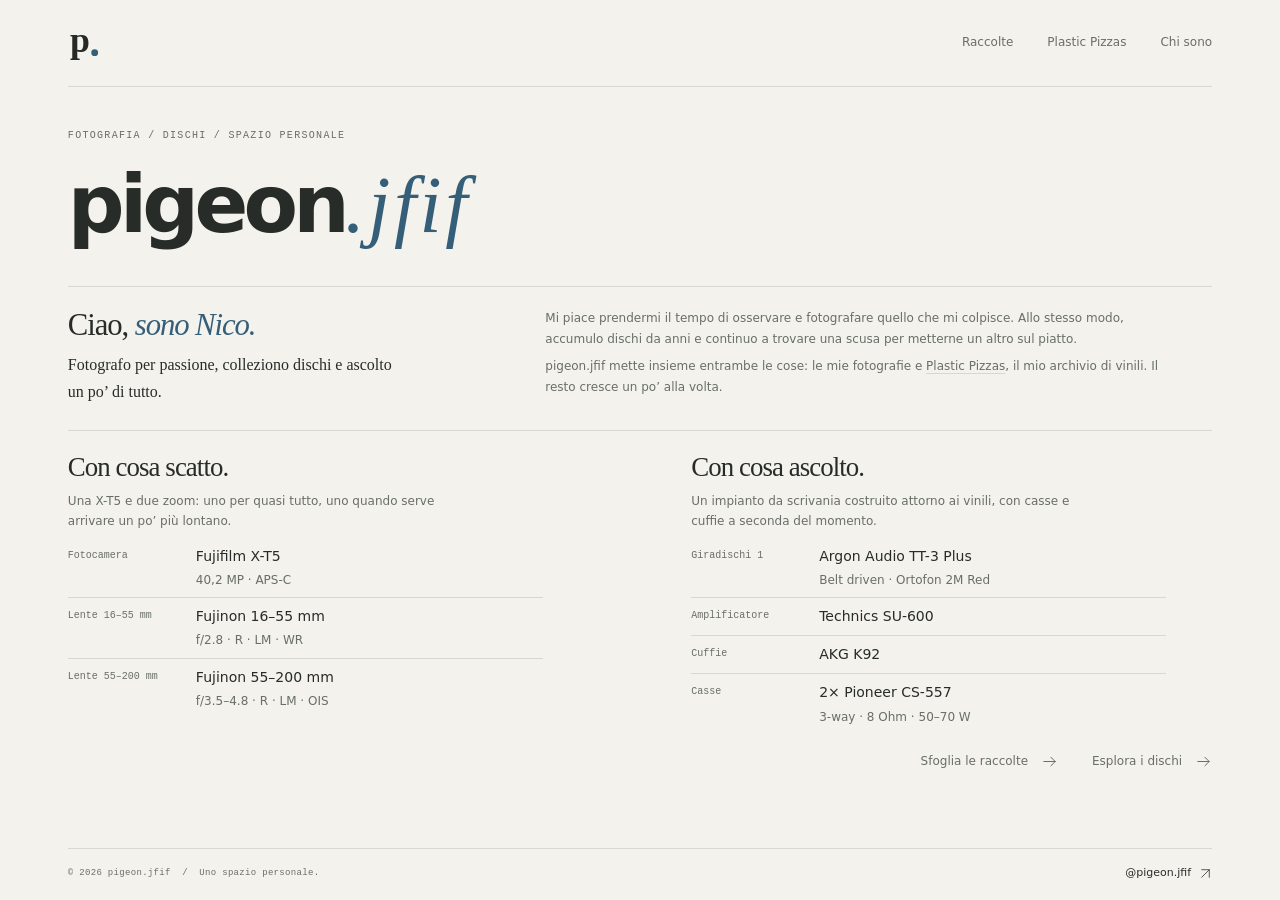
<file: index.html>
<!doctype html>
<!--
  PIGEON.JFIF - HTML STATICO CON CONTENUTI GIA' PRESENTI
  Modifica i testi in assets/data/site.js, gli scatti in photos.js,
  le raccolte in albums.js e lo stile in assets/css.
  Per i dischi: data/Dischi.csv e assets/data/records-config.js.
  Struttura: assets/js/pages.js e assets/js/records-view.js.
  node tools/build.js rigenera questa pagina; le modifiche dirette all'HTML
  verrebbero sovrascritte. Il sito NON richiede Node per essere visitato.
-->
<html lang="it">
<head>
  <meta charset="utf-8">
  <meta name="viewport" content="width=device-width, initial-scale=1, viewport-fit=cover">
  <meta name="theme-color" content="#f4f2ed">
  <meta name="color-scheme" content="light">
  <title>Spazio personale - pigeon.jfif</title>
  <meta name="description" content="pigeon.jfif. Lo spazio personale di Nico: fotografie e Plastic Pizzas, la collezione di dischi. Fotografo per passione, con Fujifilm.">
  <meta name="author" content="pigeon.jfif">
  <meta property="og:type" content="website">
  <meta property="og:title" content="Spazio personale - pigeon.jfif">
  <meta property="og:description" content="pigeon.jfif. Lo spazio personale di Nico: fotografie e Plastic Pizzas, la collezione di dischi. Fotografo per passione, con Fujifilm.">
  <meta property="og:image" content="./assets/og-cover.jpg">
  <meta property="og:image:width" content="1200">
  <meta property="og:image:height" content="630">
  <meta name="twitter:card" content="summary_large_image">
  
  <link rel="icon" type="image/svg+xml" href="./assets/favicon.svg">
  <link rel="stylesheet" href="./assets/css/theme.css?v=20260918-photoheadings1">
  <!-- Inter libero: unico caricamento font esterno. Disattivabile in fonts.css. -->
  <link rel="stylesheet" href="./assets/css/fonts.css?v=20260918-photoheadings1">
  <link rel="stylesheet" href="./assets/css/style.css?v=20260918-photoheadings1">
  
  <!-- Ordine importante: prima i dati, poi funzioni, pagine e interazioni. -->
  <script defer src="./assets/data/site.js?v=20260918-photoheadings1"></script>
  <script defer src="./assets/data/photos.js?v=20260918-photoheadings1"></script>
  <script defer src="./assets/data/albums.js?v=20260918-photoheadings1"></script>
  <script defer src="./assets/js/core.js?v=20260918-photoheadings1"></script>
  <script defer src="./assets/js/pages.js?v=20260918-photoheadings1"></script>
  
  <script defer src="./assets/js/viewer.js?v=20260918-photoheadings1"></script>
  <script defer src="./assets/js/app.js?v=20260918-photoheadings1"></script>
  
</head>
<body id="top" data-page="home" data-base="./" data-album="">
  <a class="skip-link" href="#main">Vai al contenuto</a>
  <header class="site-header" id="site-header">
    <div class="header-inner wrap">
      <!-- HEADER-01 | Unico collegamento Home nella barra: il simbolo p. -->
      <a href="./index.html" class="brand-home" aria-label="pigeon.jfif, pagina iniziale" aria-current="page">
        <img src="./assets/favicon.svg" width="44" height="44" alt="" decoding="async">
      </a>
      <button type="button" class="menu-toggle" data-action="menu" aria-controls="primary-nav" aria-expanded="false">Menu <svg viewBox="0 0 24 24" fill="none" stroke="currentColor" stroke-width="1.4" stroke-linecap="round" stroke-linejoin="round" aria-hidden="true"><path d="M12 5v14M5 12h14"/></svg></button>
      <!-- HEADER-02 | Raccolte, Plastic Pizzas e Chi sono. -->
      <nav id="primary-nav" class="primary-nav" aria-label="Navigazione principale">
        <a class="nav-link" href="./raccolte.html">Raccolte</a>
<a class="nav-link" href="./dischi.html">Plastic Pizzas</a>
<a class="nav-link" href="./info.html">Chi sono</a>
      </nav>
    </div>
  </header>
  <main id="main" tabindex="-1">
    <div class="wrap personal-home">
      <!-- HOME-01 | Firma principale. -->
      <header class="personal-intro">
        <p class="eyebrow">Fotografia / Dischi / Spazio personale</p>
        <h1 class="identity-wordmark" id="home-title">pigeon<span class="brand-extension">.jfif</span></h1>
      </header>
      <!-- HOME-02 | Saluto e presentazione generale: fotografia e dischi, senza cataloghi. -->
      <section class="personal-bio" aria-label="Presentazione">
        <div class="personal-bio-lead">
          <p class="home-greeting">Ciao, <em>sono Nico.</em></p>
          <p class="personal-lead">Fotografo per passione, colleziono dischi e ascolto un po’ di tutto.</p>
        </div>
        <div class="personal-bio-copy"><p>Mi piace prendermi il tempo di osservare e fotografare quello che mi colpisce. Allo stesso modo, accumulo dischi da anni e continuo a trovare una scusa per metterne un altro sul piatto.</p><p>pigeon.jfif mette insieme entrambe le cose: le mie fotografie e <a class="inline-records-link" href="./dischi.html">Plastic Pizzas</a>, il mio archivio di vinili. Il resto cresce un po’ alla volta.</p></div>
      </section>
      <!-- HOME-03 / HOME-04 | Fotografia e audio affiancati sul desktop. -->
      <div class="personal-systems">
        <section class="personal-system" aria-labelledby="home-photo-setup">
          <h2 id="home-photo-setup">Con cosa scatto.</h2>
          <p class="system-note">Una X-T5 e due zoom: uno per quasi tutto, uno quando serve arrivare un po’ più lontano.</p>
          <dl class="home-gear"><div class="home-gear-row">
      <dt>Fotocamera</dt>
      <dd><span class="home-gear-name">Fujifilm X-T5</span><span class="home-gear-detail">40,2 MP · APS-C</span></dd>
    </div><div class="home-gear-row">
      <dt>Lente 16–55 mm</dt>
      <dd><span class="home-gear-name">Fujinon 16–55 mm</span><span class="home-gear-detail">f/2.8 · R · LM · WR</span></dd>
    </div><div class="home-gear-row">
      <dt>Lente 55–200 mm</dt>
      <dd><span class="home-gear-name">Fujinon 55–200 mm</span><span class="home-gear-detail">f/3.5–4.8 · R · LM · OIS</span></dd>
    </div></dl>
        </section>
        <section class="personal-system personal-system--audio" aria-labelledby="home-audio-setup">
          <h2 id="home-audio-setup">Con cosa ascolto.</h2>
          <p class="system-note">Un impianto da scrivania costruito attorno ai vinili, con casse e cuffie a seconda del momento.</p>
          <dl class="home-gear"><div class="home-gear-row">
      <dt>Giradischi 1</dt>
      <dd><span class="home-gear-name">Argon Audio TT-3 Plus</span><span class="home-gear-detail">Belt driven · Ortofon 2M Red</span></dd>
    </div><div class="home-gear-row">
      <dt>Amplificatore</dt>
      <dd><span class="home-gear-name">Technics SU-600</span></dd>
    </div><div class="home-gear-row">
      <dt>Cuffie</dt>
      <dd><span class="home-gear-name">AKG K92</span></dd>
    </div><div class="home-gear-row">
      <dt>Casse</dt>
      <dd><span class="home-gear-name">2× Pioneer CS-557</span><span class="home-gear-detail">3-way · 8 Ohm · 50–70 W</span></dd>
    </div></dl>
        </section>
      </div>
      <!-- HOME-05 | Rimandi discreti ai due archivi. -->
      <div class="personal-collections"><a class="text-link" href="./raccolte.html">Sfoglia le raccolte <svg viewBox="0 0 24 24" fill="none" stroke="currentColor" stroke-width="1.4" stroke-linecap="round" stroke-linejoin="round" aria-hidden="true"><path d="M4 12h16m-6-6 6 6-6 6"/></svg></a><a class="text-link" href="./dischi.html">Esplora i dischi <svg viewBox="0 0 24 24" fill="none" stroke="currentColor" stroke-width="1.4" stroke-linecap="round" stroke-linejoin="round" aria-hidden="true"><path d="M4 12h16m-6-6 6 6-6 6"/></svg></a></div>
    </div>
  </main>
  <footer class="site-footer" id="site-footer">
    <div class="wrap">
    
    <div class="footer-bottom">
      <p>&copy; 2026 pigeon.jfif &nbsp;/&nbsp; Uno spazio personale.</p>
      <a class="footer-social" href="https://www.instagram.com/pigeon.jfif/" target="_blank" rel="noopener noreferrer">@pigeon.jfif <svg viewBox="0 0 24 24" fill="none" stroke="currentColor" stroke-width="1.4" stroke-linecap="round" stroke-linejoin="round" aria-hidden="true"><path d="M5 19 19 5M5 5h14v14"/></svg></a>
    </div>
  </div>
  </footer>
  <noscript>
    <style>
      .menu-toggle, .gallery-toolbar { display: none; }
      .site-header { height: auto; }
      .header-inner { min-height: 87px; flex-wrap: wrap; gap: 20px; padding-block: 20px; }
      .primary-nav { display: flex; position: static; flex-wrap: wrap; gap: 18px; padding: 0; border: 0; background: none; box-shadow: none; }
      .nav-link { font: 13px var(--sans); }
    </style>
    <p class="wrap" style="padding-block:24px;font-size:12px">JavaScript e' disattivato. Puoi leggere le pagine e aprire le immagini; filtri, ricerca e visualizzatore richiedono JavaScript.</p>
  </noscript>
</body>
</html>
</file>
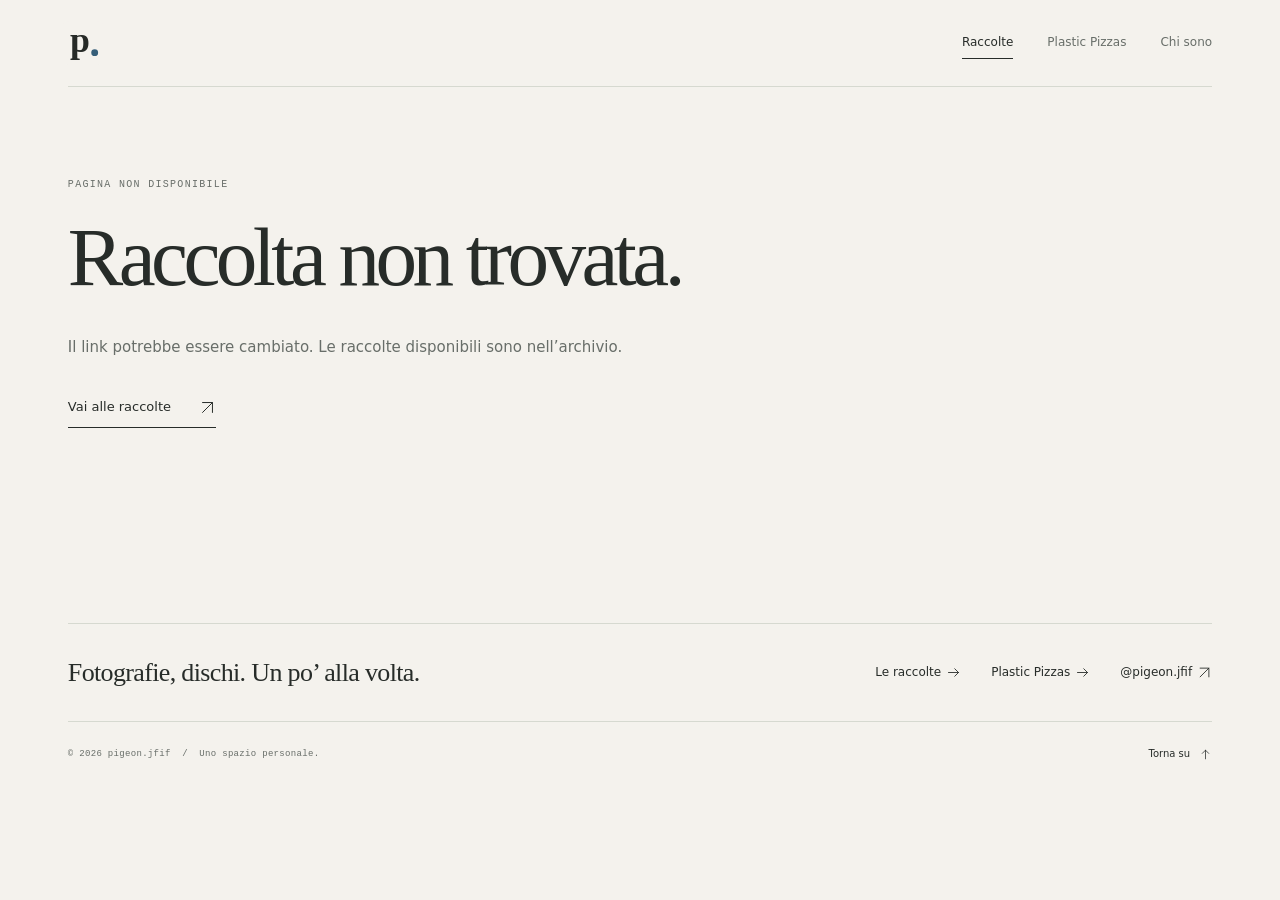
<file: album.html>
<!doctype html>
<!--
  PIGEON.JFIF - HTML STATICO CON CONTENUTI GIA' PRESENTI
  Modifica i testi in assets/data/site.js, gli scatti in photos.js,
  le raccolte in albums.js e lo stile in assets/css.
  Per i dischi: data/Dischi.csv e assets/data/records-config.js.
  Struttura: assets/js/pages.js e assets/js/records-view.js.
  node tools/build.js rigenera questa pagina; le modifiche dirette all'HTML
  verrebbero sovrascritte. Il sito NON richiede Node per essere visitato.
-->
<html lang="it">
<head>
  <meta charset="utf-8">
  <meta name="viewport" content="width=device-width, initial-scale=1, viewport-fit=cover">
  <meta name="theme-color" content="#f4f2ed">
  <meta name="color-scheme" content="light">
  <title>Raccolta - pigeon.jfif</title>
  <meta name="description" content="pigeon.jfif. Lo spazio personale di Nico: fotografie e Plastic Pizzas, la collezione di dischi. Fotografo per passione, con Fujifilm.">
  <meta name="author" content="pigeon.jfif">
  <meta property="og:type" content="website">
  <meta property="og:title" content="Raccolta - pigeon.jfif">
  <meta property="og:description" content="pigeon.jfif. Lo spazio personale di Nico: fotografie e Plastic Pizzas, la collezione di dischi. Fotografo per passione, con Fujifilm.">
  <meta property="og:image" content="./assets/og-cover.jpg">
  <meta property="og:image:width" content="1200">
  <meta property="og:image:height" content="630">
  <meta name="twitter:card" content="summary_large_image">
  <meta name="robots" content="noindex,follow">
  <link rel="icon" type="image/svg+xml" href="./assets/favicon.svg">
  <link rel="stylesheet" href="./assets/css/theme.css?v=20260918-photoheadings1">
  <!-- Inter libero: unico caricamento font esterno. Disattivabile in fonts.css. -->
  <link rel="stylesheet" href="./assets/css/fonts.css?v=20260918-photoheadings1">
  <link rel="stylesheet" href="./assets/css/style.css?v=20260918-photoheadings1">
  
  <!-- Ordine importante: prima i dati, poi funzioni, pagine e interazioni. -->
  <script defer src="./assets/data/site.js?v=20260918-photoheadings1"></script>
  <script defer src="./assets/data/photos.js?v=20260918-photoheadings1"></script>
  <script defer src="./assets/data/albums.js?v=20260918-photoheadings1"></script>
  <script defer src="./assets/js/core.js?v=20260918-photoheadings1"></script>
  <script defer src="./assets/js/pages.js?v=20260918-photoheadings1"></script>
  
  <script defer src="./assets/js/viewer.js?v=20260918-photoheadings1"></script>
  <script defer src="./assets/js/app.js?v=20260918-photoheadings1"></script>
  
</head>
<body id="top" data-page="album" data-base="./" data-album="">
  <a class="skip-link" href="#main">Vai al contenuto</a>
  <header class="site-header" id="site-header">
    <div class="header-inner wrap">
      <!-- HEADER-01 | Unico collegamento Home nella barra: il simbolo p. -->
      <a href="./index.html" class="brand-home" aria-label="pigeon.jfif, pagina iniziale">
        <img src="./assets/favicon.svg" width="44" height="44" alt="" decoding="async">
      </a>
      <button type="button" class="menu-toggle" data-action="menu" aria-controls="primary-nav" aria-expanded="false">Menu <svg viewBox="0 0 24 24" fill="none" stroke="currentColor" stroke-width="1.4" stroke-linecap="round" stroke-linejoin="round" aria-hidden="true"><path d="M12 5v14M5 12h14"/></svg></button>
      <!-- HEADER-02 | Raccolte, Plastic Pizzas e Chi sono. -->
      <nav id="primary-nav" class="primary-nav" aria-label="Navigazione principale">
        <a class="nav-link" href="./raccolte.html" aria-current="location">Raccolte</a>
<a class="nav-link" href="./dischi.html">Plastic Pizzas</a>
<a class="nav-link" href="./info.html">Chi sono</a>
      </nav>
    </div>
  </header>
  <main id="main" tabindex="-1">
    <div class="wrap"><section class="not-found page-intro"><p class="eyebrow">Pagina non disponibile</p><h1 class="page-title">Raccolta non trovata.</h1><p>Il link potrebbe essere cambiato. Le raccolte disponibili sono nell’archivio.</p><a class="arrow-link" href="./raccolte.html">Vai alle raccolte <svg viewBox="0 0 24 24" fill="none" stroke="currentColor" stroke-width="1.4" stroke-linecap="round" stroke-linejoin="round" aria-hidden="true"><path d="M5 19 19 5M5 5h14v14"/></svg></a></section></div>
  </main>
  <footer class="site-footer" id="site-footer">
    <div class="wrap">
    <div class="footer-top">
      <p class="footer-message">Fotografie, dischi. Un po’ alla volta.</p>
      <div class="footer-links">
        <a href="./raccolte.html">Le raccolte <svg viewBox="0 0 24 24" fill="none" stroke="currentColor" stroke-width="1.4" stroke-linecap="round" stroke-linejoin="round" aria-hidden="true"><path d="M4 12h16m-6-6 6 6-6 6"/></svg></a>
        <a href="./dischi.html">Plastic Pizzas <svg viewBox="0 0 24 24" fill="none" stroke="currentColor" stroke-width="1.4" stroke-linecap="round" stroke-linejoin="round" aria-hidden="true"><path d="M4 12h16m-6-6 6 6-6 6"/></svg></a>
        <a href="https://www.instagram.com/pigeon.jfif/" target="_blank" rel="noopener noreferrer">@pigeon.jfif <svg viewBox="0 0 24 24" fill="none" stroke="currentColor" stroke-width="1.4" stroke-linecap="round" stroke-linejoin="round" aria-hidden="true"><path d="M5 19 19 5M5 5h14v14"/></svg></a>
      </div>
    </div>
    <div class="footer-bottom">
      <p>&copy; 2026 pigeon.jfif &nbsp;/&nbsp; Uno spazio personale.</p>
      <a class="top-button" href="#top">Torna su <svg viewBox="0 0 24 24" fill="none" stroke="currentColor" stroke-width="1.4" stroke-linecap="round" stroke-linejoin="round" aria-hidden="true"><path d="M12 20V4m-6 6 6-6 6 6"/></svg></a>
    </div>
  </div>
  </footer>
  <noscript>
    <style>
      .menu-toggle, .gallery-toolbar { display: none; }
      .site-header { height: auto; }
      .header-inner { min-height: 87px; flex-wrap: wrap; gap: 20px; padding-block: 20px; }
      .primary-nav { display: flex; position: static; flex-wrap: wrap; gap: 18px; padding: 0; border: 0; background: none; box-shadow: none; }
      .nav-link { font: 13px var(--sans); }
    </style>
    <p class="wrap" style="padding-block:24px;font-size:12px">JavaScript e' disattivato. Puoi leggere le pagine e aprire le immagini; filtri, ricerca e visualizzatore richiedono JavaScript.</p>
  </noscript>
</body>
</html>
</file>
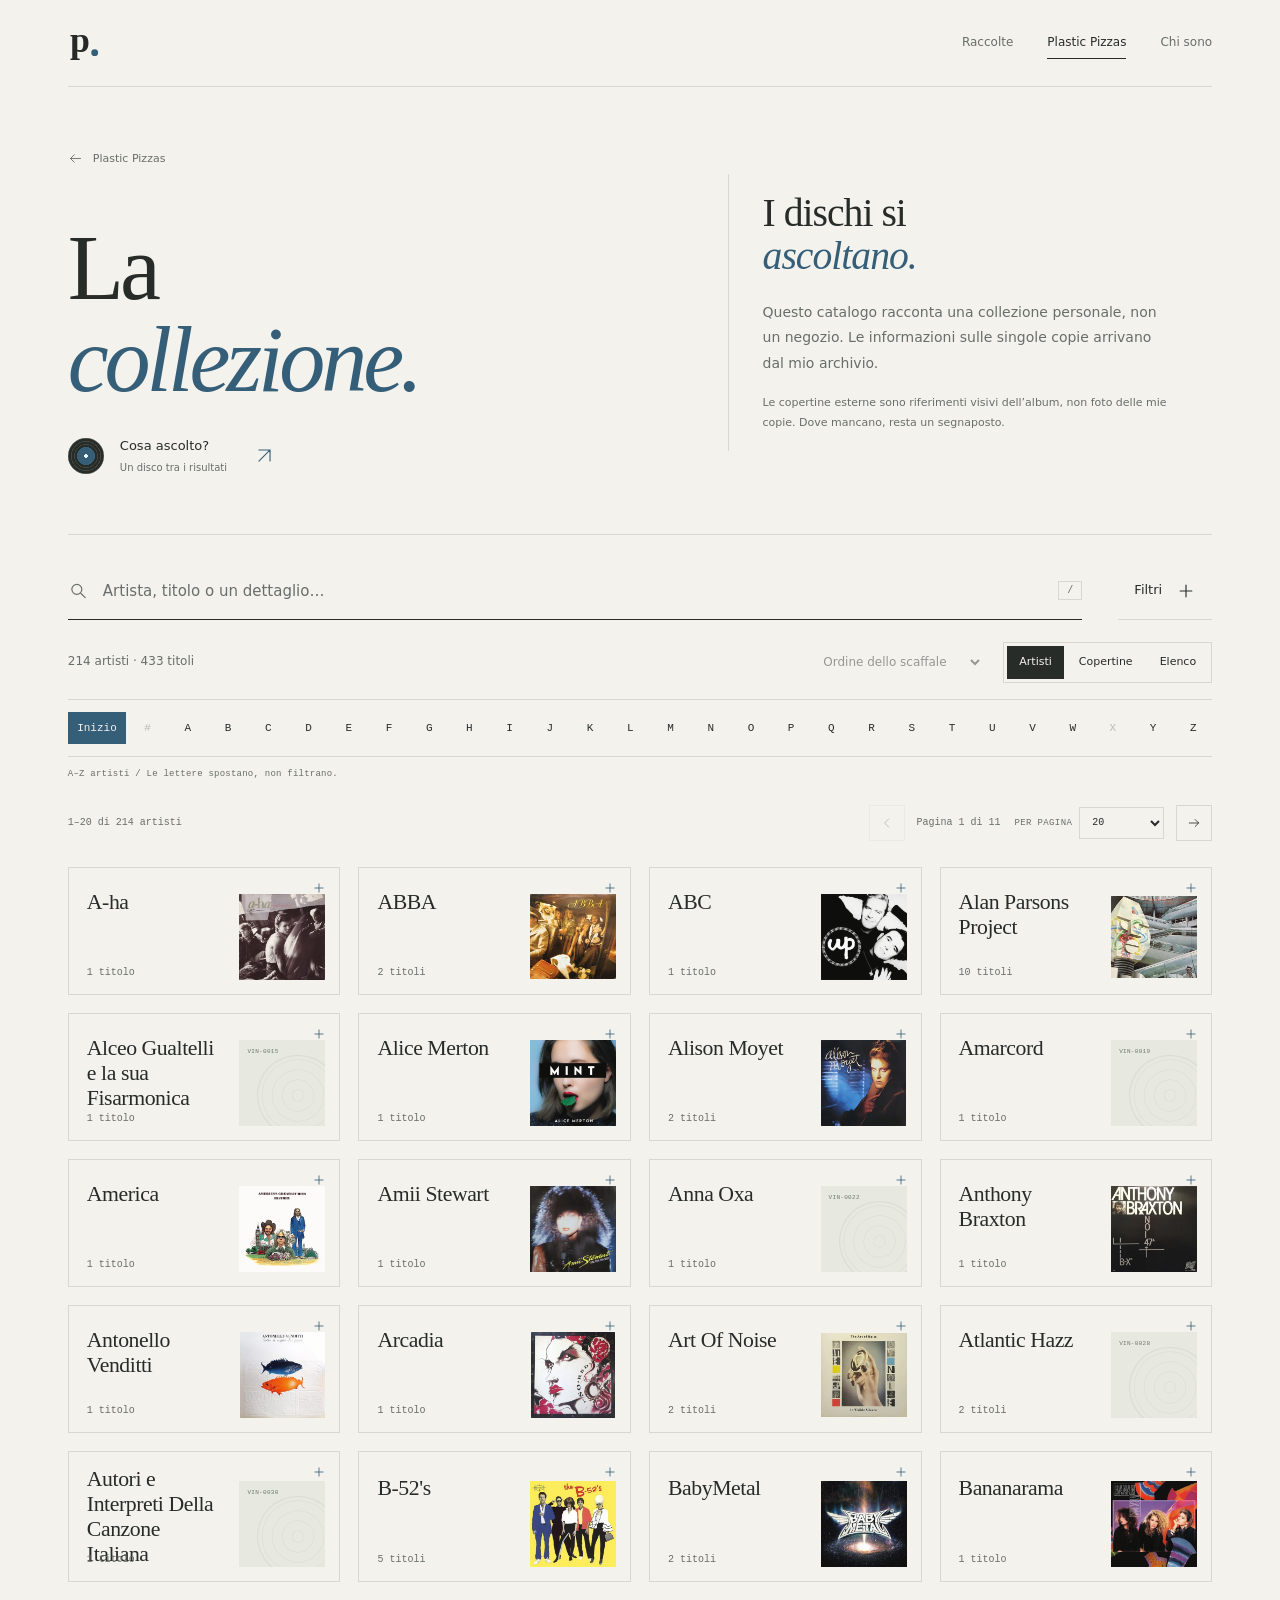
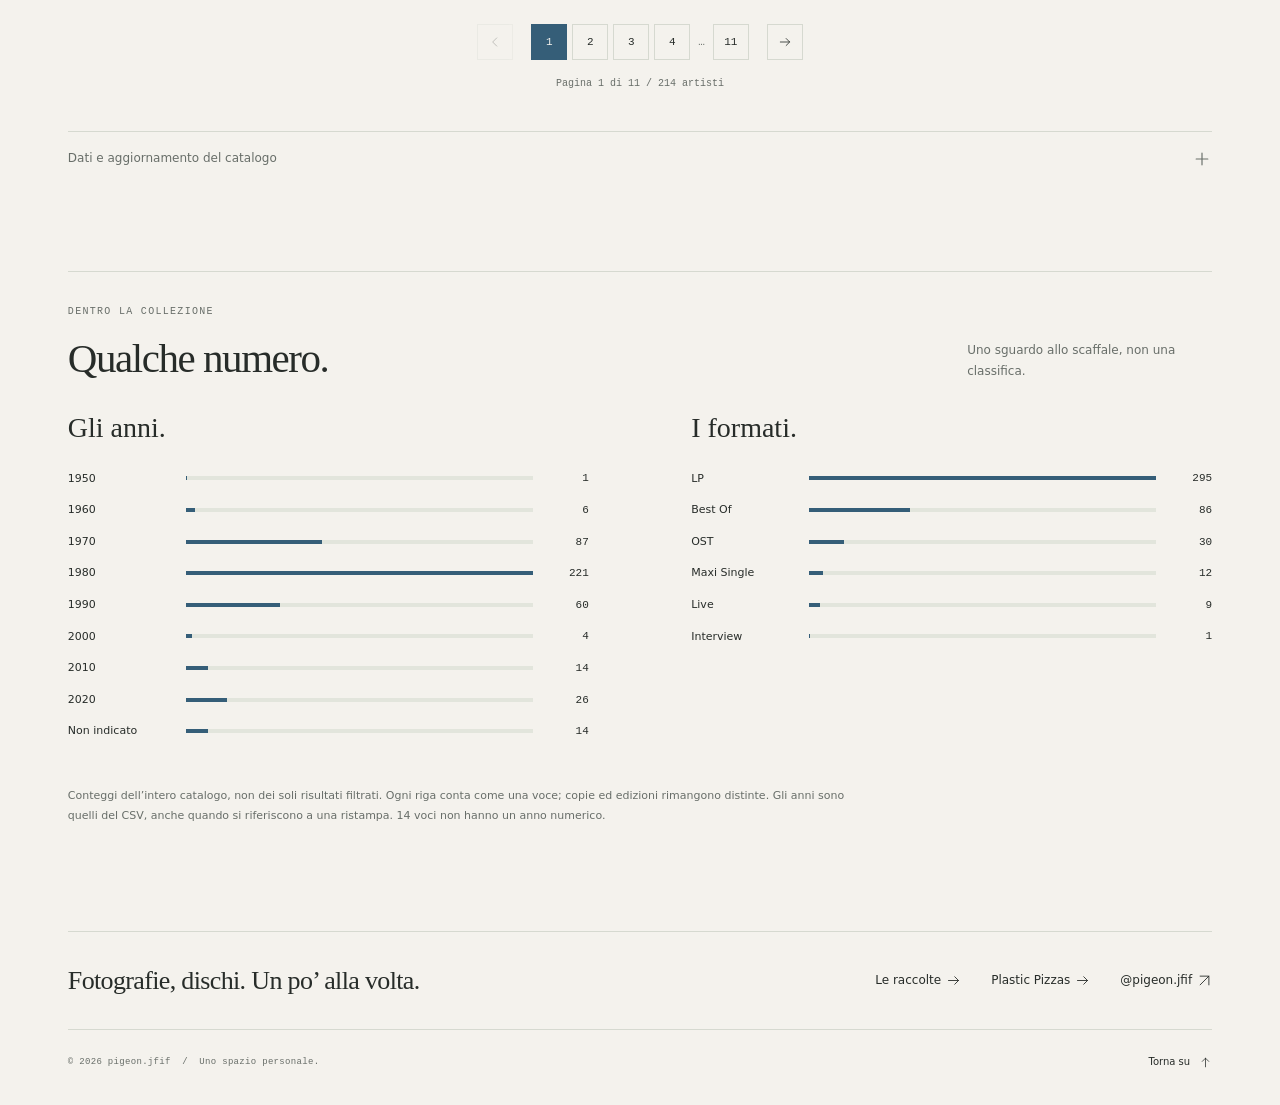
<file: collezione.html>
<!doctype html>
<!--
  PIGEON.JFIF - HTML STATICO CON CONTENUTI GIA' PRESENTI
  Modifica i testi in assets/data/site.js, gli scatti in photos.js,
  le raccolte in albums.js e lo stile in assets/css.
  Per i dischi: data/Dischi.csv e assets/data/records-config.js.
  Struttura: assets/js/pages.js e assets/js/records-view.js.
  node tools/build.js rigenera questa pagina; le modifiche dirette all'HTML
  verrebbero sovrascritte. Il sito NON richiede Node per essere visitato.
-->
<html lang="it">
<head>
  <meta charset="utf-8">
  <meta name="viewport" content="width=device-width, initial-scale=1, viewport-fit=cover">
  <meta name="theme-color" content="#f4f2ed">
  <meta name="color-scheme" content="light">
  <title>La collezione - Plastic Pizzas - pigeon.jfif</title>
  <meta name="description" content="La collezione di dischi di Nico: artisti, album, dettagli delle copie e qualche numero dallo scaffale.">
  <meta name="author" content="pigeon.jfif">
  <meta property="og:type" content="website">
  <meta property="og:title" content="La collezione - Plastic Pizzas - pigeon.jfif">
  <meta property="og:description" content="La collezione di dischi di Nico: artisti, album, dettagli delle copie e qualche numero dallo scaffale.">
  <meta property="og:image" content="./assets/og-cover.jpg">
  <meta property="og:image:width" content="1200">
  <meta property="og:image:height" content="630">
  <meta name="twitter:card" content="summary_large_image">
  
  <link rel="icon" type="image/svg+xml" href="./assets/favicon.svg">
  <link rel="stylesheet" href="./assets/css/theme.css?v=20260918-photoheadings1">
  <!-- Inter libero: unico caricamento font esterno. Disattivabile in fonts.css. -->
  <link rel="stylesheet" href="./assets/css/fonts.css?v=20260918-photoheadings1">
  <link rel="stylesheet" href="./assets/css/style.css?v=20260918-photoheadings1">
  <link rel="stylesheet" href="./assets/css/records.css?v=20260917-zipcovers1">
  <!-- Ordine importante: prima i dati, poi funzioni, pagine e interazioni. -->
  <script defer src="./assets/data/site.js?v=20260918-photoheadings1"></script>
  <script defer src="./assets/data/photos.js?v=20260918-photoheadings1"></script>
  <script defer src="./assets/data/albums.js?v=20260918-photoheadings1"></script>
  <script defer src="./assets/js/core.js?v=20260918-photoheadings1"></script>
  <script defer src="./assets/js/pages.js?v=20260918-photoheadings1"></script>
  <script defer src="./assets/js/records-model.js?v=20260917-zipcovers1"></script>
  <script defer src="./assets/data/records-config.js?v=20260917-zipcovers1"></script>
  <script defer src="./assets/data/record-covers.js?v=20260917-zipcovers1"></script>
  <script defer src="./assets/data/records.js?v=20260917-zipcovers1"></script>
  <script defer src="./assets/js/records-cover-archives.js?v=20260917-zipcovers1"></script>
  <script defer src="./assets/js/records-view.js?v=20260917-zipcovers1"></script>
  <script defer src="./assets/js/viewer.js?v=20260918-photoheadings1"></script>
  <script defer src="./assets/js/app.js?v=20260918-photoheadings1"></script>
  <script defer src="./assets/js/records-app.js?v=20260917-zipcovers1"></script>
</head>
<body id="top" data-page="record-collection" data-base="./" data-album="">
  <a class="skip-link" href="#main">Vai al contenuto</a>
  <header class="site-header" id="site-header">
    <div class="header-inner wrap">
      <!-- HEADER-01 | Unico collegamento Home nella barra: il simbolo p. -->
      <a href="./index.html" class="brand-home" aria-label="pigeon.jfif, pagina iniziale">
        <img src="./assets/favicon.svg" width="44" height="44" alt="" decoding="async">
      </a>
      <button type="button" class="menu-toggle" data-action="menu" aria-controls="primary-nav" aria-expanded="false">Menu <svg viewBox="0 0 24 24" fill="none" stroke="currentColor" stroke-width="1.4" stroke-linecap="round" stroke-linejoin="round" aria-hidden="true"><path d="M12 5v14M5 12h14"/></svg></button>
      <!-- HEADER-02 | Raccolte, Plastic Pizzas e Chi sono. -->
      <nav id="primary-nav" class="primary-nav" aria-label="Navigazione principale">
        <a class="nav-link" href="./raccolte.html">Raccolte</a>
<a class="nav-link" href="./dischi.html" aria-current="location">Plastic Pizzas</a>
<a class="nav-link" href="./info.html">Chi sono</a>
      </nav>
    </div>
  </header>
  <main id="main" tabindex="-1">
    <div class="wrap records-page records-collection">
      <header class="r-collection-intro">
        <div class="r-collection-title"><a class="breadcrumb" href="./dischi.html"><svg viewBox="0 0 24 24" fill="none" stroke="currentColor" stroke-width="1.4" stroke-linecap="round" stroke-linejoin="round" aria-hidden="true"><path d="M20 12H4m6-6-6 6 6 6"/></svg> Plastic Pizzas</a><h1 id="collection-title">La<br><em>collezione.</em></h1><button class="r-random" type="button" data-r-action="random"><span class="r-random-disc" aria-hidden="true"></span><span>Cosa ascolto?<small>Un disco tra i risultati</small></span><svg viewBox="0 0 24 24" fill="none" stroke="currentColor" stroke-width="1.4" stroke-linecap="round" stroke-linejoin="round" aria-hidden="true"><path d="M5 19 19 5M5 5h14v14"/></svg></button></div>
        <aside class="r-collection-note" aria-labelledby="listening-title"><h2 id="listening-title">I dischi si<br><em>ascoltano.</em></h2><p>Questo catalogo racconta una collezione personale, non un negozio. Le informazioni sulle singole copie arrivano dal mio archivio.</p><p class="r-source-note">Le copertine esterne sono riferimenti visivi dell’album, non foto delle mie copie. Dove mancano, resta un segnaposto.</p></aside>
      </header>
      <!-- DISCHI-03 / Ricerca inline, filtri espliciti, niente overlay di ricerca -->
      <section class="r-catalog" id="catalogo" aria-labelledby="collection-title">
        <div class="r-controls"><label class="r-search"><svg viewBox="0 0 24 24" fill="none" stroke="currentColor" stroke-width="1.4" stroke-linecap="round" stroke-linejoin="round" aria-hidden="true"><circle cx="10" cy="10" r="6"/><path d="m15 15 5 5"/></svg><span class="sr-only">Cerca nel catalogo per artista, titolo, codice o dettaglio</span><input id="record-search" type="search" placeholder="Artista, titolo o un dettaglio…" autocomplete="off" aria-controls="record-results"><kbd aria-hidden="true">/</kbd></label>
          <details class="r-filter-details"><summary>Filtri <svg viewBox="0 0 24 24" fill="none" stroke="currentColor" stroke-width="1.4" stroke-linecap="round" stroke-linejoin="round" aria-hidden="true"><path d="M12 5v14M5 12h14"/></svg><span id="record-filter-badge"></span></summary><div class="r-filters">
            <label>Formato<select data-r-filter="format"><option value="">Tutti i formati</option><option value="Best Of">Best Of</option><option value="Interview">Interview</option><option value="Live">Live</option><option value="LP">LP</option><option value="Maxi Single">Maxi Single</option><option value="OST">OST</option></select></label><label>Decennio<select data-r-filter="decade"><option value="">Tutti gli anni</option><option value="2020">Anni 2020</option><option value="2010">Anni 2010</option><option value="2000">Anni 2000</option><option value="1990">Anni 1990</option><option value="1980">Anni 1980</option><option value="1970">Anni 1970</option><option value="1960">Anni 1960</option><option value="1950">Anni 1950</option><option value="unknown">Anno non indicato</option></select></label><label>Paese<select data-r-filter="country"><option value="">Tutti i paesi</option><option value="CA">CA</option><option value="DE">DE</option><option value="FR">FR</option><option value="IT">IT</option><option value="JP">JP</option><option value="NL">NL</option><option value="RS">RS</option><option value="UK">UK</option><option value="US">US</option><option value="YU">YU</option><option value="unknown">Paese non indicato</option></select></label><label>Sezione<select data-r-filter="section"><option value="">Tutte le sezioni</option><option value="main">Catalogo principale</option><option value="ost">Colonne sonore</option><option value="various">Various Artists</option><option value="il-rock">Il Rock</option></select></label>
            <label>Dettagli della copia<select data-r-filter="edition"><option value="">Tutte le copie</option><option value="notes">Con note aggiuntive</option><option value="colors">Campo colori compilato</option><option value="remaster">Remaster nelle note</option></select></label>
            <p class="r-filter-help">Formati e informazioni sono quelli del CSV. Nessun genere musicale assegnato automaticamente.</p>
          </div></details>
        </div>
        <div class="r-catalog-options"><p id="record-result-count" role="status" aria-live="polite">214 artisti · 433 titoli</p><div class="r-view-options"><label class="r-sort"><span class="sr-only">Ordina i dischi</span><select id="record-order"><option value="shelf">Ordine dello scaffale</option><option value="recent">Anno decrescente</option><option value="oldest">Anno crescente</option><option value="title">Titolo A–Z</option></select></label><div class="r-view-switch" role="group" aria-label="Vista catalogo"><button type="button" data-record-view="artists" aria-pressed="true">Artisti</button><button type="button" data-record-view="albums" aria-pressed="false">Copertine</button><button type="button" data-record-view="list" aria-pressed="false">Elenco</button></div></div></div>
        <!-- DISCHI-04 / A-Z: salto alla pagina e al primo artista o TITOLO -->
        <nav class="r-alphabet" id="record-alphabet" aria-label="Indice alfabetico del catalogo"><button type="button" data-r-letter="" aria-current="location"  aria-label="Vai all'inizio del catalogo">Inizio</button><button type="button" data-r-letter="#"  disabled aria-label="Vai al primo artista con iniziale #">#</button><button type="button" data-r-letter="A"   aria-label="Vai al primo artista con iniziale A">A</button><button type="button" data-r-letter="B"   aria-label="Vai al primo artista con iniziale B">B</button><button type="button" data-r-letter="C"   aria-label="Vai al primo artista con iniziale C">C</button><button type="button" data-r-letter="D"   aria-label="Vai al primo artista con iniziale D">D</button><button type="button" data-r-letter="E"   aria-label="Vai al primo artista con iniziale E">E</button><button type="button" data-r-letter="F"   aria-label="Vai al primo artista con iniziale F">F</button><button type="button" data-r-letter="G"   aria-label="Vai al primo artista con iniziale G">G</button><button type="button" data-r-letter="H"   aria-label="Vai al primo artista con iniziale H">H</button><button type="button" data-r-letter="I"   aria-label="Vai al primo artista con iniziale I">I</button><button type="button" data-r-letter="J"   aria-label="Vai al primo artista con iniziale J">J</button><button type="button" data-r-letter="K"   aria-label="Vai al primo artista con iniziale K">K</button><button type="button" data-r-letter="L"   aria-label="Vai al primo artista con iniziale L">L</button><button type="button" data-r-letter="M"   aria-label="Vai al primo artista con iniziale M">M</button><button type="button" data-r-letter="N"   aria-label="Vai al primo artista con iniziale N">N</button><button type="button" data-r-letter="O"   aria-label="Vai al primo artista con iniziale O">O</button><button type="button" data-r-letter="P"   aria-label="Vai al primo artista con iniziale P">P</button><button type="button" data-r-letter="Q"   aria-label="Vai al primo artista con iniziale Q">Q</button><button type="button" data-r-letter="R"   aria-label="Vai al primo artista con iniziale R">R</button><button type="button" data-r-letter="S"   aria-label="Vai al primo artista con iniziale S">S</button><button type="button" data-r-letter="T"   aria-label="Vai al primo artista con iniziale T">T</button><button type="button" data-r-letter="U"   aria-label="Vai al primo artista con iniziale U">U</button><button type="button" data-r-letter="V"   aria-label="Vai al primo artista con iniziale V">V</button><button type="button" data-r-letter="W"   aria-label="Vai al primo artista con iniziale W">W</button><button type="button" data-r-letter="X"  disabled aria-label="Vai al primo artista con iniziale X">X</button><button type="button" data-r-letter="Y"   aria-label="Vai al primo artista con iniziale Y">Y</button><button type="button" data-r-letter="Z"   aria-label="Vai al primo artista con iniziale Z">Z</button></nav>
        <p class="r-alphabet-note" id="record-alphabet-note">A–Z artisti / Le lettere spostano, non filtrano.</p>
        <div id="record-chips" class="r-chips" aria-label="Filtri attivi"></div>
        <!-- DISCHI-05 / Tre viste, tutte alimentate dagli stessi record -->
        <div class="r-pagebar" id="record-pagebar" tabindex="-1"><p class="r-page-range">1–20 di 214 artisti</p><nav class="r-page-quick" aria-label="Cambio pagina rapido"><button type="button" data-r-page="0" aria-label="Pagina precedente" disabled ><svg viewBox="0 0 24 24" fill="none" stroke="currentColor" stroke-width="1.4" stroke-linecap="round" stroke-linejoin="round" aria-hidden="true"><path d="m15 5-7 7 7 7"/></svg></button><span>Pagina 1 di 11</span><label class="r-page-size"><span>Per pagina</span><select data-r-page-size aria-label="Elementi per pagina"><option value="20" selected>20</option><option value="40" >40</option><option value="all" >Tutti</option></select></label><button type="button" data-r-page="2" aria-label="Pagina successiva"  ><svg viewBox="0 0 24 24" fill="none" stroke="currentColor" stroke-width="1.4" stroke-linecap="round" stroke-linejoin="round" aria-hidden="true"><path d="M4 12h16m-6-6 6 6-6 6"/></svg></button></nav></div>
        <p class="sr-only" id="record-navigation-status" role="status"></p>
        <div id="record-results"><div class="r-artists-grid"><div class="r-artist-row"><button type="button" class="r-artist-card" id="artist-toggle-VIN-0001" data-r-artist="a-ha" aria-expanded="false" aria-controls="artist-panel-VIN-0001" aria-label="Apri i dischi di A-ha">
      <span class="r-artist-indicator" aria-hidden="true"><svg viewBox="0 0 24 24" fill="none" stroke="currentColor" stroke-width="1.4" stroke-linecap="round" stroke-linejoin="round" aria-hidden="true"><path d="M12 5v14M5 12h14"/></svg></span>
      <span class="r-artist-main"><span class="r-artist-name">A-ha</span><span class="r-art r-art--source" aria-hidden="true">
      <span class="r-placeholder"><span class="r-placeholder-code">VIN-0001</span><span class="r-placeholder-circle"></span><span class="r-placeholder-copy"><span>A-ha</span><strong>Hunting High And Low</strong></span><span class="r-placeholder-label">Copertina da aggiungere</span></span>
      <img data-r-cover data-cover-id="VIN-0001" data-r-archive="assets/covers/packs/thumbs/covers-0001-0050.zip" data-r-entry="VIN-0001.webp" data-r-cover-key="zip:assets/covers/packs/thumbs/covers-0001-0050.zip#VIN-0001.webp" alt="" width="600" height="595" loading="lazy" decoding="async" referrerpolicy="no-referrer">
    </span></span>
      <span class="r-artist-bottom"><span>1 titolo</span></span>
    </button><button type="button" class="r-artist-card" id="artist-toggle-VIN-0002" data-r-artist="abba" aria-expanded="false" aria-controls="artist-panel-VIN-0002" aria-label="Apri i dischi di ABBA">
      <span class="r-artist-indicator" aria-hidden="true"><svg viewBox="0 0 24 24" fill="none" stroke="currentColor" stroke-width="1.4" stroke-linecap="round" stroke-linejoin="round" aria-hidden="true"><path d="M12 5v14M5 12h14"/></svg></span>
      <span class="r-artist-main"><span class="r-artist-name">ABBA</span><span class="r-art r-art--source" aria-hidden="true">
      <span class="r-placeholder"><span class="r-placeholder-code">VIN-0002</span><span class="r-placeholder-circle"></span><span class="r-placeholder-copy"><span>ABBA</span><strong>ABBA</strong></span><span class="r-placeholder-label">Copertina da aggiungere</span></span>
      <img data-r-cover data-cover-id="VIN-0002" data-r-archive="assets/covers/packs/thumbs/covers-0001-0050.zip" data-r-entry="VIN-0002.webp" data-r-cover-key="zip:assets/covers/packs/thumbs/covers-0001-0050.zip#VIN-0002.webp" alt="" width="600" height="592" loading="lazy" decoding="async" referrerpolicy="no-referrer">
    </span></span>
      <span class="r-artist-bottom"><span>2 titoli</span></span>
    </button><button type="button" class="r-artist-card" id="artist-toggle-VIN-0004" data-r-artist="abc" aria-expanded="false" aria-controls="artist-panel-VIN-0004" aria-label="Apri i dischi di ABC">
      <span class="r-artist-indicator" aria-hidden="true"><svg viewBox="0 0 24 24" fill="none" stroke="currentColor" stroke-width="1.4" stroke-linecap="round" stroke-linejoin="round" aria-hidden="true"><path d="M12 5v14M5 12h14"/></svg></span>
      <span class="r-artist-main"><span class="r-artist-name">ABC</span><span class="r-art r-art--source" aria-hidden="true">
      <span class="r-placeholder"><span class="r-placeholder-code">VIN-0004</span><span class="r-placeholder-circle"></span><span class="r-placeholder-copy"><span>ABC</span><strong>UP</strong></span><span class="r-placeholder-label">Copertina da aggiungere</span></span>
      <img data-r-cover data-cover-id="VIN-0004" data-r-archive="assets/covers/packs/thumbs/covers-0001-0050.zip" data-r-entry="VIN-0004.webp" data-r-cover-key="zip:assets/covers/packs/thumbs/covers-0001-0050.zip#VIN-0004.webp" alt="" width="600" height="600" loading="lazy" decoding="async" referrerpolicy="no-referrer">
    </span></span>
      <span class="r-artist-bottom"><span>1 titolo</span></span>
    </button><button type="button" class="r-artist-card" id="artist-toggle-VIN-0005" data-r-artist="alan parsons project" aria-expanded="false" aria-controls="artist-panel-VIN-0005" aria-label="Apri i dischi di Alan Parsons Project">
      <span class="r-artist-indicator" aria-hidden="true"><svg viewBox="0 0 24 24" fill="none" stroke="currentColor" stroke-width="1.4" stroke-linecap="round" stroke-linejoin="round" aria-hidden="true"><path d="M12 5v14M5 12h14"/></svg></span>
      <span class="r-artist-main"><span class="r-artist-name">Alan Parsons Project</span><span class="r-art r-art--source" aria-hidden="true">
      <span class="r-placeholder"><span class="r-placeholder-code">VIN-0006</span><span class="r-placeholder-circle"></span><span class="r-placeholder-copy"><span>Alan Parsons Project</span><strong>I Robot</strong></span><span class="r-placeholder-label">Copertina da aggiungere</span></span>
      <img data-r-cover data-cover-id="VIN-0006" data-r-archive="assets/covers/packs/thumbs/covers-0001-0050.zip" data-r-entry="VIN-0006.webp" data-r-cover-key="zip:assets/covers/packs/thumbs/covers-0001-0050.zip#VIN-0006.webp" alt="" width="600" height="571" loading="lazy" decoding="async" referrerpolicy="no-referrer">
    </span></span>
      <span class="r-artist-bottom"><span>10 titoli</span></span>
    </button><section class="r-artist-panel" id="artist-panel-VIN-0001" data-r-panel="a-ha" aria-labelledby="artist-toggle-VIN-0001" hidden></section><section class="r-artist-panel" id="artist-panel-VIN-0002" data-r-panel="abba" aria-labelledby="artist-toggle-VIN-0002" hidden></section><section class="r-artist-panel" id="artist-panel-VIN-0004" data-r-panel="abc" aria-labelledby="artist-toggle-VIN-0004" hidden></section><section class="r-artist-panel" id="artist-panel-VIN-0005" data-r-panel="alan parsons project" aria-labelledby="artist-toggle-VIN-0005" hidden></section></div><div class="r-artist-row"><button type="button" class="r-artist-card" id="artist-toggle-VIN-0015" data-r-artist="alceo gualtelli e la sua fisarmonica" aria-expanded="false" aria-controls="artist-panel-VIN-0015" aria-label="Apri i dischi di Alceo Gualtelli e la sua Fisarmonica">
      <span class="r-artist-indicator" aria-hidden="true"><svg viewBox="0 0 24 24" fill="none" stroke="currentColor" stroke-width="1.4" stroke-linecap="round" stroke-linejoin="round" aria-hidden="true"><path d="M12 5v14M5 12h14"/></svg></span>
      <span class="r-artist-main"><span class="r-artist-name">Alceo Gualtelli e la sua Fisarmonica</span><span class="r-art" aria-hidden="true">
      <span class="r-placeholder"><span class="r-placeholder-code">VIN-0015</span><span class="r-placeholder-circle"></span><span class="r-placeholder-copy"><span>Alceo Gualtelli e la sua Fisarmonica</span><strong>Balla Con Me</strong></span><span class="r-placeholder-label">Copertina da aggiungere</span></span>
      
    </span></span>
      <span class="r-artist-bottom"><span>1 titolo</span></span>
    </button><button type="button" class="r-artist-card" id="artist-toggle-VIN-0016" data-r-artist="alice merton" aria-expanded="false" aria-controls="artist-panel-VIN-0016" aria-label="Apri i dischi di Alice Merton">
      <span class="r-artist-indicator" aria-hidden="true"><svg viewBox="0 0 24 24" fill="none" stroke="currentColor" stroke-width="1.4" stroke-linecap="round" stroke-linejoin="round" aria-hidden="true"><path d="M12 5v14M5 12h14"/></svg></span>
      <span class="r-artist-main"><span class="r-artist-name">Alice Merton</span><span class="r-art r-art--source" aria-hidden="true">
      <span class="r-placeholder"><span class="r-placeholder-code">VIN-0016</span><span class="r-placeholder-circle"></span><span class="r-placeholder-copy"><span>Alice Merton</span><strong>Mint</strong></span><span class="r-placeholder-label">Copertina da aggiungere</span></span>
      <img data-r-cover data-cover-id="VIN-0016" data-r-archive="assets/covers/packs/thumbs/covers-0001-0050.zip" data-r-entry="VIN-0016.webp" data-r-cover-key="zip:assets/covers/packs/thumbs/covers-0001-0050.zip#VIN-0016.webp" alt="" width="600" height="600" loading="lazy" decoding="async" referrerpolicy="no-referrer">
    </span></span>
      <span class="r-artist-bottom"><span>1 titolo</span></span>
    </button><button type="button" class="r-artist-card" id="artist-toggle-VIN-0017" data-r-artist="alison moyet" aria-expanded="false" aria-controls="artist-panel-VIN-0017" aria-label="Apri i dischi di Alison Moyet">
      <span class="r-artist-indicator" aria-hidden="true"><svg viewBox="0 0 24 24" fill="none" stroke="currentColor" stroke-width="1.4" stroke-linecap="round" stroke-linejoin="round" aria-hidden="true"><path d="M12 5v14M5 12h14"/></svg></span>
      <span class="r-artist-main"><span class="r-artist-name">Alison Moyet</span><span class="r-art r-art--source" aria-hidden="true">
      <span class="r-placeholder"><span class="r-placeholder-code">VIN-0017</span><span class="r-placeholder-circle"></span><span class="r-placeholder-copy"><span>Alison Moyet</span><strong>Alf</strong></span><span class="r-placeholder-label">Copertina da aggiungere</span></span>
      <img data-r-cover data-cover-id="VIN-0017" data-r-archive="assets/covers/packs/thumbs/covers-0001-0050.zip" data-r-entry="VIN-0017.webp" data-r-cover-key="zip:assets/covers/packs/thumbs/covers-0001-0050.zip#VIN-0017.webp" alt="" width="598" height="600" loading="lazy" decoding="async" referrerpolicy="no-referrer">
    </span></span>
      <span class="r-artist-bottom"><span>2 titoli</span></span>
    </button><button type="button" class="r-artist-card" id="artist-toggle-VIN-0019" data-r-artist="amarcord" aria-expanded="false" aria-controls="artist-panel-VIN-0019" aria-label="Apri i dischi di Amarcord">
      <span class="r-artist-indicator" aria-hidden="true"><svg viewBox="0 0 24 24" fill="none" stroke="currentColor" stroke-width="1.4" stroke-linecap="round" stroke-linejoin="round" aria-hidden="true"><path d="M12 5v14M5 12h14"/></svg></span>
      <span class="r-artist-main"><span class="r-artist-name">Amarcord</span><span class="r-art" aria-hidden="true">
      <span class="r-placeholder"><span class="r-placeholder-code">VIN-0019</span><span class="r-placeholder-circle"></span><span class="r-placeholder-copy"><span>Amarcord</span><strong>La Mi Terra</strong></span><span class="r-placeholder-label">Copertina da aggiungere</span></span>
      
    </span></span>
      <span class="r-artist-bottom"><span>1 titolo</span></span>
    </button><section class="r-artist-panel" id="artist-panel-VIN-0015" data-r-panel="alceo gualtelli e la sua fisarmonica" aria-labelledby="artist-toggle-VIN-0015" hidden></section><section class="r-artist-panel" id="artist-panel-VIN-0016" data-r-panel="alice merton" aria-labelledby="artist-toggle-VIN-0016" hidden></section><section class="r-artist-panel" id="artist-panel-VIN-0017" data-r-panel="alison moyet" aria-labelledby="artist-toggle-VIN-0017" hidden></section><section class="r-artist-panel" id="artist-panel-VIN-0019" data-r-panel="amarcord" aria-labelledby="artist-toggle-VIN-0019" hidden></section></div><div class="r-artist-row"><button type="button" class="r-artist-card" id="artist-toggle-VIN-0020" data-r-artist="america" aria-expanded="false" aria-controls="artist-panel-VIN-0020" aria-label="Apri i dischi di America">
      <span class="r-artist-indicator" aria-hidden="true"><svg viewBox="0 0 24 24" fill="none" stroke="currentColor" stroke-width="1.4" stroke-linecap="round" stroke-linejoin="round" aria-hidden="true"><path d="M12 5v14M5 12h14"/></svg></span>
      <span class="r-artist-main"><span class="r-artist-name">America</span><span class="r-art r-art--source" aria-hidden="true">
      <span class="r-placeholder"><span class="r-placeholder-code">VIN-0020</span><span class="r-placeholder-circle"></span><span class="r-placeholder-copy"><span>America</span><strong>History America&#39;s Greatest Hits</strong></span><span class="r-placeholder-label">Copertina da aggiungere</span></span>
      <img data-r-cover data-cover-id="VIN-0020" data-r-archive="assets/covers/packs/thumbs/covers-0001-0050.zip" data-r-entry="VIN-0020.webp" data-r-cover-key="zip:assets/covers/packs/thumbs/covers-0001-0050.zip#VIN-0020.webp" alt="" width="600" height="600" loading="lazy" decoding="async" referrerpolicy="no-referrer">
    </span></span>
      <span class="r-artist-bottom"><span>1 titolo</span></span>
    </button><button type="button" class="r-artist-card" id="artist-toggle-VIN-0021" data-r-artist="amii stewart" aria-expanded="false" aria-controls="artist-panel-VIN-0021" aria-label="Apri i dischi di Amii Stewart">
      <span class="r-artist-indicator" aria-hidden="true"><svg viewBox="0 0 24 24" fill="none" stroke="currentColor" stroke-width="1.4" stroke-linecap="round" stroke-linejoin="round" aria-hidden="true"><path d="M12 5v14M5 12h14"/></svg></span>
      <span class="r-artist-main"><span class="r-artist-name">Amii Stewart</span><span class="r-art r-art--source" aria-hidden="true">
      <span class="r-placeholder"><span class="r-placeholder-code">VIN-0021</span><span class="r-placeholder-circle"></span><span class="r-placeholder-copy"><span>Amii Stewart</span><strong>Time For Fantasy</strong></span><span class="r-placeholder-label">Copertina da aggiungere</span></span>
      <img data-r-cover data-cover-id="VIN-0021" data-r-archive="assets/covers/packs/thumbs/covers-0001-0050.zip" data-r-entry="VIN-0021.webp" data-r-cover-key="zip:assets/covers/packs/thumbs/covers-0001-0050.zip#VIN-0021.webp" alt="" width="600" height="595" loading="lazy" decoding="async" referrerpolicy="no-referrer">
    </span></span>
      <span class="r-artist-bottom"><span>1 titolo</span></span>
    </button><button type="button" class="r-artist-card" id="artist-toggle-VIN-0022" data-r-artist="anna oxa" aria-expanded="false" aria-controls="artist-panel-VIN-0022" aria-label="Apri i dischi di Anna Oxa">
      <span class="r-artist-indicator" aria-hidden="true"><svg viewBox="0 0 24 24" fill="none" stroke="currentColor" stroke-width="1.4" stroke-linecap="round" stroke-linejoin="round" aria-hidden="true"><path d="M12 5v14M5 12h14"/></svg></span>
      <span class="r-artist-main"><span class="r-artist-name">Anna Oxa</span><span class="r-art" aria-hidden="true">
      <span class="r-placeholder"><span class="r-placeholder-code">VIN-0022</span><span class="r-placeholder-circle"></span><span class="r-placeholder-copy"><span>Anna Oxa</span><strong>Fantastica</strong></span><span class="r-placeholder-label">Copertina da aggiungere</span></span>
      
    </span></span>
      <span class="r-artist-bottom"><span>1 titolo</span></span>
    </button><button type="button" class="r-artist-card" id="artist-toggle-VIN-0023" data-r-artist="anthony braxton" aria-expanded="false" aria-controls="artist-panel-VIN-0023" aria-label="Apri i dischi di Anthony Braxton">
      <span class="r-artist-indicator" aria-hidden="true"><svg viewBox="0 0 24 24" fill="none" stroke="currentColor" stroke-width="1.4" stroke-linecap="round" stroke-linejoin="round" aria-hidden="true"><path d="M12 5v14M5 12h14"/></svg></span>
      <span class="r-artist-main"><span class="r-artist-name">Anthony Braxton</span><span class="r-art r-art--source" aria-hidden="true">
      <span class="r-placeholder"><span class="r-placeholder-code">VIN-0023</span><span class="r-placeholder-circle"></span><span class="r-placeholder-copy"><span>Anthony Braxton</span><strong>B-X° / NO-I-47ᴬ</strong></span><span class="r-placeholder-label">Copertina da aggiungere</span></span>
      <img data-r-cover data-cover-id="VIN-0023" data-r-archive="assets/covers/packs/thumbs/covers-0001-0050.zip" data-r-entry="VIN-0023.webp" data-r-cover-key="zip:assets/covers/packs/thumbs/covers-0001-0050.zip#VIN-0023.webp" alt="" width="600" height="599" loading="lazy" decoding="async" referrerpolicy="no-referrer">
    </span></span>
      <span class="r-artist-bottom"><span>1 titolo</span></span>
    </button><section class="r-artist-panel" id="artist-panel-VIN-0020" data-r-panel="america" aria-labelledby="artist-toggle-VIN-0020" hidden></section><section class="r-artist-panel" id="artist-panel-VIN-0021" data-r-panel="amii stewart" aria-labelledby="artist-toggle-VIN-0021" hidden></section><section class="r-artist-panel" id="artist-panel-VIN-0022" data-r-panel="anna oxa" aria-labelledby="artist-toggle-VIN-0022" hidden></section><section class="r-artist-panel" id="artist-panel-VIN-0023" data-r-panel="anthony braxton" aria-labelledby="artist-toggle-VIN-0023" hidden></section></div><div class="r-artist-row"><button type="button" class="r-artist-card" id="artist-toggle-VIN-0024" data-r-artist="antonello venditti" aria-expanded="false" aria-controls="artist-panel-VIN-0024" aria-label="Apri i dischi di Antonello Venditti">
      <span class="r-artist-indicator" aria-hidden="true"><svg viewBox="0 0 24 24" fill="none" stroke="currentColor" stroke-width="1.4" stroke-linecap="round" stroke-linejoin="round" aria-hidden="true"><path d="M12 5v14M5 12h14"/></svg></span>
      <span class="r-artist-main"><span class="r-artist-name">Antonello Venditti</span><span class="r-art r-art--source" aria-hidden="true">
      <span class="r-placeholder"><span class="r-placeholder-code">VIN-0024</span><span class="r-placeholder-circle"></span><span class="r-placeholder-copy"><span>Antonello Venditti</span><strong>Sotto Il Segno Dei Pesci</strong></span><span class="r-placeholder-label">Copertina da aggiungere</span></span>
      <img data-r-cover data-cover-id="VIN-0024" data-r-archive="assets/covers/packs/thumbs/covers-0001-0050.zip" data-r-entry="VIN-0024.webp" data-r-cover-key="zip:assets/covers/packs/thumbs/covers-0001-0050.zip#VIN-0024.webp" alt="" width="595" height="600" loading="lazy" decoding="async" referrerpolicy="no-referrer">
    </span></span>
      <span class="r-artist-bottom"><span>1 titolo</span></span>
    </button><button type="button" class="r-artist-card" id="artist-toggle-VIN-0025" data-r-artist="arcadia" aria-expanded="false" aria-controls="artist-panel-VIN-0025" aria-label="Apri i dischi di Arcadia">
      <span class="r-artist-indicator" aria-hidden="true"><svg viewBox="0 0 24 24" fill="none" stroke="currentColor" stroke-width="1.4" stroke-linecap="round" stroke-linejoin="round" aria-hidden="true"><path d="M12 5v14M5 12h14"/></svg></span>
      <span class="r-artist-main"><span class="r-artist-name">Arcadia</span><span class="r-art r-art--source" aria-hidden="true">
      <span class="r-placeholder"><span class="r-placeholder-code">VIN-0025</span><span class="r-placeholder-circle"></span><span class="r-placeholder-copy"><span>Arcadia</span><strong>So Red The Rose</strong></span><span class="r-placeholder-label">Copertina da aggiungere</span></span>
      <img data-r-cover data-cover-id="VIN-0025" data-r-archive="assets/covers/packs/thumbs/covers-0001-0050.zip" data-r-entry="VIN-0025.webp" data-r-cover-key="zip:assets/covers/packs/thumbs/covers-0001-0050.zip#VIN-0025.webp" alt="" width="591" height="600" loading="lazy" decoding="async" referrerpolicy="no-referrer">
    </span></span>
      <span class="r-artist-bottom"><span>1 titolo</span></span>
    </button><button type="button" class="r-artist-card" id="artist-toggle-VIN-0026" data-r-artist="art of noise" aria-expanded="false" aria-controls="artist-panel-VIN-0026" aria-label="Apri i dischi di Art Of Noise">
      <span class="r-artist-indicator" aria-hidden="true"><svg viewBox="0 0 24 24" fill="none" stroke="currentColor" stroke-width="1.4" stroke-linecap="round" stroke-linejoin="round" aria-hidden="true"><path d="M12 5v14M5 12h14"/></svg></span>
      <span class="r-artist-main"><span class="r-artist-name">Art Of Noise</span><span class="r-art r-art--source" aria-hidden="true">
      <span class="r-placeholder"><span class="r-placeholder-code">VIN-0026</span><span class="r-placeholder-circle"></span><span class="r-placeholder-copy"><span>Art Of Noise</span><strong>In Visible Silence</strong></span><span class="r-placeholder-label">Copertina da aggiungere</span></span>
      <img data-r-cover data-cover-id="VIN-0026" data-r-archive="assets/covers/packs/thumbs/covers-0001-0050.zip" data-r-entry="VIN-0026.webp" data-r-cover-key="zip:assets/covers/packs/thumbs/covers-0001-0050.zip#VIN-0026.webp" alt="" width="600" height="591" loading="lazy" decoding="async" referrerpolicy="no-referrer">
    </span></span>
      <span class="r-artist-bottom"><span>2 titoli</span></span>
    </button><button type="button" class="r-artist-card" id="artist-toggle-VIN-0028" data-r-artist="atlantic hazz" aria-expanded="false" aria-controls="artist-panel-VIN-0028" aria-label="Apri i dischi di Atlantic Hazz">
      <span class="r-artist-indicator" aria-hidden="true"><svg viewBox="0 0 24 24" fill="none" stroke="currentColor" stroke-width="1.4" stroke-linecap="round" stroke-linejoin="round" aria-hidden="true"><path d="M12 5v14M5 12h14"/></svg></span>
      <span class="r-artist-main"><span class="r-artist-name">Atlantic Hazz</span><span class="r-art" aria-hidden="true">
      <span class="r-placeholder"><span class="r-placeholder-code">VIN-0028</span><span class="r-placeholder-circle"></span><span class="r-placeholder-copy"><span>Atlantic Hazz</span><strong>Kansas City</strong></span><span class="r-placeholder-label">Copertina da aggiungere</span></span>
      
    </span></span>
      <span class="r-artist-bottom"><span>2 titoli</span></span>
    </button><section class="r-artist-panel" id="artist-panel-VIN-0024" data-r-panel="antonello venditti" aria-labelledby="artist-toggle-VIN-0024" hidden></section><section class="r-artist-panel" id="artist-panel-VIN-0025" data-r-panel="arcadia" aria-labelledby="artist-toggle-VIN-0025" hidden></section><section class="r-artist-panel" id="artist-panel-VIN-0026" data-r-panel="art of noise" aria-labelledby="artist-toggle-VIN-0026" hidden></section><section class="r-artist-panel" id="artist-panel-VIN-0028" data-r-panel="atlantic hazz" aria-labelledby="artist-toggle-VIN-0028" hidden></section></div><div class="r-artist-row"><button type="button" class="r-artist-card" id="artist-toggle-VIN-0030" data-r-artist="autori e interpreti della canzone italiana" aria-expanded="false" aria-controls="artist-panel-VIN-0030" aria-label="Apri i dischi di Autori e Interpreti Della Canzone Italiana">
      <span class="r-artist-indicator" aria-hidden="true"><svg viewBox="0 0 24 24" fill="none" stroke="currentColor" stroke-width="1.4" stroke-linecap="round" stroke-linejoin="round" aria-hidden="true"><path d="M12 5v14M5 12h14"/></svg></span>
      <span class="r-artist-main"><span class="r-artist-name">Autori e Interpreti Della Canzone Italiana</span><span class="r-art" aria-hidden="true">
      <span class="r-placeholder"><span class="r-placeholder-code">VIN-0030</span><span class="r-placeholder-circle"></span><span class="r-placeholder-copy"><span>Autori e Interpreti Della Canzone Italiana</span><strong>Rettore</strong></span><span class="r-placeholder-label">Copertina da aggiungere</span></span>
      
    </span></span>
      <span class="r-artist-bottom"><span>1 titolo</span></span>
    </button><button type="button" class="r-artist-card" id="artist-toggle-VIN-0031" data-r-artist="b-52&#39;s" aria-expanded="false" aria-controls="artist-panel-VIN-0031" aria-label="Apri i dischi di B-52&#39;s">
      <span class="r-artist-indicator" aria-hidden="true"><svg viewBox="0 0 24 24" fill="none" stroke="currentColor" stroke-width="1.4" stroke-linecap="round" stroke-linejoin="round" aria-hidden="true"><path d="M12 5v14M5 12h14"/></svg></span>
      <span class="r-artist-main"><span class="r-artist-name">B-52&#39;s</span><span class="r-art r-art--source" aria-hidden="true">
      <span class="r-placeholder"><span class="r-placeholder-code">VIN-0031</span><span class="r-placeholder-circle"></span><span class="r-placeholder-copy"><span>B-52&#39;s</span><strong>The B-52&#39;s</strong></span><span class="r-placeholder-label">Copertina da aggiungere</span></span>
      <img data-r-cover data-cover-id="VIN-0031" data-r-archive="assets/covers/packs/thumbs/covers-0001-0050.zip" data-r-entry="VIN-0031.webp" data-r-cover-key="zip:assets/covers/packs/thumbs/covers-0001-0050.zip#VIN-0031.webp" alt="" width="600" height="600" loading="lazy" decoding="async" referrerpolicy="no-referrer">
    </span></span>
      <span class="r-artist-bottom"><span>5 titoli</span></span>
    </button><button type="button" class="r-artist-card" id="artist-toggle-VIN-0036" data-r-artist="babymetal" aria-expanded="false" aria-controls="artist-panel-VIN-0036" aria-label="Apri i dischi di BabyMetal">
      <span class="r-artist-indicator" aria-hidden="true"><svg viewBox="0 0 24 24" fill="none" stroke="currentColor" stroke-width="1.4" stroke-linecap="round" stroke-linejoin="round" aria-hidden="true"><path d="M12 5v14M5 12h14"/></svg></span>
      <span class="r-artist-main"><span class="r-artist-name">BabyMetal</span><span class="r-art r-art--source" aria-hidden="true">
      <span class="r-placeholder"><span class="r-placeholder-code">VIN-0037</span><span class="r-placeholder-circle"></span><span class="r-placeholder-copy"><span>BabyMetal</span><strong>Metal Galaxy</strong></span><span class="r-placeholder-label">Copertina da aggiungere</span></span>
      <img data-r-cover data-cover-id="VIN-0037" data-r-archive="assets/covers/packs/thumbs/covers-0001-0050.zip" data-r-entry="VIN-0037.webp" data-r-cover-key="zip:assets/covers/packs/thumbs/covers-0001-0050.zip#VIN-0037.webp" alt="" width="600" height="600" loading="lazy" decoding="async" referrerpolicy="no-referrer">
    </span></span>
      <span class="r-artist-bottom"><span>2 titoli</span></span>
    </button><button type="button" class="r-artist-card" id="artist-toggle-VIN-0038" data-r-artist="bananarama" aria-expanded="false" aria-controls="artist-panel-VIN-0038" aria-label="Apri i dischi di Bananarama">
      <span class="r-artist-indicator" aria-hidden="true"><svg viewBox="0 0 24 24" fill="none" stroke="currentColor" stroke-width="1.4" stroke-linecap="round" stroke-linejoin="round" aria-hidden="true"><path d="M12 5v14M5 12h14"/></svg></span>
      <span class="r-artist-main"><span class="r-artist-name">Bananarama</span><span class="r-art r-art--source" aria-hidden="true">
      <span class="r-placeholder"><span class="r-placeholder-code">VIN-0038</span><span class="r-placeholder-circle"></span><span class="r-placeholder-copy"><span>Bananarama</span><strong>Bananarama</strong></span><span class="r-placeholder-label">Copertina da aggiungere</span></span>
      <img data-r-cover data-cover-id="VIN-0038" data-r-archive="assets/covers/packs/thumbs/covers-0001-0050.zip" data-r-entry="VIN-0038.webp" data-r-cover-key="zip:assets/covers/packs/thumbs/covers-0001-0050.zip#VIN-0038.webp" alt="" width="600" height="600" loading="lazy" decoding="async" referrerpolicy="no-referrer">
    </span></span>
      <span class="r-artist-bottom"><span>1 titolo</span></span>
    </button><section class="r-artist-panel" id="artist-panel-VIN-0030" data-r-panel="autori e interpreti della canzone italiana" aria-labelledby="artist-toggle-VIN-0030" hidden></section><section class="r-artist-panel" id="artist-panel-VIN-0031" data-r-panel="b-52&#39;s" aria-labelledby="artist-toggle-VIN-0031" hidden></section><section class="r-artist-panel" id="artist-panel-VIN-0036" data-r-panel="babymetal" aria-labelledby="artist-toggle-VIN-0036" hidden></section><section class="r-artist-panel" id="artist-panel-VIN-0038" data-r-panel="bananarama" aria-labelledby="artist-toggle-VIN-0038" hidden></section></div></div></div>
        <div class="r-pagination-area" id="record-pagination"><nav class="r-pagination" aria-label="Pagine del catalogo"><button type="button" data-r-page="0" aria-label="Pagina precedente" disabled ><svg viewBox="0 0 24 24" fill="none" stroke="currentColor" stroke-width="1.4" stroke-linecap="round" stroke-linejoin="round" aria-hidden="true"><path d="m15 5-7 7 7 7"/></svg></button><div class="r-page-numbers"><button type="button" data-r-page="1" aria-label="Pagina 1"  aria-current="page">1</button><button type="button" data-r-page="2" aria-label="Pagina 2"  >2</button><button type="button" data-r-page="3" aria-label="Pagina 3"  >3</button><button type="button" data-r-page="4" aria-label="Pagina 4"  >4</button><span aria-hidden="true">…</span><button type="button" data-r-page="11" aria-label="Pagina 11"  >11</button></div><button type="button" data-r-page="2" aria-label="Pagina successiva"  ><svg viewBox="0 0 24 24" fill="none" stroke="currentColor" stroke-width="1.4" stroke-linecap="round" stroke-linejoin="round" aria-hidden="true"><path d="M4 12h16m-6-6 6 6-6 6"/></svg></button></nav><p class="r-page-summary">Pagina 1 di 11 / 214 artisti</p></div>
      </section>
      <details class="r-data-tools"><summary>Dati e aggiornamento del catalogo <svg viewBox="0 0 24 24" fill="none" stroke="currentColor" stroke-width="1.4" stroke-linecap="round" stroke-linejoin="round" aria-hidden="true"><path d="M12 5v14M5 12h14"/></svg></summary><div><p id="record-source-state">Catalogo incluso nel sito.</p><p>Il caricamento manuale resta soltanto in questa scheda del browser: non invia file e non modifica il sito pubblicato.</p><div class="r-data-actions"><label class="r-file-label">Apri un CSV locale<input id="record-csv-input" type="file" accept=".csv,text/csv"></label><a class="text-link" href="./data/Dischi.csv" download>Scarica il CSV <svg viewBox="0 0 24 24" fill="none" stroke="currentColor" stroke-width="1.4" stroke-linecap="round" stroke-linejoin="round" aria-hidden="true"><path d="M4 12h16m-6-6 6 6-6 6"/></svg></a><button class="text-link" type="button" data-r-action="restore">Ripristina il catalogo incluso</button></div><p id="record-import-status" role="status"></p></div></details>
      <!-- DISCHI-08 / Alternativa realmente leggibile senza JavaScript -->
      <noscript><style>.r-catalog,.r-data-tools,.r-collection-title .r-random{display:none}.r-static{margin-block:40px}.r-static details{padding:16px 0;border-bottom:1px solid var(--line)}.r-static summary{cursor:pointer}.r-static dl{display:grid;grid-template-columns:1fr 1fr}</style><section class="r-static"><h2 class="section-title">Tutto il catalogo.</h2><p>JavaScript è disattivato. Le 433 schede restano consultabili qui; usa la ricerca del browser.</p><details id="static-VIN-0001"><summary>A-ha — Hunting High And Low (1985) · VIN-0001</summary><dl><div><dt>Artista</dt><dd>A-ha</dd></div><div><dt>Titolo</dt><dd>Hunting High And Low</dd></div><div><dt>Formato</dt><dd>LP</dd></div><div><dt>Dischi</dt><dd>1</dd></div><div><dt>Anno</dt><dd>1985</dd></div><div><dt>Etichetta</dt><dd>Non indicato</dd></div><div><dt>Paese</dt><dd>Non indicato</dd></div><div><dt>Colori speciali</dt><dd>Non indicato</dd></div><div><dt>Note aggiuntive</dt><dd>Non indicato</dd></div></dl></details><details id="static-VIN-0002"><summary>ABBA — ABBA (1975) · VIN-0002</summary><dl><div><dt>Artista</dt><dd>ABBA</dd></div><div><dt>Titolo</dt><dd>ABBA</dd></div><div><dt>Formato</dt><dd>LP</dd></div><div><dt>Dischi</dt><dd>1</dd></div><div><dt>Anno</dt><dd>1975</dd></div><div><dt>Etichetta</dt><dd>Non indicato</dd></div><div><dt>Paese</dt><dd>Non indicato</dd></div><div><dt>Colori speciali</dt><dd>Non indicato</dd></div><div><dt>Note aggiuntive</dt><dd>Non indicato</dd></div></dl></details><details id="static-VIN-0003"><summary>ABBA — Gold Greatest Hits (1992) · VIN-0003</summary><dl><div><dt>Artista</dt><dd>ABBA</dd></div><div><dt>Titolo</dt><dd>Gold Greatest Hits</dd></div><div><dt>Formato</dt><dd>Best Of</dd></div><div><dt>Dischi</dt><dd>2</dd></div><div><dt>Anno</dt><dd>1992</dd></div><div><dt>Etichetta</dt><dd>Non indicato</dd></div><div><dt>Paese</dt><dd>Non indicato</dd></div><div><dt>Colori speciali</dt><dd>Gold</dd></div><div><dt>Note aggiuntive</dt><dd>Remastered Limited Edition</dd></div></dl></details><details id="static-VIN-0004"><summary>ABC — UP (1989) · VIN-0004</summary><dl><div><dt>Artista</dt><dd>ABC</dd></div><div><dt>Titolo</dt><dd>UP</dd></div><div><dt>Formato</dt><dd>LP</dd></div><div><dt>Dischi</dt><dd>1</dd></div><div><dt>Anno</dt><dd>1989</dd></div><div><dt>Etichetta</dt><dd>Non indicato</dd></div><div><dt>Paese</dt><dd>UK</dd></div><div><dt>Colori speciali</dt><dd>Non indicato</dd></div><div><dt>Note aggiuntive</dt><dd>Non indicato</dd></div></dl></details><details id="static-VIN-0005"><summary>Alan Parsons Project — Tales Of Mystery And Immagination Edgar Allan Poe (1976) · VIN-0005</summary><dl><div><dt>Artista</dt><dd>Alan Parsons Project</dd></div><div><dt>Titolo</dt><dd>Tales Of Mystery And Immagination Edgar Allan Poe</dd></div><div><dt>Formato</dt><dd>LP</dd></div><div><dt>Dischi</dt><dd>1</dd></div><div><dt>Anno</dt><dd>1976</dd></div><div><dt>Etichetta</dt><dd>Non indicato</dd></div><div><dt>Paese</dt><dd>Non indicato</dd></div><div><dt>Colori speciali</dt><dd>Non indicato</dd></div><div><dt>Note aggiuntive</dt><dd>Non indicato</dd></div></dl></details><details id="static-VIN-0006"><summary>Alan Parsons Project — I Robot (1977) · VIN-0006</summary><dl><div><dt>Artista</dt><dd>Alan Parsons Project</dd></div><div><dt>Titolo</dt><dd>I Robot</dd></div><div><dt>Formato</dt><dd>LP</dd></div><div><dt>Dischi</dt><dd>1</dd></div><div><dt>Anno</dt><dd>1977</dd></div><div><dt>Etichetta</dt><dd>Non indicato</dd></div><div><dt>Paese</dt><dd>Non indicato</dd></div><div><dt>Colori speciali</dt><dd>Non indicato</dd></div><div><dt>Note aggiuntive</dt><dd>Non indicato</dd></div></dl></details><details id="static-VIN-0007"><summary>Alan Parsons Project — Pyramid (1978) · VIN-0007</summary><dl><div><dt>Artista</dt><dd>Alan Parsons Project</dd></div><div><dt>Titolo</dt><dd>Pyramid</dd></div><div><dt>Formato</dt><dd>LP</dd></div><div><dt>Dischi</dt><dd>1</dd></div><div><dt>Anno</dt><dd>1978</dd></div><div><dt>Etichetta</dt><dd>Non indicato</dd></div><div><dt>Paese</dt><dd>Non indicato</dd></div><div><dt>Colori speciali</dt><dd>Non indicato</dd></div><div><dt>Note aggiuntive</dt><dd>Non indicato</dd></div></dl></details><details id="static-VIN-0008"><summary>Alan Parsons Project — Eve (1979) · VIN-0008</summary><dl><div><dt>Artista</dt><dd>Alan Parsons Project</dd></div><div><dt>Titolo</dt><dd>Eve</dd></div><div><dt>Formato</dt><dd>LP</dd></div><div><dt>Dischi</dt><dd>1</dd></div><div><dt>Anno</dt><dd>1979</dd></div><div><dt>Etichetta</dt><dd>Non indicato</dd></div><div><dt>Paese</dt><dd>Non indicato</dd></div><div><dt>Colori speciali</dt><dd>Non indicato</dd></div><div><dt>Note aggiuntive</dt><dd>Non indicato</dd></div></dl></details><details id="static-VIN-0009"><summary>Alan Parsons Project — The Turn Of A Friendly Card (1980) · VIN-0009</summary><dl><div><dt>Artista</dt><dd>Alan Parsons Project</dd></div><div><dt>Titolo</dt><dd>The Turn Of A Friendly Card</dd></div><div><dt>Formato</dt><dd>LP</dd></div><div><dt>Dischi</dt><dd>1</dd></div><div><dt>Anno</dt><dd>1980</dd></div><div><dt>Etichetta</dt><dd>Non indicato</dd></div><div><dt>Paese</dt><dd>Non indicato</dd></div><div><dt>Colori speciali</dt><dd>Non indicato</dd></div><div><dt>Note aggiuntive</dt><dd>Non indicato</dd></div></dl></details><details id="static-VIN-0010"><summary>Alan Parsons Project — Eye In The Sky (1981) · VIN-0010</summary><dl><div><dt>Artista</dt><dd>Alan Parsons Project</dd></div><div><dt>Titolo</dt><dd>Eye In The Sky</dd></div><div><dt>Formato</dt><dd>LP</dd></div><div><dt>Dischi</dt><dd>1</dd></div><div><dt>Anno</dt><dd>1981</dd></div><div><dt>Etichetta</dt><dd>Non indicato</dd></div><div><dt>Paese</dt><dd>Non indicato</dd></div><div><dt>Colori speciali</dt><dd>Non indicato</dd></div><div><dt>Note aggiuntive</dt><dd>Non indicato</dd></div></dl></details><details id="static-VIN-0011"><summary>Alan Parsons Project — Ammonia Avenue (1984) · VIN-0011</summary><dl><div><dt>Artista</dt><dd>Alan Parsons Project</dd></div><div><dt>Titolo</dt><dd>Ammonia Avenue</dd></div><div><dt>Formato</dt><dd>LP</dd></div><div><dt>Dischi</dt><dd>1</dd></div><div><dt>Anno</dt><dd>1984</dd></div><div><dt>Etichetta</dt><dd>Non indicato</dd></div><div><dt>Paese</dt><dd>Non indicato</dd></div><div><dt>Colori speciali</dt><dd>Non indicato</dd></div><div><dt>Note aggiuntive</dt><dd>Non indicato</dd></div></dl></details><details id="static-VIN-0012"><summary>Alan Parsons Project — Vulture Culture (1984) · VIN-0012</summary><dl><div><dt>Artista</dt><dd>Alan Parsons Project</dd></div><div><dt>Titolo</dt><dd>Vulture Culture</dd></div><div><dt>Formato</dt><dd>LP</dd></div><div><dt>Dischi</dt><dd>1</dd></div><div><dt>Anno</dt><dd>1984</dd></div><div><dt>Etichetta</dt><dd>Non indicato</dd></div><div><dt>Paese</dt><dd>Non indicato</dd></div><div><dt>Colori speciali</dt><dd>Non indicato</dd></div><div><dt>Note aggiuntive</dt><dd>Non indicato</dd></div></dl></details><details id="static-VIN-0013"><summary>Alan Parsons Project — Stereotomy (1985) · VIN-0013</summary><dl><div><dt>Artista</dt><dd>Alan Parsons Project</dd></div><div><dt>Titolo</dt><dd>Stereotomy</dd></div><div><dt>Formato</dt><dd>LP</dd></div><div><dt>Dischi</dt><dd>1</dd></div><div><dt>Anno</dt><dd>1985</dd></div><div><dt>Etichetta</dt><dd>Non indicato</dd></div><div><dt>Paese</dt><dd>Non indicato</dd></div><div><dt>Colori speciali</dt><dd>Non indicato</dd></div><div><dt>Note aggiuntive</dt><dd>Non indicato</dd></div></dl></details><details id="static-VIN-0014"><summary>Alan Parsons Project — Gaudi (1987) · VIN-0014</summary><dl><div><dt>Artista</dt><dd>Alan Parsons Project</dd></div><div><dt>Titolo</dt><dd>Gaudi</dd></div><div><dt>Formato</dt><dd>LP</dd></div><div><dt>Dischi</dt><dd>1</dd></div><div><dt>Anno</dt><dd>1987</dd></div><div><dt>Etichetta</dt><dd>Non indicato</dd></div><div><dt>Paese</dt><dd>Non indicato</dd></div><div><dt>Colori speciali</dt><dd>Non indicato</dd></div><div><dt>Note aggiuntive</dt><dd>Non indicato</dd></div></dl></details><details id="static-VIN-0015"><summary>Alceo Gualtelli e la sua Fisarmonica — Balla Con Me (anno non indicato) · VIN-0015</summary><dl><div><dt>Artista</dt><dd>Alceo Gualtelli e la sua Fisarmonica</dd></div><div><dt>Titolo</dt><dd>Balla Con Me</dd></div><div><dt>Formato</dt><dd>LP</dd></div><div><dt>Dischi</dt><dd>1</dd></div><div><dt>Anno</dt><dd>Non indicato</dd></div><div><dt>Etichetta</dt><dd>Non indicato</dd></div><div><dt>Paese</dt><dd>Non indicato</dd></div><div><dt>Colori speciali</dt><dd>Non indicato</dd></div><div><dt>Note aggiuntive</dt><dd>Non indicato</dd></div></dl></details><details id="static-VIN-0016"><summary>Alice Merton — Mint (2019) · VIN-0016</summary><dl><div><dt>Artista</dt><dd>Alice Merton</dd></div><div><dt>Titolo</dt><dd>Mint</dd></div><div><dt>Formato</dt><dd>LP</dd></div><div><dt>Dischi</dt><dd>1</dd></div><div><dt>Anno</dt><dd>2019</dd></div><div><dt>Etichetta</dt><dd>Non indicato</dd></div><div><dt>Paese</dt><dd>Non indicato</dd></div><div><dt>Colori speciali</dt><dd>Mint Green Translucent</dd></div><div><dt>Note aggiuntive</dt><dd>Box Set Autografato (Vinile, Borsa, Cartolina, Adesivi)</dd></div></dl></details><details id="static-VIN-0017"><summary>Alison Moyet — Alf (1984) · VIN-0017</summary><dl><div><dt>Artista</dt><dd>Alison Moyet</dd></div><div><dt>Titolo</dt><dd>Alf</dd></div><div><dt>Formato</dt><dd>LP</dd></div><div><dt>Dischi</dt><dd>1</dd></div><div><dt>Anno</dt><dd>1984</dd></div><div><dt>Etichetta</dt><dd>Non indicato</dd></div><div><dt>Paese</dt><dd>NL</dd></div><div><dt>Colori speciali</dt><dd>Non indicato</dd></div><div><dt>Note aggiuntive</dt><dd>Non indicato</dd></div></dl></details><details id="static-VIN-0018"><summary>Alison Moyet — Raindancing (1987) · VIN-0018</summary><dl><div><dt>Artista</dt><dd>Alison Moyet</dd></div><div><dt>Titolo</dt><dd>Raindancing</dd></div><div><dt>Formato</dt><dd>LP</dd></div><div><dt>Dischi</dt><dd>1</dd></div><div><dt>Anno</dt><dd>1987</dd></div><div><dt>Etichetta</dt><dd>Non indicato</dd></div><div><dt>Paese</dt><dd>Non indicato</dd></div><div><dt>Colori speciali</dt><dd>Non indicato</dd></div><div><dt>Note aggiuntive</dt><dd>Non indicato</dd></div></dl></details><details id="static-VIN-0019"><summary>Amarcord — La Mi Terra (1974) · VIN-0019</summary><dl><div><dt>Artista</dt><dd>Amarcord</dd></div><div><dt>Titolo</dt><dd>La Mi Terra</dd></div><div><dt>Formato</dt><dd>LP</dd></div><div><dt>Dischi</dt><dd>1</dd></div><div><dt>Anno</dt><dd>1974</dd></div><div><dt>Etichetta</dt><dd>Non indicato</dd></div><div><dt>Paese</dt><dd>Non indicato</dd></div><div><dt>Colori speciali</dt><dd>Non indicato</dd></div><div><dt>Note aggiuntive</dt><dd>Non indicato</dd></div></dl></details><details id="static-VIN-0020"><summary>America — History America&#39;s Greatest Hits (1975) · VIN-0020</summary><dl><div><dt>Artista</dt><dd>America</dd></div><div><dt>Titolo</dt><dd>History America&#39;s Greatest Hits</dd></div><div><dt>Formato</dt><dd>Best Of</dd></div><div><dt>Dischi</dt><dd>1</dd></div><div><dt>Anno</dt><dd>1975</dd></div><div><dt>Etichetta</dt><dd>Non indicato</dd></div><div><dt>Paese</dt><dd>Non indicato</dd></div><div><dt>Colori speciali</dt><dd>Non indicato</dd></div><div><dt>Note aggiuntive</dt><dd>Non indicato</dd></div></dl></details><details id="static-VIN-0021"><summary>Amii Stewart — Time For Fantasy (1988) · VIN-0021</summary><dl><div><dt>Artista</dt><dd>Amii Stewart</dd></div><div><dt>Titolo</dt><dd>Time For Fantasy</dd></div><div><dt>Formato</dt><dd>LP</dd></div><div><dt>Dischi</dt><dd>1</dd></div><div><dt>Anno</dt><dd>1988</dd></div><div><dt>Etichetta</dt><dd>Non indicato</dd></div><div><dt>Paese</dt><dd>Non indicato</dd></div><div><dt>Colori speciali</dt><dd>Non indicato</dd></div><div><dt>Note aggiuntive</dt><dd>Non indicato</dd></div></dl></details><details id="static-VIN-0022"><summary>Anna Oxa — Fantastica (1988) · VIN-0022</summary><dl><div><dt>Artista</dt><dd>Anna Oxa</dd></div><div><dt>Titolo</dt><dd>Fantastica</dd></div><div><dt>Formato</dt><dd>LP</dd></div><div><dt>Dischi</dt><dd>1</dd></div><div><dt>Anno</dt><dd>1988</dd></div><div><dt>Etichetta</dt><dd>Non indicato</dd></div><div><dt>Paese</dt><dd>Non indicato</dd></div><div><dt>Colori speciali</dt><dd>Non indicato</dd></div><div><dt>Note aggiuntive</dt><dd>Non indicato</dd></div></dl></details><details id="static-VIN-0023"><summary>Anthony Braxton — B-X° / NO-I-47ᴬ (1980) · VIN-0023</summary><dl><div><dt>Artista</dt><dd>Anthony Braxton</dd></div><div><dt>Titolo</dt><dd>B-X° / NO-I-47ᴬ</dd></div><div><dt>Formato</dt><dd>LP</dd></div><div><dt>Dischi</dt><dd>1</dd></div><div><dt>Anno</dt><dd>1980</dd></div><div><dt>Etichetta</dt><dd>Non indicato</dd></div><div><dt>Paese</dt><dd>Non indicato</dd></div><div><dt>Colori speciali</dt><dd>Non indicato</dd></div><div><dt>Note aggiuntive</dt><dd>Non indicato</dd></div></dl></details><details id="static-VIN-0024"><summary>Antonello Venditti — Sotto Il Segno Dei Pesci (1978) · VIN-0024</summary><dl><div><dt>Artista</dt><dd>Antonello Venditti</dd></div><div><dt>Titolo</dt><dd>Sotto Il Segno Dei Pesci</dd></div><div><dt>Formato</dt><dd>LP</dd></div><div><dt>Dischi</dt><dd>1</dd></div><div><dt>Anno</dt><dd>1978</dd></div><div><dt>Etichetta</dt><dd>Non indicato</dd></div><div><dt>Paese</dt><dd>Non indicato</dd></div><div><dt>Colori speciali</dt><dd>Non indicato</dd></div><div><dt>Note aggiuntive</dt><dd>Non indicato</dd></div></dl></details><details id="static-VIN-0025"><summary>Arcadia — So Red The Rose (1986) · VIN-0025</summary><dl><div><dt>Artista</dt><dd>Arcadia</dd></div><div><dt>Titolo</dt><dd>So Red The Rose</dd></div><div><dt>Formato</dt><dd>LP</dd></div><div><dt>Dischi</dt><dd>1</dd></div><div><dt>Anno</dt><dd>1986</dd></div><div><dt>Etichetta</dt><dd>Non indicato</dd></div><div><dt>Paese</dt><dd>Non indicato</dd></div><div><dt>Colori speciali</dt><dd>Non indicato</dd></div><div><dt>Note aggiuntive</dt><dd>Non indicato</dd></div></dl></details><details id="static-VIN-0026"><summary>Art Of Noise — In Visible Silence (1986) · VIN-0026</summary><dl><div><dt>Artista</dt><dd>Art Of Noise</dd></div><div><dt>Titolo</dt><dd>In Visible Silence</dd></div><div><dt>Formato</dt><dd>LP</dd></div><div><dt>Dischi</dt><dd>1</dd></div><div><dt>Anno</dt><dd>1986</dd></div><div><dt>Etichetta</dt><dd>Non indicato</dd></div><div><dt>Paese</dt><dd>Non indicato</dd></div><div><dt>Colori speciali</dt><dd>Non indicato</dd></div><div><dt>Note aggiuntive</dt><dd>Non indicato</dd></div></dl></details><details id="static-VIN-0027"><summary>Art Of Noise — Below The Waste (1989) · VIN-0027</summary><dl><div><dt>Artista</dt><dd>Art Of Noise</dd></div><div><dt>Titolo</dt><dd>Below The Waste</dd></div><div><dt>Formato</dt><dd>LP</dd></div><div><dt>Dischi</dt><dd>1</dd></div><div><dt>Anno</dt><dd>1989</dd></div><div><dt>Etichetta</dt><dd>Non indicato</dd></div><div><dt>Paese</dt><dd>Non indicato</dd></div><div><dt>Colori speciali</dt><dd>Non indicato</dd></div><div><dt>Note aggiuntive</dt><dd>Non indicato</dd></div></dl></details><details id="static-VIN-0028"><summary>Atlantic Hazz — Kansas City (1986) · VIN-0028</summary><dl><div><dt>Artista</dt><dd>Atlantic Hazz</dd></div><div><dt>Titolo</dt><dd>Kansas City</dd></div><div><dt>Formato</dt><dd>LP</dd></div><div><dt>Dischi</dt><dd>1</dd></div><div><dt>Anno</dt><dd>1986</dd></div><div><dt>Etichetta</dt><dd>Non indicato</dd></div><div><dt>Paese</dt><dd>Non indicato</dd></div><div><dt>Colori speciali</dt><dd>Non indicato</dd></div><div><dt>Note aggiuntive</dt><dd>Non indicato</dd></div></dl></details><details id="static-VIN-0029"><summary>Atlantic Hazz — New Orleans (1986) · VIN-0029</summary><dl><div><dt>Artista</dt><dd>Atlantic Hazz</dd></div><div><dt>Titolo</dt><dd>New Orleans</dd></div><div><dt>Formato</dt><dd>LP</dd></div><div><dt>Dischi</dt><dd>1</dd></div><div><dt>Anno</dt><dd>1986</dd></div><div><dt>Etichetta</dt><dd>Non indicato</dd></div><div><dt>Paese</dt><dd>Non indicato</dd></div><div><dt>Colori speciali</dt><dd>Non indicato</dd></div><div><dt>Note aggiuntive</dt><dd>Non indicato</dd></div></dl></details><details id="static-VIN-0030"><summary>Autori e Interpreti Della Canzone Italiana — Rettore (1982) · VIN-0030</summary><dl><div><dt>Artista</dt><dd>Autori e Interpreti Della Canzone Italiana</dd></div><div><dt>Titolo</dt><dd>Rettore</dd></div><div><dt>Formato</dt><dd>Best Of</dd></div><div><dt>Dischi</dt><dd>1</dd></div><div><dt>Anno</dt><dd>1982</dd></div><div><dt>Etichetta</dt><dd>Non indicato</dd></div><div><dt>Paese</dt><dd>Non indicato</dd></div><div><dt>Colori speciali</dt><dd>Non indicato</dd></div><div><dt>Note aggiuntive</dt><dd>Non indicato</dd></div></dl></details><details id="static-VIN-0031"><summary>B-52&#39;s — The B-52&#39;s (1979) · VIN-0031</summary><dl><div><dt>Artista</dt><dd>B-52&#39;s</dd></div><div><dt>Titolo</dt><dd>The B-52&#39;s</dd></div><div><dt>Formato</dt><dd>LP</dd></div><div><dt>Dischi</dt><dd>1</dd></div><div><dt>Anno</dt><dd>1979</dd></div><div><dt>Etichetta</dt><dd>Non indicato</dd></div><div><dt>Paese</dt><dd>Non indicato</dd></div><div><dt>Colori speciali</dt><dd>Non indicato</dd></div><div><dt>Note aggiuntive</dt><dd>Non indicato</dd></div></dl></details><details id="static-VIN-0032"><summary>B-52&#39;s — Wild Planet (1980) · VIN-0032</summary><dl><div><dt>Artista</dt><dd>B-52&#39;s</dd></div><div><dt>Titolo</dt><dd>Wild Planet</dd></div><div><dt>Formato</dt><dd>LP</dd></div><div><dt>Dischi</dt><dd>1</dd></div><div><dt>Anno</dt><dd>1980</dd></div><div><dt>Etichetta</dt><dd>Non indicato</dd></div><div><dt>Paese</dt><dd>Non indicato</dd></div><div><dt>Colori speciali</dt><dd>Non indicato</dd></div><div><dt>Note aggiuntive</dt><dd>Non indicato</dd></div></dl></details><details id="static-VIN-0033"><summary>B-52&#39;s — Mesopotamia (1982) · VIN-0033</summary><dl><div><dt>Artista</dt><dd>B-52&#39;s</dd></div><div><dt>Titolo</dt><dd>Mesopotamia</dd></div><div><dt>Formato</dt><dd>LP</dd></div><div><dt>Dischi</dt><dd>1</dd></div><div><dt>Anno</dt><dd>1982</dd></div><div><dt>Etichetta</dt><dd>Non indicato</dd></div><div><dt>Paese</dt><dd>Non indicato</dd></div><div><dt>Colori speciali</dt><dd>Non indicato</dd></div><div><dt>Note aggiuntive</dt><dd>Non indicato</dd></div></dl></details><details id="static-VIN-0034"><summary>B-52&#39;s — Cosmic Thing (1989) · VIN-0034</summary><dl><div><dt>Artista</dt><dd>B-52&#39;s</dd></div><div><dt>Titolo</dt><dd>Cosmic Thing</dd></div><div><dt>Formato</dt><dd>LP</dd></div><div><dt>Dischi</dt><dd>1</dd></div><div><dt>Anno</dt><dd>1989</dd></div><div><dt>Etichetta</dt><dd>Non indicato</dd></div><div><dt>Paese</dt><dd>Non indicato</dd></div><div><dt>Colori speciali</dt><dd>Non indicato</dd></div><div><dt>Note aggiuntive</dt><dd>Non indicato</dd></div></dl></details><details id="static-VIN-0035"><summary>B-52&#39;s — Dance This Mess Around (1990) · VIN-0035</summary><dl><div><dt>Artista</dt><dd>B-52&#39;s</dd></div><div><dt>Titolo</dt><dd>Dance This Mess Around</dd></div><div><dt>Formato</dt><dd>LP</dd></div><div><dt>Dischi</dt><dd>1</dd></div><div><dt>Anno</dt><dd>1990</dd></div><div><dt>Etichetta</dt><dd>Non indicato</dd></div><div><dt>Paese</dt><dd>Non indicato</dd></div><div><dt>Colori speciali</dt><dd>Non indicato</dd></div><div><dt>Note aggiuntive</dt><dd>Non indicato</dd></div></dl></details><details id="static-VIN-0036"><summary>BabyMetal — Metal Resistance (2016) · VIN-0036</summary><dl><div><dt>Artista</dt><dd>BabyMetal</dd></div><div><dt>Titolo</dt><dd>Metal Resistance</dd></div><div><dt>Formato</dt><dd>LP</dd></div><div><dt>Dischi</dt><dd>2</dd></div><div><dt>Anno</dt><dd>2016</dd></div><div><dt>Etichetta</dt><dd>Non indicato</dd></div><div><dt>Paese</dt><dd>Non indicato</dd></div><div><dt>Colori speciali</dt><dd>Non indicato</dd></div><div><dt>Note aggiuntive</dt><dd>Non indicato</dd></div></dl></details><details id="static-VIN-0037"><summary>BabyMetal — Metal Galaxy (2019) · VIN-0037</summary><dl><div><dt>Artista</dt><dd>BabyMetal</dd></div><div><dt>Titolo</dt><dd>Metal Galaxy</dd></div><div><dt>Formato</dt><dd>LP</dd></div><div><dt>Dischi</dt><dd>2</dd></div><div><dt>Anno</dt><dd>2019</dd></div><div><dt>Etichetta</dt><dd>Non indicato</dd></div><div><dt>Paese</dt><dd>Non indicato</dd></div><div><dt>Colori speciali</dt><dd>Non indicato</dd></div><div><dt>Note aggiuntive</dt><dd>Non indicato</dd></div></dl></details><details id="static-VIN-0038"><summary>Bananarama — Bananarama (1984) · VIN-0038</summary><dl><div><dt>Artista</dt><dd>Bananarama</dd></div><div><dt>Titolo</dt><dd>Bananarama</dd></div><div><dt>Formato</dt><dd>LP</dd></div><div><dt>Dischi</dt><dd>1</dd></div><div><dt>Anno</dt><dd>1984</dd></div><div><dt>Etichetta</dt><dd>Non indicato</dd></div><div><dt>Paese</dt><dd>Non indicato</dd></div><div><dt>Colori speciali</dt><dd>Non indicato</dd></div><div><dt>Note aggiuntive</dt><dd>Non indicato</dd></div></dl></details><details id="static-VIN-0039"><summary>Banco del Mutuo Soccorso — Darwin (1972) · VIN-0039</summary><dl><div><dt>Artista</dt><dd>Banco del Mutuo Soccorso</dd></div><div><dt>Titolo</dt><dd>Darwin</dd></div><div><dt>Formato</dt><dd>LP</dd></div><div><dt>Dischi</dt><dd>1</dd></div><div><dt>Anno</dt><dd>1972</dd></div><div><dt>Etichetta</dt><dd>Non indicato</dd></div><div><dt>Paese</dt><dd>Non indicato</dd></div><div><dt>Colori speciali</dt><dd>Non indicato</dd></div><div><dt>Note aggiuntive</dt><dd>Non indicato</dd></div></dl></details><details id="static-VIN-0040"><summary>Banco del Mutuo Soccorso — Banco (1983) · VIN-0040</summary><dl><div><dt>Artista</dt><dd>Banco del Mutuo Soccorso</dd></div><div><dt>Titolo</dt><dd>Banco</dd></div><div><dt>Formato</dt><dd>LP</dd></div><div><dt>Dischi</dt><dd>1</dd></div><div><dt>Anno</dt><dd>1983</dd></div><div><dt>Etichetta</dt><dd>Non indicato</dd></div><div><dt>Paese</dt><dd>Non indicato</dd></div><div><dt>Colori speciali</dt><dd>Non indicato</dd></div><div><dt>Note aggiuntive</dt><dd>Non indicato</dd></div></dl></details><details id="static-VIN-0041"><summary>Barbra Streisand — Guilty (1980) · VIN-0041</summary><dl><div><dt>Artista</dt><dd>Barbra Streisand</dd></div><div><dt>Titolo</dt><dd>Guilty</dd></div><div><dt>Formato</dt><dd>LP</dd></div><div><dt>Dischi</dt><dd>1</dd></div><div><dt>Anno</dt><dd>1980</dd></div><div><dt>Etichetta</dt><dd>Non indicato</dd></div><div><dt>Paese</dt><dd>Non indicato</dd></div><div><dt>Colori speciali</dt><dd>Non indicato</dd></div><div><dt>Note aggiuntive</dt><dd>Non indicato</dd></div></dl></details><details id="static-VIN-0042"><summary>Barry Manilow — If I Should Love Again (1981) · VIN-0042</summary><dl><div><dt>Artista</dt><dd>Barry Manilow</dd></div><div><dt>Titolo</dt><dd>If I Should Love Again</dd></div><div><dt>Formato</dt><dd>LP</dd></div><div><dt>Dischi</dt><dd>1</dd></div><div><dt>Anno</dt><dd>1981</dd></div><div><dt>Etichetta</dt><dd>Non indicato</dd></div><div><dt>Paese</dt><dd>US</dd></div><div><dt>Colori speciali</dt><dd>Non indicato</dd></div><div><dt>Note aggiuntive</dt><dd>Non indicato</dd></div></dl></details><details id="static-VIN-0043"><summary>Barry White — With Love Unlimited - Satin &amp; Soul Vol.II (1990) · VIN-0043</summary><dl><div><dt>Artista</dt><dd>Barry White</dd></div><div><dt>Titolo</dt><dd>With Love Unlimited - Satin &amp; Soul Vol.II</dd></div><div><dt>Formato</dt><dd>Best Of</dd></div><div><dt>Dischi</dt><dd>2</dd></div><div><dt>Anno</dt><dd>1990</dd></div><div><dt>Etichetta</dt><dd>Non indicato</dd></div><div><dt>Paese</dt><dd>UK</dd></div><div><dt>Colori speciali</dt><dd>Non indicato</dd></div><div><dt>Note aggiuntive</dt><dd>Non indicato</dd></div></dl></details><details id="static-VIN-0044"><summary>Beach Boys — Surfin&#39; USA (1963) · VIN-0044</summary><dl><div><dt>Artista</dt><dd>Beach Boys</dd></div><div><dt>Titolo</dt><dd>Surfin&#39; USA</dd></div><div><dt>Formato</dt><dd>LP</dd></div><div><dt>Dischi</dt><dd>1</dd></div><div><dt>Anno</dt><dd>1963</dd></div><div><dt>Etichetta</dt><dd>Non indicato</dd></div><div><dt>Paese</dt><dd>Non indicato</dd></div><div><dt>Colori speciali</dt><dd>Non indicato</dd></div><div><dt>Note aggiuntive</dt><dd>Non indicato</dd></div></dl></details><details id="static-VIN-0045"><summary>Billy Joel — Greatest Hits Vol. I &amp; Vol. II (1985) · VIN-0045</summary><dl><div><dt>Artista</dt><dd>Billy Joel</dd></div><div><dt>Titolo</dt><dd>Greatest Hits Vol. I &amp; Vol. II</dd></div><div><dt>Formato</dt><dd>Best Of</dd></div><div><dt>Dischi</dt><dd>2</dd></div><div><dt>Anno</dt><dd>1985</dd></div><div><dt>Etichetta</dt><dd>Non indicato</dd></div><div><dt>Paese</dt><dd>CA</dd></div><div><dt>Colori speciali</dt><dd>Non indicato</dd></div><div><dt>Note aggiuntive</dt><dd>Non indicato</dd></div></dl></details><details id="static-VIN-0046"><summary>Bob Dylan — Slow Train Coming (1979) · VIN-0046</summary><dl><div><dt>Artista</dt><dd>Bob Dylan</dd></div><div><dt>Titolo</dt><dd>Slow Train Coming</dd></div><div><dt>Formato</dt><dd>LP</dd></div><div><dt>Dischi</dt><dd>1</dd></div><div><dt>Anno</dt><dd>1979</dd></div><div><dt>Etichetta</dt><dd>Non indicato</dd></div><div><dt>Paese</dt><dd>Non indicato</dd></div><div><dt>Colori speciali</dt><dd>Non indicato</dd></div><div><dt>Note aggiuntive</dt><dd>Non indicato</dd></div></dl></details><details id="static-VIN-0047"><summary>Bon Jovi — Bon Jovi (1984) · VIN-0047</summary><dl><div><dt>Artista</dt><dd>Bon Jovi</dd></div><div><dt>Titolo</dt><dd>Bon Jovi</dd></div><div><dt>Formato</dt><dd>LP</dd></div><div><dt>Dischi</dt><dd>1</dd></div><div><dt>Anno</dt><dd>1984</dd></div><div><dt>Etichetta</dt><dd>Non indicato</dd></div><div><dt>Paese</dt><dd>Non indicato</dd></div><div><dt>Colori speciali</dt><dd>Non indicato</dd></div><div><dt>Note aggiuntive</dt><dd>Non indicato</dd></div></dl></details><details id="static-VIN-0048"><summary>Boney M. — Nightflight To Venus (1978) · VIN-0048</summary><dl><div><dt>Artista</dt><dd>Boney M.</dd></div><div><dt>Titolo</dt><dd>Nightflight To Venus</dd></div><div><dt>Formato</dt><dd>LP</dd></div><div><dt>Dischi</dt><dd>1</dd></div><div><dt>Anno</dt><dd>1978</dd></div><div><dt>Etichetta</dt><dd>Non indicato</dd></div><div><dt>Paese</dt><dd>Non indicato</dd></div><div><dt>Colori speciali</dt><dd>Non indicato</dd></div><div><dt>Note aggiuntive</dt><dd>Non indicato</dd></div></dl></details><details id="static-VIN-0049"><summary>Boney M. — Oceans Of Fantasy (1979) · VIN-0049</summary><dl><div><dt>Artista</dt><dd>Boney M.</dd></div><div><dt>Titolo</dt><dd>Oceans Of Fantasy</dd></div><div><dt>Formato</dt><dd>LP</dd></div><div><dt>Dischi</dt><dd>1</dd></div><div><dt>Anno</dt><dd>1979</dd></div><div><dt>Etichetta</dt><dd>Non indicato</dd></div><div><dt>Paese</dt><dd>Non indicato</dd></div><div><dt>Colori speciali</dt><dd>Non indicato</dd></div><div><dt>Note aggiuntive</dt><dd>Non indicato</dd></div></dl></details><details id="static-VIN-0050"><summary>Bonnie Bianco — Just Me (1987) · VIN-0050</summary><dl><div><dt>Artista</dt><dd>Bonnie Bianco</dd></div><div><dt>Titolo</dt><dd>Just Me</dd></div><div><dt>Formato</dt><dd>LP</dd></div><div><dt>Dischi</dt><dd>1</dd></div><div><dt>Anno</dt><dd>1987</dd></div><div><dt>Etichetta</dt><dd>Non indicato</dd></div><div><dt>Paese</dt><dd>DE</dd></div><div><dt>Colori speciali</dt><dd>Non indicato</dd></div><div><dt>Note aggiuntive</dt><dd>Non indicato</dd></div></dl></details><details id="static-VIN-0051"><summary>Breathe — All That Jazz (1987) · VIN-0051</summary><dl><div><dt>Artista</dt><dd>Breathe</dd></div><div><dt>Titolo</dt><dd>All That Jazz</dd></div><div><dt>Formato</dt><dd>LP</dd></div><div><dt>Dischi</dt><dd>1</dd></div><div><dt>Anno</dt><dd>1987</dd></div><div><dt>Etichetta</dt><dd>Non indicato</dd></div><div><dt>Paese</dt><dd>US</dd></div><div><dt>Colori speciali</dt><dd>Non indicato</dd></div><div><dt>Note aggiuntive</dt><dd>Non indicato</dd></div></dl></details><details id="static-VIN-0052"><summary>Bros — Push (1988) · VIN-0052</summary><dl><div><dt>Artista</dt><dd>Bros</dd></div><div><dt>Titolo</dt><dd>Push</dd></div><div><dt>Formato</dt><dd>LP</dd></div><div><dt>Dischi</dt><dd>1</dd></div><div><dt>Anno</dt><dd>1988</dd></div><div><dt>Etichetta</dt><dd>Non indicato</dd></div><div><dt>Paese</dt><dd>NL</dd></div><div><dt>Colori speciali</dt><dd>Non indicato</dd></div><div><dt>Note aggiuntive</dt><dd>Non indicato</dd></div></dl></details><details id="static-VIN-0053"><summary>Bros — The Time (1989) · VIN-0053</summary><dl><div><dt>Artista</dt><dd>Bros</dd></div><div><dt>Titolo</dt><dd>The Time</dd></div><div><dt>Formato</dt><dd>LP</dd></div><div><dt>Dischi</dt><dd>1</dd></div><div><dt>Anno</dt><dd>1989</dd></div><div><dt>Etichetta</dt><dd>Non indicato</dd></div><div><dt>Paese</dt><dd>Non indicato</dd></div><div><dt>Colori speciali</dt><dd>Non indicato</dd></div><div><dt>Note aggiuntive</dt><dd>Non indicato</dd></div></dl></details><details id="static-VIN-0054"><summary>Brother Beyond — Get Even (1988) · VIN-0054</summary><dl><div><dt>Artista</dt><dd>Brother Beyond</dd></div><div><dt>Titolo</dt><dd>Get Even</dd></div><div><dt>Formato</dt><dd>LP</dd></div><div><dt>Dischi</dt><dd>1</dd></div><div><dt>Anno</dt><dd>1988</dd></div><div><dt>Etichetta</dt><dd>Non indicato</dd></div><div><dt>Paese</dt><dd>IT</dd></div><div><dt>Colori speciali</dt><dd>Non indicato</dd></div><div><dt>Note aggiuntive</dt><dd>Non indicato</dd></div></dl></details><details id="static-VIN-0055"><summary>Bryan Ferry — Bète Noire (1987) · VIN-0055</summary><dl><div><dt>Artista</dt><dd>Bryan Ferry</dd></div><div><dt>Titolo</dt><dd>Bète Noire</dd></div><div><dt>Formato</dt><dd>LP</dd></div><div><dt>Dischi</dt><dd>1</dd></div><div><dt>Anno</dt><dd>1987</dd></div><div><dt>Etichetta</dt><dd>Non indicato</dd></div><div><dt>Paese</dt><dd>Non indicato</dd></div><div><dt>Colori speciali</dt><dd>Non indicato</dd></div><div><dt>Note aggiuntive</dt><dd>Non indicato</dd></div></dl></details><details id="static-VIN-0056"><summary>Bryan Ferry — The Ultimate Collection (1988) · VIN-0056</summary><dl><div><dt>Artista</dt><dd>Bryan Ferry</dd></div><div><dt>Titolo</dt><dd>The Ultimate Collection</dd></div><div><dt>Formato</dt><dd>Best Of</dd></div><div><dt>Dischi</dt><dd>1</dd></div><div><dt>Anno</dt><dd>1988</dd></div><div><dt>Etichetta</dt><dd>Non indicato</dd></div><div><dt>Paese</dt><dd>Non indicato</dd></div><div><dt>Colori speciali</dt><dd>Non indicato</dd></div><div><dt>Note aggiuntive</dt><dd>Non indicato</dd></div></dl></details><details id="static-VIN-0057"><summary>Cab Calloway — That Old Black Magic (anno non indicato) · VIN-0057</summary><dl><div><dt>Artista</dt><dd>Cab Calloway</dd></div><div><dt>Titolo</dt><dd>That Old Black Magic</dd></div><div><dt>Formato</dt><dd>Best Of</dd></div><div><dt>Dischi</dt><dd>1</dd></div><div><dt>Anno</dt><dd>Non indicato</dd></div><div><dt>Etichetta</dt><dd>Non indicato</dd></div><div><dt>Paese</dt><dd>NL</dd></div><div><dt>Colori speciali</dt><dd>Non indicato</dd></div><div><dt>Note aggiuntive</dt><dd>Non indicato</dd></div></dl></details><details id="static-VIN-0058"><summary>Canzoniere Veneto — El Miracolo Roverso (1975) · VIN-0058</summary><dl><div><dt>Artista</dt><dd>Canzoniere Veneto</dd></div><div><dt>Titolo</dt><dd>El Miracolo Roverso</dd></div><div><dt>Formato</dt><dd>LP</dd></div><div><dt>Dischi</dt><dd>1</dd></div><div><dt>Anno</dt><dd>1975</dd></div><div><dt>Etichetta</dt><dd>Non indicato</dd></div><div><dt>Paese</dt><dd>Non indicato</dd></div><div><dt>Colori speciali</dt><dd>Non indicato</dd></div><div><dt>Note aggiuntive</dt><dd>Non indicato</dd></div></dl></details><details id="static-VIN-0059"><summary>Caparezza — Verità Supposte (2003) · VIN-0059</summary><dl><div><dt>Artista</dt><dd>Caparezza</dd></div><div><dt>Titolo</dt><dd>Verità Supposte</dd></div><div><dt>Formato</dt><dd>LP</dd></div><div><dt>Dischi</dt><dd>2</dd></div><div><dt>Anno</dt><dd>2003</dd></div><div><dt>Etichetta</dt><dd>Non indicato</dd></div><div><dt>Paese</dt><dd>Non indicato</dd></div><div><dt>Colori speciali</dt><dd>Non indicato</dd></div><div><dt>Note aggiuntive</dt><dd>Remastered 2018</dd></div></dl></details><details id="static-VIN-0060"><summary>Caparezza — Exuvia (2020) · VIN-0060</summary><dl><div><dt>Artista</dt><dd>Caparezza</dd></div><div><dt>Titolo</dt><dd>Exuvia</dd></div><div><dt>Formato</dt><dd>LP</dd></div><div><dt>Dischi</dt><dd>2</dd></div><div><dt>Anno</dt><dd>2020</dd></div><div><dt>Etichetta</dt><dd>Non indicato</dd></div><div><dt>Paese</dt><dd>Non indicato</dd></div><div><dt>Colori speciali</dt><dd>Crystal Clear</dd></div><div><dt>Note aggiuntive</dt><dd>Non indicato</dd></div></dl></details><details id="static-VIN-0061"><summary>Caparezza — Orbit Orbit (2025) · VIN-0061</summary><dl><div><dt>Artista</dt><dd>Caparezza</dd></div><div><dt>Titolo</dt><dd>Orbit Orbit</dd></div><div><dt>Formato</dt><dd>LP</dd></div><div><dt>Dischi</dt><dd>2</dd></div><div><dt>Anno</dt><dd>2025</dd></div><div><dt>Etichetta</dt><dd>Non indicato</dd></div><div><dt>Paese</dt><dd>Non indicato</dd></div><div><dt>Colori speciali</dt><dd>Space Version</dd></div><div><dt>Note aggiuntive</dt><dd>Box Set Autografato (Fumetto, Sticket, CD, Vinile)</dd></div></dl></details><details id="static-VIN-0062"><summary>Caterina Caselli — Casco D&#39;Oro (1988) · VIN-0062</summary><dl><div><dt>Artista</dt><dd>Caterina Caselli</dd></div><div><dt>Titolo</dt><dd>Casco D&#39;Oro</dd></div><div><dt>Formato</dt><dd>LP</dd></div><div><dt>Dischi</dt><dd>1</dd></div><div><dt>Anno</dt><dd>1988</dd></div><div><dt>Etichetta</dt><dd>Non indicato</dd></div><div><dt>Paese</dt><dd>Non indicato</dd></div><div><dt>Colori speciali</dt><dd>Non indicato</dd></div><div><dt>Note aggiuntive</dt><dd>Non indicato</dd></div></dl></details><details id="static-VIN-0063"><summary>CCCP Fedeli Alla Linea — Tommorow (Voulex-voux un rende-vous) con Amanda Lear (1988) · VIN-0063</summary><dl><div><dt>Artista</dt><dd>CCCP Fedeli Alla Linea</dd></div><div><dt>Titolo</dt><dd>Tommorow (Voulex-voux un rende-vous) con Amanda Lear</dd></div><div><dt>Formato</dt><dd>Maxi Single</dd></div><div><dt>Dischi</dt><dd>1</dd></div><div><dt>Anno</dt><dd>1988</dd></div><div><dt>Etichetta</dt><dd>Non indicato</dd></div><div><dt>Paese</dt><dd>Non indicato</dd></div><div><dt>Colori speciali</dt><dd>Non indicato</dd></div><div><dt>Note aggiuntive</dt><dd>Non indicato</dd></div></dl></details><details id="static-VIN-0064"><summary>Celi Bee — Love Drops (1979) · VIN-0064</summary><dl><div><dt>Artista</dt><dd>Celi Bee</dd></div><div><dt>Titolo</dt><dd>Love Drops</dd></div><div><dt>Formato</dt><dd>LP</dd></div><div><dt>Dischi</dt><dd>1</dd></div><div><dt>Anno</dt><dd>1979</dd></div><div><dt>Etichetta</dt><dd>Non indicato</dd></div><div><dt>Paese</dt><dd>Non indicato</dd></div><div><dt>Colori speciali</dt><dd>Non indicato</dd></div><div><dt>Note aggiuntive</dt><dd>Non indicato</dd></div></dl></details><details id="static-VIN-0065"><summary>Chapter and The Verse — Columbus - Don&#39;t Celebrate (1993) · VIN-0065</summary><dl><div><dt>Artista</dt><dd>Chapter and The Verse</dd></div><div><dt>Titolo</dt><dd>Columbus - Don&#39;t Celebrate</dd></div><div><dt>Formato</dt><dd>LP</dd></div><div><dt>Dischi</dt><dd>1</dd></div><div><dt>Anno</dt><dd>1993</dd></div><div><dt>Etichetta</dt><dd>Non indicato</dd></div><div><dt>Paese</dt><dd>Non indicato</dd></div><div><dt>Colori speciali</dt><dd>Non indicato</dd></div><div><dt>Note aggiuntive</dt><dd>Non indicato</dd></div></dl></details><details id="static-VIN-0066"><summary>Chicago — The Feeling Of Chicago (1982) · VIN-0066</summary><dl><div><dt>Artista</dt><dd>Chicago</dd></div><div><dt>Titolo</dt><dd>The Feeling Of Chicago</dd></div><div><dt>Formato</dt><dd>Best Of</dd></div><div><dt>Dischi</dt><dd>1</dd></div><div><dt>Anno</dt><dd>1982</dd></div><div><dt>Etichetta</dt><dd>Non indicato</dd></div><div><dt>Paese</dt><dd>DE</dd></div><div><dt>Colori speciali</dt><dd>Non indicato</dd></div><div><dt>Note aggiuntive</dt><dd>Non indicato</dd></div></dl></details><details id="static-VIN-0067"><summary>Claretta Viganò e i Brianzoli — Canti Popolari Di Lombardia (anno non indicato) · VIN-0067</summary><dl><div><dt>Artista</dt><dd>Claretta Viganò e i Brianzoli</dd></div><div><dt>Titolo</dt><dd>Canti Popolari Di Lombardia</dd></div><div><dt>Formato</dt><dd>LP</dd></div><div><dt>Dischi</dt><dd>1</dd></div><div><dt>Anno</dt><dd>Non indicato</dd></div><div><dt>Etichetta</dt><dd>Non indicato</dd></div><div><dt>Paese</dt><dd>IT</dd></div><div><dt>Colori speciali</dt><dd>Non indicato</dd></div><div><dt>Note aggiuntive</dt><dd>Non indicato</dd></div></dl></details><details id="static-VIN-0068"><summary>Claudio Baglioni — Gira Che Ti Rigira Amore Bello (1972) · VIN-0068</summary><dl><div><dt>Artista</dt><dd>Claudio Baglioni</dd></div><div><dt>Titolo</dt><dd>Gira Che Ti Rigira Amore Bello</dd></div><div><dt>Formato</dt><dd>Best Of</dd></div><div><dt>Dischi</dt><dd>1</dd></div><div><dt>Anno</dt><dd>1972</dd></div><div><dt>Etichetta</dt><dd>Non indicato</dd></div><div><dt>Paese</dt><dd>Non indicato</dd></div><div><dt>Colori speciali</dt><dd>Non indicato</dd></div><div><dt>Note aggiuntive</dt><dd>Non indicato</dd></div></dl></details><details id="static-VIN-0069"><summary>Claudio Baglioni — Personale Di Claudio Baglioni Vol.1 (1990) · VIN-0069</summary><dl><div><dt>Artista</dt><dd>Claudio Baglioni</dd></div><div><dt>Titolo</dt><dd>Personale Di Claudio Baglioni Vol.1</dd></div><div><dt>Formato</dt><dd>LP</dd></div><div><dt>Dischi</dt><dd>1</dd></div><div><dt>Anno</dt><dd>1990</dd></div><div><dt>Etichetta</dt><dd>Non indicato</dd></div><div><dt>Paese</dt><dd>Non indicato</dd></div><div><dt>Colori speciali</dt><dd>Non indicato</dd></div><div><dt>Note aggiuntive</dt><dd>Non indicato</dd></div></dl></details><details id="static-VIN-0070"><summary>Claudio Bisio — Rapput (1991) · VIN-0070</summary><dl><div><dt>Artista</dt><dd>Claudio Bisio</dd></div><div><dt>Titolo</dt><dd>Rapput</dd></div><div><dt>Formato</dt><dd>LP</dd></div><div><dt>Dischi</dt><dd>1</dd></div><div><dt>Anno</dt><dd>1991</dd></div><div><dt>Etichetta</dt><dd>Non indicato</dd></div><div><dt>Paese</dt><dd>Non indicato</dd></div><div><dt>Colori speciali</dt><dd>Non indicato</dd></div><div><dt>Note aggiuntive</dt><dd>Non indicato</dd></div></dl></details><details id="static-VIN-0071"><summary>Cock Robin — Cock Robin (1985) · VIN-0071</summary><dl><div><dt>Artista</dt><dd>Cock Robin</dd></div><div><dt>Titolo</dt><dd>Cock Robin</dd></div><div><dt>Formato</dt><dd>LP</dd></div><div><dt>Dischi</dt><dd>1</dd></div><div><dt>Anno</dt><dd>1985</dd></div><div><dt>Etichetta</dt><dd>Non indicato</dd></div><div><dt>Paese</dt><dd>Non indicato</dd></div><div><dt>Colori speciali</dt><dd>Non indicato</dd></div><div><dt>Note aggiuntive</dt><dd>Non indicato</dd></div></dl></details><details id="static-VIN-0072"><summary>Communards — Communards (1985) · VIN-0072</summary><dl><div><dt>Artista</dt><dd>Communards</dd></div><div><dt>Titolo</dt><dd>Communards</dd></div><div><dt>Formato</dt><dd>LP</dd></div><div><dt>Dischi</dt><dd>1</dd></div><div><dt>Anno</dt><dd>1985</dd></div><div><dt>Etichetta</dt><dd>Non indicato</dd></div><div><dt>Paese</dt><dd>Non indicato</dd></div><div><dt>Colori speciali</dt><dd>Non indicato</dd></div><div><dt>Note aggiuntive</dt><dd>Non indicato</dd></div></dl></details><details id="static-VIN-0073"><summary>Communards — 1984/1990 Greatest Hits | Jimmy Sommerville, Bronski Beat and The Communards (1990) · VIN-0073</summary><dl><div><dt>Artista</dt><dd>Communards</dd></div><div><dt>Titolo</dt><dd>1984/1990 Greatest Hits | Jimmy Sommerville, Bronski Beat and The Communards</dd></div><div><dt>Formato</dt><dd>Best Of</dd></div><div><dt>Dischi</dt><dd>1</dd></div><div><dt>Anno</dt><dd>1990</dd></div><div><dt>Etichetta</dt><dd>Non indicato</dd></div><div><dt>Paese</dt><dd>Non indicato</dd></div><div><dt>Colori speciali</dt><dd>Non indicato</dd></div><div><dt>Note aggiuntive</dt><dd>Non indicato</dd></div></dl></details><details id="static-VIN-0074"><summary>Credence Clearwater Revival — Chronicle The 20 Greatest Hits (1976) · VIN-0074</summary><dl><div><dt>Artista</dt><dd>Credence Clearwater Revival</dd></div><div><dt>Titolo</dt><dd>Chronicle The 20 Greatest Hits</dd></div><div><dt>Formato</dt><dd>Best Of</dd></div><div><dt>Dischi</dt><dd>2</dd></div><div><dt>Anno</dt><dd>1976</dd></div><div><dt>Etichetta</dt><dd>Non indicato</dd></div><div><dt>Paese</dt><dd>Non indicato</dd></div><div><dt>Colori speciali</dt><dd>Non indicato</dd></div><div><dt>Note aggiuntive</dt><dd>Non indicato</dd></div></dl></details><details id="static-VIN-0075"><summary>Crosby, Stills, Nash — Allies (1983) · VIN-0075</summary><dl><div><dt>Artista</dt><dd>Crosby, Stills, Nash</dd></div><div><dt>Titolo</dt><dd>Allies</dd></div><div><dt>Formato</dt><dd>LP</dd></div><div><dt>Dischi</dt><dd>1</dd></div><div><dt>Anno</dt><dd>1983</dd></div><div><dt>Etichetta</dt><dd>Non indicato</dd></div><div><dt>Paese</dt><dd>Non indicato</dd></div><div><dt>Colori speciali</dt><dd>Non indicato</dd></div><div><dt>Note aggiuntive</dt><dd>Non indicato</dd></div></dl></details><details id="static-VIN-0076"><summary>Crosby, Stills, Nash — American Dream With Young (1988) · VIN-0076</summary><dl><div><dt>Artista</dt><dd>Crosby, Stills, Nash</dd></div><div><dt>Titolo</dt><dd>American Dream With Young</dd></div><div><dt>Formato</dt><dd>LP</dd></div><div><dt>Dischi</dt><dd>1</dd></div><div><dt>Anno</dt><dd>1988</dd></div><div><dt>Etichetta</dt><dd>Non indicato</dd></div><div><dt>Paese</dt><dd>Non indicato</dd></div><div><dt>Colori speciali</dt><dd>Non indicato</dd></div><div><dt>Note aggiuntive</dt><dd>Non indicato</dd></div></dl></details><details id="static-VIN-0077"><summary>Culture Club — Colour By Numbers (1983) · VIN-0077</summary><dl><div><dt>Artista</dt><dd>Culture Club</dd></div><div><dt>Titolo</dt><dd>Colour By Numbers</dd></div><div><dt>Formato</dt><dd>LP</dd></div><div><dt>Dischi</dt><dd>1</dd></div><div><dt>Anno</dt><dd>1983</dd></div><div><dt>Etichetta</dt><dd>Non indicato</dd></div><div><dt>Paese</dt><dd>Non indicato</dd></div><div><dt>Colori speciali</dt><dd>Non indicato</dd></div><div><dt>Note aggiuntive</dt><dd>Non indicato</dd></div></dl></details><details id="static-VIN-0078"><summary>Curiosity Killed The Cat — Keep Your Distance (1987) · VIN-0078</summary><dl><div><dt>Artista</dt><dd>Curiosity Killed The Cat</dd></div><div><dt>Titolo</dt><dd>Keep Your Distance</dd></div><div><dt>Formato</dt><dd>LP</dd></div><div><dt>Dischi</dt><dd>1</dd></div><div><dt>Anno</dt><dd>1987</dd></div><div><dt>Etichetta</dt><dd>Non indicato</dd></div><div><dt>Paese</dt><dd>Non indicato</dd></div><div><dt>Colori speciali</dt><dd>Non indicato</dd></div><div><dt>Note aggiuntive</dt><dd>Non indicato</dd></div></dl></details><details id="static-VIN-0079"><summary>Curiosity Killed The Cat — First Place (1989) · VIN-0079</summary><dl><div><dt>Artista</dt><dd>Curiosity Killed The Cat</dd></div><div><dt>Titolo</dt><dd>First Place</dd></div><div><dt>Formato</dt><dd>LP</dd></div><div><dt>Dischi</dt><dd>1</dd></div><div><dt>Anno</dt><dd>1989</dd></div><div><dt>Etichetta</dt><dd>Non indicato</dd></div><div><dt>Paese</dt><dd>Non indicato</dd></div><div><dt>Colori speciali</dt><dd>Non indicato</dd></div><div><dt>Note aggiuntive</dt><dd>Non indicato</dd></div></dl></details><details id="static-VIN-0080"><summary>Curiosity Killed The Cat — Getahead (1989) · VIN-0080</summary><dl><div><dt>Artista</dt><dd>Curiosity Killed The Cat</dd></div><div><dt>Titolo</dt><dd>Getahead</dd></div><div><dt>Formato</dt><dd>LP</dd></div><div><dt>Dischi</dt><dd>1</dd></div><div><dt>Anno</dt><dd>1989</dd></div><div><dt>Etichetta</dt><dd>Non indicato</dd></div><div><dt>Paese</dt><dd>Non indicato</dd></div><div><dt>Colori speciali</dt><dd>Non indicato</dd></div><div><dt>Note aggiuntive</dt><dd>Non indicato</dd></div></dl></details><details id="static-VIN-0081"><summary>Cyndi Lauper — A Night To Remember (1989) · VIN-0081</summary><dl><div><dt>Artista</dt><dd>Cyndi Lauper</dd></div><div><dt>Titolo</dt><dd>A Night To Remember</dd></div><div><dt>Formato</dt><dd>LP</dd></div><div><dt>Dischi</dt><dd>1</dd></div><div><dt>Anno</dt><dd>1989</dd></div><div><dt>Etichetta</dt><dd>Non indicato</dd></div><div><dt>Paese</dt><dd>Non indicato</dd></div><div><dt>Colori speciali</dt><dd>Non indicato</dd></div><div><dt>Note aggiuntive</dt><dd>Non indicato</dd></div></dl></details><details id="static-VIN-0082"><summary>Daft Punk — Random Access Memories (2013) · VIN-0082</summary><dl><div><dt>Artista</dt><dd>Daft Punk</dd></div><div><dt>Titolo</dt><dd>Random Access Memories</dd></div><div><dt>Formato</dt><dd>LP</dd></div><div><dt>Dischi</dt><dd>2</dd></div><div><dt>Anno</dt><dd>2013</dd></div><div><dt>Etichetta</dt><dd>Non indicato</dd></div><div><dt>Paese</dt><dd>Non indicato</dd></div><div><dt>Colori speciali</dt><dd>Non indicato</dd></div><div><dt>Note aggiuntive</dt><dd>Non indicato</dd></div></dl></details><details id="static-VIN-0083"><summary>Daryl Hall &amp; John Oates — H2O (1982) · VIN-0083</summary><dl><div><dt>Artista</dt><dd>Daryl Hall &amp; John Oates</dd></div><div><dt>Titolo</dt><dd>H2O</dd></div><div><dt>Formato</dt><dd>LP</dd></div><div><dt>Dischi</dt><dd>1</dd></div><div><dt>Anno</dt><dd>1982</dd></div><div><dt>Etichetta</dt><dd>Non indicato</dd></div><div><dt>Paese</dt><dd>IT</dd></div><div><dt>Colori speciali</dt><dd>Non indicato</dd></div><div><dt>Note aggiuntive</dt><dd>Non indicato</dd></div></dl></details><details id="static-VIN-0084"><summary>Daryl Hall &amp; John Oates — Big Bam Boom (1984) · VIN-0084</summary><dl><div><dt>Artista</dt><dd>Daryl Hall &amp; John Oates</dd></div><div><dt>Titolo</dt><dd>Big Bam Boom</dd></div><div><dt>Formato</dt><dd>LP</dd></div><div><dt>Dischi</dt><dd>1</dd></div><div><dt>Anno</dt><dd>1984</dd></div><div><dt>Etichetta</dt><dd>Non indicato</dd></div><div><dt>Paese</dt><dd>Non indicato</dd></div><div><dt>Colori speciali</dt><dd>Non indicato</dd></div><div><dt>Note aggiuntive</dt><dd>Non indicato</dd></div></dl></details><details id="static-VIN-0085"><summary>Dave Brubeck Quartet — Time Out (2018) · VIN-0085</summary><dl><div><dt>Artista</dt><dd>Dave Brubeck Quartet</dd></div><div><dt>Titolo</dt><dd>Time Out</dd></div><div><dt>Formato</dt><dd>LP</dd></div><div><dt>Dischi</dt><dd>1</dd></div><div><dt>Anno</dt><dd>2018</dd></div><div><dt>Etichetta</dt><dd>Non indicato</dd></div><div><dt>Paese</dt><dd>Non indicato</dd></div><div><dt>Colori speciali</dt><dd>Orange Neon</dd></div><div><dt>Note aggiuntive</dt><dd>Remastered 2018</dd></div></dl></details><details id="static-VIN-0086"><summary>Dave Valentin — Live At The Blue Note (1988) · VIN-0086</summary><dl><div><dt>Artista</dt><dd>Dave Valentin</dd></div><div><dt>Titolo</dt><dd>Live At The Blue Note</dd></div><div><dt>Formato</dt><dd>Live</dd></div><div><dt>Dischi</dt><dd>1</dd></div><div><dt>Anno</dt><dd>1988</dd></div><div><dt>Etichetta</dt><dd>Non indicato</dd></div><div><dt>Paese</dt><dd>Non indicato</dd></div><div><dt>Colori speciali</dt><dd>Non indicato</dd></div><div><dt>Note aggiuntive</dt><dd>Non indicato</dd></div></dl></details><details id="static-VIN-0087"><summary>David Bowie — Tonight (1984) · VIN-0087</summary><dl><div><dt>Artista</dt><dd>David Bowie</dd></div><div><dt>Titolo</dt><dd>Tonight</dd></div><div><dt>Formato</dt><dd>LP</dd></div><div><dt>Dischi</dt><dd>1</dd></div><div><dt>Anno</dt><dd>1984</dd></div><div><dt>Etichetta</dt><dd>Non indicato</dd></div><div><dt>Paese</dt><dd>Non indicato</dd></div><div><dt>Colori speciali</dt><dd>Non indicato</dd></div><div><dt>Note aggiuntive</dt><dd>Non indicato</dd></div></dl></details><details id="static-VIN-0088"><summary>David Riondino — Tango Dei Miracoli con Milo Manara (anno non indicato) · VIN-0088</summary><dl><div><dt>Artista</dt><dd>David Riondino</dd></div><div><dt>Titolo</dt><dd>Tango Dei Miracoli con Milo Manara</dd></div><div><dt>Formato</dt><dd>LP</dd></div><div><dt>Dischi</dt><dd>1</dd></div><div><dt>Anno</dt><dd>Non indicato</dd></div><div><dt>Etichetta</dt><dd>Non indicato</dd></div><div><dt>Paese</dt><dd>Non indicato</dd></div><div><dt>Colori speciali</dt><dd>Non indicato</dd></div><div><dt>Note aggiuntive</dt><dd>Non indicato</dd></div></dl></details><details id="static-VIN-0089"><summary>Deep Purple — Stormbringer (1974) · VIN-0089</summary><dl><div><dt>Artista</dt><dd>Deep Purple</dd></div><div><dt>Titolo</dt><dd>Stormbringer</dd></div><div><dt>Formato</dt><dd>LP</dd></div><div><dt>Dischi</dt><dd>1</dd></div><div><dt>Anno</dt><dd>1974</dd></div><div><dt>Etichetta</dt><dd>Non indicato</dd></div><div><dt>Paese</dt><dd>Non indicato</dd></div><div><dt>Colori speciali</dt><dd>Non indicato</dd></div><div><dt>Note aggiuntive</dt><dd>Non indicato</dd></div></dl></details><details id="static-VIN-0090"><summary>Demi Roussos — Profeta Non Sarò (1980) · VIN-0090</summary><dl><div><dt>Artista</dt><dd>Demi Roussos</dd></div><div><dt>Titolo</dt><dd>Profeta Non Sarò</dd></div><div><dt>Formato</dt><dd>LP</dd></div><div><dt>Dischi</dt><dd>1</dd></div><div><dt>Anno</dt><dd>1980</dd></div><div><dt>Etichetta</dt><dd>Non indicato</dd></div><div><dt>Paese</dt><dd>Non indicato</dd></div><div><dt>Colori speciali</dt><dd>Non indicato</dd></div><div><dt>Note aggiuntive</dt><dd>Copy 1</dd></div></dl></details><details id="static-VIN-0091"><summary>Demi Roussos — Profeta Non Sarò (1980) · VIN-0091</summary><dl><div><dt>Artista</dt><dd>Demi Roussos</dd></div><div><dt>Titolo</dt><dd>Profeta Non Sarò</dd></div><div><dt>Formato</dt><dd>LP</dd></div><div><dt>Dischi</dt><dd>1</dd></div><div><dt>Anno</dt><dd>1980</dd></div><div><dt>Etichetta</dt><dd>Non indicato</dd></div><div><dt>Paese</dt><dd>Non indicato</dd></div><div><dt>Colori speciali</dt><dd>Non indicato</dd></div><div><dt>Note aggiuntive</dt><dd>Copy 2</dd></div></dl></details><details id="static-VIN-0092"><summary>Depeche Mode — Music For The Masses (1987) · VIN-0092</summary><dl><div><dt>Artista</dt><dd>Depeche Mode</dd></div><div><dt>Titolo</dt><dd>Music For The Masses</dd></div><div><dt>Formato</dt><dd>LP</dd></div><div><dt>Dischi</dt><dd>1</dd></div><div><dt>Anno</dt><dd>1987</dd></div><div><dt>Etichetta</dt><dd>Non indicato</dd></div><div><dt>Paese</dt><dd>Non indicato</dd></div><div><dt>Colori speciali</dt><dd>Non indicato</dd></div><div><dt>Note aggiuntive</dt><dd>Non indicato</dd></div></dl></details><details id="static-VIN-0093"><summary>Dire Straits — Dire Straits (1978) · VIN-0093</summary><dl><div><dt>Artista</dt><dd>Dire Straits</dd></div><div><dt>Titolo</dt><dd>Dire Straits</dd></div><div><dt>Formato</dt><dd>LP</dd></div><div><dt>Dischi</dt><dd>1</dd></div><div><dt>Anno</dt><dd>1978</dd></div><div><dt>Etichetta</dt><dd>Non indicato</dd></div><div><dt>Paese</dt><dd>Non indicato</dd></div><div><dt>Colori speciali</dt><dd>Non indicato</dd></div><div><dt>Note aggiuntive</dt><dd>Non indicato</dd></div></dl></details><details id="static-VIN-0094"><summary>Dire Straits — Communique (1979) · VIN-0094</summary><dl><div><dt>Artista</dt><dd>Dire Straits</dd></div><div><dt>Titolo</dt><dd>Communique</dd></div><div><dt>Formato</dt><dd>LP</dd></div><div><dt>Dischi</dt><dd>1</dd></div><div><dt>Anno</dt><dd>1979</dd></div><div><dt>Etichetta</dt><dd>Non indicato</dd></div><div><dt>Paese</dt><dd>Non indicato</dd></div><div><dt>Colori speciali</dt><dd>Non indicato</dd></div><div><dt>Note aggiuntive</dt><dd>Non indicato</dd></div></dl></details><details id="static-VIN-0095"><summary>Dire Straits — Making Movies (1980) · VIN-0095</summary><dl><div><dt>Artista</dt><dd>Dire Straits</dd></div><div><dt>Titolo</dt><dd>Making Movies</dd></div><div><dt>Formato</dt><dd>LP</dd></div><div><dt>Dischi</dt><dd>1</dd></div><div><dt>Anno</dt><dd>1980</dd></div><div><dt>Etichetta</dt><dd>Non indicato</dd></div><div><dt>Paese</dt><dd>Non indicato</dd></div><div><dt>Colori speciali</dt><dd>Non indicato</dd></div><div><dt>Note aggiuntive</dt><dd>Non indicato</dd></div></dl></details><details id="static-VIN-0097"><summary>Dire Straits — Extendedanceplay (1982) · VIN-0097</summary><dl><div><dt>Artista</dt><dd>Dire Straits</dd></div><div><dt>Titolo</dt><dd>Extendedanceplay</dd></div><div><dt>Formato</dt><dd>Maxi Single</dd></div><div><dt>Dischi</dt><dd>1</dd></div><div><dt>Anno</dt><dd>1982</dd></div><div><dt>Etichetta</dt><dd>Non indicato</dd></div><div><dt>Paese</dt><dd>Non indicato</dd></div><div><dt>Colori speciali</dt><dd>Non indicato</dd></div><div><dt>Note aggiuntive</dt><dd>Non indicato</dd></div></dl></details><details id="static-VIN-0096"><summary>Dire Straits — Love Over Gold (1982) · VIN-0096</summary><dl><div><dt>Artista</dt><dd>Dire Straits</dd></div><div><dt>Titolo</dt><dd>Love Over Gold</dd></div><div><dt>Formato</dt><dd>LP</dd></div><div><dt>Dischi</dt><dd>1</dd></div><div><dt>Anno</dt><dd>1982</dd></div><div><dt>Etichetta</dt><dd>Non indicato</dd></div><div><dt>Paese</dt><dd>Non indicato</dd></div><div><dt>Colori speciali</dt><dd>Non indicato</dd></div><div><dt>Note aggiuntive</dt><dd>Non indicato</dd></div></dl></details><details id="static-VIN-0098"><summary>Dire Straits — Brothers In Arms (1985) · VIN-0098</summary><dl><div><dt>Artista</dt><dd>Dire Straits</dd></div><div><dt>Titolo</dt><dd>Brothers In Arms</dd></div><div><dt>Formato</dt><dd>LP</dd></div><div><dt>Dischi</dt><dd>1</dd></div><div><dt>Anno</dt><dd>1985</dd></div><div><dt>Etichetta</dt><dd>Non indicato</dd></div><div><dt>Paese</dt><dd>Non indicato</dd></div><div><dt>Colori speciali</dt><dd>Non indicato</dd></div><div><dt>Note aggiuntive</dt><dd>Non indicato</dd></div></dl></details><details id="static-VIN-0099"><summary>Dire Straits — Heavy Fuel (1991) · VIN-0099</summary><dl><div><dt>Artista</dt><dd>Dire Straits</dd></div><div><dt>Titolo</dt><dd>Heavy Fuel</dd></div><div><dt>Formato</dt><dd>Maxi Single</dd></div><div><dt>Dischi</dt><dd>1</dd></div><div><dt>Anno</dt><dd>1991</dd></div><div><dt>Etichetta</dt><dd>Non indicato</dd></div><div><dt>Paese</dt><dd>Non indicato</dd></div><div><dt>Colori speciali</dt><dd>Non indicato</dd></div><div><dt>Note aggiuntive</dt><dd>Non indicato</dd></div></dl></details><details id="static-VIN-0100"><summary>Dire Straits — On Every Street (1991) · VIN-0100</summary><dl><div><dt>Artista</dt><dd>Dire Straits</dd></div><div><dt>Titolo</dt><dd>On Every Street</dd></div><div><dt>Formato</dt><dd>LP</dd></div><div><dt>Dischi</dt><dd>1</dd></div><div><dt>Anno</dt><dd>1991</dd></div><div><dt>Etichetta</dt><dd>Non indicato</dd></div><div><dt>Paese</dt><dd>Non indicato</dd></div><div><dt>Colori speciali</dt><dd>Non indicato</dd></div><div><dt>Note aggiuntive</dt><dd>Non indicato</dd></div></dl></details><details id="static-VIN-0101"><summary>Dou3le — Dou3le (1987) · VIN-0101</summary><dl><div><dt>Artista</dt><dd>Dou3le</dd></div><div><dt>Titolo</dt><dd>Dou3le</dd></div><div><dt>Formato</dt><dd>LP</dd></div><div><dt>Dischi</dt><dd>1</dd></div><div><dt>Anno</dt><dd>1987</dd></div><div><dt>Etichetta</dt><dd>Non indicato</dd></div><div><dt>Paese</dt><dd>  </dd></div><div><dt>Colori speciali</dt><dd>Non indicato</dd></div><div><dt>Note aggiuntive</dt><dd>Non indicato</dd></div></dl></details><details id="static-VIN-0102"><summary>Drupi — Drupi (1989) · VIN-0102</summary><dl><div><dt>Artista</dt><dd>Drupi</dd></div><div><dt>Titolo</dt><dd>Drupi</dd></div><div><dt>Formato</dt><dd>LP</dd></div><div><dt>Dischi</dt><dd>1</dd></div><div><dt>Anno</dt><dd>1989</dd></div><div><dt>Etichetta</dt><dd>Non indicato</dd></div><div><dt>Paese</dt><dd>     </dd></div><div><dt>Colori speciali</dt><dd>Non indicato</dd></div><div><dt>Note aggiuntive</dt><dd>Non indicato</dd></div></dl></details><details id="static-VIN-0103"><summary>Duke Ellington — A Date With The Duke Vol.6 1945-46 (1974) · VIN-0103</summary><dl><div><dt>Artista</dt><dd>Duke Ellington</dd></div><div><dt>Titolo</dt><dd>A Date With The Duke Vol.6 1945-46</dd></div><div><dt>Formato</dt><dd>Best Of</dd></div><div><dt>Dischi</dt><dd>1</dd></div><div><dt>Anno</dt><dd>1974</dd></div><div><dt>Etichetta</dt><dd>Non indicato</dd></div><div><dt>Paese</dt><dd>Non indicato</dd></div><div><dt>Colori speciali</dt><dd>Non indicato</dd></div><div><dt>Note aggiuntive</dt><dd>Non indicato</dd></div></dl></details><details id="static-VIN-0104"><summary>Duran Duran — Rio (1982) · VIN-0104</summary><dl><div><dt>Artista</dt><dd>Duran Duran</dd></div><div><dt>Titolo</dt><dd>Rio</dd></div><div><dt>Formato</dt><dd>LP</dd></div><div><dt>Dischi</dt><dd>1</dd></div><div><dt>Anno</dt><dd>1982</dd></div><div><dt>Etichetta</dt><dd>Non indicato</dd></div><div><dt>Paese</dt><dd>Non indicato</dd></div><div><dt>Colori speciali</dt><dd>Non indicato</dd></div><div><dt>Note aggiuntive</dt><dd>Non indicato</dd></div></dl></details><details id="static-VIN-0105"><summary>Duran Duran — Duran Duran (1983) · VIN-0105</summary><dl><div><dt>Artista</dt><dd>Duran Duran</dd></div><div><dt>Titolo</dt><dd>Duran Duran</dd></div><div><dt>Formato</dt><dd>LP</dd></div><div><dt>Dischi</dt><dd>1</dd></div><div><dt>Anno</dt><dd>1983</dd></div><div><dt>Etichetta</dt><dd>Non indicato</dd></div><div><dt>Paese</dt><dd>Non indicato</dd></div><div><dt>Colori speciali</dt><dd>Non indicato</dd></div><div><dt>Note aggiuntive</dt><dd>Non indicato</dd></div></dl></details><details id="static-VIN-0106"><summary>Duran Duran — Seven And The Ragged Tiger (1983) · VIN-0106</summary><dl><div><dt>Artista</dt><dd>Duran Duran</dd></div><div><dt>Titolo</dt><dd>Seven And The Ragged Tiger</dd></div><div><dt>Formato</dt><dd>LP</dd></div><div><dt>Dischi</dt><dd>1</dd></div><div><dt>Anno</dt><dd>1983</dd></div><div><dt>Etichetta</dt><dd>Non indicato</dd></div><div><dt>Paese</dt><dd>Non indicato</dd></div><div><dt>Colori speciali</dt><dd>Non indicato</dd></div><div><dt>Note aggiuntive</dt><dd>Non indicato</dd></div></dl></details><details id="static-VIN-0107"><summary>Duran Duran — The Wild Boys (1984) · VIN-0107</summary><dl><div><dt>Artista</dt><dd>Duran Duran</dd></div><div><dt>Titolo</dt><dd>The Wild Boys</dd></div><div><dt>Formato</dt><dd>Maxi Single</dd></div><div><dt>Dischi</dt><dd>1</dd></div><div><dt>Anno</dt><dd>1984</dd></div><div><dt>Etichetta</dt><dd>Non indicato</dd></div><div><dt>Paese</dt><dd>Non indicato</dd></div><div><dt>Colori speciali</dt><dd>Non indicato</dd></div><div><dt>Note aggiuntive</dt><dd>Non indicato</dd></div></dl></details><details id="static-VIN-0108"><summary>Duran Duran — Mixing (1985) · VIN-0108</summary><dl><div><dt>Artista</dt><dd>Duran Duran</dd></div><div><dt>Titolo</dt><dd>Mixing</dd></div><div><dt>Formato</dt><dd>Best Of</dd></div><div><dt>Dischi</dt><dd>1</dd></div><div><dt>Anno</dt><dd>1985</dd></div><div><dt>Etichetta</dt><dd>Non indicato</dd></div><div><dt>Paese</dt><dd>Non indicato</dd></div><div><dt>Colori speciali</dt><dd>Non indicato</dd></div><div><dt>Note aggiuntive</dt><dd>Non indicato</dd></div></dl></details><details id="static-VIN-0109"><summary>Duran Duran — Notorious (1986) · VIN-0109</summary><dl><div><dt>Artista</dt><dd>Duran Duran</dd></div><div><dt>Titolo</dt><dd>Notorious</dd></div><div><dt>Formato</dt><dd>LP</dd></div><div><dt>Dischi</dt><dd>1</dd></div><div><dt>Anno</dt><dd>1986</dd></div><div><dt>Etichetta</dt><dd>Non indicato</dd></div><div><dt>Paese</dt><dd>Non indicato</dd></div><div><dt>Colori speciali</dt><dd>Non indicato</dd></div><div><dt>Note aggiuntive</dt><dd>Non indicato</dd></div></dl></details><details id="static-VIN-0110"><summary>Duran Duran — Strange Behaviour (1986) · VIN-0110</summary><dl><div><dt>Artista</dt><dd>Duran Duran</dd></div><div><dt>Titolo</dt><dd>Strange Behaviour</dd></div><div><dt>Formato</dt><dd>LP</dd></div><div><dt>Dischi</dt><dd>1</dd></div><div><dt>Anno</dt><dd>1986</dd></div><div><dt>Etichetta</dt><dd>Non indicato</dd></div><div><dt>Paese</dt><dd>Non indicato</dd></div><div><dt>Colori speciali</dt><dd>Picture Disc</dd></div><div><dt>Note aggiuntive</dt><dd>Non indicato</dd></div></dl></details><details id="static-VIN-0112"><summary>Duran Duran — Live Italian tour (1987) · VIN-0112</summary><dl><div><dt>Artista</dt><dd>Duran Duran</dd></div><div><dt>Titolo</dt><dd>Live Italian tour</dd></div><div><dt>Formato</dt><dd>Live</dd></div><div><dt>Dischi</dt><dd>1</dd></div><div><dt>Anno</dt><dd>1987</dd></div><div><dt>Etichetta</dt><dd>Non indicato</dd></div><div><dt>Paese</dt><dd>Non indicato</dd></div><div><dt>Colori speciali</dt><dd>Non indicato</dd></div><div><dt>Note aggiuntive</dt><dd>Non indicato</dd></div></dl></details><details id="static-VIN-0111"><summary>Duran Duran — Master Mixes (1987) · VIN-0111</summary><dl><div><dt>Artista</dt><dd>Duran Duran</dd></div><div><dt>Titolo</dt><dd>Master Mixes</dd></div><div><dt>Formato</dt><dd>Best Of</dd></div><div><dt>Dischi</dt><dd>2</dd></div><div><dt>Anno</dt><dd>1987</dd></div><div><dt>Etichetta</dt><dd>Non indicato</dd></div><div><dt>Paese</dt><dd>Non indicato</dd></div><div><dt>Colori speciali</dt><dd>Non indicato</dd></div><div><dt>Note aggiuntive</dt><dd>Non indicato</dd></div></dl></details><details id="static-VIN-0113"><summary>Duran Duran — All She Wants Is More (1988) · VIN-0113</summary><dl><div><dt>Artista</dt><dd>Duran Duran</dd></div><div><dt>Titolo</dt><dd>All She Wants Is More</dd></div><div><dt>Formato</dt><dd>LP</dd></div><div><dt>Dischi</dt><dd>1</dd></div><div><dt>Anno</dt><dd>1988</dd></div><div><dt>Etichetta</dt><dd>Non indicato</dd></div><div><dt>Paese</dt><dd>Non indicato</dd></div><div><dt>Colori speciali</dt><dd>Non indicato</dd></div><div><dt>Note aggiuntive</dt><dd>Non indicato</dd></div></dl></details><details id="static-VIN-0114"><summary>Duran Duran — Big Thing (1988) · VIN-0114</summary><dl><div><dt>Artista</dt><dd>Duran Duran</dd></div><div><dt>Titolo</dt><dd>Big Thing</dd></div><div><dt>Formato</dt><dd>LP</dd></div><div><dt>Dischi</dt><dd>1</dd></div><div><dt>Anno</dt><dd>1988</dd></div><div><dt>Etichetta</dt><dd>Non indicato</dd></div><div><dt>Paese</dt><dd>Non indicato</dd></div><div><dt>Colori speciali</dt><dd>Non indicato</dd></div><div><dt>Note aggiuntive</dt><dd>Non indicato</dd></div></dl></details><details id="static-VIN-0115"><summary>Earth Wind &amp; Fire — Earth Wind &amp; Fire The Best Of Vol.1 (1978) · VIN-0115</summary><dl><div><dt>Artista</dt><dd>Earth Wind &amp; Fire</dd></div><div><dt>Titolo</dt><dd>Earth Wind &amp; Fire The Best Of Vol.1</dd></div><div><dt>Formato</dt><dd>Best Of</dd></div><div><dt>Dischi</dt><dd>1</dd></div><div><dt>Anno</dt><dd>1978</dd></div><div><dt>Etichetta</dt><dd>Non indicato</dd></div><div><dt>Paese</dt><dd>Non indicato</dd></div><div><dt>Colori speciali</dt><dd>Non indicato</dd></div><div><dt>Note aggiuntive</dt><dd>Non indicato</dd></div></dl></details><details id="static-VIN-0116"><summary>Earth Wind &amp; Fire — I Am (1979) · VIN-0116</summary><dl><div><dt>Artista</dt><dd>Earth Wind &amp; Fire</dd></div><div><dt>Titolo</dt><dd>I Am</dd></div><div><dt>Formato</dt><dd>LP</dd></div><div><dt>Dischi</dt><dd>1</dd></div><div><dt>Anno</dt><dd>1979</dd></div><div><dt>Etichetta</dt><dd>Non indicato</dd></div><div><dt>Paese</dt><dd>Non indicato</dd></div><div><dt>Colori speciali</dt><dd>Non indicato</dd></div><div><dt>Note aggiuntive</dt><dd>Non indicato</dd></div></dl></details><details id="static-VIN-0117"><summary>Earth Wind &amp; Fire — Raise! (1981) · VIN-0117</summary><dl><div><dt>Artista</dt><dd>Earth Wind &amp; Fire</dd></div><div><dt>Titolo</dt><dd>Raise!</dd></div><div><dt>Formato</dt><dd>LP</dd></div><div><dt>Dischi</dt><dd>1</dd></div><div><dt>Anno</dt><dd>1981</dd></div><div><dt>Etichetta</dt><dd>Non indicato</dd></div><div><dt>Paese</dt><dd>Non indicato</dd></div><div><dt>Colori speciali</dt><dd>Non indicato</dd></div><div><dt>Note aggiuntive</dt><dd>Non indicato</dd></div></dl></details><details id="static-VIN-0118"><summary>Earth Wind &amp; Fire — Electric Universe (1983) · VIN-0118</summary><dl><div><dt>Artista</dt><dd>Earth Wind &amp; Fire</dd></div><div><dt>Titolo</dt><dd>Electric Universe</dd></div><div><dt>Formato</dt><dd>LP</dd></div><div><dt>Dischi</dt><dd>1</dd></div><div><dt>Anno</dt><dd>1983</dd></div><div><dt>Etichetta</dt><dd>Non indicato</dd></div><div><dt>Paese</dt><dd>Non indicato</dd></div><div><dt>Colori speciali</dt><dd>Non indicato</dd></div><div><dt>Note aggiuntive</dt><dd>Non indicato</dd></div></dl></details><details id="static-VIN-0119"><summary>Earth Wind &amp; Fire — Earth Wind &amp; Fire The Best Of Vol.2 (1988) · VIN-0119</summary><dl><div><dt>Artista</dt><dd>Earth Wind &amp; Fire</dd></div><div><dt>Titolo</dt><dd>Earth Wind &amp; Fire The Best Of Vol.2</dd></div><div><dt>Formato</dt><dd>Best Of</dd></div><div><dt>Dischi</dt><dd>1</dd></div><div><dt>Anno</dt><dd>1988</dd></div><div><dt>Etichetta</dt><dd>Non indicato</dd></div><div><dt>Paese</dt><dd>Non indicato</dd></div><div><dt>Colori speciali</dt><dd>Non indicato</dd></div><div><dt>Note aggiuntive</dt><dd>Non indicato</dd></div></dl></details><details id="static-VIN-0120"><summary>Edoardo Bennato — Io Che Non Sono L&#39;imperatore (1975) · VIN-0120</summary><dl><div><dt>Artista</dt><dd>Edoardo Bennato</dd></div><div><dt>Titolo</dt><dd>Io Che Non Sono L&#39;imperatore</dd></div><div><dt>Formato</dt><dd>LP</dd></div><div><dt>Dischi</dt><dd>1</dd></div><div><dt>Anno</dt><dd>1975</dd></div><div><dt>Etichetta</dt><dd>Non indicato</dd></div><div><dt>Paese</dt><dd>Non indicato</dd></div><div><dt>Colori speciali</dt><dd>Non indicato</dd></div><div><dt>Note aggiuntive</dt><dd>Non indicato</dd></div></dl></details><details id="static-VIN-0121"><summary>Edoardo Bennato — Burattino Senza Fili (1977) · VIN-0121</summary><dl><div><dt>Artista</dt><dd>Edoardo Bennato</dd></div><div><dt>Titolo</dt><dd>Burattino Senza Fili</dd></div><div><dt>Formato</dt><dd>LP</dd></div><div><dt>Dischi</dt><dd>1</dd></div><div><dt>Anno</dt><dd>1977</dd></div><div><dt>Etichetta</dt><dd>Non indicato</dd></div><div><dt>Paese</dt><dd>Non indicato</dd></div><div><dt>Colori speciali</dt><dd>Non indicato</dd></div><div><dt>Note aggiuntive</dt><dd>Non indicato</dd></div></dl></details><details id="static-VIN-0122"><summary>Edoardo Bennato — Sono Solo Canzonette (1980) · VIN-0122</summary><dl><div><dt>Artista</dt><dd>Edoardo Bennato</dd></div><div><dt>Titolo</dt><dd>Sono Solo Canzonette</dd></div><div><dt>Formato</dt><dd>LP</dd></div><div><dt>Dischi</dt><dd>1</dd></div><div><dt>Anno</dt><dd>1980</dd></div><div><dt>Etichetta</dt><dd>Non indicato</dd></div><div><dt>Paese</dt><dd>Non indicato</dd></div><div><dt>Colori speciali</dt><dd>Non indicato</dd></div><div><dt>Note aggiuntive</dt><dd>Non indicato</dd></div></dl></details><details id="static-VIN-0123"><summary>Ele A — Acqua (2024) · VIN-0123</summary><dl><div><dt>Artista</dt><dd>Ele A</dd></div><div><dt>Titolo</dt><dd>Acqua</dd></div><div><dt>Formato</dt><dd>LP</dd></div><div><dt>Dischi</dt><dd>1</dd></div><div><dt>Anno</dt><dd>2024</dd></div><div><dt>Etichetta</dt><dd>Non indicato</dd></div><div><dt>Paese</dt><dd>Non indicato</dd></div><div><dt>Colori speciali</dt><dd> </dd></div><div><dt>Note aggiuntive</dt><dd>Non indicato</dd></div></dl></details><details id="static-VIN-0124"><summary>Ele A — Pixel (2025) · VIN-0124</summary><dl><div><dt>Artista</dt><dd>Ele A</dd></div><div><dt>Titolo</dt><dd>Pixel</dd></div><div><dt>Formato</dt><dd>LP</dd></div><div><dt>Dischi</dt><dd>1</dd></div><div><dt>Anno</dt><dd>2025</dd></div><div><dt>Etichetta</dt><dd>Non indicato</dd></div><div><dt>Paese</dt><dd>Non indicato</dd></div><div><dt>Colori speciali</dt><dd>Non indicato</dd></div><div><dt>Note aggiuntive</dt><dd>Non indicato</dd></div></dl></details><details id="static-VIN-0125"><summary>Electric Light Orchestra — A New World Record (1976) · VIN-0125</summary><dl><div><dt>Artista</dt><dd>Electric Light Orchestra</dd></div><div><dt>Titolo</dt><dd>A New World Record</dd></div><div><dt>Formato</dt><dd>LP</dd></div><div><dt>Dischi</dt><dd>1</dd></div><div><dt>Anno</dt><dd>1976</dd></div><div><dt>Etichetta</dt><dd>Non indicato</dd></div><div><dt>Paese</dt><dd>Non indicato</dd></div><div><dt>Colori speciali</dt><dd>Non indicato</dd></div><div><dt>Note aggiuntive</dt><dd>Non indicato</dd></div></dl></details><details id="static-VIN-0126"><summary>Electric Light Orchestra — Balance Of Power (1986) · VIN-0126</summary><dl><div><dt>Artista</dt><dd>Electric Light Orchestra</dd></div><div><dt>Titolo</dt><dd>Balance Of Power</dd></div><div><dt>Formato</dt><dd>LP</dd></div><div><dt>Dischi</dt><dd>1</dd></div><div><dt>Anno</dt><dd>1986</dd></div><div><dt>Etichetta</dt><dd>Non indicato</dd></div><div><dt>Paese</dt><dd>Non indicato</dd></div><div><dt>Colori speciali</dt><dd>Non indicato</dd></div><div><dt>Note aggiuntive</dt><dd>Non indicato</dd></div></dl></details><details id="static-VIN-0127"><summary>Elio E Le Storie Tese — Elio Samaga Hukapan Kariyana Turu (1989) · VIN-0127</summary><dl><div><dt>Artista</dt><dd>Elio E Le Storie Tese</dd></div><div><dt>Titolo</dt><dd>Elio Samaga Hukapan Kariyana Turu</dd></div><div><dt>Formato</dt><dd>LP</dd></div><div><dt>Dischi</dt><dd>1</dd></div><div><dt>Anno</dt><dd>1989</dd></div><div><dt>Etichetta</dt><dd>Non indicato</dd></div><div><dt>Paese</dt><dd>Non indicato</dd></div><div><dt>Colori speciali</dt><dd>Non indicato</dd></div><div><dt>Note aggiuntive</dt><dd>Non indicato</dd></div></dl></details><details id="static-VIN-0128"><summary>Elio E Le Storie Tese — Sveliatevi 1 (1990) · VIN-0128</summary><dl><div><dt>Artista</dt><dd>Elio E Le Storie Tese</dd></div><div><dt>Titolo</dt><dd>Sveliatevi 1</dd></div><div><dt>Formato</dt><dd>LP</dd></div><div><dt>Dischi</dt><dd>1</dd></div><div><dt>Anno</dt><dd>1990</dd></div><div><dt>Etichetta</dt><dd>Non indicato</dd></div><div><dt>Paese</dt><dd>Non indicato</dd></div><div><dt>Colori speciali</dt><dd>Non indicato</dd></div><div><dt>Note aggiuntive</dt><dd>Non indicato</dd></div></dl></details><details id="static-VIN-0129"><summary>Elio E Le Storie Tese — Sveliatevi 2 (1990) · VIN-0129</summary><dl><div><dt>Artista</dt><dd>Elio E Le Storie Tese</dd></div><div><dt>Titolo</dt><dd>Sveliatevi 2</dd></div><div><dt>Formato</dt><dd>LP</dd></div><div><dt>Dischi</dt><dd>1</dd></div><div><dt>Anno</dt><dd>1990</dd></div><div><dt>Etichetta</dt><dd>Non indicato</dd></div><div><dt>Paese</dt><dd>Non indicato</dd></div><div><dt>Colori speciali</dt><dd>Non indicato</dd></div><div><dt>Note aggiuntive</dt><dd>Non indicato</dd></div></dl></details><details id="static-VIN-0130"><summary>Elio E Le Storie Tese — The Los Sri Lanka Parakramabahu (1990) · VIN-0130</summary><dl><div><dt>Artista</dt><dd>Elio E Le Storie Tese</dd></div><div><dt>Titolo</dt><dd>The Los Sri Lanka Parakramabahu</dd></div><div><dt>Formato</dt><dd>LP</dd></div><div><dt>Dischi</dt><dd>1</dd></div><div><dt>Anno</dt><dd>1990</dd></div><div><dt>Etichetta</dt><dd>Non indicato</dd></div><div><dt>Paese</dt><dd>Non indicato</dd></div><div><dt>Colori speciali</dt><dd>Non indicato</dd></div><div><dt>Note aggiuntive</dt><dd>Non indicato</dd></div></dl></details><details id="static-VIN-0131"><summary>Elio E Le Storie Tese — Figatta De Blanc (2016) · VIN-0131</summary><dl><div><dt>Artista</dt><dd>Elio E Le Storie Tese</dd></div><div><dt>Titolo</dt><dd>Figatta De Blanc</dd></div><div><dt>Formato</dt><dd>LP</dd></div><div><dt>Dischi</dt><dd>2</dd></div><div><dt>Anno</dt><dd>2016</dd></div><div><dt>Etichetta</dt><dd>Non indicato</dd></div><div><dt>Paese</dt><dd>Non indicato</dd></div><div><dt>Colori speciali</dt><dd>Blue / Red</dd></div><div><dt>Note aggiuntive</dt><dd>Remastered 2023 Autografato</dd></div></dl></details><details id="static-VIN-0132"><summary>Elton John — Rag Strikes Back (1988) · VIN-0132</summary><dl><div><dt>Artista</dt><dd>Elton John</dd></div><div><dt>Titolo</dt><dd>Rag Strikes Back</dd></div><div><dt>Formato</dt><dd>LP</dd></div><div><dt>Dischi</dt><dd>1</dd></div><div><dt>Anno</dt><dd>1988</dd></div><div><dt>Etichetta</dt><dd>Non indicato</dd></div><div><dt>Paese</dt><dd>Non indicato</dd></div><div><dt>Colori speciali</dt><dd>Non indicato</dd></div><div><dt>Note aggiuntive</dt><dd>Non indicato</dd></div></dl></details><details id="static-VIN-0133"><summary>Elton John — The Very Best Of (1990) · VIN-0133</summary><dl><div><dt>Artista</dt><dd>Elton John</dd></div><div><dt>Titolo</dt><dd>The Very Best Of</dd></div><div><dt>Formato</dt><dd>Best Of</dd></div><div><dt>Dischi</dt><dd>2</dd></div><div><dt>Anno</dt><dd>1990</dd></div><div><dt>Etichetta</dt><dd>Non indicato</dd></div><div><dt>Paese</dt><dd>Non indicato</dd></div><div><dt>Colori speciali</dt><dd>Non indicato</dd></div><div><dt>Note aggiuntive</dt><dd>Non indicato</dd></div></dl></details><details id="static-VIN-0134"><summary>Elvis Presley — Elvis Presley (1994) · VIN-0134</summary><dl><div><dt>Artista</dt><dd>Elvis Presley</dd></div><div><dt>Titolo</dt><dd>Elvis Presley</dd></div><div><dt>Formato</dt><dd>Best Of</dd></div><div><dt>Dischi</dt><dd>1</dd></div><div><dt>Anno</dt><dd>1994</dd></div><div><dt>Etichetta</dt><dd>Non indicato</dd></div><div><dt>Paese</dt><dd>Non indicato</dd></div><div><dt>Colori speciali</dt><dd>Picture Disc</dd></div><div><dt>Note aggiuntive</dt><dd>Non indicato</dd></div></dl></details><details id="static-VIN-0135"><summary>Elvis Presley — Elvis (2000) · VIN-0135</summary><dl><div><dt>Artista</dt><dd>Elvis Presley</dd></div><div><dt>Titolo</dt><dd>Elvis</dd></div><div><dt>Formato</dt><dd>Best Of</dd></div><div><dt>Dischi</dt><dd>1</dd></div><div><dt>Anno</dt><dd>2000</dd></div><div><dt>Etichetta</dt><dd>Non indicato</dd></div><div><dt>Paese</dt><dd>Non indicato</dd></div><div><dt>Colori speciali</dt><dd>Non indicato</dd></div><div><dt>Note aggiuntive</dt><dd>Non indicato</dd></div></dl></details><details id="static-VIN-0136"><summary>Emerson Lake &amp; Palmer — Emerson Lake &amp; Palmer (1970) · VIN-0136</summary><dl><div><dt>Artista</dt><dd>Emerson Lake &amp; Palmer</dd></div><div><dt>Titolo</dt><dd>Emerson Lake &amp; Palmer</dd></div><div><dt>Formato</dt><dd>LP</dd></div><div><dt>Dischi</dt><dd>1</dd></div><div><dt>Anno</dt><dd>1970</dd></div><div><dt>Etichetta</dt><dd>Non indicato</dd></div><div><dt>Paese</dt><dd>IT</dd></div><div><dt>Colori speciali</dt><dd>Non indicato</dd></div><div><dt>Note aggiuntive</dt><dd>Non indicato</dd></div></dl></details><details id="static-VIN-0137"><summary>Enrico Ruggeri — Peter Pan (1991) · VIN-0137</summary><dl><div><dt>Artista</dt><dd>Enrico Ruggeri</dd></div><div><dt>Titolo</dt><dd>Peter Pan</dd></div><div><dt>Formato</dt><dd>LP</dd></div><div><dt>Dischi</dt><dd>1</dd></div><div><dt>Anno</dt><dd>1991</dd></div><div><dt>Etichetta</dt><dd>Non indicato</dd></div><div><dt>Paese</dt><dd>IT</dd></div><div><dt>Colori speciali</dt><dd>Non indicato</dd></div><div><dt>Note aggiuntive</dt><dd>Non indicato</dd></div></dl></details><details id="static-VIN-0138"><summary>Eric And The Good Good Feeling — FUNKY (1989) · VIN-0138</summary><dl><div><dt>Artista</dt><dd>Eric And The Good Good Feeling</dd></div><div><dt>Titolo</dt><dd>FUNKY</dd></div><div><dt>Formato</dt><dd>LP</dd></div><div><dt>Dischi</dt><dd>1</dd></div><div><dt>Anno</dt><dd>1989</dd></div><div><dt>Etichetta</dt><dd>Non indicato</dd></div><div><dt>Paese</dt><dd>IT</dd></div><div><dt>Colori speciali</dt><dd>Non indicato</dd></div><div><dt>Note aggiuntive</dt><dd>Non indicato</dd></div></dl></details><details id="static-VIN-0139"><summary>Eugenio Finardi — Il Vento Di Elora (1989) · VIN-0139</summary><dl><div><dt>Artista</dt><dd>Eugenio Finardi</dd></div><div><dt>Titolo</dt><dd>Il Vento Di Elora</dd></div><div><dt>Formato</dt><dd>LP</dd></div><div><dt>Dischi</dt><dd>1</dd></div><div><dt>Anno</dt><dd>1989</dd></div><div><dt>Etichetta</dt><dd>Non indicato</dd></div><div><dt>Paese</dt><dd>Non indicato</dd></div><div><dt>Colori speciali</dt><dd>Non indicato</dd></div><div><dt>Note aggiuntive</dt><dd>Non indicato</dd></div></dl></details><details id="static-VIN-0140"><summary>Eugenio Finardi — La Forza Dell&#39;Amore (1990) · VIN-0140</summary><dl><div><dt>Artista</dt><dd>Eugenio Finardi</dd></div><div><dt>Titolo</dt><dd>La Forza Dell&#39;Amore</dd></div><div><dt>Formato</dt><dd>LP</dd></div><div><dt>Dischi</dt><dd>1</dd></div><div><dt>Anno</dt><dd>1990</dd></div><div><dt>Etichetta</dt><dd>Non indicato</dd></div><div><dt>Paese</dt><dd>Non indicato</dd></div><div><dt>Colori speciali</dt><dd>Non indicato</dd></div><div><dt>Note aggiuntive</dt><dd>Non indicato</dd></div></dl></details><details id="static-VIN-0141"><summary>Eurythmics — Be Yourself Tonight (1985) · VIN-0141</summary><dl><div><dt>Artista</dt><dd>Eurythmics</dd></div><div><dt>Titolo</dt><dd>Be Yourself Tonight</dd></div><div><dt>Formato</dt><dd>LP</dd></div><div><dt>Dischi</dt><dd>1</dd></div><div><dt>Anno</dt><dd>1985</dd></div><div><dt>Etichetta</dt><dd>Non indicato</dd></div><div><dt>Paese</dt><dd>Non indicato</dd></div><div><dt>Colori speciali</dt><dd>Non indicato</dd></div><div><dt>Note aggiuntive</dt><dd>Non indicato</dd></div></dl></details><details id="static-VIN-0142"><summary>Eurythmics — Savage (1987) · VIN-0142</summary><dl><div><dt>Artista</dt><dd>Eurythmics</dd></div><div><dt>Titolo</dt><dd>Savage</dd></div><div><dt>Formato</dt><dd>LP</dd></div><div><dt>Dischi</dt><dd>1</dd></div><div><dt>Anno</dt><dd>1987</dd></div><div><dt>Etichetta</dt><dd>Non indicato</dd></div><div><dt>Paese</dt><dd>IT</dd></div><div><dt>Colori speciali</dt><dd>Non indicato</dd></div><div><dt>Note aggiuntive</dt><dd>Non indicato</dd></div></dl></details><details id="static-VIN-0143"><summary>Eurythmics — We Too Are One (1989) · VIN-0143</summary><dl><div><dt>Artista</dt><dd>Eurythmics</dd></div><div><dt>Titolo</dt><dd>We Too Are One</dd></div><div><dt>Formato</dt><dd>LP</dd></div><div><dt>Dischi</dt><dd>1</dd></div><div><dt>Anno</dt><dd>1989</dd></div><div><dt>Etichetta</dt><dd>Non indicato</dd></div><div><dt>Paese</dt><dd>DE</dd></div><div><dt>Colori speciali</dt><dd>Non indicato</dd></div><div><dt>Note aggiuntive</dt><dd>Non indicato</dd></div></dl></details><details id="static-VIN-0144"><summary>Fabio Concato — Fabio Concato (1985) · VIN-0144</summary><dl><div><dt>Artista</dt><dd>Fabio Concato</dd></div><div><dt>Titolo</dt><dd>Fabio Concato</dd></div><div><dt>Formato</dt><dd>LP</dd></div><div><dt>Dischi</dt><dd>1</dd></div><div><dt>Anno</dt><dd>1985</dd></div><div><dt>Etichetta</dt><dd>Non indicato</dd></div><div><dt>Paese</dt><dd>IT</dd></div><div><dt>Colori speciali</dt><dd>Non indicato</dd></div><div><dt>Note aggiuntive</dt><dd>Non indicato</dd></div></dl></details><details id="static-VIN-0145"><summary>Fabrizio De Andrè — La Canzone Di Marinella (1973) · VIN-0145</summary><dl><div><dt>Artista</dt><dd>Fabrizio De Andrè</dd></div><div><dt>Titolo</dt><dd>La Canzone Di Marinella</dd></div><div><dt>Formato</dt><dd>LP</dd></div><div><dt>Dischi</dt><dd>1</dd></div><div><dt>Anno</dt><dd>1973</dd></div><div><dt>Etichetta</dt><dd>Non indicato</dd></div><div><dt>Paese</dt><dd>Non indicato</dd></div><div><dt>Colori speciali</dt><dd>Non indicato</dd></div><div><dt>Note aggiuntive</dt><dd>Non indicato</dd></div></dl></details><details id="static-VIN-0146"><summary>Fabrizio De Andrè — Rimini (1978) · VIN-0146</summary><dl><div><dt>Artista</dt><dd>Fabrizio De Andrè</dd></div><div><dt>Titolo</dt><dd>Rimini</dd></div><div><dt>Formato</dt><dd>LP</dd></div><div><dt>Dischi</dt><dd>1</dd></div><div><dt>Anno</dt><dd>1978</dd></div><div><dt>Etichetta</dt><dd>Non indicato</dd></div><div><dt>Paese</dt><dd>Non indicato</dd></div><div><dt>Colori speciali</dt><dd>Non indicato</dd></div><div><dt>Note aggiuntive</dt><dd>Non indicato</dd></div></dl></details><details id="static-VIN-0147"><summary>Fabrizio De Andrè — In Concerto / Arrangiamenti PFM Firenze e Bologna Vol.1 (1979) · VIN-0147</summary><dl><div><dt>Artista</dt><dd>Fabrizio De Andrè</dd></div><div><dt>Titolo</dt><dd>In Concerto / Arrangiamenti PFM Firenze e Bologna Vol.1</dd></div><div><dt>Formato</dt><dd>Live</dd></div><div><dt>Dischi</dt><dd>1</dd></div><div><dt>Anno</dt><dd>1979</dd></div><div><dt>Etichetta</dt><dd>Non indicato</dd></div><div><dt>Paese</dt><dd>Non indicato</dd></div><div><dt>Colori speciali</dt><dd>Non indicato</dd></div><div><dt>Note aggiuntive</dt><dd>Non indicato</dd></div></dl></details><details id="static-VIN-0148"><summary>Fabrizio De Andrè — In Concerto / Arrangiamenti PFM Firenze e Bologna Vol.2 (1980) · VIN-0148</summary><dl><div><dt>Artista</dt><dd>Fabrizio De Andrè</dd></div><div><dt>Titolo</dt><dd>In Concerto / Arrangiamenti PFM Firenze e Bologna Vol.2</dd></div><div><dt>Formato</dt><dd>Live</dd></div><div><dt>Dischi</dt><dd>1</dd></div><div><dt>Anno</dt><dd>1980</dd></div><div><dt>Etichetta</dt><dd>Non indicato</dd></div><div><dt>Paese</dt><dd>Non indicato</dd></div><div><dt>Colori speciali</dt><dd>Non indicato</dd></div><div><dt>Note aggiuntive</dt><dd>Non indicato</dd></div></dl></details><details id="static-VIN-0149"><summary>Fausto Papetti Sax — 18^ Raccolta (1974) · VIN-0149</summary><dl><div><dt>Artista</dt><dd>Fausto Papetti Sax</dd></div><div><dt>Titolo</dt><dd>18^ Raccolta</dd></div><div><dt>Formato</dt><dd>Best Of</dd></div><div><dt>Dischi</dt><dd>1</dd></div><div><dt>Anno</dt><dd>1974</dd></div><div><dt>Etichetta</dt><dd>Non indicato</dd></div><div><dt>Paese</dt><dd>Non indicato</dd></div><div><dt>Colori speciali</dt><dd>Non indicato</dd></div><div><dt>Note aggiuntive</dt><dd>Non indicato</dd></div></dl></details><details id="static-VIN-0150"><summary>Fine Young Cannibals — The Raw &amp; The Cooked (1988) · VIN-0150</summary><dl><div><dt>Artista</dt><dd>Fine Young Cannibals</dd></div><div><dt>Titolo</dt><dd>The Raw &amp; The Cooked</dd></div><div><dt>Formato</dt><dd>LP</dd></div><div><dt>Dischi</dt><dd>1</dd></div><div><dt>Anno</dt><dd>1988</dd></div><div><dt>Etichetta</dt><dd>Non indicato</dd></div><div><dt>Paese</dt><dd>UK</dd></div><div><dt>Colori speciali</dt><dd>Non indicato</dd></div><div><dt>Note aggiuntive</dt><dd>Non indicato</dd></div></dl></details><details id="static-VIN-0151"><summary>Francesco De Gregori — La Donna Cannone (1983) · VIN-0151</summary><dl><div><dt>Artista</dt><dd>Francesco De Gregori</dd></div><div><dt>Titolo</dt><dd>La Donna Cannone</dd></div><div><dt>Formato</dt><dd>LP</dd></div><div><dt>Dischi</dt><dd>1</dd></div><div><dt>Anno</dt><dd>1983</dd></div><div><dt>Etichetta</dt><dd>Non indicato</dd></div><div><dt>Paese</dt><dd>Non indicato</dd></div><div><dt>Colori speciali</dt><dd>Non indicato</dd></div><div><dt>Note aggiuntive</dt><dd>Non indicato</dd></div></dl></details><details id="static-VIN-0152"><summary>Francesco Guccini — Via Paolo Fabbri 43 (1976) · VIN-0152</summary><dl><div><dt>Artista</dt><dd>Francesco Guccini</dd></div><div><dt>Titolo</dt><dd>Via Paolo Fabbri 43</dd></div><div><dt>Formato</dt><dd>LP</dd></div><div><dt>Dischi</dt><dd>1</dd></div><div><dt>Anno</dt><dd>1976</dd></div><div><dt>Etichetta</dt><dd>Non indicato</dd></div><div><dt>Paese</dt><dd>Non indicato</dd></div><div><dt>Colori speciali</dt><dd>Non indicato</dd></div><div><dt>Note aggiuntive</dt><dd>Non indicato</dd></div></dl></details><details id="static-VIN-0153"><summary>Francesco Guccini — F. Guccini e I Nomadi Album Concerto (1979) · VIN-0153</summary><dl><div><dt>Artista</dt><dd>Francesco Guccini</dd></div><div><dt>Titolo</dt><dd>F. Guccini e I Nomadi Album Concerto</dd></div><div><dt>Formato</dt><dd>Live</dd></div><div><dt>Dischi</dt><dd>1</dd></div><div><dt>Anno</dt><dd>1979</dd></div><div><dt>Etichetta</dt><dd>Non indicato</dd></div><div><dt>Paese</dt><dd>Non indicato</dd></div><div><dt>Colori speciali</dt><dd>Non indicato</dd></div><div><dt>Note aggiuntive</dt><dd>Non indicato</dd></div></dl></details><details id="static-VIN-0154"><summary>Franco Battiato — L&#39;Arca Di Noè (1982) · VIN-0154</summary><dl><div><dt>Artista</dt><dd>Franco Battiato</dd></div><div><dt>Titolo</dt><dd>L&#39;Arca Di Noè</dd></div><div><dt>Formato</dt><dd>LP</dd></div><div><dt>Dischi</dt><dd>1</dd></div><div><dt>Anno</dt><dd>1982</dd></div><div><dt>Etichetta</dt><dd>Non indicato</dd></div><div><dt>Paese</dt><dd>IT</dd></div><div><dt>Colori speciali</dt><dd>Non indicato</dd></div><div><dt>Note aggiuntive</dt><dd>Non indicato</dd></div></dl></details><details id="static-VIN-0155"><summary>Frankie Goes To Hollywood — Relax (1983) · VIN-0155</summary><dl><div><dt>Artista</dt><dd>Frankie Goes To Hollywood</dd></div><div><dt>Titolo</dt><dd>Relax</dd></div><div><dt>Formato</dt><dd>LP</dd></div><div><dt>Dischi</dt><dd>1</dd></div><div><dt>Anno</dt><dd>1983</dd></div><div><dt>Etichetta</dt><dd>Non indicato</dd></div><div><dt>Paese</dt><dd>Non indicato</dd></div><div><dt>Colori speciali</dt><dd>Non indicato</dd></div><div><dt>Note aggiuntive</dt><dd>Non indicato</dd></div></dl></details><details id="static-VIN-0156"><summary>Frankie Goes To Hollywood — Welcome To The Pleasuredome (1985) · VIN-0156</summary><dl><div><dt>Artista</dt><dd>Frankie Goes To Hollywood</dd></div><div><dt>Titolo</dt><dd>Welcome To The Pleasuredome</dd></div><div><dt>Formato</dt><dd>LP</dd></div><div><dt>Dischi</dt><dd>1</dd></div><div><dt>Anno</dt><dd>1985</dd></div><div><dt>Etichetta</dt><dd>Non indicato</dd></div><div><dt>Paese</dt><dd>Non indicato</dd></div><div><dt>Colori speciali</dt><dd>Non indicato</dd></div><div><dt>Note aggiuntive</dt><dd>Non indicato</dd></div></dl></details><details id="static-VIN-0157"><summary>Funky Kings — Funky Kings (1976) · VIN-0157</summary><dl><div><dt>Artista</dt><dd>Funky Kings</dd></div><div><dt>Titolo</dt><dd>Funky Kings</dd></div><div><dt>Formato</dt><dd>LP</dd></div><div><dt>Dischi</dt><dd>1</dd></div><div><dt>Anno</dt><dd>1976</dd></div><div><dt>Etichetta</dt><dd>Non indicato</dd></div><div><dt>Paese</dt><dd>Non indicato</dd></div><div><dt>Colori speciali</dt><dd>Non indicato</dd></div><div><dt>Note aggiuntive</dt><dd>Non indicato</dd></div></dl></details><details id="static-VIN-0158"><summary>Gazebo — Gazebo (1983) · VIN-0158</summary><dl><div><dt>Artista</dt><dd>Gazebo</dd></div><div><dt>Titolo</dt><dd>Gazebo</dd></div><div><dt>Formato</dt><dd>LP</dd></div><div><dt>Dischi</dt><dd>1</dd></div><div><dt>Anno</dt><dd>1983</dd></div><div><dt>Etichetta</dt><dd>Non indicato</dd></div><div><dt>Paese</dt><dd>Non indicato</dd></div><div><dt>Colori speciali</dt><dd>Non indicato</dd></div><div><dt>Note aggiuntive</dt><dd>Non indicato</dd></div></dl></details><details id="static-VIN-0159"><summary>Genesis — Invisible Touch (1986) · VIN-0159</summary><dl><div><dt>Artista</dt><dd>Genesis</dd></div><div><dt>Titolo</dt><dd>Invisible Touch</dd></div><div><dt>Formato</dt><dd>LP</dd></div><div><dt>Dischi</dt><dd>1</dd></div><div><dt>Anno</dt><dd>1986</dd></div><div><dt>Etichetta</dt><dd>Non indicato</dd></div><div><dt>Paese</dt><dd>Non indicato</dd></div><div><dt>Colori speciali</dt><dd>Non indicato</dd></div><div><dt>Note aggiuntive</dt><dd>Non indicato</dd></div></dl></details><details id="static-VIN-0160"><summary>George Gershwin — Rhapsody In Blue (anno non indicato) · VIN-0160</summary><dl><div><dt>Artista</dt><dd>George Gershwin</dd></div><div><dt>Titolo</dt><dd>Rhapsody In Blue</dd></div><div><dt>Formato</dt><dd>LP</dd></div><div><dt>Dischi</dt><dd>1</dd></div><div><dt>Anno</dt><dd>Non indicato</dd></div><div><dt>Etichetta</dt><dd>Non indicato</dd></div><div><dt>Paese</dt><dd>Non indicato</dd></div><div><dt>Colori speciali</dt><dd>Non indicato</dd></div><div><dt>Note aggiuntive</dt><dd>Non indicato</dd></div></dl></details><details id="static-VIN-0161"><summary>Gino Paoli — Matto Come Un Gatto (1991) · VIN-0161</summary><dl><div><dt>Artista</dt><dd>Gino Paoli</dd></div><div><dt>Titolo</dt><dd>Matto Come Un Gatto</dd></div><div><dt>Formato</dt><dd>LP</dd></div><div><dt>Dischi</dt><dd>1</dd></div><div><dt>Anno</dt><dd>1991</dd></div><div><dt>Etichetta</dt><dd>Non indicato</dd></div><div><dt>Paese</dt><dd>IT</dd></div><div><dt>Colori speciali</dt><dd>Non indicato</dd></div><div><dt>Note aggiuntive</dt><dd>Non indicato</dd></div></dl></details><details id="static-VIN-0162"><summary>Giorgio — From Here To Eternity (1977) · VIN-0162</summary><dl><div><dt>Artista</dt><dd>Giorgio</dd></div><div><dt>Titolo</dt><dd>From Here To Eternity</dd></div><div><dt>Formato</dt><dd>LP</dd></div><div><dt>Dischi</dt><dd>1</dd></div><div><dt>Anno</dt><dd>1977</dd></div><div><dt>Etichetta</dt><dd>Non indicato</dd></div><div><dt>Paese</dt><dd>IT</dd></div><div><dt>Colori speciali</dt><dd>Non indicato</dd></div><div><dt>Note aggiuntive</dt><dd>Non indicato</dd></div></dl></details><details id="static-VIN-0163"><summary>Gipsy Kings — Luna De Fuego (1983) · VIN-0163</summary><dl><div><dt>Artista</dt><dd>Gipsy Kings</dd></div><div><dt>Titolo</dt><dd>Luna De Fuego</dd></div><div><dt>Formato</dt><dd>LP</dd></div><div><dt>Dischi</dt><dd>1</dd></div><div><dt>Anno</dt><dd>1983</dd></div><div><dt>Etichetta</dt><dd>Non indicato</dd></div><div><dt>Paese</dt><dd>Non indicato</dd></div><div><dt>Colori speciali</dt><dd>Non indicato</dd></div><div><dt>Note aggiuntive</dt><dd>Non indicato</dd></div></dl></details><details id="static-VIN-0164"><summary>Glenn Miller — The Best Of Glenn Miller (1976) · VIN-0164</summary><dl><div><dt>Artista</dt><dd>Glenn Miller</dd></div><div><dt>Titolo</dt><dd>The Best Of Glenn Miller</dd></div><div><dt>Formato</dt><dd>Best Of</dd></div><div><dt>Dischi</dt><dd>1</dd></div><div><dt>Anno</dt><dd>1976</dd></div><div><dt>Etichetta</dt><dd>Non indicato</dd></div><div><dt>Paese</dt><dd>Non indicato</dd></div><div><dt>Colori speciali</dt><dd>Non indicato</dd></div><div><dt>Note aggiuntive</dt><dd>Non indicato</dd></div></dl></details><details id="static-VIN-0165"><summary>Go West — Go West (1985) · VIN-0165</summary><dl><div><dt>Artista</dt><dd>Go West</dd></div><div><dt>Titolo</dt><dd>Go West</dd></div><div><dt>Formato</dt><dd>LP</dd></div><div><dt>Dischi</dt><dd>1</dd></div><div><dt>Anno</dt><dd>1985</dd></div><div><dt>Etichetta</dt><dd>Non indicato</dd></div><div><dt>Paese</dt><dd>IT</dd></div><div><dt>Colori speciali</dt><dd>Non indicato</dd></div><div><dt>Note aggiuntive</dt><dd>Non indicato</dd></div></dl></details><details id="static-VIN-0166"><summary>Golden Gate Quartet — Spirituals (1970) · VIN-0166</summary><dl><div><dt>Artista</dt><dd>Golden Gate Quartet</dd></div><div><dt>Titolo</dt><dd>Spirituals</dd></div><div><dt>Formato</dt><dd>LP</dd></div><div><dt>Dischi</dt><dd>1</dd></div><div><dt>Anno</dt><dd>1970</dd></div><div><dt>Etichetta</dt><dd>Non indicato</dd></div><div><dt>Paese</dt><dd>Non indicato</dd></div><div><dt>Colori speciali</dt><dd>Non indicato</dd></div><div><dt>Note aggiuntive</dt><dd>Non indicato</dd></div></dl></details><details id="static-VIN-0167"><summary>GQ — Disco Nights / Boogie Oogie Oogie (1979) · VIN-0167</summary><dl><div><dt>Artista</dt><dd>GQ</dd></div><div><dt>Titolo</dt><dd>Disco Nights / Boogie Oogie Oogie</dd></div><div><dt>Formato</dt><dd>Maxi Single</dd></div><div><dt>Dischi</dt><dd>1</dd></div><div><dt>Anno</dt><dd>1979</dd></div><div><dt>Etichetta</dt><dd>Non indicato</dd></div><div><dt>Paese</dt><dd>Non indicato</dd></div><div><dt>Colori speciali</dt><dd>Non indicato</dd></div><div><dt>Note aggiuntive</dt><dd>Non indicato</dd></div></dl></details><details id="static-VIN-0168"><summary>Grande Storia Del Rock 2 — Little Richard &amp; Chubby Checker (anno non indicato) · VIN-0168</summary><dl><div><dt>Artista</dt><dd>Grande Storia Del Rock 2</dd></div><div><dt>Titolo</dt><dd>Little Richard &amp; Chubby Checker</dd></div><div><dt>Formato</dt><dd>Best Of</dd></div><div><dt>Dischi</dt><dd>1</dd></div><div><dt>Anno</dt><dd>Non indicato</dd></div><div><dt>Etichetta</dt><dd>Non indicato</dd></div><div><dt>Paese</dt><dd>Non indicato</dd></div><div><dt>Colori speciali</dt><dd>Non indicato</dd></div><div><dt>Note aggiuntive</dt><dd>Non indicato</dd></div></dl></details><details id="static-VIN-0169"><summary>Grandi Del Jazz — Count Basie (1979) · VIN-0169</summary><dl><div><dt>Artista</dt><dd>Grandi Del Jazz</dd></div><div><dt>Titolo</dt><dd>Count Basie</dd></div><div><dt>Formato</dt><dd>Best Of</dd></div><div><dt>Dischi</dt><dd>1</dd></div><div><dt>Anno</dt><dd>1979</dd></div><div><dt>Etichetta</dt><dd>Non indicato</dd></div><div><dt>Paese</dt><dd>Non indicato</dd></div><div><dt>Colori speciali</dt><dd>Non indicato</dd></div><div><dt>Note aggiuntive</dt><dd>Non indicato</dd></div></dl></details><details id="static-VIN-0170"><summary>Grandi Del Jazz — Duke Ellington (1979) · VIN-0170</summary><dl><div><dt>Artista</dt><dd>Grandi Del Jazz</dd></div><div><dt>Titolo</dt><dd>Duke Ellington</dd></div><div><dt>Formato</dt><dd>Best Of</dd></div><div><dt>Dischi</dt><dd>1</dd></div><div><dt>Anno</dt><dd>1979</dd></div><div><dt>Etichetta</dt><dd>Non indicato</dd></div><div><dt>Paese</dt><dd>Non indicato</dd></div><div><dt>Colori speciali</dt><dd>Non indicato</dd></div><div><dt>Note aggiuntive</dt><dd>Non indicato</dd></div></dl></details><details id="static-VIN-0171"><summary>Green Day — Dookie (1994) · VIN-0171</summary><dl><div><dt>Artista</dt><dd>Green Day</dd></div><div><dt>Titolo</dt><dd>Dookie</dd></div><div><dt>Formato</dt><dd>LP</dd></div><div><dt>Dischi</dt><dd>1</dd></div><div><dt>Anno</dt><dd>1994</dd></div><div><dt>Etichetta</dt><dd>Non indicato</dd></div><div><dt>Paese</dt><dd>Non indicato</dd></div><div><dt>Colori speciali</dt><dd>Non indicato</dd></div><div><dt>Note aggiuntive</dt><dd>Remastered 2008</dd></div></dl></details><details id="static-VIN-0172"><summary>Green Day — Insomniac (1995) · VIN-0172</summary><dl><div><dt>Artista</dt><dd>Green Day</dd></div><div><dt>Titolo</dt><dd>Insomniac</dd></div><div><dt>Formato</dt><dd>LP</dd></div><div><dt>Dischi</dt><dd>1</dd></div><div><dt>Anno</dt><dd>1995</dd></div><div><dt>Etichetta</dt><dd>Non indicato</dd></div><div><dt>Paese</dt><dd>Non indicato</dd></div><div><dt>Colori speciali</dt><dd>Non indicato</dd></div><div><dt>Note aggiuntive</dt><dd>Remastered 2009</dd></div></dl></details><details id="static-VIN-0173"><summary>Green Day — American Idiot (2004) · VIN-0173</summary><dl><div><dt>Artista</dt><dd>Green Day</dd></div><div><dt>Titolo</dt><dd>American Idiot</dd></div><div><dt>Formato</dt><dd>LP</dd></div><div><dt>Dischi</dt><dd>2</dd></div><div><dt>Anno</dt><dd>2004</dd></div><div><dt>Etichetta</dt><dd>Non indicato</dd></div><div><dt>Paese</dt><dd>Non indicato</dd></div><div><dt>Colori speciali</dt><dd>Non indicato</dd></div><div><dt>Note aggiuntive</dt><dd>Non indicato</dd></div></dl></details><details id="static-VIN-0174"><summary>Green Day — Revolution Radio (2016) · VIN-0174</summary><dl><div><dt>Artista</dt><dd>Green Day</dd></div><div><dt>Titolo</dt><dd>Revolution Radio</dd></div><div><dt>Formato</dt><dd>LP</dd></div><div><dt>Dischi</dt><dd>1</dd></div><div><dt>Anno</dt><dd>2016</dd></div><div><dt>Etichetta</dt><dd>Non indicato</dd></div><div><dt>Paese</dt><dd>Non indicato</dd></div><div><dt>Colori speciali</dt><dd>Non indicato</dd></div><div><dt>Note aggiuntive</dt><dd>Non indicato</dd></div></dl></details><details id="static-VIN-0175"><summary>Green Day — Father Of All... ( Motherf*ckers ) (2020) · VIN-0175</summary><dl><div><dt>Artista</dt><dd>Green Day</dd></div><div><dt>Titolo</dt><dd>Father Of All... ( Motherf*ckers )</dd></div><div><dt>Formato</dt><dd>LP</dd></div><div><dt>Dischi</dt><dd>1</dd></div><div><dt>Anno</dt><dd>2020</dd></div><div><dt>Etichetta</dt><dd>Non indicato</dd></div><div><dt>Paese</dt><dd>Non indicato</dd></div><div><dt>Colori speciali</dt><dd>Cloudy Red</dd></div><div><dt>Note aggiuntive</dt><dd>Limited Edition</dd></div></dl></details><details id="static-VIN-0176"><summary>Green Day — Dookie (2024) · VIN-0176</summary><dl><div><dt>Artista</dt><dd>Green Day</dd></div><div><dt>Titolo</dt><dd>Dookie</dd></div><div><dt>Formato</dt><dd>LP</dd></div><div><dt>Dischi</dt><dd>1</dd></div><div><dt>Anno</dt><dd>2024</dd></div><div><dt>Etichetta</dt><dd>Non indicato</dd></div><div><dt>Paese</dt><dd>Non indicato</dd></div><div><dt>Colori speciali</dt><dd>Raspberry</dd></div><div><dt>Note aggiuntive</dt><dd>20th Anniversary</dd></div></dl></details><details id="static-VIN-0177"><summary>Howard Jones — Human&#39;s Lib (1984) · VIN-0177</summary><dl><div><dt>Artista</dt><dd>Howard Jones</dd></div><div><dt>Titolo</dt><dd>Human&#39;s Lib</dd></div><div><dt>Formato</dt><dd>LP</dd></div><div><dt>Dischi</dt><dd>1</dd></div><div><dt>Anno</dt><dd>1984</dd></div><div><dt>Etichetta</dt><dd>Non indicato</dd></div><div><dt>Paese</dt><dd>Non indicato</dd></div><div><dt>Colori speciali</dt><dd>Non indicato</dd></div><div><dt>Note aggiuntive</dt><dd>Non indicato</dd></div></dl></details><details id="static-VIN-0178"><summary>Howard Jones — Dream Into Action (1985) · VIN-0178</summary><dl><div><dt>Artista</dt><dd>Howard Jones</dd></div><div><dt>Titolo</dt><dd>Dream Into Action</dd></div><div><dt>Formato</dt><dd>LP</dd></div><div><dt>Dischi</dt><dd>1</dd></div><div><dt>Anno</dt><dd>1985</dd></div><div><dt>Etichetta</dt><dd>Non indicato</dd></div><div><dt>Paese</dt><dd>IT</dd></div><div><dt>Colori speciali</dt><dd>Non indicato</dd></div><div><dt>Note aggiuntive</dt><dd>Non indicato</dd></div></dl></details><details id="static-VIN-0179"><summary>Il Rock — 5 - The Band (1988) · VIN-0179</summary><dl><div><dt>Artista</dt><dd>Il Rock</dd></div><div><dt>Titolo</dt><dd>5 - The Band</dd></div><div><dt>Formato</dt><dd>Best Of</dd></div><div><dt>Dischi</dt><dd>1</dd></div><div><dt>Anno</dt><dd>1988</dd></div><div><dt>Etichetta</dt><dd>Non indicato</dd></div><div><dt>Paese</dt><dd>IT</dd></div><div><dt>Colori speciali</dt><dd>Non indicato</dd></div><div><dt>Note aggiuntive</dt><dd>Non indicato</dd></div></dl></details><details id="static-VIN-0180"><summary>Il Rock — 13 - Quicksilver Messenger Service (1988) · VIN-0180</summary><dl><div><dt>Artista</dt><dd>Il Rock</dd></div><div><dt>Titolo</dt><dd>13 - Quicksilver Messenger Service</dd></div><div><dt>Formato</dt><dd>Best Of</dd></div><div><dt>Dischi</dt><dd>1</dd></div><div><dt>Anno</dt><dd>1988</dd></div><div><dt>Etichetta</dt><dd>Non indicato</dd></div><div><dt>Paese</dt><dd>IT</dd></div><div><dt>Colori speciali</dt><dd>Non indicato</dd></div><div><dt>Note aggiuntive</dt><dd>Non indicato</dd></div></dl></details><details id="static-VIN-0181"><summary>Il Rock — 15 - The Animals / Manfred Mann (1988) · VIN-0181</summary><dl><div><dt>Artista</dt><dd>Il Rock</dd></div><div><dt>Titolo</dt><dd>15 - The Animals / Manfred Mann</dd></div><div><dt>Formato</dt><dd>Best Of</dd></div><div><dt>Dischi</dt><dd>1</dd></div><div><dt>Anno</dt><dd>1988</dd></div><div><dt>Etichetta</dt><dd>Non indicato</dd></div><div><dt>Paese</dt><dd>IT</dd></div><div><dt>Colori speciali</dt><dd>Non indicato</dd></div><div><dt>Note aggiuntive</dt><dd>Non indicato</dd></div></dl></details><details id="static-VIN-0182"><summary>Il Rock — 22 - Jerry Lee Lewis (1989) · VIN-0182</summary><dl><div><dt>Artista</dt><dd>Il Rock</dd></div><div><dt>Titolo</dt><dd>22 - Jerry Lee Lewis</dd></div><div><dt>Formato</dt><dd>Best Of</dd></div><div><dt>Dischi</dt><dd>1</dd></div><div><dt>Anno</dt><dd>1989</dd></div><div><dt>Etichetta</dt><dd>Non indicato</dd></div><div><dt>Paese</dt><dd>IT</dd></div><div><dt>Colori speciali</dt><dd>Non indicato</dd></div><div><dt>Note aggiuntive</dt><dd>Non indicato</dd></div></dl></details><details id="static-VIN-0183"><summary>Il Rock — 23 - Gene Vincent / Eddie Cochran (1989) · VIN-0183</summary><dl><div><dt>Artista</dt><dd>Il Rock</dd></div><div><dt>Titolo</dt><dd>23 - Gene Vincent / Eddie Cochran</dd></div><div><dt>Formato</dt><dd>Best Of</dd></div><div><dt>Dischi</dt><dd>1</dd></div><div><dt>Anno</dt><dd>1989</dd></div><div><dt>Etichetta</dt><dd>Non indicato</dd></div><div><dt>Paese</dt><dd>IT</dd></div><div><dt>Colori speciali</dt><dd>Non indicato</dd></div><div><dt>Note aggiuntive</dt><dd>Non indicato</dd></div></dl></details><details id="static-VIN-0184"><summary>Il Rock — 28 - Little Richard / Chubby Checker (1989) · VIN-0184</summary><dl><div><dt>Artista</dt><dd>Il Rock</dd></div><div><dt>Titolo</dt><dd>28 - Little Richard / Chubby Checker</dd></div><div><dt>Formato</dt><dd>Best Of</dd></div><div><dt>Dischi</dt><dd>1</dd></div><div><dt>Anno</dt><dd>1989</dd></div><div><dt>Etichetta</dt><dd>Non indicato</dd></div><div><dt>Paese</dt><dd>IT</dd></div><div><dt>Colori speciali</dt><dd>Non indicato</dd></div><div><dt>Note aggiuntive</dt><dd>Non indicato</dd></div></dl></details><details id="static-VIN-0185"><summary>Il Rock — 33 - John Mayall / Eric Burdon (1989) · VIN-0185</summary><dl><div><dt>Artista</dt><dd>Il Rock</dd></div><div><dt>Titolo</dt><dd>33 - John Mayall / Eric Burdon</dd></div><div><dt>Formato</dt><dd>Best Of</dd></div><div><dt>Dischi</dt><dd>1</dd></div><div><dt>Anno</dt><dd>1989</dd></div><div><dt>Etichetta</dt><dd>Non indicato</dd></div><div><dt>Paese</dt><dd>IT</dd></div><div><dt>Colori speciali</dt><dd>Non indicato</dd></div><div><dt>Note aggiuntive</dt><dd>Non indicato</dd></div></dl></details><details id="static-VIN-0186"><summary>Il Rock — 35 - Free (1989) · VIN-0186</summary><dl><div><dt>Artista</dt><dd>Il Rock</dd></div><div><dt>Titolo</dt><dd>35 - Free</dd></div><div><dt>Formato</dt><dd>Best Of</dd></div><div><dt>Dischi</dt><dd>1</dd></div><div><dt>Anno</dt><dd>1989</dd></div><div><dt>Etichetta</dt><dd>Non indicato</dd></div><div><dt>Paese</dt><dd>IT</dd></div><div><dt>Colori speciali</dt><dd>Non indicato</dd></div><div><dt>Note aggiuntive</dt><dd>Non indicato</dd></div></dl></details><details id="static-VIN-0187"><summary>Il Rock — 36 - Johnny Winter (1989) · VIN-0187</summary><dl><div><dt>Artista</dt><dd>Il Rock</dd></div><div><dt>Titolo</dt><dd>36 - Johnny Winter</dd></div><div><dt>Formato</dt><dd>LP</dd></div><div><dt>Dischi</dt><dd>1</dd></div><div><dt>Anno</dt><dd>1989</dd></div><div><dt>Etichetta</dt><dd>Non indicato</dd></div><div><dt>Paese</dt><dd>IT</dd></div><div><dt>Colori speciali</dt><dd>Non indicato</dd></div><div><dt>Note aggiuntive</dt><dd>The First Album</dd></div></dl></details><details id="static-VIN-0188"><summary>Il Rock — 37 - Mike Bloomfield (1989) · VIN-0188</summary><dl><div><dt>Artista</dt><dd>Il Rock</dd></div><div><dt>Titolo</dt><dd>37 - Mike Bloomfield</dd></div><div><dt>Formato</dt><dd>Best Of</dd></div><div><dt>Dischi</dt><dd>1</dd></div><div><dt>Anno</dt><dd>1989</dd></div><div><dt>Etichetta</dt><dd>Non indicato</dd></div><div><dt>Paese</dt><dd>IT</dd></div><div><dt>Colori speciali</dt><dd>Non indicato</dd></div><div><dt>Note aggiuntive</dt><dd>Non indicato</dd></div></dl></details><details id="static-VIN-0189"><summary>Il Rock — 42 - The Temptations (1989) · VIN-0189</summary><dl><div><dt>Artista</dt><dd>Il Rock</dd></div><div><dt>Titolo</dt><dd>42 - The Temptations</dd></div><div><dt>Formato</dt><dd>Best Of</dd></div><div><dt>Dischi</dt><dd>1</dd></div><div><dt>Anno</dt><dd>1989</dd></div><div><dt>Etichetta</dt><dd>Non indicato</dd></div><div><dt>Paese</dt><dd>IT</dd></div><div><dt>Colori speciali</dt><dd>Non indicato</dd></div><div><dt>Note aggiuntive</dt><dd>Non indicato</dd></div></dl></details><details id="static-VIN-0190"><summary>Il Rock — 48 - Stax Story (1989) · VIN-0190</summary><dl><div><dt>Artista</dt><dd>Il Rock</dd></div><div><dt>Titolo</dt><dd>48 - Stax Story</dd></div><div><dt>Formato</dt><dd>Best Of</dd></div><div><dt>Dischi</dt><dd>1</dd></div><div><dt>Anno</dt><dd>1989</dd></div><div><dt>Etichetta</dt><dd>Non indicato</dd></div><div><dt>Paese</dt><dd>IT</dd></div><div><dt>Colori speciali</dt><dd>Non indicato</dd></div><div><dt>Note aggiuntive</dt><dd>Non indicato</dd></div></dl></details><details id="static-VIN-0191"><summary>Il Rock — 61 - Genesis (1989) · VIN-0191</summary><dl><div><dt>Artista</dt><dd>Il Rock</dd></div><div><dt>Titolo</dt><dd>61 - Genesis</dd></div><div><dt>Formato</dt><dd>Best Of</dd></div><div><dt>Dischi</dt><dd>1</dd></div><div><dt>Anno</dt><dd>1989</dd></div><div><dt>Etichetta</dt><dd>Non indicato</dd></div><div><dt>Paese</dt><dd>IT</dd></div><div><dt>Colori speciali</dt><dd>Non indicato</dd></div><div><dt>Note aggiuntive</dt><dd>Non indicato</dd></div></dl></details><details id="static-VIN-0192"><summary>Il Rock — 62 - Peter Hammill (1989) · VIN-0192</summary><dl><div><dt>Artista</dt><dd>Il Rock</dd></div><div><dt>Titolo</dt><dd>62 - Peter Hammill</dd></div><div><dt>Formato</dt><dd>Best Of</dd></div><div><dt>Dischi</dt><dd>1</dd></div><div><dt>Anno</dt><dd>1989</dd></div><div><dt>Etichetta</dt><dd>Non indicato</dd></div><div><dt>Paese</dt><dd>IT</dd></div><div><dt>Colori speciali</dt><dd>Non indicato</dd></div><div><dt>Note aggiuntive</dt><dd>Non indicato</dd></div></dl></details><details id="static-VIN-0193"><summary>Il Rock — 64 - Barclay James Harvest (1989) · VIN-0193</summary><dl><div><dt>Artista</dt><dd>Il Rock</dd></div><div><dt>Titolo</dt><dd>64 - Barclay James Harvest</dd></div><div><dt>Formato</dt><dd>Best Of</dd></div><div><dt>Dischi</dt><dd>1</dd></div><div><dt>Anno</dt><dd>1989</dd></div><div><dt>Etichetta</dt><dd>Non indicato</dd></div><div><dt>Paese</dt><dd>IT</dd></div><div><dt>Colori speciali</dt><dd>Non indicato</dd></div><div><dt>Note aggiuntive</dt><dd>Non indicato</dd></div></dl></details><details id="static-VIN-0194"><summary>Il Rock — 47 - Bob Marley (1990) · VIN-0194</summary><dl><div><dt>Artista</dt><dd>Il Rock</dd></div><div><dt>Titolo</dt><dd>47 - Bob Marley</dd></div><div><dt>Formato</dt><dd>Best Of</dd></div><div><dt>Dischi</dt><dd>1</dd></div><div><dt>Anno</dt><dd>1990</dd></div><div><dt>Etichetta</dt><dd>Non indicato</dd></div><div><dt>Paese</dt><dd>IT</dd></div><div><dt>Colori speciali</dt><dd>Non indicato</dd></div><div><dt>Note aggiuntive</dt><dd>Non indicato</dd></div></dl></details><details id="static-VIN-0195"><summary>Il Rock — 74 - Billy Joel (1990) · VIN-0195</summary><dl><div><dt>Artista</dt><dd>Il Rock</dd></div><div><dt>Titolo</dt><dd>74 - Billy Joel</dd></div><div><dt>Formato</dt><dd>Best Of</dd></div><div><dt>Dischi</dt><dd>1</dd></div><div><dt>Anno</dt><dd>1990</dd></div><div><dt>Etichetta</dt><dd>Non indicato</dd></div><div><dt>Paese</dt><dd>IT</dd></div><div><dt>Colori speciali</dt><dd>Non indicato</dd></div><div><dt>Note aggiuntive</dt><dd>Non indicato</dd></div></dl></details><details id="static-VIN-0196"><summary>Il Rock — 77 - Huey Lewis / Hall &amp; Oates (1990) · VIN-0196</summary><dl><div><dt>Artista</dt><dd>Il Rock</dd></div><div><dt>Titolo</dt><dd>77 - Huey Lewis / Hall &amp; Oates</dd></div><div><dt>Formato</dt><dd>Best Of</dd></div><div><dt>Dischi</dt><dd>1</dd></div><div><dt>Anno</dt><dd>1990</dd></div><div><dt>Etichetta</dt><dd>Non indicato</dd></div><div><dt>Paese</dt><dd>IT</dd></div><div><dt>Colori speciali</dt><dd>Non indicato</dd></div><div><dt>Note aggiuntive</dt><dd>Non indicato</dd></div></dl></details><details id="static-VIN-0197"><summary>Il Rock — 80 - John Martin / Bruce Cockburn / Nick Drake (1990) · VIN-0197</summary><dl><div><dt>Artista</dt><dd>Il Rock</dd></div><div><dt>Titolo</dt><dd>80 - John Martin / Bruce Cockburn / Nick Drake</dd></div><div><dt>Formato</dt><dd>Best Of</dd></div><div><dt>Dischi</dt><dd>1</dd></div><div><dt>Anno</dt><dd>1990</dd></div><div><dt>Etichetta</dt><dd>Non indicato</dd></div><div><dt>Paese</dt><dd>IT</dd></div><div><dt>Colori speciali</dt><dd>Non indicato</dd></div><div><dt>Note aggiuntive</dt><dd>Non indicato</dd></div></dl></details><details id="static-VIN-0198"><summary>Il Rock — 85 - Tubes / Peter Frampton (1990) · VIN-0198</summary><dl><div><dt>Artista</dt><dd>Il Rock</dd></div><div><dt>Titolo</dt><dd>85 - Tubes / Peter Frampton</dd></div><div><dt>Formato</dt><dd>Best Of</dd></div><div><dt>Dischi</dt><dd>1</dd></div><div><dt>Anno</dt><dd>1990</dd></div><div><dt>Etichetta</dt><dd>Non indicato</dd></div><div><dt>Paese</dt><dd>IT</dd></div><div><dt>Colori speciali</dt><dd>Non indicato</dd></div><div><dt>Note aggiuntive</dt><dd>Non indicato</dd></div></dl></details><details id="static-VIN-0199"><summary>Il Rock — 88 - Journey / Boston / Cheap Trick (1990) · VIN-0199</summary><dl><div><dt>Artista</dt><dd>Il Rock</dd></div><div><dt>Titolo</dt><dd>88 - Journey / Boston / Cheap Trick</dd></div><div><dt>Formato</dt><dd>Best Of</dd></div><div><dt>Dischi</dt><dd>1</dd></div><div><dt>Anno</dt><dd>1990</dd></div><div><dt>Etichetta</dt><dd>Non indicato</dd></div><div><dt>Paese</dt><dd>IT</dd></div><div><dt>Colori speciali</dt><dd>Non indicato</dd></div><div><dt>Note aggiuntive</dt><dd>Non indicato</dd></div></dl></details><details id="static-VIN-0200"><summary>Il Rock — 97 - Joan Armatrading (1990) · VIN-0200</summary><dl><div><dt>Artista</dt><dd>Il Rock</dd></div><div><dt>Titolo</dt><dd>97 - Joan Armatrading</dd></div><div><dt>Formato</dt><dd>Best Of</dd></div><div><dt>Dischi</dt><dd>1</dd></div><div><dt>Anno</dt><dd>1990</dd></div><div><dt>Etichetta</dt><dd>Non indicato</dd></div><div><dt>Paese</dt><dd>IT</dd></div><div><dt>Colori speciali</dt><dd>Non indicato</dd></div><div><dt>Note aggiuntive</dt><dd>Non indicato</dd></div></dl></details><details id="static-VIN-0201"><summary>Il Rock — 99 - Man At Work (1990) · VIN-0201</summary><dl><div><dt>Artista</dt><dd>Il Rock</dd></div><div><dt>Titolo</dt><dd>99 - Man At Work</dd></div><div><dt>Formato</dt><dd>Best Of</dd></div><div><dt>Dischi</dt><dd>1</dd></div><div><dt>Anno</dt><dd>1990</dd></div><div><dt>Etichetta</dt><dd>Non indicato</dd></div><div><dt>Paese</dt><dd>IT</dd></div><div><dt>Colori speciali</dt><dd>Non indicato</dd></div><div><dt>Note aggiuntive</dt><dd>Non indicato</dd></div></dl></details><details id="static-VIN-0202"><summary>INXS — Live Baby Live (1991) · VIN-0202</summary><dl><div><dt>Artista</dt><dd>INXS</dd></div><div><dt>Titolo</dt><dd>Live Baby Live</dd></div><div><dt>Formato</dt><dd>Live</dd></div><div><dt>Dischi</dt><dd>1</dd></div><div><dt>Anno</dt><dd>1991</dd></div><div><dt>Etichetta</dt><dd>Non indicato</dd></div><div><dt>Paese</dt><dd>Non indicato</dd></div><div><dt>Colori speciali</dt><dd>Non indicato</dd></div><div><dt>Note aggiuntive</dt><dd>Non indicato</dd></div></dl></details><details id="static-VIN-0203"><summary>James Taylor — The Best Of James Taylor (1991) · VIN-0203</summary><dl><div><dt>Artista</dt><dd>James Taylor</dd></div><div><dt>Titolo</dt><dd>The Best Of James Taylor</dd></div><div><dt>Formato</dt><dd>Best Of</dd></div><div><dt>Dischi</dt><dd>1</dd></div><div><dt>Anno</dt><dd>1991</dd></div><div><dt>Etichetta</dt><dd>Non indicato</dd></div><div><dt>Paese</dt><dd>Non indicato</dd></div><div><dt>Colori speciali</dt><dd>Non indicato</dd></div><div><dt>Note aggiuntive</dt><dd>Non indicato</dd></div></dl></details><details id="static-VIN-0204"><summary>Jamiroquai — Traveling Without Moving (2021) · VIN-0204</summary><dl><div><dt>Artista</dt><dd>Jamiroquai</dd></div><div><dt>Titolo</dt><dd>Traveling Without Moving</dd></div><div><dt>Formato</dt><dd>LP</dd></div><div><dt>Dischi</dt><dd>2</dd></div><div><dt>Anno</dt><dd>2021</dd></div><div><dt>Etichetta</dt><dd>Non indicato</dd></div><div><dt>Paese</dt><dd>Non indicato</dd></div><div><dt>Colori speciali</dt><dd>Yellow</dd></div><div><dt>Note aggiuntive</dt><dd>25th Anniversary</dd></div></dl></details><details id="static-VIN-0205"><summary>Jeff Buckley — Grace (1994) · VIN-0205</summary><dl><div><dt>Artista</dt><dd>Jeff Buckley</dd></div><div><dt>Titolo</dt><dd>Grace</dd></div><div><dt>Formato</dt><dd>LP</dd></div><div><dt>Dischi</dt><dd>1</dd></div><div><dt>Anno</dt><dd>1994</dd></div><div><dt>Etichetta</dt><dd>Non indicato</dd></div><div><dt>Paese</dt><dd>Non indicato</dd></div><div><dt>Colori speciali</dt><dd>Non indicato</dd></div><div><dt>Note aggiuntive</dt><dd>Remastered 2015</dd></div></dl></details><details id="static-VIN-0206"><summary>Jellybean — Jingo (1987) · VIN-0206</summary><dl><div><dt>Artista</dt><dd>Jellybean</dd></div><div><dt>Titolo</dt><dd>Jingo</dd></div><div><dt>Formato</dt><dd>Maxi Single</dd></div><div><dt>Dischi</dt><dd>1</dd></div><div><dt>Anno</dt><dd>1987</dd></div><div><dt>Etichetta</dt><dd>Non indicato</dd></div><div><dt>Paese</dt><dd>UK</dd></div><div><dt>Colori speciali</dt><dd>Non indicato</dd></div><div><dt>Note aggiuntive</dt><dd>Non indicato</dd></div></dl></details><details id="static-VIN-0207"><summary>Jerry Lee Lewis — 20 Greatest Hits Vol.1 (1984) · VIN-0207</summary><dl><div><dt>Artista</dt><dd>Jerry Lee Lewis</dd></div><div><dt>Titolo</dt><dd>20 Greatest Hits Vol.1</dd></div><div><dt>Formato</dt><dd>Best Of</dd></div><div><dt>Dischi</dt><dd>1</dd></div><div><dt>Anno</dt><dd>1984</dd></div><div><dt>Etichetta</dt><dd>Non indicato</dd></div><div><dt>Paese</dt><dd>Non indicato</dd></div><div><dt>Colori speciali</dt><dd>Non indicato</dd></div><div><dt>Note aggiuntive</dt><dd>Non indicato</dd></div></dl></details><details id="static-VIN-0208"><summary>Jethro Tull — Repeat / The Best Of Jethro Tull Vol.2 (1977) · VIN-0208</summary><dl><div><dt>Artista</dt><dd>Jethro Tull</dd></div><div><dt>Titolo</dt><dd>Repeat / The Best Of Jethro Tull Vol.2</dd></div><div><dt>Formato</dt><dd>Best Of</dd></div><div><dt>Dischi</dt><dd>1</dd></div><div><dt>Anno</dt><dd>1977</dd></div><div><dt>Etichetta</dt><dd>Non indicato</dd></div><div><dt>Paese</dt><dd>Non indicato</dd></div><div><dt>Colori speciali</dt><dd>Non indicato</dd></div><div><dt>Note aggiuntive</dt><dd>Non indicato</dd></div></dl></details><details id="static-VIN-0209"><summary>Jimi Hendrix &amp; Curtis Knight — Get That Feeling (1968) · VIN-0209</summary><dl><div><dt>Artista</dt><dd>Jimi Hendrix &amp; Curtis Knight</dd></div><div><dt>Titolo</dt><dd>Get That Feeling</dd></div><div><dt>Formato</dt><dd>LP</dd></div><div><dt>Dischi</dt><dd>1</dd></div><div><dt>Anno</dt><dd>1968</dd></div><div><dt>Etichetta</dt><dd>Non indicato</dd></div><div><dt>Paese</dt><dd>Non indicato</dd></div><div><dt>Colori speciali</dt><dd>Non indicato</dd></div><div><dt>Note aggiuntive</dt><dd>Non indicato</dd></div></dl></details><details id="static-VIN-0210"><summary>Joan Armatrading — Back To The Night (1984) · VIN-0210</summary><dl><div><dt>Artista</dt><dd>Joan Armatrading</dd></div><div><dt>Titolo</dt><dd>Back To The Night</dd></div><div><dt>Formato</dt><dd>LP</dd></div><div><dt>Dischi</dt><dd>1</dd></div><div><dt>Anno</dt><dd>1984</dd></div><div><dt>Etichetta</dt><dd>Non indicato</dd></div><div><dt>Paese</dt><dd>UK</dd></div><div><dt>Colori speciali</dt><dd>Non indicato</dd></div><div><dt>Note aggiuntive</dt><dd>Non indicato</dd></div></dl></details><details id="static-VIN-0211"><summary>Joan Jett &amp; The Blackhearts — I Love Rock &amp; Roll (1981) · VIN-0211</summary><dl><div><dt>Artista</dt><dd>Joan Jett &amp; The Blackhearts</dd></div><div><dt>Titolo</dt><dd>I Love Rock &amp; Roll</dd></div><div><dt>Formato</dt><dd>LP</dd></div><div><dt>Dischi</dt><dd>1</dd></div><div><dt>Anno</dt><dd>1981</dd></div><div><dt>Etichetta</dt><dd>Non indicato</dd></div><div><dt>Paese</dt><dd>Non indicato</dd></div><div><dt>Colori speciali</dt><dd>Non indicato</dd></div><div><dt>Note aggiuntive</dt><dd>Non indicato</dd></div></dl></details><details id="static-VIN-0212"><summary>Kate Bush — Lion Heart (1978) · VIN-0212</summary><dl><div><dt>Artista</dt><dd>Kate Bush</dd></div><div><dt>Titolo</dt><dd>Lion Heart</dd></div><div><dt>Formato</dt><dd>LP</dd></div><div><dt>Dischi</dt><dd>1</dd></div><div><dt>Anno</dt><dd>1978</dd></div><div><dt>Etichetta</dt><dd>Non indicato</dd></div><div><dt>Paese</dt><dd>Non indicato</dd></div><div><dt>Colori speciali</dt><dd>Non indicato</dd></div><div><dt>Note aggiuntive</dt><dd>Non indicato</dd></div></dl></details><details id="static-VIN-0213"><summary>Kate Bush — The Kick Inside (1978) · VIN-0213</summary><dl><div><dt>Artista</dt><dd>Kate Bush</dd></div><div><dt>Titolo</dt><dd>The Kick Inside</dd></div><div><dt>Formato</dt><dd>LP</dd></div><div><dt>Dischi</dt><dd>1</dd></div><div><dt>Anno</dt><dd>1978</dd></div><div><dt>Etichetta</dt><dd>Non indicato</dd></div><div><dt>Paese</dt><dd>Non indicato</dd></div><div><dt>Colori speciali</dt><dd>Non indicato</dd></div><div><dt>Note aggiuntive</dt><dd>Non indicato</dd></div></dl></details><details id="static-VIN-0214"><summary>KC &amp; The Sunshine Band — Space Cadet Solo Flight (1981) · VIN-0214</summary><dl><div><dt>Artista</dt><dd>KC &amp; The Sunshine Band</dd></div><div><dt>Titolo</dt><dd>Space Cadet Solo Flight</dd></div><div><dt>Formato</dt><dd>LP</dd></div><div><dt>Dischi</dt><dd>1</dd></div><div><dt>Anno</dt><dd>1981</dd></div><div><dt>Etichetta</dt><dd>Non indicato</dd></div><div><dt>Paese</dt><dd>Non indicato</dd></div><div><dt>Colori speciali</dt><dd>Non indicato</dd></div><div><dt>Note aggiuntive</dt><dd>Non indicato</dd></div></dl></details><details id="static-VIN-0215"><summary>Kid Creole &amp; The Coconuts — Doppelganger (1983) · VIN-0215</summary><dl><div><dt>Artista</dt><dd>Kid Creole &amp; The Coconuts</dd></div><div><dt>Titolo</dt><dd>Doppelganger</dd></div><div><dt>Formato</dt><dd>LP</dd></div><div><dt>Dischi</dt><dd>1</dd></div><div><dt>Anno</dt><dd>1983</dd></div><div><dt>Etichetta</dt><dd>Non indicato</dd></div><div><dt>Paese</dt><dd>IT</dd></div><div><dt>Colori speciali</dt><dd>Non indicato</dd></div><div><dt>Note aggiuntive</dt><dd>Non indicato</dd></div></dl></details><details id="static-VIN-0216"><summary>Kim &amp; The Cadillacs — Rock n Roll (1978) · VIN-0216</summary><dl><div><dt>Artista</dt><dd>Kim &amp; The Cadillacs</dd></div><div><dt>Titolo</dt><dd>Rock n Roll</dd></div><div><dt>Formato</dt><dd>LP</dd></div><div><dt>Dischi</dt><dd>1</dd></div><div><dt>Anno</dt><dd>1978</dd></div><div><dt>Etichetta</dt><dd>Non indicato</dd></div><div><dt>Paese</dt><dd>Non indicato</dd></div><div><dt>Colori speciali</dt><dd>Non indicato</dd></div><div><dt>Note aggiuntive</dt><dd>Non indicato</dd></div></dl></details><details id="static-VIN-0217"><summary>Kim Carnes — Mistaken Identity (1981) · VIN-0217</summary><dl><div><dt>Artista</dt><dd>Kim Carnes</dd></div><div><dt>Titolo</dt><dd>Mistaken Identity</dd></div><div><dt>Formato</dt><dd>LP</dd></div><div><dt>Dischi</dt><dd>1</dd></div><div><dt>Anno</dt><dd>1981</dd></div><div><dt>Etichetta</dt><dd>Non indicato</dd></div><div><dt>Paese</dt><dd>Non indicato</dd></div><div><dt>Colori speciali</dt><dd>Non indicato</dd></div><div><dt>Note aggiuntive</dt><dd>Non indicato</dd></div></dl></details><details id="static-VIN-0218"><summary>Kim Carnes — Cafè Racer (1983) · VIN-0218</summary><dl><div><dt>Artista</dt><dd>Kim Carnes</dd></div><div><dt>Titolo</dt><dd>Cafè Racer</dd></div><div><dt>Formato</dt><dd>LP</dd></div><div><dt>Dischi</dt><dd>1</dd></div><div><dt>Anno</dt><dd>1983</dd></div><div><dt>Etichetta</dt><dd>Non indicato</dd></div><div><dt>Paese</dt><dd>Non indicato</dd></div><div><dt>Colori speciali</dt><dd>Non indicato</dd></div><div><dt>Note aggiuntive</dt><dd>Non indicato</dd></div></dl></details><details id="static-VIN-0219"><summary>Kim Wilde — Close (1988) · VIN-0219</summary><dl><div><dt>Artista</dt><dd>Kim Wilde</dd></div><div><dt>Titolo</dt><dd>Close</dd></div><div><dt>Formato</dt><dd>LP</dd></div><div><dt>Dischi</dt><dd>1</dd></div><div><dt>Anno</dt><dd>1988</dd></div><div><dt>Etichetta</dt><dd>Non indicato</dd></div><div><dt>Paese</dt><dd>Non indicato</dd></div><div><dt>Colori speciali</dt><dd>Non indicato</dd></div><div><dt>Note aggiuntive</dt><dd>Non indicato</dd></div></dl></details><details id="static-VIN-0220"><summary>Kool &amp; The Gang — Phenomenal (2019) · VIN-0220</summary><dl><div><dt>Artista</dt><dd>Kool &amp; The Gang</dd></div><div><dt>Titolo</dt><dd>Phenomenal</dd></div><div><dt>Formato</dt><dd>Best Of</dd></div><div><dt>Dischi</dt><dd>1</dd></div><div><dt>Anno</dt><dd>2019</dd></div><div><dt>Etichetta</dt><dd>Non indicato</dd></div><div><dt>Paese</dt><dd>Non indicato</dd></div><div><dt>Colori speciali</dt><dd>Neon Pink</dd></div><div><dt>Note aggiuntive</dt><dd>Limited Edition</dd></div></dl></details><details id="static-VIN-0221"><summary>Laufey — Bewitched (2024) · VIN-0221</summary><dl><div><dt>Artista</dt><dd>Laufey</dd></div><div><dt>Titolo</dt><dd>Bewitched</dd></div><div><dt>Formato</dt><dd>LP</dd></div><div><dt>Dischi</dt><dd>2</dd></div><div><dt>Anno</dt><dd>2024</dd></div><div><dt>Etichetta</dt><dd>Non indicato</dd></div><div><dt>Paese</dt><dd>Non indicato</dd></div><div><dt>Colori speciali</dt><dd>Blue</dd></div><div><dt>Note aggiuntive</dt><dd>Goddess Edition (4 Bonus Tracks + Board Game)</dd></div></dl></details><details id="static-VIN-0223"><summary>Laufey — A Matter Of Time (2025) · VIN-0223</summary><dl><div><dt>Artista</dt><dd>Laufey </dd></div><div><dt>Titolo</dt><dd>A Matter Of Time</dd></div><div><dt>Formato</dt><dd>LP</dd></div><div><dt>Dischi</dt><dd>2</dd></div><div><dt>Anno</dt><dd>2025</dd></div><div><dt>Etichetta</dt><dd>Non indicato</dd></div><div><dt>Paese</dt><dd>DE</dd></div><div><dt>Colori speciali</dt><dd>Baby Blue</dd></div><div><dt>Note aggiuntive</dt><dd>3AM edition (7&quot; bonus tracks record)</dd></div></dl></details><details id="static-VIN-0222"><summary>Laufey — A Matter Of Time: The Final Hour (2026) · VIN-0222</summary><dl><div><dt>Artista</dt><dd>Laufey</dd></div><div><dt>Titolo</dt><dd>A Matter Of Time: The Final Hour</dd></div><div><dt>Formato</dt><dd>LP</dd></div><div><dt>Dischi</dt><dd>2</dd></div><div><dt>Anno</dt><dd>2026</dd></div><div><dt>Etichetta</dt><dd>Non indicato</dd></div><div><dt>Paese</dt><dd>UK</dd></div><div><dt>Colori speciali</dt><dd>Green Multicolor Marbled</dd></div><div><dt>Note aggiuntive</dt><dd>Laufey Store Exclusive</dd></div></dl></details><details id="static-VIN-0224"><summary>Led Zeppelin — IV (1971) · VIN-0224</summary><dl><div><dt>Artista</dt><dd>Led Zeppelin</dd></div><div><dt>Titolo</dt><dd>IV</dd></div><div><dt>Formato</dt><dd>LP</dd></div><div><dt>Dischi</dt><dd>1</dd></div><div><dt>Anno</dt><dd>1971</dd></div><div><dt>Etichetta</dt><dd>Non indicato</dd></div><div><dt>Paese</dt><dd>Non indicato</dd></div><div><dt>Colori speciali</dt><dd>Non indicato</dd></div><div><dt>Note aggiuntive</dt><dd>Non indicato</dd></div></dl></details><details id="static-VIN-0225"><summary>Level 42 — World Machine (1985) · VIN-0225</summary><dl><div><dt>Artista</dt><dd>Level 42</dd></div><div><dt>Titolo</dt><dd>World Machine</dd></div><div><dt>Formato</dt><dd>LP</dd></div><div><dt>Dischi</dt><dd>1</dd></div><div><dt>Anno</dt><dd>1985</dd></div><div><dt>Etichetta</dt><dd>Non indicato</dd></div><div><dt>Paese</dt><dd>YU</dd></div><div><dt>Colori speciali</dt><dd>Non indicato</dd></div><div><dt>Note aggiuntive</dt><dd>Non indicato</dd></div></dl></details><details id="static-VIN-0226"><summary>Level 42 — Running In The Family (1987) · VIN-0226</summary><dl><div><dt>Artista</dt><dd>Level 42</dd></div><div><dt>Titolo</dt><dd>Running In The Family</dd></div><div><dt>Formato</dt><dd>LP</dd></div><div><dt>Dischi</dt><dd>1</dd></div><div><dt>Anno</dt><dd>1987</dd></div><div><dt>Etichetta</dt><dd>Non indicato</dd></div><div><dt>Paese</dt><dd>IT</dd></div><div><dt>Colori speciali</dt><dd>Non indicato</dd></div><div><dt>Note aggiuntive</dt><dd>Non indicato</dd></div></dl></details><details id="static-VIN-0227"><summary>Level 42 — Staring At The Sun (1988) · VIN-0227</summary><dl><div><dt>Artista</dt><dd>Level 42</dd></div><div><dt>Titolo</dt><dd>Staring At The Sun</dd></div><div><dt>Formato</dt><dd>LP</dd></div><div><dt>Dischi</dt><dd>1</dd></div><div><dt>Anno</dt><dd>1988</dd></div><div><dt>Etichetta</dt><dd>Non indicato</dd></div><div><dt>Paese</dt><dd>UK</dd></div><div><dt>Colori speciali</dt><dd>Non indicato</dd></div><div><dt>Note aggiuntive</dt><dd>Non indicato</dd></div></dl></details><details id="static-VIN-0228"><summary>Level 42 — Guaranteed (1991) · VIN-0228</summary><dl><div><dt>Artista</dt><dd>Level 42</dd></div><div><dt>Titolo</dt><dd>Guaranteed</dd></div><div><dt>Formato</dt><dd>LP</dd></div><div><dt>Dischi</dt><dd>1</dd></div><div><dt>Anno</dt><dd>1991</dd></div><div><dt>Etichetta</dt><dd>Non indicato</dd></div><div><dt>Paese</dt><dd>DE</dd></div><div><dt>Colori speciali</dt><dd>Non indicato</dd></div><div><dt>Note aggiuntive</dt><dd>Non indicato</dd></div></dl></details><details id="static-VIN-0229"><summary>Linkin Park — Meteora (2003) · VIN-0229</summary><dl><div><dt>Artista</dt><dd>Linkin Park</dd></div><div><dt>Titolo</dt><dd>Meteora</dd></div><div><dt>Formato</dt><dd>LP</dd></div><div><dt>Dischi</dt><dd>1</dd></div><div><dt>Anno</dt><dd>2003</dd></div><div><dt>Etichetta</dt><dd>Non indicato</dd></div><div><dt>Paese</dt><dd>Non indicato</dd></div><div><dt>Colori speciali</dt><dd>Gold &amp; Red Splatter Translucent</dd></div><div><dt>Note aggiuntive</dt><dd>Remastered 2024</dd></div></dl></details><details id="static-VIN-0230"><summary>Linkin Park — From Zero (2024) · VIN-0230</summary><dl><div><dt>Artista</dt><dd>Linkin Park</dd></div><div><dt>Titolo</dt><dd>From Zero</dd></div><div><dt>Formato</dt><dd>LP</dd></div><div><dt>Dischi</dt><dd>1</dd></div><div><dt>Anno</dt><dd>2024</dd></div><div><dt>Etichetta</dt><dd>Non indicato</dd></div><div><dt>Paese</dt><dd>Non indicato</dd></div><div><dt>Colori speciali</dt><dd>Petrol Translucent</dd></div><div><dt>Note aggiuntive</dt><dd>Non indicato</dd></div></dl></details><details id="static-VIN-0231"><summary>Little Richard — Original Hits (1972) · VIN-0231</summary><dl><div><dt>Artista</dt><dd>Little Richard</dd></div><div><dt>Titolo</dt><dd>Original Hits</dd></div><div><dt>Formato</dt><dd>Best Of</dd></div><div><dt>Dischi</dt><dd>1</dd></div><div><dt>Anno</dt><dd>1972</dd></div><div><dt>Etichetta</dt><dd>Non indicato</dd></div><div><dt>Paese</dt><dd>Non indicato</dd></div><div><dt>Colori speciali</dt><dd>Non indicato</dd></div><div><dt>Note aggiuntive</dt><dd>Non indicato</dd></div></dl></details><details id="static-VIN-0232"><summary>Living In A Box — Gatecrashing (1989) · VIN-0232</summary><dl><div><dt>Artista</dt><dd>Living In A Box</dd></div><div><dt>Titolo</dt><dd>Gatecrashing</dd></div><div><dt>Formato</dt><dd>LP</dd></div><div><dt>Dischi</dt><dd>1</dd></div><div><dt>Anno</dt><dd>1989</dd></div><div><dt>Etichetta</dt><dd>Non indicato</dd></div><div><dt>Paese</dt><dd>Non indicato</dd></div><div><dt>Colori speciali</dt><dd>Non indicato</dd></div><div><dt>Note aggiuntive</dt><dd>Non indicato</dd></div></dl></details><details id="static-VIN-0233"><summary>Lizzy McAlpine — Give Me A Minute (2020) · VIN-0233</summary><dl><div><dt>Artista</dt><dd>Lizzy McAlpine</dd></div><div><dt>Titolo</dt><dd>Give Me A Minute</dd></div><div><dt>Formato</dt><dd>LP</dd></div><div><dt>Dischi</dt><dd>1</dd></div><div><dt>Anno</dt><dd>2020</dd></div><div><dt>Etichetta</dt><dd>Non indicato</dd></div><div><dt>Paese</dt><dd>Non indicato</dd></div><div><dt>Colori speciali</dt><dd>Pink</dd></div><div><dt>Note aggiuntive</dt><dd>5th Anniversary Edition</dd></div></dl></details><details id="static-VIN-0234"><summary>Lou Reed — Mistral (1986) · VIN-0234</summary><dl><div><dt>Artista</dt><dd>Lou Reed</dd></div><div><dt>Titolo</dt><dd>Mistral</dd></div><div><dt>Formato</dt><dd>LP</dd></div><div><dt>Dischi</dt><dd>1</dd></div><div><dt>Anno</dt><dd>1986</dd></div><div><dt>Etichetta</dt><dd>Non indicato</dd></div><div><dt>Paese</dt><dd>Non indicato</dd></div><div><dt>Colori speciali</dt><dd>Non indicato</dd></div><div><dt>Note aggiuntive</dt><dd>Non indicato</dd></div></dl></details><details id="static-VIN-0235"><summary>Luca Carboni — Luca Carboni (1987) · VIN-0235</summary><dl><div><dt>Artista</dt><dd>Luca Carboni</dd></div><div><dt>Titolo</dt><dd>Luca Carboni</dd></div><div><dt>Formato</dt><dd>LP</dd></div><div><dt>Dischi</dt><dd>1</dd></div><div><dt>Anno</dt><dd>1987</dd></div><div><dt>Etichetta</dt><dd>Non indicato</dd></div><div><dt>Paese</dt><dd>Non indicato</dd></div><div><dt>Colori speciali</dt><dd>Non indicato</dd></div><div><dt>Note aggiuntive</dt><dd>Non indicato</dd></div></dl></details><details id="static-VIN-0236"><summary>Lucio Battisti — Una Donna Per Amico (1978) · VIN-0236</summary><dl><div><dt>Artista</dt><dd>Lucio Battisti</dd></div><div><dt>Titolo</dt><dd>Una Donna Per Amico</dd></div><div><dt>Formato</dt><dd>LP</dd></div><div><dt>Dischi</dt><dd>1</dd></div><div><dt>Anno</dt><dd>1978</dd></div><div><dt>Etichetta</dt><dd>Non indicato</dd></div><div><dt>Paese</dt><dd>Non indicato</dd></div><div><dt>Colori speciali</dt><dd>Non indicato</dd></div><div><dt>Note aggiuntive</dt><dd>Non indicato</dd></div></dl></details><details id="static-VIN-0237"><summary>Lucio Dalla — Banana Republic con Francesco Guccini (1979) · VIN-0237</summary><dl><div><dt>Artista</dt><dd>Lucio Dalla</dd></div><div><dt>Titolo</dt><dd>Banana Republic con Francesco Guccini</dd></div><div><dt>Formato</dt><dd>LP</dd></div><div><dt>Dischi</dt><dd>1</dd></div><div><dt>Anno</dt><dd>1979</dd></div><div><dt>Etichetta</dt><dd>Non indicato</dd></div><div><dt>Paese</dt><dd>Non indicato</dd></div><div><dt>Colori speciali</dt><dd>Non indicato</dd></div><div><dt>Note aggiuntive</dt><dd>Non indicato</dd></div></dl></details><details id="static-VIN-0238"><summary>Lucio Dalla — Cambio (1990) · VIN-0238</summary><dl><div><dt>Artista</dt><dd>Lucio Dalla</dd></div><div><dt>Titolo</dt><dd>Cambio</dd></div><div><dt>Formato</dt><dd>LP</dd></div><div><dt>Dischi</dt><dd>1</dd></div><div><dt>Anno</dt><dd>1990</dd></div><div><dt>Etichetta</dt><dd>Non indicato</dd></div><div><dt>Paese</dt><dd>Non indicato</dd></div><div><dt>Colori speciali</dt><dd>Non indicato</dd></div><div><dt>Note aggiuntive</dt><dd>Non indicato</dd></div></dl></details><details id="static-VIN-0239"><summary>Madonna — Causing A Commotion (Silver Screen Mix) (1987) · VIN-0239</summary><dl><div><dt>Artista</dt><dd>Madonna</dd></div><div><dt>Titolo</dt><dd>Causing A Commotion (Silver Screen Mix)</dd></div><div><dt>Formato</dt><dd>Maxi Single</dd></div><div><dt>Dischi</dt><dd>1</dd></div><div><dt>Anno</dt><dd>1987</dd></div><div><dt>Etichetta</dt><dd>Non indicato</dd></div><div><dt>Paese</dt><dd>Non indicato</dd></div><div><dt>Colori speciali</dt><dd>Picture Disc</dd></div><div><dt>Note aggiuntive</dt><dd>Limited Edition</dd></div></dl></details><details id="static-VIN-0240"><summary>Madonna — Cherish Supernatural (1989) · VIN-0240</summary><dl><div><dt>Artista</dt><dd>Madonna</dd></div><div><dt>Titolo</dt><dd>Cherish Supernatural</dd></div><div><dt>Formato</dt><dd>LP</dd></div><div><dt>Dischi</dt><dd>1</dd></div><div><dt>Anno</dt><dd>1989</dd></div><div><dt>Etichetta</dt><dd>Non indicato</dd></div><div><dt>Paese</dt><dd>Non indicato</dd></div><div><dt>Colori speciali</dt><dd>Non indicato</dd></div><div><dt>Note aggiuntive</dt><dd>Non indicato</dd></div></dl></details><details id="static-VIN-0241"><summary>Madonna — Like A Prayer (1989) · VIN-0241</summary><dl><div><dt>Artista</dt><dd>Madonna</dd></div><div><dt>Titolo</dt><dd>Like A Prayer</dd></div><div><dt>Formato</dt><dd>LP</dd></div><div><dt>Dischi</dt><dd>1</dd></div><div><dt>Anno</dt><dd>1989</dd></div><div><dt>Etichetta</dt><dd>Non indicato</dd></div><div><dt>Paese</dt><dd>Non indicato</dd></div><div><dt>Colori speciali</dt><dd>Copy 1</dd></div><div><dt>Note aggiuntive</dt><dd>Non indicato</dd></div></dl></details><details id="static-VIN-0242"><summary>Madonna — Like A Prayer (1989) · VIN-0242</summary><dl><div><dt>Artista</dt><dd>Madonna</dd></div><div><dt>Titolo</dt><dd>Like A Prayer</dd></div><div><dt>Formato</dt><dd>LP</dd></div><div><dt>Dischi</dt><dd>1</dd></div><div><dt>Anno</dt><dd>1989</dd></div><div><dt>Etichetta</dt><dd>Non indicato</dd></div><div><dt>Paese</dt><dd>Non indicato</dd></div><div><dt>Colori speciali</dt><dd>Copy 2</dd></div><div><dt>Note aggiuntive</dt><dd>Non indicato</dd></div></dl></details><details id="static-VIN-0243"><summary>Madonna — Like A Prayer (1989) · VIN-0243</summary><dl><div><dt>Artista</dt><dd>Madonna</dd></div><div><dt>Titolo</dt><dd>Like A Prayer</dd></div><div><dt>Formato</dt><dd>Maxi Single</dd></div><div><dt>Dischi</dt><dd>1</dd></div><div><dt>Anno</dt><dd>1989</dd></div><div><dt>Etichetta</dt><dd>Non indicato</dd></div><div><dt>Paese</dt><dd>Non indicato</dd></div><div><dt>Colori speciali</dt><dd>Picture Disc</dd></div><div><dt>Note aggiuntive</dt><dd>Non indicato</dd></div></dl></details><details id="static-VIN-0244"><summary>Madonna — I&#39;m Breathless (1990) · VIN-0244</summary><dl><div><dt>Artista</dt><dd>Madonna</dd></div><div><dt>Titolo</dt><dd>I&#39;m Breathless</dd></div><div><dt>Formato</dt><dd>LP</dd></div><div><dt>Dischi</dt><dd>1</dd></div><div><dt>Anno</dt><dd>1990</dd></div><div><dt>Etichetta</dt><dd>Non indicato</dd></div><div><dt>Paese</dt><dd>Non indicato</dd></div><div><dt>Colori speciali</dt><dd>Non indicato</dd></div><div><dt>Note aggiuntive</dt><dd>Non indicato</dd></div></dl></details><details id="static-VIN-0245"><summary>Madonna — The Immaculate Collection (1990) · VIN-0245</summary><dl><div><dt>Artista</dt><dd>Madonna</dd></div><div><dt>Titolo</dt><dd>The Immaculate Collection</dd></div><div><dt>Formato</dt><dd>LP</dd></div><div><dt>Dischi</dt><dd>2</dd></div><div><dt>Anno</dt><dd>1990</dd></div><div><dt>Etichetta</dt><dd>Non indicato</dd></div><div><dt>Paese</dt><dd>Non indicato</dd></div><div><dt>Colori speciali</dt><dd>Non indicato</dd></div><div><dt>Note aggiuntive</dt><dd>Non indicato</dd></div></dl></details><details id="static-VIN-0246"><summary>Madonna — Live In Tokyo (1991) · VIN-0246</summary><dl><div><dt>Artista</dt><dd>Madonna</dd></div><div><dt>Titolo</dt><dd>Live In Tokyo</dd></div><div><dt>Formato</dt><dd>Live</dd></div><div><dt>Dischi</dt><dd>1</dd></div><div><dt>Anno</dt><dd>1991</dd></div><div><dt>Etichetta</dt><dd>Non indicato</dd></div><div><dt>Paese</dt><dd>Non indicato</dd></div><div><dt>Colori speciali</dt><dd>Non indicato</dd></div><div><dt>Note aggiuntive</dt><dd>Non indicato</dd></div></dl></details><details id="static-VIN-0247"><summary>Madonna — Bye Bye Baby (1993) · VIN-0247</summary><dl><div><dt>Artista</dt><dd>Madonna</dd></div><div><dt>Titolo</dt><dd>Bye Bye Baby</dd></div><div><dt>Formato</dt><dd>Maxi Single</dd></div><div><dt>Dischi</dt><dd>1</dd></div><div><dt>Anno</dt><dd>1993</dd></div><div><dt>Etichetta</dt><dd>Non indicato</dd></div><div><dt>Paese</dt><dd>Non indicato</dd></div><div><dt>Colori speciali</dt><dd>Picture Disc</dd></div><div><dt>Note aggiuntive</dt><dd>Non indicato</dd></div></dl></details><details id="static-VIN-0248"><summary>Madonna — Rain (1993) · VIN-0248</summary><dl><div><dt>Artista</dt><dd>Madonna</dd></div><div><dt>Titolo</dt><dd>Rain</dd></div><div><dt>Formato</dt><dd>Maxi Single</dd></div><div><dt>Dischi</dt><dd>1</dd></div><div><dt>Anno</dt><dd>1993</dd></div><div><dt>Etichetta</dt><dd>Non indicato</dd></div><div><dt>Paese</dt><dd>Non indicato</dd></div><div><dt>Colori speciali</dt><dd>Picture Disc</dd></div><div><dt>Note aggiuntive</dt><dd>Non indicato</dd></div></dl></details><details id="static-VIN-0249"><summary>Madonna — Interview (anno non indicato) · VIN-0249</summary><dl><div><dt>Artista</dt><dd>Madonna</dd></div><div><dt>Titolo</dt><dd>Interview</dd></div><div><dt>Formato</dt><dd>Interview</dd></div><div><dt>Dischi</dt><dd>1</dd></div><div><dt>Anno</dt><dd>Non indicato</dd></div><div><dt>Etichetta</dt><dd>Non indicato</dd></div><div><dt>Paese</dt><dd>Non indicato</dd></div><div><dt>Colori speciali</dt><dd>Picture Disc</dd></div><div><dt>Note aggiuntive</dt><dd>Limited Edition</dd></div></dl></details><details id="static-VIN-0250"><summary>Mama&#39;s &amp; Papa&#39;s — Il Meglio Dei Mama&#39;s &amp; Papa&#39;s (1975) · VIN-0250</summary><dl><div><dt>Artista</dt><dd>Mama&#39;s &amp; Papa&#39;s</dd></div><div><dt>Titolo</dt><dd>Il Meglio Dei Mama&#39;s &amp; Papa&#39;s</dd></div><div><dt>Formato</dt><dd>Best Of</dd></div><div><dt>Dischi</dt><dd>1</dd></div><div><dt>Anno</dt><dd>1975</dd></div><div><dt>Etichetta</dt><dd>Non indicato</dd></div><div><dt>Paese</dt><dd>Non indicato</dd></div><div><dt>Colori speciali</dt><dd>Non indicato</dd></div><div><dt>Note aggiuntive</dt><dd>Non indicato</dd></div></dl></details><details id="static-VIN-0251"><summary>Man At Work — The Return (1990) · VIN-0251</summary><dl><div><dt>Artista</dt><dd>Man At Work</dd></div><div><dt>Titolo</dt><dd>The Return</dd></div><div><dt>Formato</dt><dd>LP</dd></div><div><dt>Dischi</dt><dd>1</dd></div><div><dt>Anno</dt><dd>1990</dd></div><div><dt>Etichetta</dt><dd>Non indicato</dd></div><div><dt>Paese</dt><dd>IT</dd></div><div><dt>Colori speciali</dt><dd>Non indicato</dd></div><div><dt>Note aggiuntive</dt><dd>Non indicato</dd></div></dl></details><details id="static-VIN-0252"><summary>Manattan Transfer — Extensions (1979) · VIN-0252</summary><dl><div><dt>Artista</dt><dd>Manattan Transfer</dd></div><div><dt>Titolo</dt><dd>Extensions</dd></div><div><dt>Formato</dt><dd>LP</dd></div><div><dt>Dischi</dt><dd>1</dd></div><div><dt>Anno</dt><dd>1979</dd></div><div><dt>Etichetta</dt><dd>Non indicato</dd></div><div><dt>Paese</dt><dd>Non indicato</dd></div><div><dt>Colori speciali</dt><dd>Non indicato</dd></div><div><dt>Note aggiuntive</dt><dd>Non indicato</dd></div></dl></details><details id="static-VIN-0253"><summary>Matt Bianco — Matt Bianco (1986) · VIN-0253</summary><dl><div><dt>Artista</dt><dd>Matt Bianco</dd></div><div><dt>Titolo</dt><dd>Matt Bianco</dd></div><div><dt>Formato</dt><dd>LP</dd></div><div><dt>Dischi</dt><dd>1</dd></div><div><dt>Anno</dt><dd>1986</dd></div><div><dt>Etichetta</dt><dd>Non indicato</dd></div><div><dt>Paese</dt><dd>Non indicato</dd></div><div><dt>Colori speciali</dt><dd>Non indicato</dd></div><div><dt>Note aggiuntive</dt><dd>Non indicato</dd></div></dl></details><details id="static-VIN-0254"><summary>Michael Caddidy — Nature&#39;s Secret (1977) · VIN-0254</summary><dl><div><dt>Artista</dt><dd>Michael Caddidy</dd></div><div><dt>Titolo</dt><dd>Nature&#39;s Secret</dd></div><div><dt>Formato</dt><dd>LP</dd></div><div><dt>Dischi</dt><dd>1</dd></div><div><dt>Anno</dt><dd>1977</dd></div><div><dt>Etichetta</dt><dd>Non indicato</dd></div><div><dt>Paese</dt><dd>Non indicato</dd></div><div><dt>Colori speciali</dt><dd>Non indicato</dd></div><div><dt>Note aggiuntive</dt><dd>Non indicato</dd></div></dl></details><details id="static-VIN-0255"><summary>Michael Jackson — Off The Wall (1979) · VIN-0255</summary><dl><div><dt>Artista</dt><dd>Michael Jackson</dd></div><div><dt>Titolo</dt><dd>Off The Wall</dd></div><div><dt>Formato</dt><dd>LP</dd></div><div><dt>Dischi</dt><dd>1</dd></div><div><dt>Anno</dt><dd>1979</dd></div><div><dt>Etichetta</dt><dd>Non indicato</dd></div><div><dt>Paese</dt><dd>Non indicato</dd></div><div><dt>Colori speciali</dt><dd>Non indicato</dd></div><div><dt>Note aggiuntive</dt><dd>Non indicato</dd></div></dl></details><details id="static-VIN-0256"><summary>Michael Jackson — Thriller (1982) · VIN-0256</summary><dl><div><dt>Artista</dt><dd>Michael Jackson</dd></div><div><dt>Titolo</dt><dd>Thriller</dd></div><div><dt>Formato</dt><dd>LP</dd></div><div><dt>Dischi</dt><dd>1</dd></div><div><dt>Anno</dt><dd>1982</dd></div><div><dt>Etichetta</dt><dd>Non indicato</dd></div><div><dt>Paese</dt><dd>Non indicato</dd></div><div><dt>Colori speciali</dt><dd>Non indicato</dd></div><div><dt>Note aggiuntive</dt><dd>Non indicato</dd></div></dl></details><details id="static-VIN-0257"><summary>Michael Jackson — Thriller (1982) · VIN-0257</summary><dl><div><dt>Artista</dt><dd>Michael Jackson</dd></div><div><dt>Titolo</dt><dd>Thriller</dd></div><div><dt>Formato</dt><dd>LP</dd></div><div><dt>Dischi</dt><dd>1</dd></div><div><dt>Anno</dt><dd>1982</dd></div><div><dt>Etichetta</dt><dd>Non indicato</dd></div><div><dt>Paese</dt><dd>Non indicato</dd></div><div><dt>Colori speciali</dt><dd>Non indicato</dd></div><div><dt>Note aggiuntive</dt><dd>Remastered 2015</dd></div></dl></details><details id="static-VIN-0258"><summary>Michael Jackson — Bad (1987) · VIN-0258</summary><dl><div><dt>Artista</dt><dd>Michael Jackson</dd></div><div><dt>Titolo</dt><dd>Bad</dd></div><div><dt>Formato</dt><dd>Maxi Single</dd></div><div><dt>Dischi</dt><dd>1</dd></div><div><dt>Anno</dt><dd>1987</dd></div><div><dt>Etichetta</dt><dd>Non indicato</dd></div><div><dt>Paese</dt><dd>Non indicato</dd></div><div><dt>Colori speciali</dt><dd>Non indicato</dd></div><div><dt>Note aggiuntive</dt><dd>Picture Disc</dd></div></dl></details><details id="static-VIN-0259"><summary>Michal Basar — Moonshaft (2020) · VIN-0259</summary><dl><div><dt>Artista</dt><dd>Michal Basar</dd></div><div><dt>Titolo</dt><dd>Moonshaft</dd></div><div><dt>Formato</dt><dd>LP</dd></div><div><dt>Dischi</dt><dd>1</dd></div><div><dt>Anno</dt><dd>2020</dd></div><div><dt>Etichetta</dt><dd>Non indicato</dd></div><div><dt>Paese</dt><dd>Non indicato</dd></div><div><dt>Colori speciali</dt><dd>Pink Marbled</dd></div><div><dt>Note aggiuntive</dt><dd>Non indicato</dd></div></dl></details><details id="static-VIN-0260"><summary>Mike Oldfield — Tubular Bells (1973) · VIN-0260</summary><dl><div><dt>Artista</dt><dd>Mike Oldfield</dd></div><div><dt>Titolo</dt><dd>Tubular Bells</dd></div><div><dt>Formato</dt><dd>LP</dd></div><div><dt>Dischi</dt><dd>1</dd></div><div><dt>Anno</dt><dd>1973</dd></div><div><dt>Etichetta</dt><dd>Non indicato</dd></div><div><dt>Paese</dt><dd>IT</dd></div><div><dt>Colori speciali</dt><dd>Non indicato</dd></div><div><dt>Note aggiuntive</dt><dd>Non indicato</dd></div></dl></details><details id="static-VIN-0261"><summary>Mike Oldfield — Discovery (1984) · VIN-0261</summary><dl><div><dt>Artista</dt><dd>Mike Oldfield</dd></div><div><dt>Titolo</dt><dd>Discovery</dd></div><div><dt>Formato</dt><dd>LP</dd></div><div><dt>Dischi</dt><dd>1</dd></div><div><dt>Anno</dt><dd>1984</dd></div><div><dt>Etichetta</dt><dd>Non indicato</dd></div><div><dt>Paese</dt><dd>IT</dd></div><div><dt>Colori speciali</dt><dd>Non indicato</dd></div><div><dt>Note aggiuntive</dt><dd>Non indicato</dd></div></dl></details><details id="static-VIN-0262"><summary>Modern Romance — Trick Of The Light (1983) · VIN-0262</summary><dl><div><dt>Artista</dt><dd>Modern Romance</dd></div><div><dt>Titolo</dt><dd>Trick Of The Light</dd></div><div><dt>Formato</dt><dd>LP</dd></div><div><dt>Dischi</dt><dd>1</dd></div><div><dt>Anno</dt><dd>1983</dd></div><div><dt>Etichetta</dt><dd>Non indicato</dd></div><div><dt>Paese</dt><dd>DE</dd></div><div><dt>Colori speciali</dt><dd>Non indicato</dd></div><div><dt>Note aggiuntive</dt><dd>Non indicato</dd></div></dl></details><details id="static-VIN-0263"><summary>Modern Talking — Ready For Romance (1986) · VIN-0263</summary><dl><div><dt>Artista</dt><dd>Modern Talking</dd></div><div><dt>Titolo</dt><dd>Ready For Romance</dd></div><div><dt>Formato</dt><dd>LP</dd></div><div><dt>Dischi</dt><dd>1</dd></div><div><dt>Anno</dt><dd>1986</dd></div><div><dt>Etichetta</dt><dd>Non indicato</dd></div><div><dt>Paese</dt><dd>Non indicato</dd></div><div><dt>Colori speciali</dt><dd>Non indicato</dd></div><div><dt>Note aggiuntive</dt><dd>Non indicato</dd></div></dl></details><details id="static-VIN-0264"><summary>Mozart — Requiem (1972) · VIN-0264</summary><dl><div><dt>Artista</dt><dd>Mozart</dd></div><div><dt>Titolo</dt><dd>Requiem</dd></div><div><dt>Formato</dt><dd>LP</dd></div><div><dt>Dischi</dt><dd>1</dd></div><div><dt>Anno</dt><dd>1972</dd></div><div><dt>Etichetta</dt><dd>Non indicato</dd></div><div><dt>Paese</dt><dd>DE</dd></div><div><dt>Colori speciali</dt><dd>Non indicato</dd></div><div><dt>Note aggiuntive</dt><dd>Non indicato</dd></div></dl></details><details id="static-VIN-0265"><summary>Nat King Cole — 20 Golden Greats (1978) · VIN-0265</summary><dl><div><dt>Artista</dt><dd>Nat King Cole</dd></div><div><dt>Titolo</dt><dd>20 Golden Greats</dd></div><div><dt>Formato</dt><dd>Best Of</dd></div><div><dt>Dischi</dt><dd>1</dd></div><div><dt>Anno</dt><dd>1978</dd></div><div><dt>Etichetta</dt><dd>Non indicato</dd></div><div><dt>Paese</dt><dd>Non indicato</dd></div><div><dt>Colori speciali</dt><dd>Non indicato</dd></div><div><dt>Note aggiuntive</dt><dd>Non indicato</dd></div></dl></details><details id="static-VIN-0266"><summary>Nat King Cole — 3 Records Set (1980) · VIN-0266</summary><dl><div><dt>Artista</dt><dd>Nat King Cole</dd></div><div><dt>Titolo</dt><dd>3 Records Set</dd></div><div><dt>Formato</dt><dd>Best Of</dd></div><div><dt>Dischi</dt><dd>3</dd></div><div><dt>Anno</dt><dd>1980</dd></div><div><dt>Etichetta</dt><dd>Non indicato</dd></div><div><dt>Paese</dt><dd>Non indicato</dd></div><div><dt>Colori speciali</dt><dd>Non indicato</dd></div><div><dt>Note aggiuntive</dt><dd>Box set</dd></div></dl></details><details id="static-VIN-0267"><summary>Nayt — Doom (2021) · VIN-0267</summary><dl><div><dt>Artista</dt><dd>Nayt</dd></div><div><dt>Titolo</dt><dd>Doom</dd></div><div><dt>Formato</dt><dd>LP</dd></div><div><dt>Dischi</dt><dd>1</dd></div><div><dt>Anno</dt><dd>2021</dd></div><div><dt>Etichetta</dt><dd>Non indicato</dd></div><div><dt>Paese</dt><dd>IT</dd></div><div><dt>Colori speciali</dt><dd>Green Translucent</dd></div><div><dt>Note aggiuntive</dt><dd>2024 Reissue</dd></div></dl></details><details id="static-VIN-0268"><summary>Nayt — Mood (2021) · VIN-0268</summary><dl><div><dt>Artista</dt><dd>Nayt</dd></div><div><dt>Titolo</dt><dd>Mood</dd></div><div><dt>Formato</dt><dd>LP</dd></div><div><dt>Dischi</dt><dd>1</dd></div><div><dt>Anno</dt><dd>2021</dd></div><div><dt>Etichetta</dt><dd>Non indicato</dd></div><div><dt>Paese</dt><dd>IT</dd></div><div><dt>Colori speciali</dt><dd>Red Translucent</dd></div><div><dt>Note aggiuntive</dt><dd>2024 Reissue</dd></div></dl></details><details id="static-VIN-0269"><summary>Nayt — Io Individuo (2026) · VIN-0269</summary><dl><div><dt>Artista</dt><dd>Nayt</dd></div><div><dt>Titolo</dt><dd>Io Individuo</dd></div><div><dt>Formato</dt><dd>LP</dd></div><div><dt>Dischi</dt><dd>1</dd></div><div><dt>Anno</dt><dd>2026</dd></div><div><dt>Etichetta</dt><dd>Non indicato</dd></div><div><dt>Paese</dt><dd>IT</dd></div><div><dt>Colori speciali</dt><dd>Orange Marbled</dd></div><div><dt>Note aggiuntive</dt><dd>Non indicato</dd></div></dl></details><details id="static-VIN-0270"><summary>Nick Kershaw — The Riddle (1984) · VIN-0270</summary><dl><div><dt>Artista</dt><dd>Nick Kershaw</dd></div><div><dt>Titolo</dt><dd>The Riddle</dd></div><div><dt>Formato</dt><dd>LP</dd></div><div><dt>Dischi</dt><dd>1</dd></div><div><dt>Anno</dt><dd>1984</dd></div><div><dt>Etichetta</dt><dd>Non indicato</dd></div><div><dt>Paese</dt><dd>Non indicato</dd></div><div><dt>Colori speciali</dt><dd>Non indicato</dd></div><div><dt>Note aggiuntive</dt><dd>Non indicato</dd></div></dl></details><details id="static-VIN-0271"><summary>Olivia Newton-John — Don&#39;t Stop Believing (1976) · VIN-0271</summary><dl><div><dt>Artista</dt><dd>Olivia Newton-John</dd></div><div><dt>Titolo</dt><dd>Don&#39;t Stop Believing</dd></div><div><dt>Formato</dt><dd>LP</dd></div><div><dt>Dischi</dt><dd>1</dd></div><div><dt>Anno</dt><dd>1976</dd></div><div><dt>Etichetta</dt><dd>Non indicato</dd></div><div><dt>Paese</dt><dd>UK</dd></div><div><dt>Colori speciali</dt><dd>Non indicato</dd></div><div><dt>Note aggiuntive</dt><dd>Factory Sample</dd></div></dl></details><details id="static-VIN-0272"><summary>Orietta Berti — Più Italiane Di Me (1972) · VIN-0272</summary><dl><div><dt>Artista</dt><dd>Orietta Berti</dd></div><div><dt>Titolo</dt><dd>Più Italiane Di Me</dd></div><div><dt>Formato</dt><dd>Best Of</dd></div><div><dt>Dischi</dt><dd>1</dd></div><div><dt>Anno</dt><dd>1972</dd></div><div><dt>Etichetta</dt><dd>Non indicato</dd></div><div><dt>Paese</dt><dd>Non indicato</dd></div><div><dt>Colori speciali</dt><dd>Non indicato</dd></div><div><dt>Note aggiuntive</dt><dd>Non indicato</dd></div></dl></details><details id="static-VIN-0275"><summary>Original Motion Soundtrack — Easy Rider (1969) · VIN-0275</summary><dl><div><dt>Artista</dt><dd>Original Motion Soundtrack</dd></div><div><dt>Titolo</dt><dd>Easy Rider</dd></div><div><dt>Formato</dt><dd>OST</dd></div><div><dt>Dischi</dt><dd>1</dd></div><div><dt>Anno</dt><dd>1969</dd></div><div><dt>Etichetta</dt><dd>Non indicato</dd></div><div><dt>Paese</dt><dd>Non indicato</dd></div><div><dt>Colori speciali</dt><dd>Non indicato</dd></div><div><dt>Note aggiuntive</dt><dd>Non indicato</dd></div></dl></details><details id="static-VIN-0274"><summary>Original Motion Soundtrack — Gli Oscar (1969) · VIN-0274</summary><dl><div><dt>Artista</dt><dd>Original Motion Soundtrack</dd></div><div><dt>Titolo</dt><dd>Gli Oscar</dd></div><div><dt>Formato</dt><dd>OST</dd></div><div><dt>Dischi</dt><dd>1</dd></div><div><dt>Anno</dt><dd>1969</dd></div><div><dt>Etichetta</dt><dd>Non indicato</dd></div><div><dt>Paese</dt><dd>Non indicato</dd></div><div><dt>Colori speciali</dt><dd>Non indicato</dd></div><div><dt>Note aggiuntive</dt><dd>Non indicato</dd></div></dl></details><details id="static-VIN-0276"><summary>Original Motion Soundtrack — 2001 Odissea Nello Spazio (1973) · VIN-0276</summary><dl><div><dt>Artista</dt><dd>Original Motion Soundtrack</dd></div><div><dt>Titolo</dt><dd>2001 Odissea Nello Spazio</dd></div><div><dt>Formato</dt><dd>OST</dd></div><div><dt>Dischi</dt><dd>1</dd></div><div><dt>Anno</dt><dd>1973</dd></div><div><dt>Etichetta</dt><dd>Non indicato</dd></div><div><dt>Paese</dt><dd>Non indicato</dd></div><div><dt>Colori speciali</dt><dd>Non indicato</dd></div><div><dt>Note aggiuntive</dt><dd>Non indicato</dd></div></dl></details><details id="static-VIN-0277"><summary>Original Motion Soundtrack — American Graffity (1974) · VIN-0277</summary><dl><div><dt>Artista</dt><dd>Original Motion Soundtrack</dd></div><div><dt>Titolo</dt><dd>American Graffity</dd></div><div><dt>Formato</dt><dd>OST</dd></div><div><dt>Dischi</dt><dd>2</dd></div><div><dt>Anno</dt><dd>1974</dd></div><div><dt>Etichetta</dt><dd>Non indicato</dd></div><div><dt>Paese</dt><dd>IT</dd></div><div><dt>Colori speciali</dt><dd>Non indicato</dd></div><div><dt>Note aggiuntive</dt><dd>Non indicato</dd></div></dl></details><details id="static-VIN-0278"><summary>Original Motion Soundtrack — That&#39;s Entertainment (1974) · VIN-0278</summary><dl><div><dt>Artista</dt><dd>Original Motion Soundtrack</dd></div><div><dt>Titolo</dt><dd>That&#39;s Entertainment</dd></div><div><dt>Formato</dt><dd>OST</dd></div><div><dt>Dischi</dt><dd>2</dd></div><div><dt>Anno</dt><dd>1974</dd></div><div><dt>Etichetta</dt><dd>MGM</dd></div><div><dt>Paese</dt><dd>Non indicato</dd></div><div><dt>Colori speciali</dt><dd>Non indicato</dd></div><div><dt>Note aggiuntive</dt><dd>Non indicato</dd></div></dl></details><details id="static-VIN-0279"><summary>Original Motion Soundtrack — Walt Disney (1976) · VIN-0279</summary><dl><div><dt>Artista</dt><dd>Original Motion Soundtrack</dd></div><div><dt>Titolo</dt><dd>Walt Disney</dd></div><div><dt>Formato</dt><dd>OST</dd></div><div><dt>Dischi</dt><dd>1</dd></div><div><dt>Anno</dt><dd>1976</dd></div><div><dt>Etichetta</dt><dd>Non indicato</dd></div><div><dt>Paese</dt><dd>Non indicato</dd></div><div><dt>Colori speciali</dt><dd>Non indicato</dd></div><div><dt>Note aggiuntive</dt><dd>Non indicato</dd></div></dl></details><details id="static-VIN-0280"><summary>Original Motion Soundtrack — Saturday Night Fever (1977) · VIN-0280</summary><dl><div><dt>Artista</dt><dd>Original Motion Soundtrack</dd></div><div><dt>Titolo</dt><dd>Saturday Night Fever</dd></div><div><dt>Formato</dt><dd>OST</dd></div><div><dt>Dischi</dt><dd>2</dd></div><div><dt>Anno</dt><dd>1977</dd></div><div><dt>Etichetta</dt><dd>Non indicato</dd></div><div><dt>Paese</dt><dd>Non indicato</dd></div><div><dt>Colori speciali</dt><dd>Non indicato</dd></div><div><dt>Note aggiuntive</dt><dd>Italian Issue</dd></div></dl></details><details id="static-VIN-0281"><summary>Original Motion Soundtrack — Saturday Night Fever (1977) · VIN-0281</summary><dl><div><dt>Artista</dt><dd>Original Motion Soundtrack</dd></div><div><dt>Titolo</dt><dd>Saturday Night Fever</dd></div><div><dt>Formato</dt><dd>OST</dd></div><div><dt>Dischi</dt><dd>2</dd></div><div><dt>Anno</dt><dd>1977</dd></div><div><dt>Etichetta</dt><dd>Non indicato</dd></div><div><dt>Paese</dt><dd>Non indicato</dd></div><div><dt>Colori speciali</dt><dd>Non indicato</dd></div><div><dt>Note aggiuntive</dt><dd>American Issue</dd></div></dl></details><details id="static-VIN-0282"><summary>Original Motion Soundtrack — Grease (1978) · VIN-0282</summary><dl><div><dt>Artista</dt><dd>Original Motion Soundtrack</dd></div><div><dt>Titolo</dt><dd>Grease</dd></div><div><dt>Formato</dt><dd>OST</dd></div><div><dt>Dischi</dt><dd>2</dd></div><div><dt>Anno</dt><dd>1978</dd></div><div><dt>Etichetta</dt><dd>Non indicato</dd></div><div><dt>Paese</dt><dd>Non indicato</dd></div><div><dt>Colori speciali</dt><dd>Non indicato</dd></div><div><dt>Note aggiuntive</dt><dd>Non indicato</dd></div></dl></details><details id="static-VIN-0283"><summary>Original Motion Soundtrack — The Blues Brothers (1980) · VIN-0283</summary><dl><div><dt>Artista</dt><dd>Original Motion Soundtrack</dd></div><div><dt>Titolo</dt><dd>The Blues Brothers</dd></div><div><dt>Formato</dt><dd>OST</dd></div><div><dt>Dischi</dt><dd>1</dd></div><div><dt>Anno</dt><dd>1980</dd></div><div><dt>Etichetta</dt><dd>Non indicato</dd></div><div><dt>Paese</dt><dd>Non indicato</dd></div><div><dt>Colori speciali</dt><dd>Non indicato</dd></div><div><dt>Note aggiuntive</dt><dd>Non indicato</dd></div></dl></details><details id="static-VIN-0284"><summary>Original Motion Soundtrack — E.T. (1982) · VIN-0284</summary><dl><div><dt>Artista</dt><dd>Original Motion Soundtrack</dd></div><div><dt>Titolo</dt><dd>E.T.</dd></div><div><dt>Formato</dt><dd>OST</dd></div><div><dt>Dischi</dt><dd>1</dd></div><div><dt>Anno</dt><dd>1982</dd></div><div><dt>Etichetta</dt><dd>Non indicato</dd></div><div><dt>Paese</dt><dd>Non indicato</dd></div><div><dt>Colori speciali</dt><dd>Picture Disc</dd></div><div><dt>Note aggiuntive</dt><dd>Non indicato</dd></div></dl></details><details id="static-VIN-0285"><summary>Original Motion Soundtrack — Flashdance (1983) · VIN-0285</summary><dl><div><dt>Artista</dt><dd>Original Motion Soundtrack</dd></div><div><dt>Titolo</dt><dd>Flashdance</dd></div><div><dt>Formato</dt><dd>OST</dd></div><div><dt>Dischi</dt><dd>1</dd></div><div><dt>Anno</dt><dd>1983</dd></div><div><dt>Etichetta</dt><dd>Non indicato</dd></div><div><dt>Paese</dt><dd>Non indicato</dd></div><div><dt>Colori speciali</dt><dd>Non indicato</dd></div><div><dt>Note aggiuntive</dt><dd>Non indicato</dd></div></dl></details><details id="static-VIN-0286"><summary>Original Motion Soundtrack — Ghostbusters (1984) · VIN-0286</summary><dl><div><dt>Artista</dt><dd>Original Motion Soundtrack</dd></div><div><dt>Titolo</dt><dd>Ghostbusters</dd></div><div><dt>Formato</dt><dd>OST</dd></div><div><dt>Dischi</dt><dd>1</dd></div><div><dt>Anno</dt><dd>1984</dd></div><div><dt>Etichetta</dt><dd>Non indicato</dd></div><div><dt>Paese</dt><dd>Non indicato</dd></div><div><dt>Colori speciali</dt><dd>Non indicato</dd></div><div><dt>Note aggiuntive</dt><dd>Non indicato</dd></div></dl></details><details id="static-VIN-0287"><summary>Original Motion Soundtrack — Metropolis (1984) · VIN-0287</summary><dl><div><dt>Artista</dt><dd>Original Motion Soundtrack</dd></div><div><dt>Titolo</dt><dd>Metropolis</dd></div><div><dt>Formato</dt><dd>OST</dd></div><div><dt>Dischi</dt><dd>1</dd></div><div><dt>Anno</dt><dd>1984</dd></div><div><dt>Etichetta</dt><dd>Non indicato</dd></div><div><dt>Paese</dt><dd>Non indicato</dd></div><div><dt>Colori speciali</dt><dd>Non indicato</dd></div><div><dt>Note aggiuntive</dt><dd>Non indicato</dd></div></dl></details><details id="static-VIN-0288"><summary>Original Motion Soundtrack — The Woman In Red (1984) · VIN-0288</summary><dl><div><dt>Artista</dt><dd>Original Motion Soundtrack</dd></div><div><dt>Titolo</dt><dd>The Woman In Red</dd></div><div><dt>Formato</dt><dd>OST</dd></div><div><dt>Dischi</dt><dd>1</dd></div><div><dt>Anno</dt><dd>1984</dd></div><div><dt>Etichetta</dt><dd>Non indicato</dd></div><div><dt>Paese</dt><dd>Non indicato</dd></div><div><dt>Colori speciali</dt><dd>Non indicato</dd></div><div><dt>Note aggiuntive</dt><dd>Non indicato</dd></div></dl></details><details id="static-VIN-0289"><summary>Original Motion Soundtrack — Il Magico Mondo Di Walt Disney Vol.1 (1986) · VIN-0289</summary><dl><div><dt>Artista</dt><dd>Original Motion Soundtrack</dd></div><div><dt>Titolo</dt><dd>Il Magico Mondo Di Walt Disney Vol.1</dd></div><div><dt>Formato</dt><dd>OST</dd></div><div><dt>Dischi</dt><dd>1</dd></div><div><dt>Anno</dt><dd>1986</dd></div><div><dt>Etichetta</dt><dd>Non indicato</dd></div><div><dt>Paese</dt><dd>Non indicato</dd></div><div><dt>Colori speciali</dt><dd>Non indicato</dd></div><div><dt>Note aggiuntive</dt><dd>Non indicato</dd></div></dl></details><details id="static-VIN-0290"><summary>Original Motion Soundtrack — Buster (1988) · VIN-0290</summary><dl><div><dt>Artista</dt><dd>Original Motion Soundtrack</dd></div><div><dt>Titolo</dt><dd>Buster</dd></div><div><dt>Formato</dt><dd>OST</dd></div><div><dt>Dischi</dt><dd>1</dd></div><div><dt>Anno</dt><dd>1988</dd></div><div><dt>Etichetta</dt><dd>Non indicato</dd></div><div><dt>Paese</dt><dd>Non indicato</dd></div><div><dt>Colori speciali</dt><dd>Non indicato</dd></div><div><dt>Note aggiuntive</dt><dd>Non indicato</dd></div></dl></details><details id="static-VIN-0291"><summary>Original Motion Soundtrack — Batman (1989) · VIN-0291</summary><dl><div><dt>Artista</dt><dd>Original Motion Soundtrack</dd></div><div><dt>Titolo</dt><dd>Batman</dd></div><div><dt>Formato</dt><dd>OST</dd></div><div><dt>Dischi</dt><dd>1</dd></div><div><dt>Anno</dt><dd>1989</dd></div><div><dt>Etichetta</dt><dd>Non indicato</dd></div><div><dt>Paese</dt><dd>Non indicato</dd></div><div><dt>Colori speciali</dt><dd>Non indicato</dd></div><div><dt>Note aggiuntive</dt><dd>Non indicato</dd></div></dl></details><details id="static-VIN-0292"><summary>Original Motion Soundtrack — Il Magico Mondo Di Walt Disney Vol.2 (1989) · VIN-0292</summary><dl><div><dt>Artista</dt><dd>Original Motion Soundtrack</dd></div><div><dt>Titolo</dt><dd>Il Magico Mondo Di Walt Disney Vol.2</dd></div><div><dt>Formato</dt><dd>OST</dd></div><div><dt>Dischi</dt><dd>1</dd></div><div><dt>Anno</dt><dd>1989</dd></div><div><dt>Etichetta</dt><dd>Non indicato</dd></div><div><dt>Paese</dt><dd>Non indicato</dd></div><div><dt>Colori speciali</dt><dd>Non indicato</dd></div><div><dt>Note aggiuntive</dt><dd>Non indicato</dd></div></dl></details><details id="static-VIN-0293"><summary>Original Motion Soundtrack — Rain Man (1989) · VIN-0293</summary><dl><div><dt>Artista</dt><dd>Original Motion Soundtrack</dd></div><div><dt>Titolo</dt><dd>Rain Man</dd></div><div><dt>Formato</dt><dd>OST</dd></div><div><dt>Dischi</dt><dd>1</dd></div><div><dt>Anno</dt><dd>1989</dd></div><div><dt>Etichetta</dt><dd>Non indicato</dd></div><div><dt>Paese</dt><dd>Non indicato</dd></div><div><dt>Colori speciali</dt><dd>Non indicato</dd></div><div><dt>Note aggiuntive</dt><dd>Non indicato</dd></div></dl></details><details id="static-VIN-0294"><summary>Original Motion Soundtrack — Days Of Thunder (1990) · VIN-0294</summary><dl><div><dt>Artista</dt><dd>Original Motion Soundtrack</dd></div><div><dt>Titolo</dt><dd>Days Of Thunder</dd></div><div><dt>Formato</dt><dd>OST</dd></div><div><dt>Dischi</dt><dd>1</dd></div><div><dt>Anno</dt><dd>1990</dd></div><div><dt>Etichetta</dt><dd>Non indicato</dd></div><div><dt>Paese</dt><dd>Non indicato</dd></div><div><dt>Colori speciali</dt><dd>Non indicato</dd></div><div><dt>Note aggiuntive</dt><dd>Non indicato</dd></div></dl></details><details id="static-VIN-0295"><summary>Original Motion Soundtrack — Dick Tracy (1990) · VIN-0295</summary><dl><div><dt>Artista</dt><dd>Original Motion Soundtrack</dd></div><div><dt>Titolo</dt><dd>Dick Tracy</dd></div><div><dt>Formato</dt><dd>OST</dd></div><div><dt>Dischi</dt><dd>1</dd></div><div><dt>Anno</dt><dd>1990</dd></div><div><dt>Etichetta</dt><dd>Non indicato</dd></div><div><dt>Paese</dt><dd>Non indicato</dd></div><div><dt>Colori speciali</dt><dd>Non indicato</dd></div><div><dt>Note aggiuntive</dt><dd>Non indicato</dd></div></dl></details><details id="static-VIN-0296"><summary>Original Motion Soundtrack — Pretty Woman (1990) · VIN-0296</summary><dl><div><dt>Artista</dt><dd>Original Motion Soundtrack</dd></div><div><dt>Titolo</dt><dd>Pretty Woman</dd></div><div><dt>Formato</dt><dd>OST</dd></div><div><dt>Dischi</dt><dd>1</dd></div><div><dt>Anno</dt><dd>1990</dd></div><div><dt>Etichetta</dt><dd>Non indicato</dd></div><div><dt>Paese</dt><dd>IT</dd></div><div><dt>Colori speciali</dt><dd>Non indicato</dd></div><div><dt>Note aggiuntive</dt><dd>Non indicato</dd></div></dl></details><details id="static-VIN-0297"><summary>Original Motion Soundtrack — Jungle Fever (1991) · VIN-0297</summary><dl><div><dt>Artista</dt><dd>Original Motion Soundtrack</dd></div><div><dt>Titolo</dt><dd>Jungle Fever</dd></div><div><dt>Formato</dt><dd>OST</dd></div><div><dt>Dischi</dt><dd>1</dd></div><div><dt>Anno</dt><dd>1991</dd></div><div><dt>Etichetta</dt><dd>Non indicato</dd></div><div><dt>Paese</dt><dd>DE</dd></div><div><dt>Colori speciali</dt><dd>Non indicato</dd></div><div><dt>Note aggiuntive</dt><dd>Non indicato</dd></div></dl></details><details id="static-VIN-0298"><summary>Original Motion Soundtrack — The Commitments Vol.2 (1992) · VIN-0298</summary><dl><div><dt>Artista</dt><dd>Original Motion Soundtrack</dd></div><div><dt>Titolo</dt><dd>The Commitments Vol.2</dd></div><div><dt>Formato</dt><dd>OST</dd></div><div><dt>Dischi</dt><dd>1</dd></div><div><dt>Anno</dt><dd>1992</dd></div><div><dt>Etichetta</dt><dd>Non indicato</dd></div><div><dt>Paese</dt><dd>Non indicato</dd></div><div><dt>Colori speciali</dt><dd>Non indicato</dd></div><div><dt>Note aggiuntive</dt><dd>Non indicato</dd></div></dl></details><details id="static-VIN-0299"><summary>Original Motion Soundtrack — Baby Driver (2017) · VIN-0299</summary><dl><div><dt>Artista</dt><dd>Original Motion Soundtrack</dd></div><div><dt>Titolo</dt><dd>Baby Driver</dd></div><div><dt>Formato</dt><dd>OST</dd></div><div><dt>Dischi</dt><dd>2</dd></div><div><dt>Anno</dt><dd>2017</dd></div><div><dt>Etichetta</dt><dd>Non indicato</dd></div><div><dt>Paese</dt><dd>Non indicato</dd></div><div><dt>Colori speciali</dt><dd>Non indicato</dd></div><div><dt>Note aggiuntive</dt><dd>Non indicato</dd></div></dl></details><details id="static-VIN-0301"><summary>Original Motion Soundtrack — Cowboy Bebop (2020) · VIN-0301</summary><dl><div><dt>Artista</dt><dd>Original Motion Soundtrack</dd></div><div><dt>Titolo</dt><dd>Cowboy Bebop</dd></div><div><dt>Formato</dt><dd>OST</dd></div><div><dt>Dischi</dt><dd>2</dd></div><div><dt>Anno</dt><dd>2020</dd></div><div><dt>Etichetta</dt><dd>Non indicato</dd></div><div><dt>Paese</dt><dd>Non indicato</dd></div><div><dt>Colori speciali</dt><dd>Marbled Red / Violet</dd></div><div><dt>Note aggiuntive</dt><dd>Non indicato</dd></div></dl></details><details id="static-VIN-0300"><summary>Original Motion Soundtrack — Interstellar (2020) · VIN-0300</summary><dl><div><dt>Artista</dt><dd>Original Motion Soundtrack</dd></div><div><dt>Titolo</dt><dd>Interstellar</dd></div><div><dt>Formato</dt><dd>OST</dd></div><div><dt>Dischi</dt><dd>4</dd></div><div><dt>Anno</dt><dd>2020</dd></div><div><dt>Etichetta</dt><dd>Non indicato</dd></div><div><dt>Paese</dt><dd>Non indicato</dd></div><div><dt>Colori speciali</dt><dd>Non indicato</dd></div><div><dt>Note aggiuntive</dt><dd>Non indicato</dd></div></dl></details><details id="static-VIN-0302"><summary>Original Motion Soundtrack — Hollow Knight (2023) · VIN-0302</summary><dl><div><dt>Artista</dt><dd>Original Motion Soundtrack</dd></div><div><dt>Titolo</dt><dd>Hollow Knight</dd></div><div><dt>Formato</dt><dd>OST</dd></div><div><dt>Dischi</dt><dd>2</dd></div><div><dt>Anno</dt><dd>2023</dd></div><div><dt>Etichetta</dt><dd>Non indicato</dd></div><div><dt>Paese</dt><dd>Non indicato</dd></div><div><dt>Colori speciali</dt><dd>Picture Disc</dd></div><div><dt>Note aggiuntive</dt><dd>Non indicato</dd></div></dl></details><details id="static-VIN-0273"><summary>Original Motion Soundtrack — Fratello Sole Sorella Luna (anno non indicato) · VIN-0273</summary><dl><div><dt>Artista</dt><dd>Original Motion Soundtrack</dd></div><div><dt>Titolo</dt><dd>Fratello Sole Sorella Luna</dd></div><div><dt>Formato</dt><dd>OST</dd></div><div><dt>Dischi</dt><dd>1</dd></div><div><dt>Anno</dt><dd>Non indicato</dd></div><div><dt>Etichetta</dt><dd>Non indicato</dd></div><div><dt>Paese</dt><dd>IT</dd></div><div><dt>Colori speciali</dt><dd>Non indicato</dd></div><div><dt>Note aggiuntive</dt><dd>Non indicato</dd></div></dl></details><details id="static-VIN-0303"><summary>Ornella Vanoni — Questa Sera (1973) · VIN-0303</summary><dl><div><dt>Artista</dt><dd>Ornella Vanoni</dd></div><div><dt>Titolo</dt><dd>Questa Sera</dd></div><div><dt>Formato</dt><dd>LP</dd></div><div><dt>Dischi</dt><dd>1</dd></div><div><dt>Anno</dt><dd>1973</dd></div><div><dt>Etichetta</dt><dd>Non indicato</dd></div><div><dt>Paese</dt><dd>Non indicato</dd></div><div><dt>Colori speciali</dt><dd>Non indicato</dd></div><div><dt>Note aggiuntive</dt><dd>Non indicato</dd></div></dl></details><details id="static-VIN-0304"><summary>Paolo Vallesi — La Forza Della Vita (1992) · VIN-0304</summary><dl><div><dt>Artista</dt><dd>Paolo Vallesi</dd></div><div><dt>Titolo</dt><dd>La Forza Della Vita</dd></div><div><dt>Formato</dt><dd>LP</dd></div><div><dt>Dischi</dt><dd>1</dd></div><div><dt>Anno</dt><dd>1992</dd></div><div><dt>Etichetta</dt><dd>Non indicato</dd></div><div><dt>Paese</dt><dd>Non indicato</dd></div><div><dt>Colori speciali</dt><dd>Non indicato</dd></div><div><dt>Note aggiuntive</dt><dd>Non indicato</dd></div></dl></details><details id="static-VIN-0305"><summary>Pat Boone — 16 Classic Tracks (1982) · VIN-0305</summary><dl><div><dt>Artista</dt><dd>Pat Boone</dd></div><div><dt>Titolo</dt><dd>16 Classic Tracks</dd></div><div><dt>Formato</dt><dd>Best Of</dd></div><div><dt>Dischi</dt><dd>1</dd></div><div><dt>Anno</dt><dd>1982</dd></div><div><dt>Etichetta</dt><dd>Non indicato</dd></div><div><dt>Paese</dt><dd>Non indicato</dd></div><div><dt>Colori speciali</dt><dd>Non indicato</dd></div><div><dt>Note aggiuntive</dt><dd>Non indicato</dd></div></dl></details><details id="static-VIN-0306"><summary>Paul Anka — Walk A Fine Line (1983) · VIN-0306</summary><dl><div><dt>Artista</dt><dd>Paul Anka</dd></div><div><dt>Titolo</dt><dd>Walk A Fine Line</dd></div><div><dt>Formato</dt><dd>LP</dd></div><div><dt>Dischi</dt><dd>1</dd></div><div><dt>Anno</dt><dd>1983</dd></div><div><dt>Etichetta</dt><dd>Non indicato</dd></div><div><dt>Paese</dt><dd>IT </dd></div><div><dt>Colori speciali</dt><dd>Non indicato</dd></div><div><dt>Note aggiuntive</dt><dd>Non indicato</dd></div></dl></details><details id="static-VIN-0307"><summary>Paul Young — Paul Young (1985) · VIN-0307</summary><dl><div><dt>Artista</dt><dd>Paul Young</dd></div><div><dt>Titolo</dt><dd>Paul Young</dd></div><div><dt>Formato</dt><dd>LP</dd></div><div><dt>Dischi</dt><dd>1</dd></div><div><dt>Anno</dt><dd>1985</dd></div><div><dt>Etichetta</dt><dd>Non indicato</dd></div><div><dt>Paese</dt><dd>NL</dd></div><div><dt>Colori speciali</dt><dd>Non indicato</dd></div><div><dt>Note aggiuntive</dt><dd>Non indicato</dd></div></dl></details><details id="static-VIN-0308"><summary>Peter Gabriel — Peter Gabriel (1977) · VIN-0308</summary><dl><div><dt>Artista</dt><dd>Peter Gabriel</dd></div><div><dt>Titolo</dt><dd>Peter Gabriel</dd></div><div><dt>Formato</dt><dd>LP</dd></div><div><dt>Dischi</dt><dd>1</dd></div><div><dt>Anno</dt><dd>1977</dd></div><div><dt>Etichetta</dt><dd>Non indicato</dd></div><div><dt>Paese</dt><dd>Non indicato</dd></div><div><dt>Colori speciali</dt><dd>Non indicato</dd></div><div><dt>Note aggiuntive</dt><dd>Non indicato</dd></div></dl></details><details id="static-VIN-0309"><summary>Peter Gabriel — Peter Gabriel (1978) · VIN-0309</summary><dl><div><dt>Artista</dt><dd>Peter Gabriel</dd></div><div><dt>Titolo</dt><dd>Peter Gabriel</dd></div><div><dt>Formato</dt><dd>LP</dd></div><div><dt>Dischi</dt><dd>1</dd></div><div><dt>Anno</dt><dd>1978</dd></div><div><dt>Etichetta</dt><dd>Non indicato</dd></div><div><dt>Paese</dt><dd>Non indicato</dd></div><div><dt>Colori speciali</dt><dd>Non indicato</dd></div><div><dt>Note aggiuntive</dt><dd>Non indicato</dd></div></dl></details><details id="static-VIN-0310"><summary>Peter Gabriel — Us (1992) · VIN-0310</summary><dl><div><dt>Artista</dt><dd>Peter Gabriel</dd></div><div><dt>Titolo</dt><dd>Us</dd></div><div><dt>Formato</dt><dd>LP</dd></div><div><dt>Dischi</dt><dd>2</dd></div><div><dt>Anno</dt><dd>1992</dd></div><div><dt>Etichetta</dt><dd>Non indicato</dd></div><div><dt>Paese</dt><dd>Non indicato</dd></div><div><dt>Colori speciali</dt><dd>Non indicato</dd></div><div><dt>Note aggiuntive</dt><dd>Non indicato</dd></div></dl></details><details id="static-VIN-0311"><summary>Phil Collins — Hello, I Must Be Going! (1982) · VIN-0311</summary><dl><div><dt>Artista</dt><dd>Phil Collins</dd></div><div><dt>Titolo</dt><dd>Hello, I Must Be Going!</dd></div><div><dt>Formato</dt><dd>LP</dd></div><div><dt>Dischi</dt><dd>1</dd></div><div><dt>Anno</dt><dd>1982</dd></div><div><dt>Etichetta</dt><dd>Non indicato</dd></div><div><dt>Paese</dt><dd>Non indicato</dd></div><div><dt>Colori speciali</dt><dd>Non indicato</dd></div><div><dt>Note aggiuntive</dt><dd>Non indicato</dd></div></dl></details><details id="static-VIN-0312"><summary>Phil Collins — No Jacket Required (1985) · VIN-0312</summary><dl><div><dt>Artista</dt><dd>Phil Collins</dd></div><div><dt>Titolo</dt><dd>No Jacket Required</dd></div><div><dt>Formato</dt><dd>LP</dd></div><div><dt>Dischi</dt><dd>1</dd></div><div><dt>Anno</dt><dd>1985</dd></div><div><dt>Etichetta</dt><dd>Non indicato</dd></div><div><dt>Paese</dt><dd>IT</dd></div><div><dt>Colori speciali</dt><dd>Non indicato</dd></div><div><dt>Note aggiuntive</dt><dd>Non indicato</dd></div></dl></details><details id="static-VIN-0313"><summary>Pink Floyd — Meddle (1971) · VIN-0313</summary><dl><div><dt>Artista</dt><dd>Pink Floyd</dd></div><div><dt>Titolo</dt><dd>Meddle</dd></div><div><dt>Formato</dt><dd>LP</dd></div><div><dt>Dischi</dt><dd>1</dd></div><div><dt>Anno</dt><dd>1971</dd></div><div><dt>Etichetta</dt><dd>Non indicato</dd></div><div><dt>Paese</dt><dd>Non indicato</dd></div><div><dt>Colori speciali</dt><dd>Non indicato</dd></div><div><dt>Note aggiuntive</dt><dd>Non indicato</dd></div></dl></details><details id="static-VIN-0314"><summary>Pink Floyd — The Dark Side Of The Moon (1973) · VIN-0314</summary><dl><div><dt>Artista</dt><dd>Pink Floyd</dd></div><div><dt>Titolo</dt><dd>The Dark Side Of The Moon</dd></div><div><dt>Formato</dt><dd>LP</dd></div><div><dt>Dischi</dt><dd>1</dd></div><div><dt>Anno</dt><dd>1973</dd></div><div><dt>Etichetta</dt><dd>Non indicato</dd></div><div><dt>Paese</dt><dd>Non indicato</dd></div><div><dt>Colori speciali</dt><dd>Non indicato</dd></div><div><dt>Note aggiuntive</dt><dd>Non indicato</dd></div></dl></details><details id="static-VIN-0315"><summary>Pink Floyd — Whish You Where Here (1975) · VIN-0315</summary><dl><div><dt>Artista</dt><dd>Pink Floyd</dd></div><div><dt>Titolo</dt><dd>Whish You Where Here</dd></div><div><dt>Formato</dt><dd>LP</dd></div><div><dt>Dischi</dt><dd>1</dd></div><div><dt>Anno</dt><dd>1975</dd></div><div><dt>Etichetta</dt><dd>Non indicato</dd></div><div><dt>Paese</dt><dd>JP</dd></div><div><dt>Colori speciali</dt><dd>Non indicato</dd></div><div><dt>Note aggiuntive</dt><dd>Japanese Issue</dd></div></dl></details><details id="static-VIN-0316"><summary>Pink Floyd — Whish You Where Here (1975) · VIN-0316</summary><dl><div><dt>Artista</dt><dd>Pink Floyd</dd></div><div><dt>Titolo</dt><dd>Whish You Where Here</dd></div><div><dt>Formato</dt><dd>LP</dd></div><div><dt>Dischi</dt><dd>1</dd></div><div><dt>Anno</dt><dd>1975</dd></div><div><dt>Etichetta</dt><dd>Non indicato</dd></div><div><dt>Paese</dt><dd>IT</dd></div><div><dt>Colori speciali</dt><dd>Non indicato</dd></div><div><dt>Note aggiuntive</dt><dd>Italian Issue With Postcard</dd></div></dl></details><details id="static-VIN-0317"><summary>Pink Floyd — The Wall (1979) · VIN-0317</summary><dl><div><dt>Artista</dt><dd>Pink Floyd</dd></div><div><dt>Titolo</dt><dd>The Wall</dd></div><div><dt>Formato</dt><dd>LP</dd></div><div><dt>Dischi</dt><dd>2</dd></div><div><dt>Anno</dt><dd>1979</dd></div><div><dt>Etichetta</dt><dd>Non indicato</dd></div><div><dt>Paese</dt><dd>Non indicato</dd></div><div><dt>Colori speciali</dt><dd>Non indicato</dd></div><div><dt>Note aggiuntive</dt><dd>Remastered 2016</dd></div></dl></details><details id="static-VIN-0318"><summary>Pink Floyd — The Wall (1979) · VIN-0318</summary><dl><div><dt>Artista</dt><dd>Pink Floyd</dd></div><div><dt>Titolo</dt><dd>The Wall</dd></div><div><dt>Formato</dt><dd>LP</dd></div><div><dt>Dischi</dt><dd>2</dd></div><div><dt>Anno</dt><dd>1979</dd></div><div><dt>Etichetta</dt><dd>Non indicato</dd></div><div><dt>Paese</dt><dd>Non indicato</dd></div><div><dt>Colori speciali</dt><dd>Non indicato</dd></div><div><dt>Note aggiuntive</dt><dd>Non indicato</dd></div></dl></details><details id="static-VIN-0319"><summary>Pink Floyd — A Momentary Lapse Of Reason (1987) · VIN-0319</summary><dl><div><dt>Artista</dt><dd>Pink Floyd</dd></div><div><dt>Titolo</dt><dd>A Momentary Lapse Of Reason</dd></div><div><dt>Formato</dt><dd>LP</dd></div><div><dt>Dischi</dt><dd>1</dd></div><div><dt>Anno</dt><dd>1987</dd></div><div><dt>Etichetta</dt><dd>Non indicato</dd></div><div><dt>Paese</dt><dd>Non indicato</dd></div><div><dt>Colori speciali</dt><dd>Non indicato</dd></div><div><dt>Note aggiuntive</dt><dd>Non indicato</dd></div></dl></details><details id="static-VIN-0320"><summary>Pink Floyd — The Division Bell (2014) · VIN-0320</summary><dl><div><dt>Artista</dt><dd>Pink Floyd</dd></div><div><dt>Titolo</dt><dd>The Division Bell</dd></div><div><dt>Formato</dt><dd>LP</dd></div><div><dt>Dischi</dt><dd>1</dd></div><div><dt>Anno</dt><dd>2014</dd></div><div><dt>Etichetta</dt><dd>Non indicato</dd></div><div><dt>Paese</dt><dd>Non indicato</dd></div><div><dt>Colori speciali</dt><dd>Non indicato</dd></div><div><dt>Note aggiuntive</dt><dd>20th Anniversary</dd></div></dl></details><details id="static-VIN-0321"><summary>Pink Floyd — The Dark Side Of The Moon Live (2023) · VIN-0321</summary><dl><div><dt>Artista</dt><dd>Pink Floyd</dd></div><div><dt>Titolo</dt><dd>The Dark Side Of The Moon Live</dd></div><div><dt>Formato</dt><dd>Live</dd></div><div><dt>Dischi</dt><dd>1</dd></div><div><dt>Anno</dt><dd>2023</dd></div><div><dt>Etichetta</dt><dd>Non indicato</dd></div><div><dt>Paese</dt><dd>Non indicato</dd></div><div><dt>Colori speciali</dt><dd>Non indicato</dd></div><div><dt>Note aggiuntive</dt><dd>50th Anniversary</dd></div></dl></details><details id="static-VIN-0322"><summary>Platters — 18 Capolavori Originali (1991) · VIN-0322</summary><dl><div><dt>Artista</dt><dd>Platters</dd></div><div><dt>Titolo</dt><dd>18 Capolavori Originali</dd></div><div><dt>Formato</dt><dd>Best Of</dd></div><div><dt>Dischi</dt><dd>1</dd></div><div><dt>Anno</dt><dd>1991</dd></div><div><dt>Etichetta</dt><dd>Non indicato</dd></div><div><dt>Paese</dt><dd>Non indicato</dd></div><div><dt>Colori speciali</dt><dd>Non indicato</dd></div><div><dt>Note aggiuntive</dt><dd>Non indicato</dd></div></dl></details><details id="static-VIN-0323"><summary>Poco — Rose Of Cimarron (1976) · VIN-0323</summary><dl><div><dt>Artista</dt><dd>Poco</dd></div><div><dt>Titolo</dt><dd>Rose Of Cimarron</dd></div><div><dt>Formato</dt><dd>LP</dd></div><div><dt>Dischi</dt><dd>1</dd></div><div><dt>Anno</dt><dd>1976</dd></div><div><dt>Etichetta</dt><dd>Non indicato</dd></div><div><dt>Paese</dt><dd>Non indicato</dd></div><div><dt>Colori speciali</dt><dd>Non indicato</dd></div><div><dt>Note aggiuntive</dt><dd>Non indicato</dd></div></dl></details><details id="static-VIN-0324"><summary>Police — Zenyatta Mondatta (1980) · VIN-0324</summary><dl><div><dt>Artista</dt><dd>Police</dd></div><div><dt>Titolo</dt><dd>Zenyatta Mondatta</dd></div><div><dt>Formato</dt><dd>LP</dd></div><div><dt>Dischi</dt><dd>1</dd></div><div><dt>Anno</dt><dd>1980</dd></div><div><dt>Etichetta</dt><dd>Non indicato</dd></div><div><dt>Paese</dt><dd>Non indicato</dd></div><div><dt>Colori speciali</dt><dd>Non indicato</dd></div><div><dt>Note aggiuntive</dt><dd>Non indicato</dd></div></dl></details><details id="static-VIN-0325"><summary>Police — Synchronicity (1983) · VIN-0325</summary><dl><div><dt>Artista</dt><dd>Police</dd></div><div><dt>Titolo</dt><dd>Synchronicity</dd></div><div><dt>Formato</dt><dd>LP</dd></div><div><dt>Dischi</dt><dd>1</dd></div><div><dt>Anno</dt><dd>1983</dd></div><div><dt>Etichetta</dt><dd>Non indicato</dd></div><div><dt>Paese</dt><dd>Non indicato</dd></div><div><dt>Colori speciali</dt><dd>Non indicato</dd></div><div><dt>Note aggiuntive</dt><dd>Non indicato</dd></div></dl></details><details id="static-VIN-0326"><summary>Police — Every Breath You Take The Singles (1986) · VIN-0326</summary><dl><div><dt>Artista</dt><dd>Police</dd></div><div><dt>Titolo</dt><dd>Every Breath You Take The Singles</dd></div><div><dt>Formato</dt><dd>Best Of</dd></div><div><dt>Dischi</dt><dd>1</dd></div><div><dt>Anno</dt><dd>1986</dd></div><div><dt>Etichetta</dt><dd>Non indicato</dd></div><div><dt>Paese</dt><dd>Non indicato</dd></div><div><dt>Colori speciali</dt><dd>Non indicato</dd></div><div><dt>Note aggiuntive</dt><dd>Non indicato</dd></div></dl></details><details id="static-VIN-0327"><summary>Power Station — 33 1/3 (1985) · VIN-0327</summary><dl><div><dt>Artista</dt><dd>Power Station</dd></div><div><dt>Titolo</dt><dd>33 1/3</dd></div><div><dt>Formato</dt><dd>LP</dd></div><div><dt>Dischi</dt><dd>1</dd></div><div><dt>Anno</dt><dd>1985</dd></div><div><dt>Etichetta</dt><dd>Non indicato</dd></div><div><dt>Paese</dt><dd>Non indicato</dd></div><div><dt>Colori speciali</dt><dd>Non indicato</dd></div><div><dt>Note aggiuntive</dt><dd>Non indicato</dd></div></dl></details><details id="static-VIN-0328"><summary>Prefab Sprout — From Langley Park To Memphis (1988) · VIN-0328</summary><dl><div><dt>Artista</dt><dd>Prefab Sprout</dd></div><div><dt>Titolo</dt><dd>From Langley Park To Memphis</dd></div><div><dt>Formato</dt><dd>LP</dd></div><div><dt>Dischi</dt><dd>1</dd></div><div><dt>Anno</dt><dd>1988</dd></div><div><dt>Etichetta</dt><dd>Non indicato</dd></div><div><dt>Paese</dt><dd>Non indicato</dd></div><div><dt>Colori speciali</dt><dd>Non indicato</dd></div><div><dt>Note aggiuntive</dt><dd>Non indicato</dd></div></dl></details><details id="static-VIN-0329"><summary>Public Enemy — Apocalypse 91... The Enemy Strikes Back (1991) · VIN-0329</summary><dl><div><dt>Artista</dt><dd>Public Enemy</dd></div><div><dt>Titolo</dt><dd>Apocalypse 91... The Enemy Strikes Back</dd></div><div><dt>Formato</dt><dd>LP</dd></div><div><dt>Dischi</dt><dd>2</dd></div><div><dt>Anno</dt><dd>1991</dd></div><div><dt>Etichetta</dt><dd>Non indicato</dd></div><div><dt>Paese</dt><dd>Non indicato</dd></div><div><dt>Colori speciali</dt><dd>Non indicato</dd></div><div><dt>Note aggiuntive</dt><dd>Non indicato</dd></div></dl></details><details id="static-VIN-0330"><summary>Queen — Greatest Hits 1 (1981) · VIN-0330</summary><dl><div><dt>Artista</dt><dd>Queen</dd></div><div><dt>Titolo</dt><dd>Greatest Hits 1</dd></div><div><dt>Formato</dt><dd>Best Of</dd></div><div><dt>Dischi</dt><dd>1</dd></div><div><dt>Anno</dt><dd>1981</dd></div><div><dt>Etichetta</dt><dd>Non indicato</dd></div><div><dt>Paese</dt><dd>Non indicato</dd></div><div><dt>Colori speciali</dt><dd>Non indicato</dd></div><div><dt>Note aggiuntive</dt><dd>Non indicato</dd></div></dl></details><details id="static-VIN-0331"><summary>Queen — Greatest Hits 2 (1991) · VIN-0331</summary><dl><div><dt>Artista</dt><dd>Queen</dd></div><div><dt>Titolo</dt><dd>Greatest Hits 2</dd></div><div><dt>Formato</dt><dd>Best Of</dd></div><div><dt>Dischi</dt><dd>2</dd></div><div><dt>Anno</dt><dd>1991</dd></div><div><dt>Etichetta</dt><dd>Non indicato</dd></div><div><dt>Paese</dt><dd>Non indicato</dd></div><div><dt>Colori speciali</dt><dd>Non indicato</dd></div><div><dt>Note aggiuntive</dt><dd>Non indicato</dd></div></dl></details><details id="static-VIN-0332"><summary>Queen — Queen&#39;s Gold (1995) · VIN-0332</summary><dl><div><dt>Artista</dt><dd>Queen</dd></div><div><dt>Titolo</dt><dd>Queen&#39;s Gold</dd></div><div><dt>Formato</dt><dd>Best Of</dd></div><div><dt>Dischi</dt><dd>2</dd></div><div><dt>Anno</dt><dd>1995</dd></div><div><dt>Etichetta</dt><dd>Non indicato</dd></div><div><dt>Paese</dt><dd>Non indicato</dd></div><div><dt>Colori speciali</dt><dd>Picture Disc</dd></div><div><dt>Note aggiuntive</dt><dd>Non indicato</dd></div></dl></details><details id="static-VIN-0333"><summary>R.E.M. — Green (1988) · VIN-0333</summary><dl><div><dt>Artista</dt><dd>R.E.M.</dd></div><div><dt>Titolo</dt><dd>Green</dd></div><div><dt>Formato</dt><dd>LP</dd></div><div><dt>Dischi</dt><dd>1</dd></div><div><dt>Anno</dt><dd>1988</dd></div><div><dt>Etichetta</dt><dd>Non indicato</dd></div><div><dt>Paese</dt><dd>Non indicato</dd></div><div><dt>Colori speciali</dt><dd>Non indicato</dd></div><div><dt>Note aggiuntive</dt><dd>Non indicato</dd></div></dl></details><details id="static-VIN-0334"><summary>R.E.M. — Out Of Time (1991) · VIN-0334</summary><dl><div><dt>Artista</dt><dd>R.E.M.</dd></div><div><dt>Titolo</dt><dd>Out Of Time</dd></div><div><dt>Formato</dt><dd>LP</dd></div><div><dt>Dischi</dt><dd>1</dd></div><div><dt>Anno</dt><dd>1991</dd></div><div><dt>Etichetta</dt><dd>Non indicato</dd></div><div><dt>Paese</dt><dd>Non indicato</dd></div><div><dt>Colori speciali</dt><dd>Non indicato</dd></div><div><dt>Note aggiuntive</dt><dd>Non indicato</dd></div></dl></details><details id="static-VIN-0335"><summary>Raoul Casadei Orchestra Spettacolo — Dalla Ca&#39; Del Liscio e Dall&#39;Arena Di Verona (1975) · VIN-0335</summary><dl><div><dt>Artista</dt><dd>Raoul Casadei Orchestra Spettacolo</dd></div><div><dt>Titolo</dt><dd>Dalla Ca&#39; Del Liscio e Dall&#39;Arena Di Verona</dd></div><div><dt>Formato</dt><dd>LP</dd></div><div><dt>Dischi</dt><dd>1</dd></div><div><dt>Anno</dt><dd>1975</dd></div><div><dt>Etichetta</dt><dd>Non indicato</dd></div><div><dt>Paese</dt><dd>Non indicato</dd></div><div><dt>Colori speciali</dt><dd>Non indicato</dd></div><div><dt>Note aggiuntive</dt><dd>Non indicato</dd></div></dl></details><details id="static-VIN-0336"><summary>Ray Charles — Focus On Ray Charles (1975) · VIN-0336</summary><dl><div><dt>Artista</dt><dd>Ray Charles</dd></div><div><dt>Titolo</dt><dd>Focus On Ray Charles</dd></div><div><dt>Formato</dt><dd>Best Of</dd></div><div><dt>Dischi</dt><dd>2</dd></div><div><dt>Anno</dt><dd>1975</dd></div><div><dt>Etichetta</dt><dd>Non indicato</dd></div><div><dt>Paese</dt><dd>Non indicato</dd></div><div><dt>Colori speciali</dt><dd>Non indicato</dd></div><div><dt>Note aggiuntive</dt><dd>Non indicato</dd></div></dl></details><details id="static-VIN-0337"><summary>Riccardo Cocciante — La Grande Avventura (1987) · VIN-0337</summary><dl><div><dt>Artista</dt><dd>Riccardo Cocciante</dd></div><div><dt>Titolo</dt><dd>La Grande Avventura</dd></div><div><dt>Formato</dt><dd>LP</dd></div><div><dt>Dischi</dt><dd>1</dd></div><div><dt>Anno</dt><dd>1987</dd></div><div><dt>Etichetta</dt><dd>Non indicato</dd></div><div><dt>Paese</dt><dd>IT</dd></div><div><dt>Colori speciali</dt><dd>Non indicato</dd></div><div><dt>Note aggiuntive</dt><dd>Non indicato</dd></div></dl></details><details id="static-VIN-0338"><summary>Rick Astley — Whenever You Need Somebody (1987) · VIN-0338</summary><dl><div><dt>Artista</dt><dd>Rick Astley</dd></div><div><dt>Titolo</dt><dd>Whenever You Need Somebody</dd></div><div><dt>Formato</dt><dd>LP</dd></div><div><dt>Dischi</dt><dd>1</dd></div><div><dt>Anno</dt><dd>1987</dd></div><div><dt>Etichetta</dt><dd>Non indicato</dd></div><div><dt>Paese</dt><dd>Non indicato</dd></div><div><dt>Colori speciali</dt><dd>Non indicato</dd></div><div><dt>Note aggiuntive</dt><dd>Non indicato</dd></div></dl></details><details id="static-VIN-0339"><summary>Rick Astley — Hold Me In Your Arms (1988) · VIN-0339</summary><dl><div><dt>Artista</dt><dd>Rick Astley</dd></div><div><dt>Titolo</dt><dd>Hold Me In Your Arms</dd></div><div><dt>Formato</dt><dd>LP</dd></div><div><dt>Dischi</dt><dd>1</dd></div><div><dt>Anno</dt><dd>1988</dd></div><div><dt>Etichetta</dt><dd>Non indicato</dd></div><div><dt>Paese</dt><dd>DE</dd></div><div><dt>Colori speciali</dt><dd>Non indicato</dd></div><div><dt>Note aggiuntive</dt><dd>Non indicato</dd></div></dl></details><details id="static-VIN-0340"><summary>Rippingtons — Tourist In Paradise (1989) · VIN-0340</summary><dl><div><dt>Artista</dt><dd>Rippingtons</dd></div><div><dt>Titolo</dt><dd>Tourist In Paradise</dd></div><div><dt>Formato</dt><dd>LP</dd></div><div><dt>Dischi</dt><dd>1</dd></div><div><dt>Anno</dt><dd>1989</dd></div><div><dt>Etichetta</dt><dd>Non indicato</dd></div><div><dt>Paese</dt><dd>Non indicato</dd></div><div><dt>Colori speciali</dt><dd>Non indicato</dd></div><div><dt>Note aggiuntive</dt><dd>Non indicato</dd></div></dl></details><details id="static-VIN-0341"><summary>Rippingtons — Welocme To The St.James Club (1990) · VIN-0341</summary><dl><div><dt>Artista</dt><dd>Rippingtons</dd></div><div><dt>Titolo</dt><dd>Welocme To The St.James Club</dd></div><div><dt>Formato</dt><dd>LP</dd></div><div><dt>Dischi</dt><dd>1</dd></div><div><dt>Anno</dt><dd>1990</dd></div><div><dt>Etichetta</dt><dd>Non indicato</dd></div><div><dt>Paese</dt><dd>Non indicato</dd></div><div><dt>Colori speciali</dt><dd>Non indicato</dd></div><div><dt>Note aggiuntive</dt><dd>Non indicato</dd></div></dl></details><details id="static-VIN-0342"><summary>Ritchie Family — Arabian Nights (1976) · VIN-0342</summary><dl><div><dt>Artista</dt><dd>Ritchie Family</dd></div><div><dt>Titolo</dt><dd>Arabian Nights</dd></div><div><dt>Formato</dt><dd>LP</dd></div><div><dt>Dischi</dt><dd>1</dd></div><div><dt>Anno</dt><dd>1976</dd></div><div><dt>Etichetta</dt><dd>Non indicato</dd></div><div><dt>Paese</dt><dd>Non indicato</dd></div><div><dt>Colori speciali</dt><dd>Non indicato</dd></div><div><dt>Note aggiuntive</dt><dd>Non indicato</dd></div></dl></details><details id="static-VIN-0343"><summary>Roberto Vecchioni — Samarcanda (1977) · VIN-0343</summary><dl><div><dt>Artista</dt><dd>Roberto Vecchioni</dd></div><div><dt>Titolo</dt><dd>Samarcanda</dd></div><div><dt>Formato</dt><dd>LP</dd></div><div><dt>Dischi</dt><dd>1</dd></div><div><dt>Anno</dt><dd>1977</dd></div><div><dt>Etichetta</dt><dd>Non indicato</dd></div><div><dt>Paese</dt><dd>Non indicato</dd></div><div><dt>Colori speciali</dt><dd>Non indicato</dd></div><div><dt>Note aggiuntive</dt><dd>Non indicato</dd></div></dl></details><details id="static-VIN-0344"><summary>Rokko E I Suoi Fratelli — Avanzi con Avanzo e Carrie D. (1991) · VIN-0344</summary><dl><div><dt>Artista</dt><dd>Rokko E I Suoi Fratelli</dd></div><div><dt>Titolo</dt><dd>Avanzi con Avanzo e Carrie D.</dd></div><div><dt>Formato</dt><dd>LP</dd></div><div><dt>Dischi</dt><dd>1</dd></div><div><dt>Anno</dt><dd>1991</dd></div><div><dt>Etichetta</dt><dd>Non indicato</dd></div><div><dt>Paese</dt><dd>Non indicato</dd></div><div><dt>Colori speciali</dt><dd>Non indicato</dd></div><div><dt>Note aggiuntive</dt><dd>Non indicato</dd></div></dl></details><details id="static-VIN-0345"><summary>Rokko E I Suoi Fratelli — Sopravvoliamo (1992) · VIN-0345</summary><dl><div><dt>Artista</dt><dd>Rokko E I Suoi Fratelli</dd></div><div><dt>Titolo</dt><dd>Sopravvoliamo</dd></div><div><dt>Formato</dt><dd>LP</dd></div><div><dt>Dischi</dt><dd>1</dd></div><div><dt>Anno</dt><dd>1992</dd></div><div><dt>Etichetta</dt><dd>Non indicato</dd></div><div><dt>Paese</dt><dd>Non indicato</dd></div><div><dt>Colori speciali</dt><dd>Non indicato</dd></div><div><dt>Note aggiuntive</dt><dd>Non indicato</dd></div></dl></details><details id="static-VIN-0346"><summary>Rolling Stones — Goat Head (1973) · VIN-0346</summary><dl><div><dt>Artista</dt><dd>Rolling Stones</dd></div><div><dt>Titolo</dt><dd>Goat Head</dd></div><div><dt>Formato</dt><dd>LP</dd></div><div><dt>Dischi</dt><dd>1</dd></div><div><dt>Anno</dt><dd>1973</dd></div><div><dt>Etichetta</dt><dd>Non indicato</dd></div><div><dt>Paese</dt><dd>NL</dd></div><div><dt>Colori speciali</dt><dd>Non indicato</dd></div><div><dt>Note aggiuntive</dt><dd>Non indicato</dd></div></dl></details><details id="static-VIN-0347"><summary>Rolling Stones — Black And Blue (1976) · VIN-0347</summary><dl><div><dt>Artista</dt><dd>Rolling Stones</dd></div><div><dt>Titolo</dt><dd>Black And Blue</dd></div><div><dt>Formato</dt><dd>LP</dd></div><div><dt>Dischi</dt><dd>1</dd></div><div><dt>Anno</dt><dd>1976</dd></div><div><dt>Etichetta</dt><dd>Non indicato</dd></div><div><dt>Paese</dt><dd>Non indicato</dd></div><div><dt>Colori speciali</dt><dd>Non indicato</dd></div><div><dt>Note aggiuntive</dt><dd>Non indicato</dd></div></dl></details><details id="static-VIN-0348"><summary>Rolling Stones — Tattoo You (1981) · VIN-0348</summary><dl><div><dt>Artista</dt><dd>Rolling Stones</dd></div><div><dt>Titolo</dt><dd>Tattoo You</dd></div><div><dt>Formato</dt><dd>LP</dd></div><div><dt>Dischi</dt><dd>1</dd></div><div><dt>Anno</dt><dd>1981</dd></div><div><dt>Etichetta</dt><dd>Non indicato</dd></div><div><dt>Paese</dt><dd>Non indicato</dd></div><div><dt>Colori speciali</dt><dd>Non indicato</dd></div><div><dt>Note aggiuntive</dt><dd>Non indicato</dd></div></dl></details><details id="static-VIN-0349"><summary>Roxy Music — The Atlantic Years (1983) · VIN-0349</summary><dl><div><dt>Artista</dt><dd>Roxy Music</dd></div><div><dt>Titolo</dt><dd>The Atlantic Years</dd></div><div><dt>Formato</dt><dd>Best Of</dd></div><div><dt>Dischi</dt><dd>1</dd></div><div><dt>Anno</dt><dd>1983</dd></div><div><dt>Etichetta</dt><dd>Non indicato</dd></div><div><dt>Paese</dt><dd>Non indicato</dd></div><div><dt>Colori speciali</dt><dd>Non indicato</dd></div><div><dt>Note aggiuntive</dt><dd>Non indicato</dd></div></dl></details><details id="static-VIN-0350"><summary>Samuele Bersani — C&#39;Hanno Preso Tutto (1992) · VIN-0350</summary><dl><div><dt>Artista</dt><dd>Samuele Bersani</dd></div><div><dt>Titolo</dt><dd>C&#39;Hanno Preso Tutto</dd></div><div><dt>Formato</dt><dd>LP</dd></div><div><dt>Dischi</dt><dd>1</dd></div><div><dt>Anno</dt><dd>1992</dd></div><div><dt>Etichetta</dt><dd>Non indicato</dd></div><div><dt>Paese</dt><dd>Non indicato</dd></div><div><dt>Colori speciali</dt><dd>Crystal Clear</dd></div><div><dt>Note aggiuntive</dt><dd>Remastered 2021 Limited Edition</dd></div></dl></details><details id="static-VIN-0351"><summary>Samuele Bersani — Asterischi *** (1997) · VIN-0351</summary><dl><div><dt>Artista</dt><dd>Samuele Bersani</dd></div><div><dt>Titolo</dt><dd>Asterischi ***</dd></div><div><dt>Formato</dt><dd>LP</dd></div><div><dt>Dischi</dt><dd>1</dd></div><div><dt>Anno</dt><dd>1997</dd></div><div><dt>Etichetta</dt><dd>Non indicato</dd></div><div><dt>Paese</dt><dd>Non indicato</dd></div><div><dt>Colori speciali</dt><dd>Orange Translucent</dd></div><div><dt>Note aggiuntive</dt><dd>Remastered 2022</dd></div></dl></details><details id="static-VIN-0352"><summary>Sandro Giacobbe — Lenti A Contatto (1978) · VIN-0352</summary><dl><div><dt>Artista</dt><dd>Sandro Giacobbe</dd></div><div><dt>Titolo</dt><dd>Lenti A Contatto</dd></div><div><dt>Formato</dt><dd>LP</dd></div><div><dt>Dischi</dt><dd>1</dd></div><div><dt>Anno</dt><dd>1978</dd></div><div><dt>Etichetta</dt><dd>Non indicato</dd></div><div><dt>Paese</dt><dd>Non indicato</dd></div><div><dt>Colori speciali</dt><dd>Non indicato</dd></div><div><dt>Note aggiuntive</dt><dd>Non indicato</dd></div></dl></details><details id="static-VIN-0353"><summary>Santana — MoonFlower (1977) · VIN-0353</summary><dl><div><dt>Artista</dt><dd>Santana</dd></div><div><dt>Titolo</dt><dd>MoonFlower</dd></div><div><dt>Formato</dt><dd>LP</dd></div><div><dt>Dischi</dt><dd>2</dd></div><div><dt>Anno</dt><dd>1977</dd></div><div><dt>Etichetta</dt><dd>Non indicato</dd></div><div><dt>Paese</dt><dd>Non indicato</dd></div><div><dt>Colori speciali</dt><dd>Non indicato</dd></div><div><dt>Note aggiuntive</dt><dd>Non indicato</dd></div></dl></details><details id="static-VIN-0354"><summary>Santana — Zebop! (1981) · VIN-0354</summary><dl><div><dt>Artista</dt><dd>Santana</dd></div><div><dt>Titolo</dt><dd>Zebop!</dd></div><div><dt>Formato</dt><dd>LP</dd></div><div><dt>Dischi</dt><dd>2</dd></div><div><dt>Anno</dt><dd>1981</dd></div><div><dt>Etichetta</dt><dd>Non indicato</dd></div><div><dt>Paese</dt><dd>Non indicato</dd></div><div><dt>Colori speciali</dt><dd>Non indicato</dd></div><div><dt>Note aggiuntive</dt><dd>Non indicato</dd></div></dl></details><details id="static-VIN-0355"><summary>Shirley Bassey — Gold Collection (1979) · VIN-0355</summary><dl><div><dt>Artista</dt><dd>Shirley Bassey</dd></div><div><dt>Titolo</dt><dd>Gold Collection</dd></div><div><dt>Formato</dt><dd>Best Of</dd></div><div><dt>Dischi</dt><dd>2</dd></div><div><dt>Anno</dt><dd>1979</dd></div><div><dt>Etichetta</dt><dd>Non indicato</dd></div><div><dt>Paese</dt><dd>Non indicato</dd></div><div><dt>Colori speciali</dt><dd>Non indicato</dd></div><div><dt>Note aggiuntive</dt><dd>Non indicato</dd></div></dl></details><details id="static-VIN-0356"><summary>Simple Minds — Celebration (1982) · VIN-0356</summary><dl><div><dt>Artista</dt><dd>Simple Minds</dd></div><div><dt>Titolo</dt><dd>Celebration</dd></div><div><dt>Formato</dt><dd>LP</dd></div><div><dt>Dischi</dt><dd>1</dd></div><div><dt>Anno</dt><dd>1982</dd></div><div><dt>Etichetta</dt><dd>Non indicato</dd></div><div><dt>Paese</dt><dd>Non indicato</dd></div><div><dt>Colori speciali</dt><dd>Non indicato</dd></div><div><dt>Note aggiuntive</dt><dd>Non indicato</dd></div></dl></details><details id="static-VIN-0357"><summary>Simple Minds — Life In A Day (1984) · VIN-0357</summary><dl><div><dt>Artista</dt><dd>Simple Minds</dd></div><div><dt>Titolo</dt><dd>Life In A Day</dd></div><div><dt>Formato</dt><dd>LP</dd></div><div><dt>Dischi</dt><dd>1</dd></div><div><dt>Anno</dt><dd>1984</dd></div><div><dt>Etichetta</dt><dd>Non indicato</dd></div><div><dt>Paese</dt><dd>Non indicato</dd></div><div><dt>Colori speciali</dt><dd>Non indicato</dd></div><div><dt>Note aggiuntive</dt><dd>Non indicato</dd></div></dl></details><details id="static-VIN-0358"><summary>Simple Minds — Once Upon A Time (1985) · VIN-0358</summary><dl><div><dt>Artista</dt><dd>Simple Minds</dd></div><div><dt>Titolo</dt><dd>Once Upon A Time</dd></div><div><dt>Formato</dt><dd>LP</dd></div><div><dt>Dischi</dt><dd>1</dd></div><div><dt>Anno</dt><dd>1985</dd></div><div><dt>Etichetta</dt><dd>Non indicato</dd></div><div><dt>Paese</dt><dd>IT</dd></div><div><dt>Colori speciali</dt><dd>Non indicato</dd></div><div><dt>Note aggiuntive</dt><dd>Non indicato</dd></div></dl></details><details id="static-VIN-0359"><summary>Simple Minds — Real Life (1991) · VIN-0359</summary><dl><div><dt>Artista</dt><dd>Simple Minds</dd></div><div><dt>Titolo</dt><dd>Real Life</dd></div><div><dt>Formato</dt><dd>LP</dd></div><div><dt>Dischi</dt><dd>1</dd></div><div><dt>Anno</dt><dd>1991</dd></div><div><dt>Etichetta</dt><dd>Non indicato</dd></div><div><dt>Paese</dt><dd>Non indicato</dd></div><div><dt>Colori speciali</dt><dd>Non indicato</dd></div><div><dt>Note aggiuntive</dt><dd>Non indicato</dd></div></dl></details><details id="static-VIN-0360"><summary>Simply Red — Holding Back The Years (1985) · VIN-0360</summary><dl><div><dt>Artista</dt><dd>Simply Red</dd></div><div><dt>Titolo</dt><dd>Holding Back The Years</dd></div><div><dt>Formato</dt><dd>LP</dd></div><div><dt>Dischi</dt><dd>1</dd></div><div><dt>Anno</dt><dd>1985</dd></div><div><dt>Etichetta</dt><dd>Non indicato</dd></div><div><dt>Paese</dt><dd>Non indicato</dd></div><div><dt>Colori speciali</dt><dd>Non indicato</dd></div><div><dt>Note aggiuntive</dt><dd>Non indicato</dd></div></dl></details><details id="static-VIN-0361"><summary>Simply Red — Man And Women (1987) · VIN-0361</summary><dl><div><dt>Artista</dt><dd>Simply Red</dd></div><div><dt>Titolo</dt><dd>Man And Women</dd></div><div><dt>Formato</dt><dd>LP</dd></div><div><dt>Dischi</dt><dd>1</dd></div><div><dt>Anno</dt><dd>1987</dd></div><div><dt>Etichetta</dt><dd>Non indicato</dd></div><div><dt>Paese</dt><dd>IT</dd></div><div><dt>Colori speciali</dt><dd>Non indicato</dd></div><div><dt>Note aggiuntive</dt><dd>Non indicato</dd></div></dl></details><details id="static-VIN-0362"><summary>Simply Red — If You Don&#39;t Know Me By Now (1989) · VIN-0362</summary><dl><div><dt>Artista</dt><dd>Simply Red</dd></div><div><dt>Titolo</dt><dd>If You Don&#39;t Know Me By Now</dd></div><div><dt>Formato</dt><dd>LP</dd></div><div><dt>Dischi</dt><dd>1</dd></div><div><dt>Anno</dt><dd>1989</dd></div><div><dt>Etichetta</dt><dd>Non indicato</dd></div><div><dt>Paese</dt><dd>Non indicato</dd></div><div><dt>Colori speciali</dt><dd>Non indicato</dd></div><div><dt>Note aggiuntive</dt><dd>Non indicato</dd></div></dl></details><details id="static-VIN-0363"><summary>Ska-P — Planeta Eskoria (2020) · VIN-0363</summary><dl><div><dt>Artista</dt><dd>Ska-P</dd></div><div><dt>Titolo</dt><dd>Planeta Eskoria</dd></div><div><dt>Formato</dt><dd>LP</dd></div><div><dt>Dischi</dt><dd>2</dd></div><div><dt>Anno</dt><dd>2020</dd></div><div><dt>Etichetta</dt><dd>Non indicato</dd></div><div><dt>Paese</dt><dd>Non indicato</dd></div><div><dt>Colori speciali</dt><dd>Non indicato</dd></div><div><dt>Note aggiuntive</dt><dd>Non indicato</dd></div></dl></details><details id="static-VIN-0364"><summary>Spandau Ballet — True (1983) · VIN-0364</summary><dl><div><dt>Artista</dt><dd>Spandau Ballet</dd></div><div><dt>Titolo</dt><dd>True </dd></div><div><dt>Formato</dt><dd>LP</dd></div><div><dt>Dischi</dt><dd>1</dd></div><div><dt>Anno</dt><dd>1983</dd></div><div><dt>Etichetta</dt><dd>Non indicato</dd></div><div><dt>Paese</dt><dd>IT</dd></div><div><dt>Colori speciali</dt><dd>Non indicato</dd></div><div><dt>Note aggiuntive</dt><dd>Non indicato</dd></div></dl></details><details id="static-VIN-0365"><summary>Spandau Ballet — The Singles Collection (1985) · VIN-0365</summary><dl><div><dt>Artista</dt><dd>Spandau Ballet</dd></div><div><dt>Titolo</dt><dd>The Singles Collection</dd></div><div><dt>Formato</dt><dd>Best Of</dd></div><div><dt>Dischi</dt><dd>2</dd></div><div><dt>Anno</dt><dd>1985</dd></div><div><dt>Etichetta</dt><dd>Non indicato</dd></div><div><dt>Paese</dt><dd>Non indicato</dd></div><div><dt>Colori speciali</dt><dd>Non indicato</dd></div><div><dt>Note aggiuntive</dt><dd>Non indicato</dd></div></dl></details><details id="static-VIN-0366"><summary>Spandau Ballet — Fight For Ourselves (1986) · VIN-0366</summary><dl><div><dt>Artista</dt><dd>Spandau Ballet</dd></div><div><dt>Titolo</dt><dd>Fight For Ourselves</dd></div><div><dt>Formato</dt><dd>LP</dd></div><div><dt>Dischi</dt><dd>1</dd></div><div><dt>Anno</dt><dd>1986</dd></div><div><dt>Etichetta</dt><dd>Non indicato</dd></div><div><dt>Paese</dt><dd>Non indicato</dd></div><div><dt>Colori speciali</dt><dd>Non indicato</dd></div><div><dt>Note aggiuntive</dt><dd>Non indicato</dd></div></dl></details><details id="static-VIN-0367"><summary>Spandau Ballet — Through The Barricades (1986) · VIN-0367</summary><dl><div><dt>Artista</dt><dd>Spandau Ballet</dd></div><div><dt>Titolo</dt><dd>Through The Barricades</dd></div><div><dt>Formato</dt><dd>LP</dd></div><div><dt>Dischi</dt><dd>1</dd></div><div><dt>Anno</dt><dd>1986</dd></div><div><dt>Etichetta</dt><dd>Non indicato</dd></div><div><dt>Paese</dt><dd>Non indicato</dd></div><div><dt>Colori speciali</dt><dd>Non indicato</dd></div><div><dt>Note aggiuntive</dt><dd>Non indicato</dd></div></dl></details><details id="static-VIN-0368"><summary>Spandau Ballet — Heart Like A Sky (1989) · VIN-0368</summary><dl><div><dt>Artista</dt><dd>Spandau Ballet</dd></div><div><dt>Titolo</dt><dd>Heart Like A Sky</dd></div><div><dt>Formato</dt><dd>LP</dd></div><div><dt>Dischi</dt><dd>1</dd></div><div><dt>Anno</dt><dd>1989</dd></div><div><dt>Etichetta</dt><dd>Non indicato</dd></div><div><dt>Paese</dt><dd>Non indicato</dd></div><div><dt>Colori speciali</dt><dd>Non indicato</dd></div><div><dt>Note aggiuntive</dt><dd>Non indicato</dd></div></dl></details><details id="static-VIN-0369"><summary>Special EFX — Modern Manners (1985) · VIN-0369</summary><dl><div><dt>Artista</dt><dd>Special EFX</dd></div><div><dt>Titolo</dt><dd>Modern Manners</dd></div><div><dt>Formato</dt><dd>LP</dd></div><div><dt>Dischi</dt><dd>1</dd></div><div><dt>Anno</dt><dd>1985</dd></div><div><dt>Etichetta</dt><dd>Non indicato</dd></div><div><dt>Paese</dt><dd>Non indicato</dd></div><div><dt>Colori speciali</dt><dd>Non indicato</dd></div><div><dt>Note aggiuntive</dt><dd>Digital Master</dd></div></dl></details><details id="static-VIN-0370"><summary>Special EFX — Double Feature (1988) · VIN-0370</summary><dl><div><dt>Artista</dt><dd>Special EFX</dd></div><div><dt>Titolo</dt><dd>Double Feature</dd></div><div><dt>Formato</dt><dd>LP</dd></div><div><dt>Dischi</dt><dd>1</dd></div><div><dt>Anno</dt><dd>1988</dd></div><div><dt>Etichetta</dt><dd>Non indicato</dd></div><div><dt>Paese</dt><dd>Non indicato</dd></div><div><dt>Colori speciali</dt><dd>Non indicato</dd></div><div><dt>Note aggiuntive</dt><dd>Digital Master</dd></div></dl></details><details id="static-VIN-0371"><summary>Special EFX — Confidential (1989) · VIN-0371</summary><dl><div><dt>Artista</dt><dd>Special EFX</dd></div><div><dt>Titolo</dt><dd>Confidential</dd></div><div><dt>Formato</dt><dd>LP</dd></div><div><dt>Dischi</dt><dd>1</dd></div><div><dt>Anno</dt><dd>1989</dd></div><div><dt>Etichetta</dt><dd>Non indicato</dd></div><div><dt>Paese</dt><dd>Non indicato</dd></div><div><dt>Colori speciali</dt><dd>Non indicato</dd></div><div><dt>Note aggiuntive</dt><dd>Digital Master</dd></div></dl></details><details id="static-VIN-0372"><summary>Specials — More Specials (1980) · VIN-0372</summary><dl><div><dt>Artista</dt><dd>Specials</dd></div><div><dt>Titolo</dt><dd>More Specials</dd></div><div><dt>Formato</dt><dd>LP</dd></div><div><dt>Dischi</dt><dd>1</dd></div><div><dt>Anno</dt><dd>1980</dd></div><div><dt>Etichetta</dt><dd>Non indicato</dd></div><div><dt>Paese</dt><dd>Non indicato</dd></div><div><dt>Colori speciali</dt><dd>Non indicato</dd></div><div><dt>Note aggiuntive</dt><dd>Non indicato</dd></div></dl></details><details id="static-VIN-0373"><summary>Stevie Nicks — The Other Side Of The Mirror (1989) · VIN-0373</summary><dl><div><dt>Artista</dt><dd>Stevie Nicks</dd></div><div><dt>Titolo</dt><dd>The Other Side Of The Mirror</dd></div><div><dt>Formato</dt><dd>LP</dd></div><div><dt>Dischi</dt><dd>1</dd></div><div><dt>Anno</dt><dd>1989</dd></div><div><dt>Etichetta</dt><dd>Non indicato</dd></div><div><dt>Paese</dt><dd>Non indicato</dd></div><div><dt>Colori speciali</dt><dd>Non indicato</dd></div><div><dt>Note aggiuntive</dt><dd>Non indicato</dd></div></dl></details><details id="static-VIN-0374"><summary>Stevie Wonder — In Square Circle (1985) · VIN-0374</summary><dl><div><dt>Artista</dt><dd>Stevie Wonder</dd></div><div><dt>Titolo</dt><dd>In Square Circle</dd></div><div><dt>Formato</dt><dd>LP</dd></div><div><dt>Dischi</dt><dd>1</dd></div><div><dt>Anno</dt><dd>1985</dd></div><div><dt>Etichetta</dt><dd>Non indicato</dd></div><div><dt>Paese</dt><dd>IT</dd></div><div><dt>Colori speciali</dt><dd>Non indicato</dd></div><div><dt>Note aggiuntive</dt><dd>Non indicato</dd></div></dl></details><details id="static-VIN-0375"><summary>Sugar Cubes — Deus (1988) · VIN-0375</summary><dl><div><dt>Artista</dt><dd>Sugar Cubes</dd></div><div><dt>Titolo</dt><dd>Deus</dd></div><div><dt>Formato</dt><dd>LP</dd></div><div><dt>Dischi</dt><dd>1</dd></div><div><dt>Anno</dt><dd>1988</dd></div><div><dt>Etichetta</dt><dd>Non indicato</dd></div><div><dt>Paese</dt><dd>Non indicato</dd></div><div><dt>Colori speciali</dt><dd>Non indicato</dd></div><div><dt>Note aggiuntive</dt><dd>Non indicato</dd></div></dl></details><details id="static-VIN-0376"><summary>Sugar Cubes — Planet (1989) · VIN-0376</summary><dl><div><dt>Artista</dt><dd>Sugar Cubes</dd></div><div><dt>Titolo</dt><dd>Planet</dd></div><div><dt>Formato</dt><dd>LP</dd></div><div><dt>Dischi</dt><dd>1</dd></div><div><dt>Anno</dt><dd>1989</dd></div><div><dt>Etichetta</dt><dd>Non indicato</dd></div><div><dt>Paese</dt><dd>Non indicato</dd></div><div><dt>Colori speciali</dt><dd>Non indicato</dd></div><div><dt>Note aggiuntive</dt><dd>Non indicato</dd></div></dl></details><details id="static-VIN-0377"><summary>Sugar Cubes — Stick Around For Joy (1992) · VIN-0377</summary><dl><div><dt>Artista</dt><dd>Sugar Cubes</dd></div><div><dt>Titolo</dt><dd>Stick Around For Joy</dd></div><div><dt>Formato</dt><dd>LP</dd></div><div><dt>Dischi</dt><dd>1</dd></div><div><dt>Anno</dt><dd>1992</dd></div><div><dt>Etichetta</dt><dd>Non indicato</dd></div><div><dt>Paese</dt><dd>Non indicato</dd></div><div><dt>Colori speciali</dt><dd>Non indicato</dd></div><div><dt>Note aggiuntive</dt><dd>Non indicato</dd></div></dl></details><details id="static-VIN-0378"><summary>Taco — Let&#39;s Face The Music (1984) · VIN-0378</summary><dl><div><dt>Artista</dt><dd>Taco</dd></div><div><dt>Titolo</dt><dd>Let&#39;s Face The Music</dd></div><div><dt>Formato</dt><dd>LP</dd></div><div><dt>Dischi</dt><dd>1</dd></div><div><dt>Anno</dt><dd>1984</dd></div><div><dt>Etichetta</dt><dd>Non indicato</dd></div><div><dt>Paese</dt><dd>Non indicato</dd></div><div><dt>Colori speciali</dt><dd>Non indicato</dd></div><div><dt>Note aggiuntive</dt><dd>Non indicato</dd></div></dl></details><details id="static-VIN-0379"><summary>Talking Heads — True Stories (1986) · VIN-0379</summary><dl><div><dt>Artista</dt><dd>Talking Heads</dd></div><div><dt>Titolo</dt><dd>True Stories</dd></div><div><dt>Formato</dt><dd>LP</dd></div><div><dt>Dischi</dt><dd>1</dd></div><div><dt>Anno</dt><dd>1986</dd></div><div><dt>Etichetta</dt><dd>Non indicato</dd></div><div><dt>Paese</dt><dd>Non indicato</dd></div><div><dt>Colori speciali</dt><dd>Non indicato</dd></div><div><dt>Note aggiuntive</dt><dd>Non indicato</dd></div></dl></details><details id="static-VIN-0380"><summary>Tame Impala — Currents (2015) · VIN-0380</summary><dl><div><dt>Artista</dt><dd>Tame Impala</dd></div><div><dt>Titolo</dt><dd>Currents</dd></div><div><dt>Formato</dt><dd>LP</dd></div><div><dt>Dischi</dt><dd>2</dd></div><div><dt>Anno</dt><dd>2015</dd></div><div><dt>Etichetta</dt><dd>Universal</dd></div><div><dt>Paese</dt><dd>FR</dd></div><div><dt>Colori speciali</dt><dd>Non indicato</dd></div><div><dt>Note aggiuntive</dt><dd>Non indicato</dd></div></dl></details><details id="static-VIN-0381"><summary>Tanita Tikaram — Ancient Heart (1988) · VIN-0381</summary><dl><div><dt>Artista</dt><dd>Tanita Tikaram</dd></div><div><dt>Titolo</dt><dd>Ancient Heart</dd></div><div><dt>Formato</dt><dd>LP</dd></div><div><dt>Dischi</dt><dd>1</dd></div><div><dt>Anno</dt><dd>1988</dd></div><div><dt>Etichetta</dt><dd>Non indicato</dd></div><div><dt>Paese</dt><dd>Non indicato</dd></div><div><dt>Colori speciali</dt><dd>Non indicato</dd></div><div><dt>Note aggiuntive</dt><dd>Non indicato</dd></div></dl></details><details id="static-VIN-0382"><summary>Tanita Tikaram — The Sweet Keeper (1990) · VIN-0382</summary><dl><div><dt>Artista</dt><dd>Tanita Tikaram</dd></div><div><dt>Titolo</dt><dd>The Sweet Keeper</dd></div><div><dt>Formato</dt><dd>LP</dd></div><div><dt>Dischi</dt><dd>1</dd></div><div><dt>Anno</dt><dd>1990</dd></div><div><dt>Etichetta</dt><dd>Non indicato</dd></div><div><dt>Paese</dt><dd>Non indicato</dd></div><div><dt>Colori speciali</dt><dd>Non indicato</dd></div><div><dt>Note aggiuntive</dt><dd>Non indicato</dd></div></dl></details><details id="static-VIN-0383"><summary>Tears For Fears — The Seeds Of Love (1989) · VIN-0383</summary><dl><div><dt>Artista</dt><dd>Tears For Fears</dd></div><div><dt>Titolo</dt><dd>The Seeds Of Love</dd></div><div><dt>Formato</dt><dd>LP</dd></div><div><dt>Dischi</dt><dd>1</dd></div><div><dt>Anno</dt><dd>1989</dd></div><div><dt>Etichetta</dt><dd>Non indicato</dd></div><div><dt>Paese</dt><dd>Non indicato</dd></div><div><dt>Colori speciali</dt><dd>Non indicato</dd></div><div><dt>Note aggiuntive</dt><dd>Non indicato</dd></div></dl></details><details id="static-VIN-0384"><summary>Terence Trent D&#39;Arby — Introducing The Hardline According To (1987) · VIN-0384</summary><dl><div><dt>Artista</dt><dd>Terence Trent D&#39;Arby</dd></div><div><dt>Titolo</dt><dd>Introducing The Hardline According To</dd></div><div><dt>Formato</dt><dd>LP</dd></div><div><dt>Dischi</dt><dd>1</dd></div><div><dt>Anno</dt><dd>1987</dd></div><div><dt>Etichetta</dt><dd>Non indicato</dd></div><div><dt>Paese</dt><dd>Non indicato</dd></div><div><dt>Colori speciali</dt><dd>Non indicato</dd></div><div><dt>Note aggiuntive</dt><dd>Non indicato</dd></div></dl></details><details id="static-VIN-0385"><summary>Tesori Della Musica Classica — Vivaldi Le Quattro Stagioni (anno non indicato) · VIN-0385</summary><dl><div><dt>Artista</dt><dd>Tesori Della Musica Classica</dd></div><div><dt>Titolo</dt><dd>Vivaldi Le Quattro Stagioni</dd></div><div><dt>Formato</dt><dd>LP</dd></div><div><dt>Dischi</dt><dd>1</dd></div><div><dt>Anno</dt><dd>Non indicato</dd></div><div><dt>Etichetta</dt><dd>Non indicato</dd></div><div><dt>Paese</dt><dd>Non indicato</dd></div><div><dt>Colori speciali</dt><dd>Non indicato</dd></div><div><dt>Note aggiuntive</dt><dd>Non indicato</dd></div></dl></details><details id="static-VIN-0386"><summary>The Belle — Stars (1983) · VIN-0386</summary><dl><div><dt>Artista</dt><dd>The Belle</dd></div><div><dt>Titolo</dt><dd>Stars</dd></div><div><dt>Formato</dt><dd>LP</dd></div><div><dt>Dischi</dt><dd>1</dd></div><div><dt>Anno</dt><dd>1983</dd></div><div><dt>Etichetta</dt><dd>Non indicato</dd></div><div><dt>Paese</dt><dd>UK</dd></div><div><dt>Colori speciali</dt><dd>Non indicato</dd></div><div><dt>Note aggiuntive</dt><dd>Non indicato</dd></div></dl></details><details id="static-VIN-0387"><summary>The Human League — Don&#39;t You Want Me Maxi Single (1981) · VIN-0387</summary><dl><div><dt>Artista</dt><dd>The Human League</dd></div><div><dt>Titolo</dt><dd>Don&#39;t You Want Me Maxi Single</dd></div><div><dt>Formato</dt><dd>Maxi Single</dd></div><div><dt>Dischi</dt><dd>1</dd></div><div><dt>Anno</dt><dd>1981</dd></div><div><dt>Etichetta</dt><dd>Non indicato</dd></div><div><dt>Paese</dt><dd>Non indicato</dd></div><div><dt>Colori speciali</dt><dd>Non indicato</dd></div><div><dt>Note aggiuntive</dt><dd>Non indicato</dd></div></dl></details><details id="static-VIN-0388"><summary>The Jacksons — 2300 Jakson st. (1989) · VIN-0388</summary><dl><div><dt>Artista</dt><dd>The Jacksons</dd></div><div><dt>Titolo</dt><dd>2300 Jakson st.</dd></div><div><dt>Formato</dt><dd>LP</dd></div><div><dt>Dischi</dt><dd>1</dd></div><div><dt>Anno</dt><dd>1989</dd></div><div><dt>Etichetta</dt><dd>Non indicato</dd></div><div><dt>Paese</dt><dd>Non indicato</dd></div><div><dt>Colori speciali</dt><dd>Non indicato</dd></div><div><dt>Note aggiuntive</dt><dd>Non indicato</dd></div></dl></details><details id="static-VIN-0389"><summary>The Knack — But The Little Girls Understand (1980) · VIN-0389</summary><dl><div><dt>Artista</dt><dd>The Knack</dd></div><div><dt>Titolo</dt><dd>But The Little Girls Understand</dd></div><div><dt>Formato</dt><dd>LP</dd></div><div><dt>Dischi</dt><dd>1</dd></div><div><dt>Anno</dt><dd>1980</dd></div><div><dt>Etichetta</dt><dd>Non indicato</dd></div><div><dt>Paese</dt><dd>Non indicato</dd></div><div><dt>Colori speciali</dt><dd>Non indicato</dd></div><div><dt>Note aggiuntive</dt><dd>Non indicato</dd></div></dl></details><details id="static-VIN-0390"><summary>The Snapps — Six-Seventy (anno non indicato) · VIN-0390</summary><dl><div><dt>Artista</dt><dd>The Snapps</dd></div><div><dt>Titolo</dt><dd>Six-Seventy</dd></div><div><dt>Formato</dt><dd>Best Of</dd></div><div><dt>Dischi</dt><dd>1</dd></div><div><dt>Anno</dt><dd>Non indicato</dd></div><div><dt>Etichetta</dt><dd>Non indicato</dd></div><div><dt>Paese</dt><dd>Non indicato</dd></div><div><dt>Colori speciali</dt><dd>Non indicato</dd></div><div><dt>Note aggiuntive</dt><dd>Non indicato</dd></div></dl></details><details id="static-VIN-0391"><summary>Tina Turner — Foreign Affair (1989) · VIN-0391</summary><dl><div><dt>Artista</dt><dd>Tina Turner</dd></div><div><dt>Titolo</dt><dd>Foreign Affair</dd></div><div><dt>Formato</dt><dd>LP</dd></div><div><dt>Dischi</dt><dd>1</dd></div><div><dt>Anno</dt><dd>1989</dd></div><div><dt>Etichetta</dt><dd>Non indicato</dd></div><div><dt>Paese</dt><dd>Non indicato</dd></div><div><dt>Colori speciali</dt><dd>Non indicato</dd></div><div><dt>Note aggiuntive</dt><dd>Non indicato</dd></div></dl></details><details id="static-VIN-0392"><summary>TOTO — TOTO (1978) · VIN-0392</summary><dl><div><dt>Artista</dt><dd>TOTO</dd></div><div><dt>Titolo</dt><dd>TOTO</dd></div><div><dt>Formato</dt><dd>LP</dd></div><div><dt>Dischi</dt><dd>1</dd></div><div><dt>Anno</dt><dd>1978</dd></div><div><dt>Etichetta</dt><dd>Non indicato</dd></div><div><dt>Paese</dt><dd>Non indicato</dd></div><div><dt>Colori speciali</dt><dd>Non indicato</dd></div><div><dt>Note aggiuntive</dt><dd>Non indicato</dd></div></dl></details><details id="static-VIN-0393"><summary>TOTO — Isolation (1984) · VIN-0393</summary><dl><div><dt>Artista</dt><dd>TOTO</dd></div><div><dt>Titolo</dt><dd>Isolation</dd></div><div><dt>Formato</dt><dd>LP</dd></div><div><dt>Dischi</dt><dd>1</dd></div><div><dt>Anno</dt><dd>1984</dd></div><div><dt>Etichetta</dt><dd>Non indicato</dd></div><div><dt>Paese</dt><dd>Non indicato</dd></div><div><dt>Colori speciali</dt><dd>Non indicato</dd></div><div><dt>Note aggiuntive</dt><dd>Non indicato</dd></div></dl></details><details id="static-VIN-0394"><summary>Tracy Chapman — Tracy Chapman (1988) · VIN-0394</summary><dl><div><dt>Artista</dt><dd>Tracy Chapman</dd></div><div><dt>Titolo</dt><dd>Tracy Chapman</dd></div><div><dt>Formato</dt><dd>LP</dd></div><div><dt>Dischi</dt><dd>1</dd></div><div><dt>Anno</dt><dd>1988</dd></div><div><dt>Etichetta</dt><dd>Non indicato</dd></div><div><dt>Paese</dt><dd>Non indicato</dd></div><div><dt>Colori speciali</dt><dd>Non indicato</dd></div><div><dt>Note aggiuntive</dt><dd>Non indicato</dd></div></dl></details><details id="static-VIN-0395"><summary>Tracy Chapman — Crossroads (1989) · VIN-0395</summary><dl><div><dt>Artista</dt><dd>Tracy Chapman</dd></div><div><dt>Titolo</dt><dd>Crossroads</dd></div><div><dt>Formato</dt><dd>LP</dd></div><div><dt>Dischi</dt><dd>1</dd></div><div><dt>Anno</dt><dd>1989</dd></div><div><dt>Etichetta</dt><dd>Non indicato</dd></div><div><dt>Paese</dt><dd>Non indicato</dd></div><div><dt>Colori speciali</dt><dd>Non indicato</dd></div><div><dt>Note aggiuntive</dt><dd>Non indicato</dd></div></dl></details><details id="static-VIN-0396"><summary>Tracy Chapman — Matters Of The Heart (1992) · VIN-0396</summary><dl><div><dt>Artista</dt><dd>Tracy Chapman</dd></div><div><dt>Titolo</dt><dd>Matters Of The Heart</dd></div><div><dt>Formato</dt><dd>LP</dd></div><div><dt>Dischi</dt><dd>1</dd></div><div><dt>Anno</dt><dd>1992</dd></div><div><dt>Etichetta</dt><dd>Non indicato</dd></div><div><dt>Paese</dt><dd>Non indicato</dd></div><div><dt>Colori speciali</dt><dd>Non indicato</dd></div><div><dt>Note aggiuntive</dt><dd>Non indicato</dd></div></dl></details><details id="static-VIN-0397"><summary>Twenty One Pilots — Vessel (2012) · VIN-0397</summary><dl><div><dt>Artista</dt><dd>Twenty One Pilots</dd></div><div><dt>Titolo</dt><dd>Vessel</dd></div><div><dt>Formato</dt><dd>LP</dd></div><div><dt>Dischi</dt><dd>1</dd></div><div><dt>Anno</dt><dd>2012</dd></div><div><dt>Etichetta</dt><dd>Non indicato</dd></div><div><dt>Paese</dt><dd>Non indicato</dd></div><div><dt>Colori speciali</dt><dd>Crystal Clear</dd></div><div><dt>Note aggiuntive</dt><dd>Non indicato</dd></div></dl></details><details id="static-VIN-0398"><summary>Twenty One Pilots — Blurryface (2015) · VIN-0398</summary><dl><div><dt>Artista</dt><dd>Twenty One Pilots</dd></div><div><dt>Titolo</dt><dd>Blurryface</dd></div><div><dt>Formato</dt><dd>LP</dd></div><div><dt>Dischi</dt><dd>2</dd></div><div><dt>Anno</dt><dd>2015</dd></div><div><dt>Etichetta</dt><dd>Fueled By Ramen</dd></div><div><dt>Paese</dt><dd>Non indicato</dd></div><div><dt>Colori speciali</dt><dd>Silver</dd></div><div><dt>Note aggiuntive</dt><dd>25th Anniversary</dd></div></dl></details><details id="static-VIN-0399"><summary>Twenty One Pilots — Trench (2018) · VIN-0399</summary><dl><div><dt>Artista</dt><dd>Twenty One Pilots</dd></div><div><dt>Titolo</dt><dd>Trench</dd></div><div><dt>Formato</dt><dd>LP</dd></div><div><dt>Dischi</dt><dd>2</dd></div><div><dt>Anno</dt><dd>2018</dd></div><div><dt>Etichetta</dt><dd>Non indicato</dd></div><div><dt>Paese</dt><dd>Non indicato</dd></div><div><dt>Colori speciali</dt><dd>Azure</dd></div><div><dt>Note aggiuntive</dt><dd>Non indicato</dd></div></dl></details><details id="static-VIN-0400"><summary>Twenty One Pilots — Scaled And Icy (2021) · VIN-0400</summary><dl><div><dt>Artista</dt><dd>Twenty One Pilots</dd></div><div><dt>Titolo</dt><dd>Scaled And Icy</dd></div><div><dt>Formato</dt><dd>LP</dd></div><div><dt>Dischi</dt><dd>1</dd></div><div><dt>Anno</dt><dd>2021</dd></div><div><dt>Etichetta</dt><dd>Non indicato</dd></div><div><dt>Paese</dt><dd>Non indicato</dd></div><div><dt>Colori speciali</dt><dd>Non indicato</dd></div><div><dt>Note aggiuntive</dt><dd>Non indicato</dd></div></dl></details><details id="static-VIN-0401"><summary>Twenty One Pilots — Clancy (2023) · VIN-0401</summary><dl><div><dt>Artista</dt><dd>Twenty One Pilots</dd></div><div><dt>Titolo</dt><dd>Clancy</dd></div><div><dt>Formato</dt><dd>LP</dd></div><div><dt>Dischi</dt><dd>1</dd></div><div><dt>Anno</dt><dd>2023</dd></div><div><dt>Etichetta</dt><dd>Non indicato</dd></div><div><dt>Paese</dt><dd>Non indicato</dd></div><div><dt>Colori speciali</dt><dd>Red Black Splatter Translucent</dd></div><div><dt>Note aggiuntive</dt><dd>Non indicato</dd></div></dl></details><details id="static-VIN-0402"><summary>Twenty One Pilots — MTV Unplugged (2023) · VIN-0402</summary><dl><div><dt>Artista</dt><dd>Twenty One Pilots</dd></div><div><dt>Titolo</dt><dd>MTV Unplugged</dd></div><div><dt>Formato</dt><dd>Live</dd></div><div><dt>Dischi</dt><dd>1</dd></div><div><dt>Anno</dt><dd>2023</dd></div><div><dt>Etichetta</dt><dd>Non indicato</dd></div><div><dt>Paese</dt><dd>Non indicato</dd></div><div><dt>Colori speciali</dt><dd>Blue Transparent</dd></div><div><dt>Note aggiuntive</dt><dd>Non indicato</dd></div></dl></details><details id="static-VIN-0403"><summary>Twenty One Pilots — Breach (2025) · VIN-0403</summary><dl><div><dt>Artista</dt><dd>Twenty One Pilots</dd></div><div><dt>Titolo</dt><dd>Breach</dd></div><div><dt>Formato</dt><dd>LP</dd></div><div><dt>Dischi</dt><dd>1</dd></div><div><dt>Anno</dt><dd>2025</dd></div><div><dt>Etichetta</dt><dd>Non indicato</dd></div><div><dt>Paese</dt><dd>Non indicato</dd></div><div><dt>Colori speciali</dt><dd>Red Black Yellow Splatter</dd></div><div><dt>Note aggiuntive</dt><dd>Non indicato</dd></div></dl></details><details id="static-VIN-0404"><summary>Twenty One Pilots — Breach (2025) · VIN-0404</summary><dl><div><dt>Artista</dt><dd>Twenty One Pilots</dd></div><div><dt>Titolo</dt><dd>Breach</dd></div><div><dt>Formato</dt><dd>LP</dd></div><div><dt>Dischi</dt><dd>1</dd></div><div><dt>Anno</dt><dd>2025</dd></div><div><dt>Etichetta</dt><dd>Non indicato</dd></div><div><dt>Paese</dt><dd>US</dd></div><div><dt>Colori speciali</dt><dd>Yellow</dd></div><div><dt>Note aggiuntive</dt><dd>First Press Limited Edition N.3310/15440</dd></div></dl></details><details id="static-VIN-0405"><summary>U2 — Rattle And Hum (1988) · VIN-0405</summary><dl><div><dt>Artista</dt><dd>U2</dd></div><div><dt>Titolo</dt><dd>Rattle And Hum</dd></div><div><dt>Formato</dt><dd>LP</dd></div><div><dt>Dischi</dt><dd>2</dd></div><div><dt>Anno</dt><dd>1988</dd></div><div><dt>Etichetta</dt><dd>Non indicato</dd></div><div><dt>Paese</dt><dd>Non indicato</dd></div><div><dt>Colori speciali</dt><dd>Non indicato</dd></div><div><dt>Note aggiuntive</dt><dd>Non indicato</dd></div></dl></details><details id="static-VIN-0406"><summary>UB40 — Rat In The Kitchen (1986) · VIN-0406</summary><dl><div><dt>Artista</dt><dd>UB40</dd></div><div><dt>Titolo</dt><dd>Rat In The Kitchen</dd></div><div><dt>Formato</dt><dd>LP</dd></div><div><dt>Dischi</dt><dd>1</dd></div><div><dt>Anno</dt><dd>1986</dd></div><div><dt>Etichetta</dt><dd>Non indicato</dd></div><div><dt>Paese</dt><dd>Non indicato</dd></div><div><dt>Colori speciali</dt><dd>Non indicato</dd></div><div><dt>Note aggiuntive</dt><dd>Non indicato</dd></div></dl></details><details id="static-VIN-0408"><summary>Various Artists — Ella &amp; Lewis (1956) · VIN-0408</summary><dl><div><dt>Artista</dt><dd>Various Artists</dd></div><div><dt>Titolo</dt><dd>Ella &amp; Lewis</dd></div><div><dt>Formato</dt><dd>Best Of</dd></div><div><dt>Dischi</dt><dd>1</dd></div><div><dt>Anno</dt><dd>1956</dd></div><div><dt>Etichetta</dt><dd>Non indicato</dd></div><div><dt>Paese</dt><dd>Non indicato</dd></div><div><dt>Colori speciali</dt><dd>Non indicato</dd></div><div><dt>Note aggiuntive</dt><dd>Remastered post 2000</dd></div></dl></details><details id="static-VIN-0409"><summary>Various Artists — 13 Perle Del Melodramma (1966) · VIN-0409</summary><dl><div><dt>Artista</dt><dd>Various Artists</dd></div><div><dt>Titolo</dt><dd>13 Perle Del Melodramma</dd></div><div><dt>Formato</dt><dd>Best Of</dd></div><div><dt>Dischi</dt><dd>10</dd></div><div><dt>Anno</dt><dd>1966</dd></div><div><dt>Etichetta</dt><dd>Non indicato</dd></div><div><dt>Paese</dt><dd>Non indicato</dd></div><div><dt>Colori speciali</dt><dd>Non indicato</dd></div><div><dt>Note aggiuntive</dt><dd>Non indicato</dd></div></dl></details><details id="static-VIN-0410"><summary>Various Artists — That&#39;s Soul (1967) · VIN-0410</summary><dl><div><dt>Artista</dt><dd>Various Artists</dd></div><div><dt>Titolo</dt><dd>That&#39;s Soul</dd></div><div><dt>Formato</dt><dd>Best Of</dd></div><div><dt>Dischi</dt><dd>1</dd></div><div><dt>Anno</dt><dd>1967</dd></div><div><dt>Etichetta</dt><dd>Non indicato</dd></div><div><dt>Paese</dt><dd>Non indicato</dd></div><div><dt>Colori speciali</dt><dd>Non indicato</dd></div><div><dt>Note aggiuntive</dt><dd>Non indicato</dd></div></dl></details><details id="static-VIN-0407"><summary>Various Artists — Art Tatum / Errol Garner (1972) · VIN-0407</summary><dl><div><dt>Artista</dt><dd>Various Artists</dd></div><div><dt>Titolo</dt><dd>Art Tatum / Errol Garner</dd></div><div><dt>Formato</dt><dd>Best Of</dd></div><div><dt>Dischi</dt><dd>1</dd></div><div><dt>Anno</dt><dd>1972</dd></div><div><dt>Etichetta</dt><dd>Non indicato</dd></div><div><dt>Paese</dt><dd>IT</dd></div><div><dt>Colori speciali</dt><dd>Non indicato</dd></div><div><dt>Note aggiuntive</dt><dd>Non indicato</dd></div></dl></details><details id="static-VIN-0411"><summary>Various Artists — Favourite Operatic Choruses (1976) · VIN-0411</summary><dl><div><dt>Artista</dt><dd>Various Artists</dd></div><div><dt>Titolo</dt><dd>Favourite Operatic Choruses</dd></div><div><dt>Formato</dt><dd>Best Of</dd></div><div><dt>Dischi</dt><dd>2</dd></div><div><dt>Anno</dt><dd>1976</dd></div><div><dt>Etichetta</dt><dd>Non indicato</dd></div><div><dt>Paese</dt><dd>Non indicato</dd></div><div><dt>Colori speciali</dt><dd>Non indicato</dd></div><div><dt>Note aggiuntive</dt><dd>Non indicato</dd></div></dl></details><details id="static-VIN-0412"><summary>Various Artists — Disco Sax Vol.1 (1977) · VIN-0412</summary><dl><div><dt>Artista</dt><dd>Various Artists</dd></div><div><dt>Titolo</dt><dd>Disco Sax Vol.1</dd></div><div><dt>Formato</dt><dd>Best Of</dd></div><div><dt>Dischi</dt><dd>1</dd></div><div><dt>Anno</dt><dd>1977</dd></div><div><dt>Etichetta</dt><dd>Non indicato</dd></div><div><dt>Paese</dt><dd>IT</dd></div><div><dt>Colori speciali</dt><dd>Non indicato</dd></div><div><dt>Note aggiuntive</dt><dd>Non indicato</dd></div></dl></details><details id="static-VIN-0413"><summary>Various Artists — The Famous Spiritual + Gospel (1981) · VIN-0413</summary><dl><div><dt>Artista</dt><dd>Various Artists</dd></div><div><dt>Titolo</dt><dd>The Famous Spiritual + Gospel</dd></div><div><dt>Formato</dt><dd>Best Of</dd></div><div><dt>Dischi</dt><dd>1</dd></div><div><dt>Anno</dt><dd>1981</dd></div><div><dt>Etichetta</dt><dd>Non indicato</dd></div><div><dt>Paese</dt><dd>Non indicato</dd></div><div><dt>Colori speciali</dt><dd>Non indicato</dd></div><div><dt>Note aggiuntive</dt><dd>Non indicato</dd></div></dl></details><details id="static-VIN-0414"><summary>Various Artists — The Best 100 Oldies (1984) · VIN-0414</summary><dl><div><dt>Artista</dt><dd>Various Artists</dd></div><div><dt>Titolo</dt><dd>The Best 100 Oldies</dd></div><div><dt>Formato</dt><dd>Best Of</dd></div><div><dt>Dischi</dt><dd>5</dd></div><div><dt>Anno</dt><dd>1984</dd></div><div><dt>Etichetta</dt><dd>Non indicato</dd></div><div><dt>Paese</dt><dd>Non indicato</dd></div><div><dt>Colori speciali</dt><dd>Non indicato</dd></div><div><dt>Note aggiuntive</dt><dd>Non indicato</dd></div></dl></details><details id="static-VIN-0415"><summary>Various Artists — Mix Time 2 (1985) · VIN-0415</summary><dl><div><dt>Artista</dt><dd>Various Artists</dd></div><div><dt>Titolo</dt><dd>Mix Time 2</dd></div><div><dt>Formato</dt><dd>Best Of</dd></div><div><dt>Dischi</dt><dd>1</dd></div><div><dt>Anno</dt><dd>1985</dd></div><div><dt>Etichetta</dt><dd>Non indicato</dd></div><div><dt>Paese</dt><dd>Non indicato</dd></div><div><dt>Colori speciali</dt><dd>Non indicato</dd></div><div><dt>Note aggiuntive</dt><dd>Non indicato</dd></div></dl></details><details id="static-VIN-0416"><summary>Various Artists — Nashville Countr Sound (1985) · VIN-0416</summary><dl><div><dt>Artista</dt><dd>Various Artists</dd></div><div><dt>Titolo</dt><dd>Nashville Countr Sound</dd></div><div><dt>Formato</dt><dd>Best Of</dd></div><div><dt>Dischi</dt><dd>1</dd></div><div><dt>Anno</dt><dd>1985</dd></div><div><dt>Etichetta</dt><dd>Non indicato</dd></div><div><dt>Paese</dt><dd>Non indicato</dd></div><div><dt>Colori speciali</dt><dd>Non indicato</dd></div><div><dt>Note aggiuntive</dt><dd>Non indicato</dd></div></dl></details><details id="static-VIN-0417"><summary>Various Artists — Action (1986) · VIN-0417</summary><dl><div><dt>Artista</dt><dd>Various Artists</dd></div><div><dt>Titolo</dt><dd>Action</dd></div><div><dt>Formato</dt><dd>Best Of</dd></div><div><dt>Dischi</dt><dd>1</dd></div><div><dt>Anno</dt><dd>1986</dd></div><div><dt>Etichetta</dt><dd>Non indicato</dd></div><div><dt>Paese</dt><dd>Non indicato</dd></div><div><dt>Colori speciali</dt><dd>Non indicato</dd></div><div><dt>Note aggiuntive</dt><dd>Non indicato</dd></div></dl></details><details id="static-VIN-0418"><summary>Various Artists — Disco Estate &#39;87 (1987) · VIN-0418</summary><dl><div><dt>Artista</dt><dd>Various Artists</dd></div><div><dt>Titolo</dt><dd>Disco Estate &#39;87</dd></div><div><dt>Formato</dt><dd>Best Of</dd></div><div><dt>Dischi</dt><dd>1</dd></div><div><dt>Anno</dt><dd>1987</dd></div><div><dt>Etichetta</dt><dd>Non indicato</dd></div><div><dt>Paese</dt><dd>Non indicato</dd></div><div><dt>Colori speciali</dt><dd>Non indicato</dd></div><div><dt>Note aggiuntive</dt><dd>Non indicato</dd></div></dl></details><details id="static-VIN-0419"><summary>Various Artists — Sixties Mix (60 original recordings) (1987) · VIN-0419</summary><dl><div><dt>Artista</dt><dd>Various Artists</dd></div><div><dt>Titolo</dt><dd>Sixties Mix (60 original recordings)</dd></div><div><dt>Formato</dt><dd>Best Of</dd></div><div><dt>Dischi</dt><dd>2</dd></div><div><dt>Anno</dt><dd>1987</dd></div><div><dt>Etichetta</dt><dd>Non indicato</dd></div><div><dt>Paese</dt><dd>Non indicato</dd></div><div><dt>Colori speciali</dt><dd>Non indicato</dd></div><div><dt>Note aggiuntive</dt><dd>Non indicato</dd></div></dl></details><details id="static-VIN-0420"><summary>Various Artists — Soul Classics Vol.2 (1988) · VIN-0420</summary><dl><div><dt>Artista</dt><dd>Various Artists</dd></div><div><dt>Titolo</dt><dd>Soul Classics Vol.2</dd></div><div><dt>Formato</dt><dd>Best Of</dd></div><div><dt>Dischi</dt><dd>2</dd></div><div><dt>Anno</dt><dd>1988</dd></div><div><dt>Etichetta</dt><dd>Non indicato</dd></div><div><dt>Paese</dt><dd>Non indicato</dd></div><div><dt>Colori speciali</dt><dd>Non indicato</dd></div><div><dt>Note aggiuntive</dt><dd>Non indicato</dd></div></dl></details><details id="static-VIN-0421"><summary>Various Artists — Soul Power 2 (1992) · VIN-0421</summary><dl><div><dt>Artista</dt><dd>Various Artists</dd></div><div><dt>Titolo</dt><dd>Soul Power 2</dd></div><div><dt>Formato</dt><dd>Best Of</dd></div><div><dt>Dischi</dt><dd>2</dd></div><div><dt>Anno</dt><dd>1992</dd></div><div><dt>Etichetta</dt><dd>Non indicato</dd></div><div><dt>Paese</dt><dd>Non indicato</dd></div><div><dt>Colori speciali</dt><dd>Non indicato</dd></div><div><dt>Note aggiuntive</dt><dd>Non indicato</dd></div></dl></details><details id="static-VIN-0422"><summary>Various Artists — 20 Canti della montagna (anno non indicato) · VIN-0422</summary><dl><div><dt>Artista</dt><dd>Various Artists</dd></div><div><dt>Titolo</dt><dd>20 Canti della montagna</dd></div><div><dt>Formato</dt><dd>Best Of</dd></div><div><dt>Dischi</dt><dd>1</dd></div><div><dt>Anno</dt><dd>Non indicato</dd></div><div><dt>Etichetta</dt><dd>Non indicato</dd></div><div><dt>Paese</dt><dd>Non indicato</dd></div><div><dt>Colori speciali</dt><dd>Non indicato</dd></div><div><dt>Note aggiuntive</dt><dd>Non indicato</dd></div></dl></details><details id="static-VIN-0423"><summary>Waterfront — Waterfront (1989) · VIN-0423</summary><dl><div><dt>Artista</dt><dd>Waterfront</dd></div><div><dt>Titolo</dt><dd>Waterfront</dd></div><div><dt>Formato</dt><dd>LP</dd></div><div><dt>Dischi</dt><dd>1</dd></div><div><dt>Anno</dt><dd>1989</dd></div><div><dt>Etichetta</dt><dd>Non indicato</dd></div><div><dt>Paese</dt><dd>UK</dd></div><div><dt>Colori speciali</dt><dd>Non indicato</dd></div><div><dt>Note aggiuntive</dt><dd>Non indicato</dd></div></dl></details><details id="static-VIN-0424"><summary>Wet Wet Wet — Popped In Souled Out (1987) · VIN-0424</summary><dl><div><dt>Artista</dt><dd>Wet Wet Wet</dd></div><div><dt>Titolo</dt><dd>Popped In Souled Out</dd></div><div><dt>Formato</dt><dd>LP</dd></div><div><dt>Dischi</dt><dd>1</dd></div><div><dt>Anno</dt><dd>1987</dd></div><div><dt>Etichetta</dt><dd>Non indicato</dd></div><div><dt>Paese</dt><dd>RS</dd></div><div><dt>Colori speciali</dt><dd>Non indicato</dd></div><div><dt>Note aggiuntive</dt><dd>Non indicato</dd></div></dl></details><details id="static-VIN-0425"><summary>Wham — Fantastic (1983) · VIN-0425</summary><dl><div><dt>Artista</dt><dd>Wham</dd></div><div><dt>Titolo</dt><dd>Fantastic</dd></div><div><dt>Formato</dt><dd>LP</dd></div><div><dt>Dischi</dt><dd>1</dd></div><div><dt>Anno</dt><dd>1983</dd></div><div><dt>Etichetta</dt><dd>Non indicato</dd></div><div><dt>Paese</dt><dd>Non indicato</dd></div><div><dt>Colori speciali</dt><dd>Non indicato</dd></div><div><dt>Note aggiuntive</dt><dd>Non indicato</dd></div></dl></details><details id="static-VIN-0426"><summary>Whitney Houston — Didn&#39;t We Almost Have It All (1987) · VIN-0426</summary><dl><div><dt>Artista</dt><dd>Whitney Houston</dd></div><div><dt>Titolo</dt><dd>Didn&#39;t We Almost Have It All</dd></div><div><dt>Formato</dt><dd>LP</dd></div><div><dt>Dischi</dt><dd>1</dd></div><div><dt>Anno</dt><dd>1987</dd></div><div><dt>Etichetta</dt><dd>Non indicato</dd></div><div><dt>Paese</dt><dd>Non indicato</dd></div><div><dt>Colori speciali</dt><dd>Non indicato</dd></div><div><dt>Note aggiuntive</dt><dd>Non indicato</dd></div></dl></details><details id="static-VIN-0427"><summary>Wolmer Beltrami E La Sua Fisarmonica — Classici Con Swing (1982) · VIN-0427</summary><dl><div><dt>Artista</dt><dd>Wolmer Beltrami E La Sua Fisarmonica</dd></div><div><dt>Titolo</dt><dd>Classici Con Swing</dd></div><div><dt>Formato</dt><dd>Best Of</dd></div><div><dt>Dischi</dt><dd>1</dd></div><div><dt>Anno</dt><dd>1982</dd></div><div><dt>Etichetta</dt><dd>Non indicato</dd></div><div><dt>Paese</dt><dd>Non indicato</dd></div><div><dt>Colori speciali</dt><dd>Non indicato</dd></div><div><dt>Note aggiuntive</dt><dd>Non indicato</dd></div></dl></details><details id="static-VIN-0428"><summary>Yes — 90125 (1983) · VIN-0428</summary><dl><div><dt>Artista</dt><dd>Yes</dd></div><div><dt>Titolo</dt><dd>90125</dd></div><div><dt>Formato</dt><dd>LP</dd></div><div><dt>Dischi</dt><dd>1</dd></div><div><dt>Anno</dt><dd>1983</dd></div><div><dt>Etichetta</dt><dd>Non indicato</dd></div><div><dt>Paese</dt><dd>Non indicato</dd></div><div><dt>Colori speciali</dt><dd>Non indicato</dd></div><div><dt>Note aggiuntive</dt><dd>Non indicato</dd></div></dl></details><details id="static-VIN-0429"><summary>Zecchino D&#39;Oro — 16^ Edizione (anno non indicato) · VIN-0429</summary><dl><div><dt>Artista</dt><dd>Zecchino D&#39;Oro</dd></div><div><dt>Titolo</dt><dd>16^ Edizione</dd></div><div><dt>Formato</dt><dd>Best Of</dd></div><div><dt>Dischi</dt><dd>1</dd></div><div><dt>Anno</dt><dd>Non indicato</dd></div><div><dt>Etichetta</dt><dd>Non indicato</dd></div><div><dt>Paese</dt><dd>Non indicato</dd></div><div><dt>Colori speciali</dt><dd>Non indicato</dd></div><div><dt>Note aggiuntive</dt><dd>Non indicato</dd></div></dl></details><details id="static-VIN-0430"><summary>Zecchino D&#39;Oro — 21^ Edizione (anno non indicato) · VIN-0430</summary><dl><div><dt>Artista</dt><dd>Zecchino D&#39;Oro</dd></div><div><dt>Titolo</dt><dd>21^ Edizione</dd></div><div><dt>Formato</dt><dd>Best Of</dd></div><div><dt>Dischi</dt><dd>1</dd></div><div><dt>Anno</dt><dd>Non indicato</dd></div><div><dt>Etichetta</dt><dd>Non indicato</dd></div><div><dt>Paese</dt><dd>Non indicato</dd></div><div><dt>Colori speciali</dt><dd>Non indicato</dd></div><div><dt>Note aggiuntive</dt><dd>Non indicato</dd></div></dl></details><details id="static-VIN-0431"><summary>Zecchino D&#39;Oro — 22^ Edizione (anno non indicato) · VIN-0431</summary><dl><div><dt>Artista</dt><dd>Zecchino D&#39;Oro</dd></div><div><dt>Titolo</dt><dd>22^ Edizione</dd></div><div><dt>Formato</dt><dd>Best Of</dd></div><div><dt>Dischi</dt><dd>1</dd></div><div><dt>Anno</dt><dd>Non indicato</dd></div><div><dt>Etichetta</dt><dd>Non indicato</dd></div><div><dt>Paese</dt><dd>Non indicato</dd></div><div><dt>Colori speciali</dt><dd>Non indicato</dd></div><div><dt>Note aggiuntive</dt><dd>Non indicato</dd></div></dl></details><details id="static-VIN-0432"><summary>Zucchero — Zucchero &amp; The Randy Jackson Band (1985) · VIN-0432</summary><dl><div><dt>Artista</dt><dd>Zucchero</dd></div><div><dt>Titolo</dt><dd>Zucchero &amp; The Randy Jackson Band</dd></div><div><dt>Formato</dt><dd>LP</dd></div><div><dt>Dischi</dt><dd>1</dd></div><div><dt>Anno</dt><dd>1985</dd></div><div><dt>Etichetta</dt><dd>Non indicato</dd></div><div><dt>Paese</dt><dd>Non indicato</dd></div><div><dt>Colori speciali</dt><dd>Non indicato</dd></div><div><dt>Note aggiuntive</dt><dd>Non indicato</dd></div></dl></details><details id="static-VIN-0433"><summary>Zucchero — Oro Incenso e Birra (1989) · VIN-0433</summary><dl><div><dt>Artista</dt><dd>Zucchero</dd></div><div><dt>Titolo</dt><dd>Oro Incenso e Birra</dd></div><div><dt>Formato</dt><dd>LP</dd></div><div><dt>Dischi</dt><dd>1</dd></div><div><dt>Anno</dt><dd>1989</dd></div><div><dt>Etichetta</dt><dd>Non indicato</dd></div><div><dt>Paese</dt><dd>Non indicato</dd></div><div><dt>Colori speciali</dt><dd>Non indicato</dd></div><div><dt>Note aggiuntive</dt><dd>Non indicato</dd></div></dl></details></section></noscript>
      <!-- DISCHI-07 / Statistiche di tutto l'archivio: nessun dato esterno -->
      <section class="r-numbers" id="numeri" aria-labelledby="records-numbers-title"><div class="section-heading"><div><p class="eyebrow">Dentro la collezione</p><h2 class="section-title" id="records-numbers-title">Qualche numero.</h2></div><p>Uno sguardo allo scaffale, non una classifica.</p></div><div id="record-numbers-content"><div class="r-numbers-grid"><section aria-labelledby="r-decades-title"><h3 id="r-decades-title">Gli anni.</h3><div class="r-stat-line"><span>1950</span><span class="r-stat-bar" aria-hidden="true"><i style="width:0.4524886877828055%"></i></span><strong>1</strong></div><div class="r-stat-line"><span>1960</span><span class="r-stat-bar" aria-hidden="true"><i style="width:2.7149321266968327%"></i></span><strong>6</strong></div><div class="r-stat-line"><span>1970</span><span class="r-stat-bar" aria-hidden="true"><i style="width:39.366515837104075%"></i></span><strong>87</strong></div><div class="r-stat-line"><span>1980</span><span class="r-stat-bar" aria-hidden="true"><i style="width:100%"></i></span><strong>221</strong></div><div class="r-stat-line"><span>1990</span><span class="r-stat-bar" aria-hidden="true"><i style="width:27.149321266968325%"></i></span><strong>60</strong></div><div class="r-stat-line"><span>2000</span><span class="r-stat-bar" aria-hidden="true"><i style="width:1.809954751131222%"></i></span><strong>4</strong></div><div class="r-stat-line"><span>2010</span><span class="r-stat-bar" aria-hidden="true"><i style="width:6.334841628959276%"></i></span><strong>14</strong></div><div class="r-stat-line"><span>2020</span><span class="r-stat-bar" aria-hidden="true"><i style="width:11.76470588235294%"></i></span><strong>26</strong></div><div class="r-stat-line"><span>Non indicato</span><span class="r-stat-bar" aria-hidden="true"><i style="width:6.334841628959276%"></i></span><strong>14</strong></div></section><section aria-labelledby="r-formats-title"><h3 id="r-formats-title">I formati.</h3><div class="r-stat-line"><span>LP</span><span class="r-stat-bar" aria-hidden="true"><i style="width:100%"></i></span><strong>295</strong></div><div class="r-stat-line"><span>Best Of</span><span class="r-stat-bar" aria-hidden="true"><i style="width:29.152542372881356%"></i></span><strong>86</strong></div><div class="r-stat-line"><span>OST</span><span class="r-stat-bar" aria-hidden="true"><i style="width:10.16949152542373%"></i></span><strong>30</strong></div><div class="r-stat-line"><span>Maxi Single</span><span class="r-stat-bar" aria-hidden="true"><i style="width:4.067796610169491%"></i></span><strong>12</strong></div><div class="r-stat-line"><span>Live</span><span class="r-stat-bar" aria-hidden="true"><i style="width:3.050847457627119%"></i></span><strong>9</strong></div><div class="r-stat-line"><span>Interview</span><span class="r-stat-bar" aria-hidden="true"><i style="width:0.3389830508474576%"></i></span><strong>1</strong></div></section></div><p class="r-method-note">Conteggi dell’intero catalogo, non dei soli risultati filtrati. Ogni riga conta come una voce; copie ed edizioni rimangono distinte. Gli anni sono quelli del CSV, anche quando si riferiscono a una ristampa. 14 voci non hanno un anno numerico.</p></div></section>
    </div>
  </main>
  <footer class="site-footer" id="site-footer">
    <div class="wrap">
    <div class="footer-top">
      <p class="footer-message">Fotografie, dischi. Un po’ alla volta.</p>
      <div class="footer-links">
        <a href="./raccolte.html">Le raccolte <svg viewBox="0 0 24 24" fill="none" stroke="currentColor" stroke-width="1.4" stroke-linecap="round" stroke-linejoin="round" aria-hidden="true"><path d="M4 12h16m-6-6 6 6-6 6"/></svg></a>
        <a href="./dischi.html">Plastic Pizzas <svg viewBox="0 0 24 24" fill="none" stroke="currentColor" stroke-width="1.4" stroke-linecap="round" stroke-linejoin="round" aria-hidden="true"><path d="M4 12h16m-6-6 6 6-6 6"/></svg></a>
        <a href="https://www.instagram.com/pigeon.jfif/" target="_blank" rel="noopener noreferrer">@pigeon.jfif <svg viewBox="0 0 24 24" fill="none" stroke="currentColor" stroke-width="1.4" stroke-linecap="round" stroke-linejoin="round" aria-hidden="true"><path d="M5 19 19 5M5 5h14v14"/></svg></a>
      </div>
    </div>
    <div class="footer-bottom">
      <p>&copy; 2026 pigeon.jfif &nbsp;/&nbsp; Uno spazio personale.</p>
      <a class="top-button" href="#top">Torna su <svg viewBox="0 0 24 24" fill="none" stroke="currentColor" stroke-width="1.4" stroke-linecap="round" stroke-linejoin="round" aria-hidden="true"><path d="M12 20V4m-6 6 6-6 6 6"/></svg></a>
    </div>
  </div>
  </footer>
  <noscript>
    <style>
      .menu-toggle, .gallery-toolbar { display: none; }
      .site-header { height: auto; }
      .header-inner { min-height: 87px; flex-wrap: wrap; gap: 20px; padding-block: 20px; }
      .primary-nav { display: flex; position: static; flex-wrap: wrap; gap: 18px; padding: 0; border: 0; background: none; box-shadow: none; }
      .nav-link { font: 13px var(--sans); }
    </style>
    <p class="wrap" style="padding-block:24px;font-size:12px">JavaScript e' disattivato. Puoi leggere le pagine e aprire le immagini; filtri, ricerca e visualizzatore richiedono JavaScript.</p>
  </noscript>
</body>
</html>
</file>
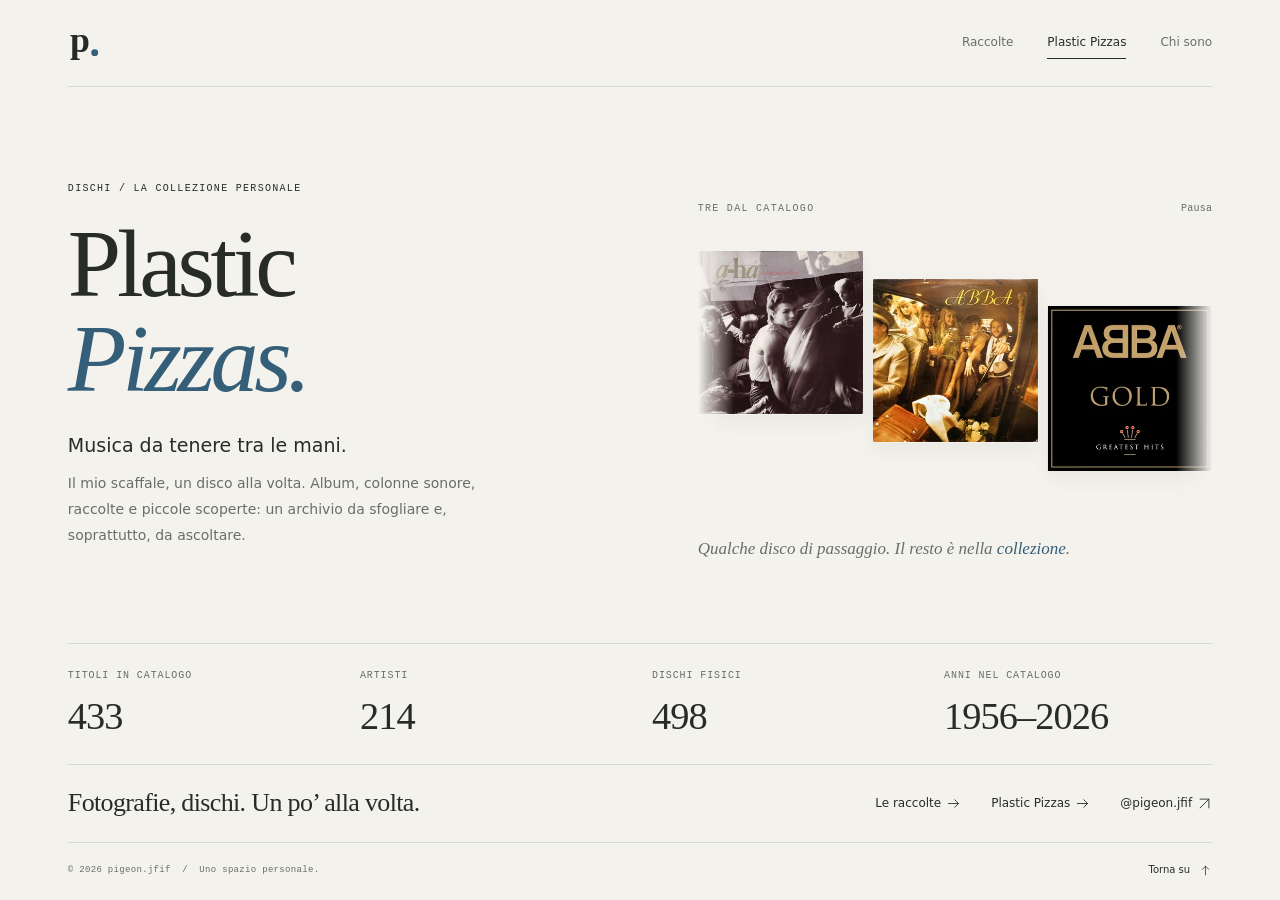
<file: dischi.html>
<!doctype html>
<!--
  PIGEON.JFIF - HTML STATICO CON CONTENUTI GIA' PRESENTI
  Modifica i testi in assets/data/site.js, gli scatti in photos.js,
  le raccolte in albums.js e lo stile in assets/css.
  Per i dischi: data/Dischi.csv e assets/data/records-config.js.
  Struttura: assets/js/pages.js e assets/js/records-view.js.
  node tools/build.js rigenera questa pagina; le modifiche dirette all'HTML
  verrebbero sovrascritte. Il sito NON richiede Node per essere visitato.
-->
<html lang="it">
<head>
  <meta charset="utf-8">
  <meta name="viewport" content="width=device-width, initial-scale=1, viewport-fit=cover">
  <meta name="theme-color" content="#f4f2ed">
  <meta name="color-scheme" content="light">
  <title>Plastic Pizzas - pigeon.jfif</title>
  <meta name="description" content="Musica da tenere tra le mani. Un assaggio dallo scaffale di Nico e qualche numero della collezione.">
  <meta name="author" content="pigeon.jfif">
  <meta property="og:type" content="website">
  <meta property="og:title" content="Plastic Pizzas - pigeon.jfif">
  <meta property="og:description" content="Musica da tenere tra le mani. Un assaggio dallo scaffale di Nico e qualche numero della collezione.">
  <meta property="og:image" content="./assets/og-cover.jpg">
  <meta property="og:image:width" content="1200">
  <meta property="og:image:height" content="630">
  <meta name="twitter:card" content="summary_large_image">
  
  <link rel="icon" type="image/svg+xml" href="./assets/favicon.svg">
  <link rel="stylesheet" href="./assets/css/theme.css?v=20260918-photoheadings1">
  <!-- Inter libero: unico caricamento font esterno. Disattivabile in fonts.css. -->
  <link rel="stylesheet" href="./assets/css/fonts.css?v=20260918-photoheadings1">
  <link rel="stylesheet" href="./assets/css/style.css?v=20260918-photoheadings1">
  <link rel="stylesheet" href="./assets/css/records.css?v=20260917-zipcovers1">
  <!-- Ordine importante: prima i dati, poi funzioni, pagine e interazioni. -->
  <script defer src="./assets/data/site.js?v=20260918-photoheadings1"></script>
  <script defer src="./assets/data/photos.js?v=20260918-photoheadings1"></script>
  <script defer src="./assets/data/albums.js?v=20260918-photoheadings1"></script>
  <script defer src="./assets/js/core.js?v=20260918-photoheadings1"></script>
  <script defer src="./assets/js/pages.js?v=20260918-photoheadings1"></script>
  <script defer src="./assets/js/records-model.js?v=20260917-zipcovers1"></script>
  <script defer src="./assets/data/records-config.js?v=20260917-zipcovers1"></script>
  <script defer src="./assets/data/record-covers.js?v=20260917-zipcovers1"></script>
  <script defer src="./assets/data/records.js?v=20260917-zipcovers1"></script>
  <script defer src="./assets/js/records-cover-archives.js?v=20260917-zipcovers1"></script>
  <script defer src="./assets/js/records-view.js?v=20260917-zipcovers1"></script>
  <script defer src="./assets/js/viewer.js?v=20260918-photoheadings1"></script>
  <script defer src="./assets/js/app.js?v=20260918-photoheadings1"></script>
  <script defer src="./assets/js/records-motion.js?v=20260917-zipcovers1"></script>
  <script defer src="./assets/js/records-landing.js?v=20260917-zipcovers1"></script>
</head>
<body id="top" data-page="records" data-base="./" data-album="">
  <a class="skip-link" href="#main">Vai al contenuto</a>
  <header class="site-header" id="site-header">
    <div class="header-inner wrap">
      <!-- HEADER-01 | Unico collegamento Home nella barra: il simbolo p. -->
      <a href="./index.html" class="brand-home" aria-label="pigeon.jfif, pagina iniziale">
        <img src="./assets/favicon.svg" width="44" height="44" alt="" decoding="async">
      </a>
      <button type="button" class="menu-toggle" data-action="menu" aria-controls="primary-nav" aria-expanded="false">Menu <svg viewBox="0 0 24 24" fill="none" stroke="currentColor" stroke-width="1.4" stroke-linecap="round" stroke-linejoin="round" aria-hidden="true"><path d="M12 5v14M5 12h14"/></svg></button>
      <!-- HEADER-02 | Raccolte, Plastic Pizzas e Chi sono. -->
      <nav id="primary-nav" class="primary-nav" aria-label="Navigazione principale">
        <a class="nav-link" href="./raccolte.html">Raccolte</a>
<a class="nav-link" href="./dischi.html" aria-current="page">Plastic Pizzas</a>
<a class="nav-link" href="./info.html">Chi sono</a>
      </nav>
    </div>
  </header>
  <main id="main" tabindex="-1">
    <div class="wrap records-page records-landing">
    <header class="r-intro"><div class="r-intro-copy"><p class="eyebrow">Dischi / La collezione personale</p><h1>Plastic<br><em>Pizzas.</em></h1><p class="r-intro-lead">Musica da tenere tra le mani.</p><p class="r-intro-text">Il mio scaffale, un disco alla volta. Album, colonne sonore, raccolte e piccole scoperte: un archivio da sfogliare e, soprattutto, da ascoltare.</p></div>
      <aside class="r-featured" data-r-presentation="trio" aria-label="Tre dal catalogo">
    <div class="r-featured-heading"><p class="eyebrow">Tre dal catalogo</p><button type="button" class="r-motion-toggle" data-r-motion-toggle aria-pressed="false" aria-label="Metti in pausa le copertine">Pausa</button></div>
    <div class="r-featured-covers" data-r-motion-viewport><div class="r-featured-track" data-r-featured-track aria-live="off"><a class="r-featured-card" data-r-featured-card data-slot="0" href="./collezione.html#disco=VIN-0001" data-record-id="VIN-0001" aria-label="A-ha - Hunting High And Low"><span class="r-art r-art--source" aria-hidden="true">
      <span class="r-placeholder"><span class="r-placeholder-code">VIN-0001</span><span class="r-placeholder-circle"></span><span class="r-placeholder-copy"><span>A-ha</span><strong>Hunting High And Low</strong></span><span class="r-placeholder-label">Copertina da aggiungere</span></span>
      <img data-r-cover data-cover-id="VIN-0001" data-r-archive="assets/covers/packs/thumbs/covers-0001-0050.zip" data-r-entry="VIN-0001.webp" data-r-cover-key="zip:assets/covers/packs/thumbs/covers-0001-0050.zip#VIN-0001.webp" alt="" width="600" height="595" loading="eager" decoding="async" referrerpolicy="no-referrer">
    </span><span class="r-featured-number" data-r-featured-number>01</span></a><a class="r-featured-card" data-r-featured-card data-slot="1" href="./collezione.html#disco=VIN-0002" data-record-id="VIN-0002" aria-label="ABBA - ABBA"><span class="r-art r-art--source" aria-hidden="true">
      <span class="r-placeholder"><span class="r-placeholder-code">VIN-0002</span><span class="r-placeholder-circle"></span><span class="r-placeholder-copy"><span>ABBA</span><strong>ABBA</strong></span><span class="r-placeholder-label">Copertina da aggiungere</span></span>
      <img data-r-cover data-cover-id="VIN-0002" data-r-archive="assets/covers/packs/thumbs/covers-0001-0050.zip" data-r-entry="VIN-0002.webp" data-r-cover-key="zip:assets/covers/packs/thumbs/covers-0001-0050.zip#VIN-0002.webp" alt="" width="600" height="592" loading="eager" decoding="async" referrerpolicy="no-referrer">
    </span><span class="r-featured-number" data-r-featured-number>02</span></a><a class="r-featured-card" data-r-featured-card data-slot="2" href="./collezione.html#disco=VIN-0003" data-record-id="VIN-0003" aria-label="ABBA - Gold Greatest Hits"><span class="r-art r-art--source" aria-hidden="true">
      <span class="r-placeholder"><span class="r-placeholder-code">VIN-0003</span><span class="r-placeholder-circle"></span><span class="r-placeholder-copy"><span>ABBA</span><strong>Gold Greatest Hits</strong></span><span class="r-placeholder-label">Copertina da aggiungere</span></span>
      <img data-r-cover data-cover-id="VIN-0003" data-r-archive="assets/covers/packs/thumbs/covers-0001-0050.zip" data-r-entry="VIN-0003.webp" data-r-cover-key="zip:assets/covers/packs/thumbs/covers-0001-0050.zip#VIN-0003.webp" alt="" width="598" height="600" loading="eager" decoding="async" referrerpolicy="no-referrer">
    </span><span class="r-featured-number" data-r-featured-number>03</span></a></div></div>
    <p class="r-featured-caption">Qualche disco di passaggio. Il resto è nella <a class="r-collection-word" href="./collezione.html">collezione</a>.</p>
  </aside>
    </header>
    <dl class="r-metrics" id="records-metrics" aria-label="La collezione in breve"><div class="r-metric"><dt>Titoli in catalogo</dt><dd>433</dd></div><div class="r-metric"><dt>Artisti</dt><dd>214</dd></div><div class="r-metric"><dt>Dischi fisici</dt><dd>498</dd></div><div class="r-metric"><dt>Anni nel catalogo</dt><dd>1956–2026</dd></div></dl>
    <noscript><style>.r-motion-toggle{display:none}</style></noscript>
  </div>
  </main>
  <footer class="site-footer" id="site-footer">
    <div class="wrap">
    <div class="footer-top">
      <p class="footer-message">Fotografie, dischi. Un po’ alla volta.</p>
      <div class="footer-links">
        <a href="./raccolte.html">Le raccolte <svg viewBox="0 0 24 24" fill="none" stroke="currentColor" stroke-width="1.4" stroke-linecap="round" stroke-linejoin="round" aria-hidden="true"><path d="M4 12h16m-6-6 6 6-6 6"/></svg></a>
        <a href="./dischi.html">Plastic Pizzas <svg viewBox="0 0 24 24" fill="none" stroke="currentColor" stroke-width="1.4" stroke-linecap="round" stroke-linejoin="round" aria-hidden="true"><path d="M4 12h16m-6-6 6 6-6 6"/></svg></a>
        <a href="https://www.instagram.com/pigeon.jfif/" target="_blank" rel="noopener noreferrer">@pigeon.jfif <svg viewBox="0 0 24 24" fill="none" stroke="currentColor" stroke-width="1.4" stroke-linecap="round" stroke-linejoin="round" aria-hidden="true"><path d="M5 19 19 5M5 5h14v14"/></svg></a>
      </div>
    </div>
    <div class="footer-bottom">
      <p>&copy; 2026 pigeon.jfif &nbsp;/&nbsp; Uno spazio personale.</p>
      <a class="top-button" href="#top">Torna su <svg viewBox="0 0 24 24" fill="none" stroke="currentColor" stroke-width="1.4" stroke-linecap="round" stroke-linejoin="round" aria-hidden="true"><path d="M12 20V4m-6 6 6-6 6 6"/></svg></a>
    </div>
  </div>
  </footer>
  <noscript>
    <style>
      .menu-toggle, .gallery-toolbar { display: none; }
      .site-header { height: auto; }
      .header-inner { min-height: 87px; flex-wrap: wrap; gap: 20px; padding-block: 20px; }
      .primary-nav { display: flex; position: static; flex-wrap: wrap; gap: 18px; padding: 0; border: 0; background: none; box-shadow: none; }
      .nav-link { font: 13px var(--sans); }
    </style>
    <p class="wrap" style="padding-block:24px;font-size:12px">JavaScript e' disattivato. Puoi leggere le pagine e aprire le immagini; filtri, ricerca e visualizzatore richiedono JavaScript.</p>
  </noscript>
</body>
</html>
</file>
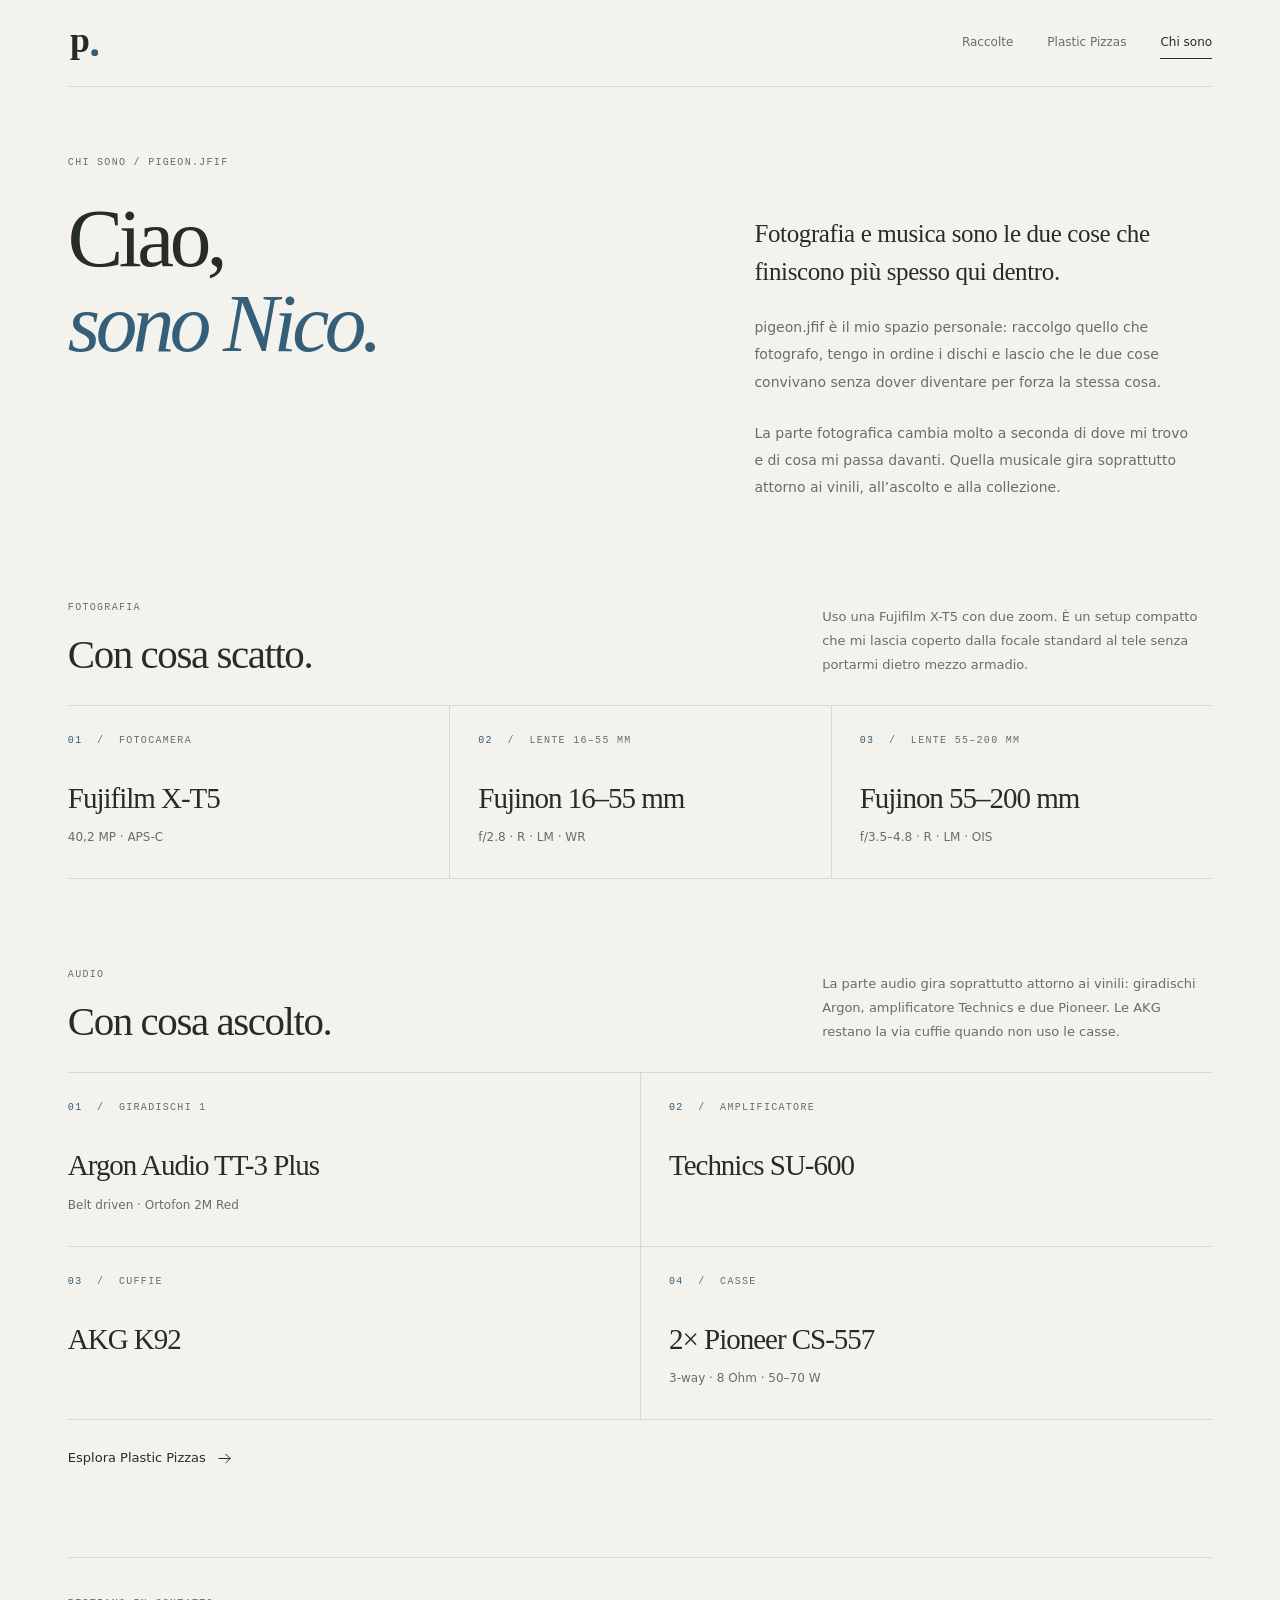
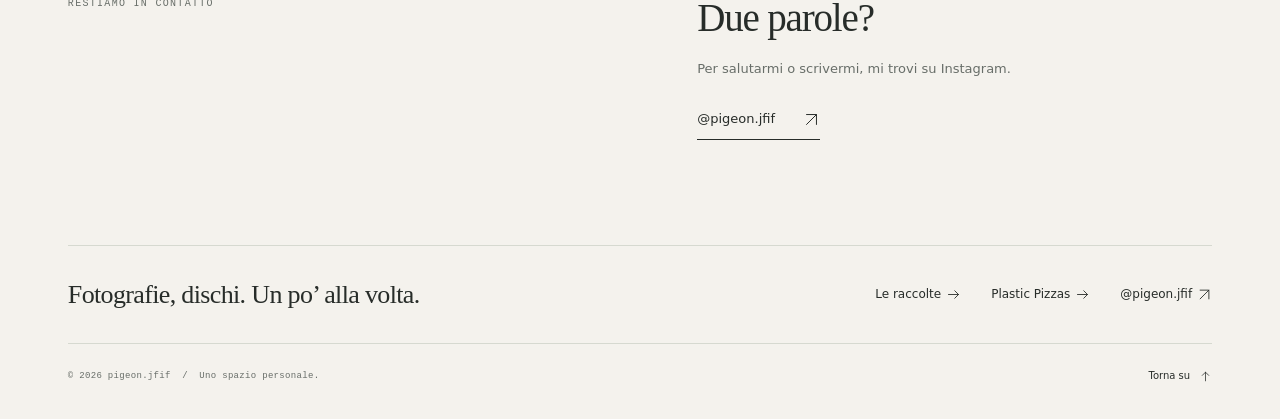
<file: info.html>
<!doctype html>
<!--
  PIGEON.JFIF - HTML STATICO CON CONTENUTI GIA' PRESENTI
  Modifica i testi in assets/data/site.js, gli scatti in photos.js,
  le raccolte in albums.js e lo stile in assets/css.
  Per i dischi: data/Dischi.csv e assets/data/records-config.js.
  Struttura: assets/js/pages.js e assets/js/records-view.js.
  node tools/build.js rigenera questa pagina; le modifiche dirette all'HTML
  verrebbero sovrascritte. Il sito NON richiede Node per essere visitato.
-->
<html lang="it">
<head>
  <meta charset="utf-8">
  <meta name="viewport" content="width=device-width, initial-scale=1, viewport-fit=cover">
  <meta name="theme-color" content="#f4f2ed">
  <meta name="color-scheme" content="light">
  <title>Chi sono e setup - pigeon.jfif</title>
  <meta name="description" content="pigeon.jfif. Lo spazio personale di Nico: fotografie e Plastic Pizzas, la collezione di dischi. Fotografo per passione, con Fujifilm.">
  <meta name="author" content="pigeon.jfif">
  <meta property="og:type" content="website">
  <meta property="og:title" content="Chi sono e setup - pigeon.jfif">
  <meta property="og:description" content="pigeon.jfif. Lo spazio personale di Nico: fotografie e Plastic Pizzas, la collezione di dischi. Fotografo per passione, con Fujifilm.">
  <meta property="og:image" content="./assets/og-cover.jpg">
  <meta property="og:image:width" content="1200">
  <meta property="og:image:height" content="630">
  <meta name="twitter:card" content="summary_large_image">
  
  <link rel="icon" type="image/svg+xml" href="./assets/favicon.svg">
  <link rel="stylesheet" href="./assets/css/theme.css?v=20260918-photoheadings1">
  <!-- Inter libero: unico caricamento font esterno. Disattivabile in fonts.css. -->
  <link rel="stylesheet" href="./assets/css/fonts.css?v=20260918-photoheadings1">
  <link rel="stylesheet" href="./assets/css/style.css?v=20260918-photoheadings1">
  
  <!-- Ordine importante: prima i dati, poi funzioni, pagine e interazioni. -->
  <script defer src="./assets/data/site.js?v=20260918-photoheadings1"></script>
  <script defer src="./assets/data/photos.js?v=20260918-photoheadings1"></script>
  <script defer src="./assets/data/albums.js?v=20260918-photoheadings1"></script>
  <script defer src="./assets/js/core.js?v=20260918-photoheadings1"></script>
  <script defer src="./assets/js/pages.js?v=20260918-photoheadings1"></script>
  
  <script defer src="./assets/js/viewer.js?v=20260918-photoheadings1"></script>
  <script defer src="./assets/js/app.js?v=20260918-photoheadings1"></script>
  
</head>
<body id="top" data-page="about" data-base="./" data-album="">
  <a class="skip-link" href="#main">Vai al contenuto</a>
  <header class="site-header" id="site-header">
    <div class="header-inner wrap">
      <!-- HEADER-01 | Unico collegamento Home nella barra: il simbolo p. -->
      <a href="./index.html" class="brand-home" aria-label="pigeon.jfif, pagina iniziale">
        <img src="./assets/favicon.svg" width="44" height="44" alt="" decoding="async">
      </a>
      <button type="button" class="menu-toggle" data-action="menu" aria-controls="primary-nav" aria-expanded="false">Menu <svg viewBox="0 0 24 24" fill="none" stroke="currentColor" stroke-width="1.4" stroke-linecap="round" stroke-linejoin="round" aria-hidden="true"><path d="M12 5v14M5 12h14"/></svg></button>
      <!-- HEADER-02 | Raccolte, Plastic Pizzas e Chi sono. -->
      <nav id="primary-nav" class="primary-nav" aria-label="Navigazione principale">
        <a class="nav-link" href="./raccolte.html">Raccolte</a>
<a class="nav-link" href="./dischi.html">Plastic Pizzas</a>
<a class="nav-link" href="./info.html" aria-current="page">Chi sono</a>
      </nav>
    </div>
  </header>
  <main id="main" tabindex="-1">
    <div class="wrap about-information">
      <!-- ABOUT-01 | Biografia generale: site.js > about -->
      <section class="about-layout">
        <div class="about-title"><p class="eyebrow">Chi sono / pigeon.jfif</p><h1 class="page-title">Ciao,<br><em>sono Nico.</em></h1></div>
        <div class="about-text"><p class="intro">Fotografia e musica sono le due cose che finiscono più spesso qui dentro.</p><p>pigeon.jfif è il mio spazio personale: raccolgo quello che fotografo, tengo in ordine i dischi e lascio che le due cose convivano senza dover diventare per forza la stessa cosa.</p><p>La parte fotografica cambia molto a seconda di dove mi trovo e di cosa mi passa davanti. Quella musicale gira soprattutto attorno ai vinili, all’ascolto e alla collezione.</p></div>
      </section>
      <!-- ABOUT-02 | Fotografia: testo e setup dedicati. -->
      <section class="section about-discipline" id="setup" aria-labelledby="photo-setup-title">
        <div class="section-heading"><div><p class="eyebrow">Fotografia</p><h2 class="section-title" id="photo-setup-title">Con cosa scatto.</h2></div><p>Uso una Fujifilm X-T5 con due zoom. È un setup compatto che mi lascia coperto dalla focale standard al tele senza portarmi dietro mezzo armadio.</p></div>
        <div class="gear-grid gear-grid--photo">
    <article class="gear-item">
      <p class="eyebrow"><span>01</span> &nbsp;/&nbsp; Fotocamera</p>
      <h3>Fujifilm X-T5</h3><p>40,2 MP · APS-C</p>
    </article>
    <article class="gear-item">
      <p class="eyebrow"><span>02</span> &nbsp;/&nbsp; Lente 16–55 mm</p>
      <h3>Fujinon 16–55 mm</h3><p>f/2.8 · R · LM · WR</p>
    </article>
    <article class="gear-item">
      <p class="eyebrow"><span>03</span> &nbsp;/&nbsp; Lente 55–200 mm</p>
      <h3>Fujinon 55–200 mm</h3><p>f/3.5–4.8 · R · LM · OIS</p>
    </article>
  </div>
      </section>
      <!-- ABOUT-03 | Audio: capitolo separato, senza mischiare i due setup. -->
      <section class="section about-discipline" id="ascolto" aria-labelledby="audio-setup-title">
        <div class="section-heading"><div><p class="eyebrow">Audio</p><h2 class="section-title" id="audio-setup-title">Con cosa ascolto.</h2></div><p>La parte audio gira soprattutto attorno ai vinili: giradischi Argon, amplificatore Technics e due Pioneer. Le AKG restano la via cuffie quando non uso le casse.</p></div>
        <div class="gear-grid gear-grid--audio">
    <article class="gear-item">
      <p class="eyebrow"><span>01</span> &nbsp;/&nbsp; Giradischi 1</p>
      <h3>Argon Audio TT-3 Plus</h3><p>Belt driven · Ortofon 2M Red</p>
    </article>
    <article class="gear-item">
      <p class="eyebrow"><span>02</span> &nbsp;/&nbsp; Amplificatore</p>
      <h3>Technics SU-600</h3>
    </article>
    <article class="gear-item">
      <p class="eyebrow"><span>03</span> &nbsp;/&nbsp; Cuffie</p>
      <h3>AKG K92</h3>
    </article>
    <article class="gear-item">
      <p class="eyebrow"><span>04</span> &nbsp;/&nbsp; Casse</p>
      <h3>2× Pioneer CS-557</h3><p>3-way · 8 Ohm · 50–70 W</p>
    </article>
  </div>
        <a class="text-link about-records-link" href="./dischi.html">Esplora Plastic Pizzas <svg viewBox="0 0 24 24" fill="none" stroke="currentColor" stroke-width="1.4" stroke-linecap="round" stroke-linejoin="round" aria-hidden="true"><path d="M4 12h16m-6-6 6 6-6 6"/></svg></a>
      </section>
      <!-- ABOUT-04 | Contatti veri: instagram/email. Nessun modulo finto. -->
      <section class="section contact-section" id="contatti" aria-label="Contatti"><p class="eyebrow">Restiamo in contatto</p><div class="about-contact">
    <h2>Due parole?</h2><p>Per salutarmi o scrivermi, mi trovi su Instagram.</p>
    <div class="contact-links">
      <a class="arrow-link" href="https://www.instagram.com/pigeon.jfif/" target="_blank" rel="noopener noreferrer">@pigeon.jfif <svg viewBox="0 0 24 24" fill="none" stroke="currentColor" stroke-width="1.4" stroke-linecap="round" stroke-linejoin="round" aria-hidden="true"><path d="M5 19 19 5M5 5h14v14"/></svg></a>
      
    </div>
  </div></section>
    </div>
  </main>
  <footer class="site-footer" id="site-footer">
    <div class="wrap">
    <div class="footer-top">
      <p class="footer-message">Fotografie, dischi. Un po’ alla volta.</p>
      <div class="footer-links">
        <a href="./raccolte.html">Le raccolte <svg viewBox="0 0 24 24" fill="none" stroke="currentColor" stroke-width="1.4" stroke-linecap="round" stroke-linejoin="round" aria-hidden="true"><path d="M4 12h16m-6-6 6 6-6 6"/></svg></a>
        <a href="./dischi.html">Plastic Pizzas <svg viewBox="0 0 24 24" fill="none" stroke="currentColor" stroke-width="1.4" stroke-linecap="round" stroke-linejoin="round" aria-hidden="true"><path d="M4 12h16m-6-6 6 6-6 6"/></svg></a>
        <a href="https://www.instagram.com/pigeon.jfif/" target="_blank" rel="noopener noreferrer">@pigeon.jfif <svg viewBox="0 0 24 24" fill="none" stroke="currentColor" stroke-width="1.4" stroke-linecap="round" stroke-linejoin="round" aria-hidden="true"><path d="M5 19 19 5M5 5h14v14"/></svg></a>
      </div>
    </div>
    <div class="footer-bottom">
      <p>&copy; 2026 pigeon.jfif &nbsp;/&nbsp; Uno spazio personale.</p>
      <a class="top-button" href="#top">Torna su <svg viewBox="0 0 24 24" fill="none" stroke="currentColor" stroke-width="1.4" stroke-linecap="round" stroke-linejoin="round" aria-hidden="true"><path d="M12 20V4m-6 6 6-6 6 6"/></svg></a>
    </div>
  </div>
  </footer>
  <noscript>
    <style>
      .menu-toggle, .gallery-toolbar { display: none; }
      .site-header { height: auto; }
      .header-inner { min-height: 87px; flex-wrap: wrap; gap: 20px; padding-block: 20px; }
      .primary-nav { display: flex; position: static; flex-wrap: wrap; gap: 18px; padding: 0; border: 0; background: none; box-shadow: none; }
      .nav-link { font: 13px var(--sans); }
    </style>
    <p class="wrap" style="padding-block:24px;font-size:12px">JavaScript e' disattivato. Puoi leggere le pagine e aprire le immagini; filtri, ricerca e visualizzatore richiedono JavaScript.</p>
  </noscript>
</body>
</html>
</file>
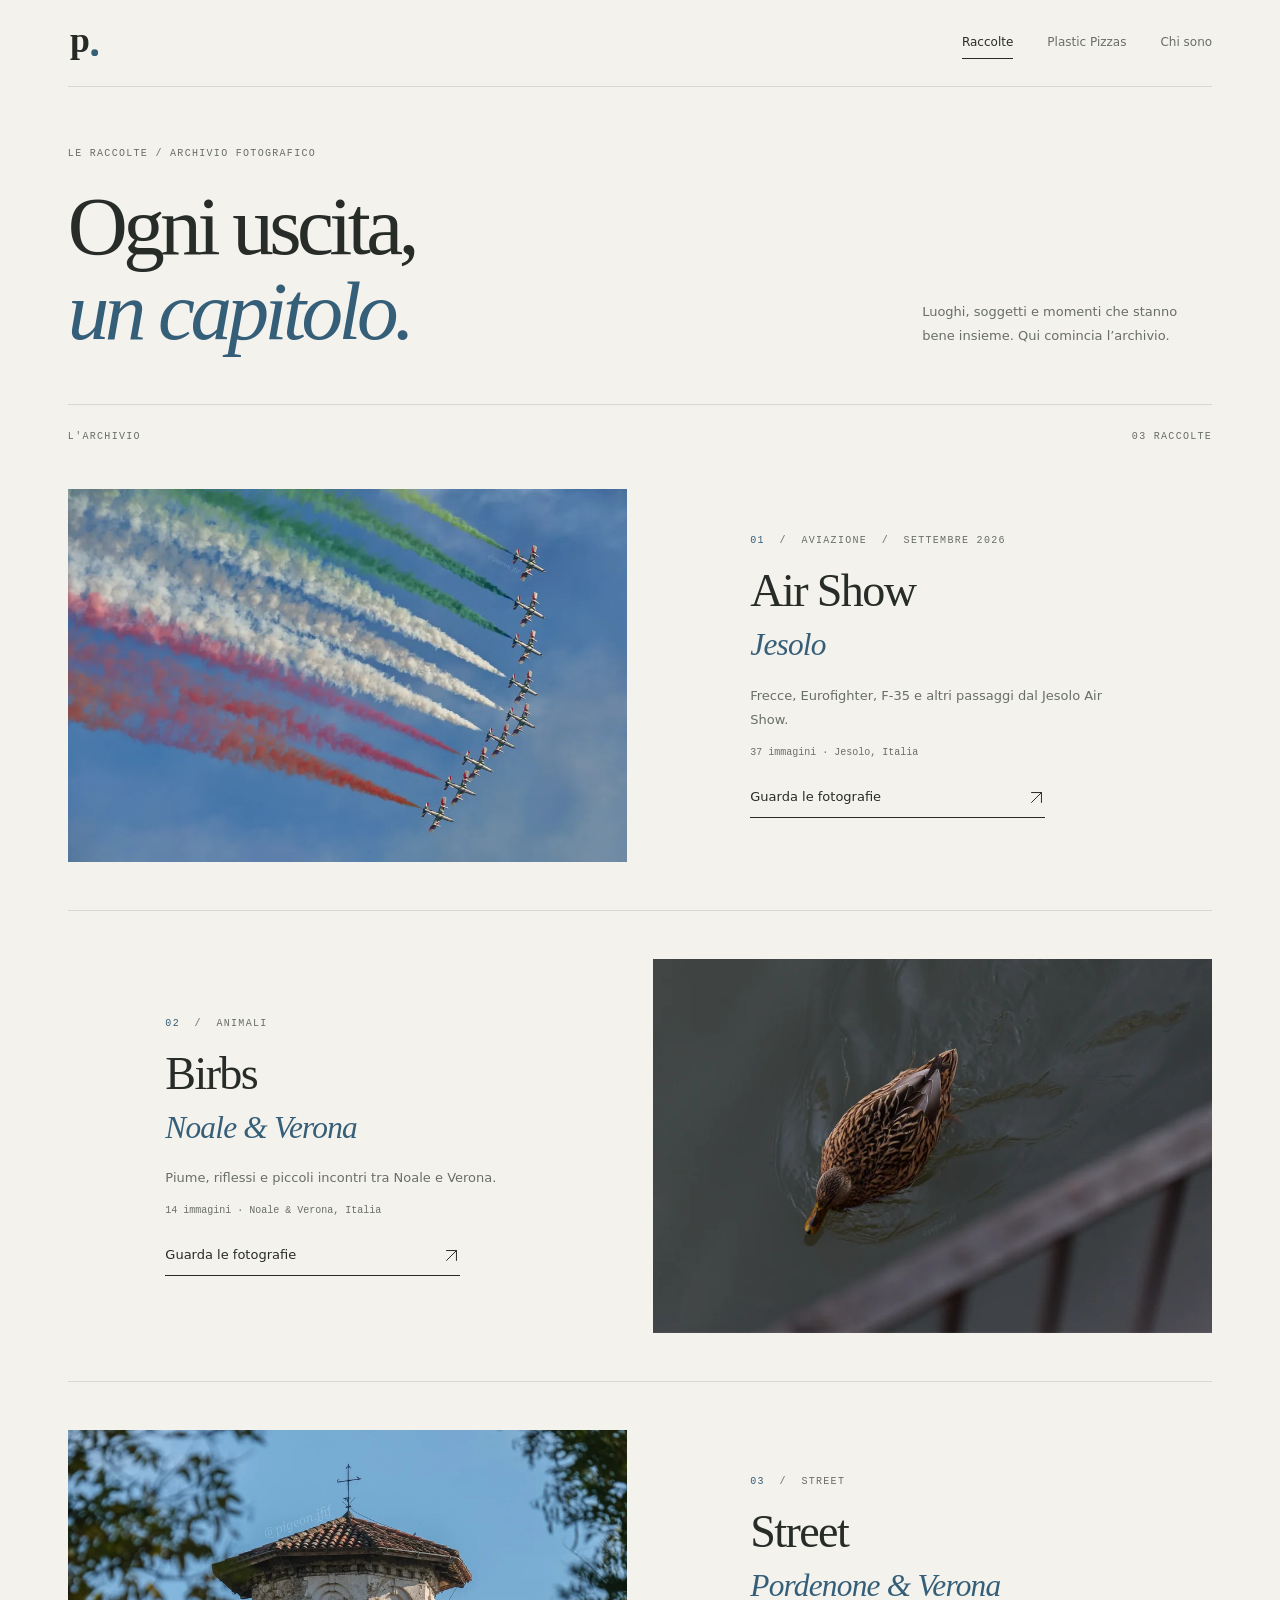
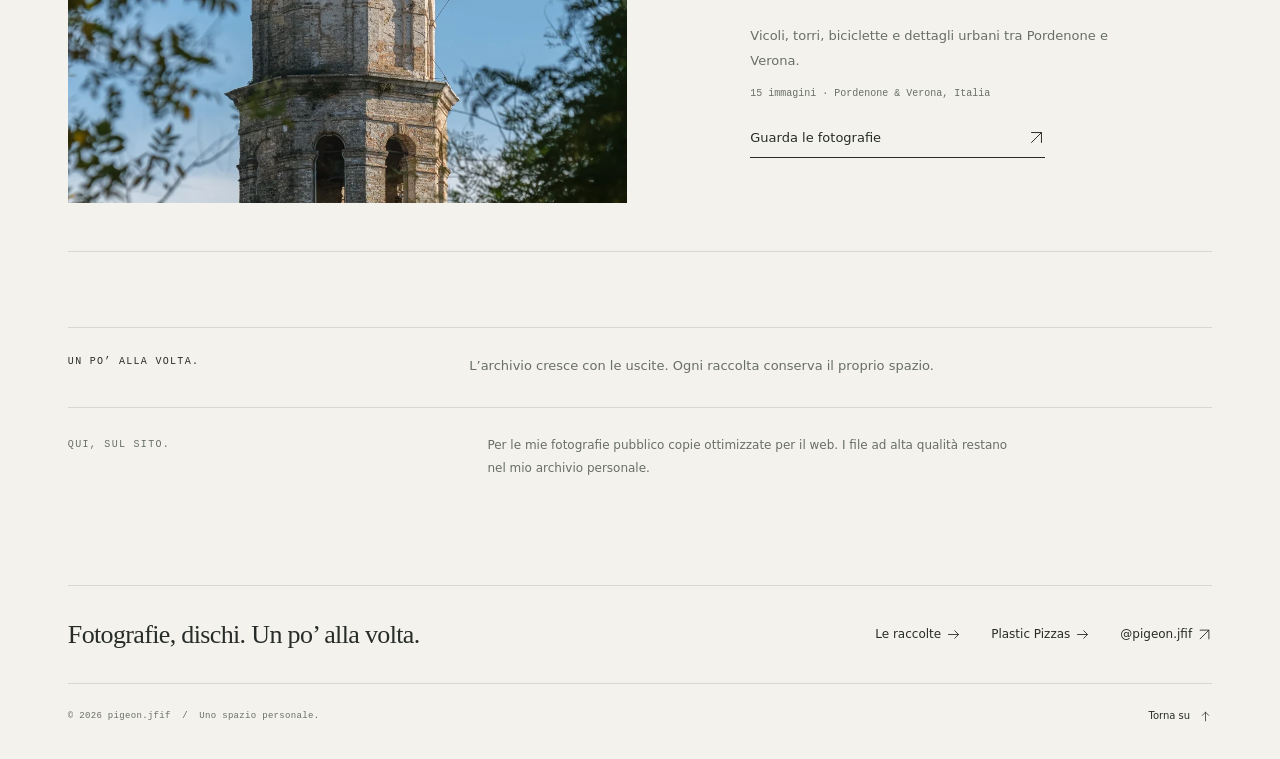
<file: raccolte.html>
<!doctype html>
<!--
  PIGEON.JFIF - HTML STATICO CON CONTENUTI GIA' PRESENTI
  Modifica i testi in assets/data/site.js, gli scatti in photos.js,
  le raccolte in albums.js e lo stile in assets/css.
  Per i dischi: data/Dischi.csv e assets/data/records-config.js.
  Struttura: assets/js/pages.js e assets/js/records-view.js.
  node tools/build.js rigenera questa pagina; le modifiche dirette all'HTML
  verrebbero sovrascritte. Il sito NON richiede Node per essere visitato.
-->
<html lang="it">
<head>
  <meta charset="utf-8">
  <meta name="viewport" content="width=device-width, initial-scale=1, viewport-fit=cover">
  <meta name="theme-color" content="#f4f2ed">
  <meta name="color-scheme" content="light">
  <title>Raccolte - pigeon.jfif</title>
  <meta name="description" content="pigeon.jfif. Lo spazio personale di Nico: fotografie e Plastic Pizzas, la collezione di dischi. Fotografo per passione, con Fujifilm.">
  <meta name="author" content="pigeon.jfif">
  <meta property="og:type" content="website">
  <meta property="og:title" content="Raccolte - pigeon.jfif">
  <meta property="og:description" content="pigeon.jfif. Lo spazio personale di Nico: fotografie e Plastic Pizzas, la collezione di dischi. Fotografo per passione, con Fujifilm.">
  <meta property="og:image" content="./assets/og-cover.jpg">
  <meta property="og:image:width" content="1200">
  <meta property="og:image:height" content="630">
  <meta name="twitter:card" content="summary_large_image">
  
  <link rel="icon" type="image/svg+xml" href="./assets/favicon.svg">
  <link rel="stylesheet" href="./assets/css/theme.css?v=20260918-photoheadings1">
  <!-- Inter libero: unico caricamento font esterno. Disattivabile in fonts.css. -->
  <link rel="stylesheet" href="./assets/css/fonts.css?v=20260918-photoheadings1">
  <link rel="stylesheet" href="./assets/css/style.css?v=20260918-photoheadings1">
  
  <!-- Ordine importante: prima i dati, poi funzioni, pagine e interazioni. -->
  <script defer src="./assets/data/site.js?v=20260918-photoheadings1"></script>
  <script defer src="./assets/data/photos.js?v=20260918-photoheadings1"></script>
  <script defer src="./assets/data/albums.js?v=20260918-photoheadings1"></script>
  <script defer src="./assets/js/core.js?v=20260918-photoheadings1"></script>
  <script defer src="./assets/js/pages.js?v=20260918-photoheadings1"></script>
  
  <script defer src="./assets/js/viewer.js?v=20260918-photoheadings1"></script>
  <script defer src="./assets/js/app.js?v=20260918-photoheadings1"></script>
  
</head>
<body id="top" data-page="collections" data-base="./" data-album="">
  <a class="skip-link" href="#main">Vai al contenuto</a>
  <header class="site-header" id="site-header">
    <div class="header-inner wrap">
      <!-- HEADER-01 | Unico collegamento Home nella barra: il simbolo p. -->
      <a href="./index.html" class="brand-home" aria-label="pigeon.jfif, pagina iniziale">
        <img src="./assets/favicon.svg" width="44" height="44" alt="" decoding="async">
      </a>
      <button type="button" class="menu-toggle" data-action="menu" aria-controls="primary-nav" aria-expanded="false">Menu <svg viewBox="0 0 24 24" fill="none" stroke="currentColor" stroke-width="1.4" stroke-linecap="round" stroke-linejoin="round" aria-hidden="true"><path d="M12 5v14M5 12h14"/></svg></button>
      <!-- HEADER-02 | Raccolte, Plastic Pizzas e Chi sono. -->
      <nav id="primary-nav" class="primary-nav" aria-label="Navigazione principale">
        <a class="nav-link" href="./raccolte.html" aria-current="page">Raccolte</a>
<a class="nav-link" href="./dischi.html">Plastic Pizzas</a>
<a class="nav-link" href="./info.html">Chi sono</a>
      </nav>
    </div>
  </header>
  <main id="main" tabindex="-1">
    <div class="wrap">
      <!-- COLLECTIONS-01 | Intestazione: site.js > archive -->
      <header class="page-intro"><p class="eyebrow">Le raccolte / Archivio fotografico</p>
        <div class="page-intro-row"><h1 class="page-title">Ogni uscita,<br><em>un capitolo.</em></h1><p>Luoghi, soggetti e momenti che stanno bene insieme. Qui comincia l’archivio.</p></div>
      </header>
      <!-- COLLECTIONS-02 | Copertine piu' piccole e alternate: ordine e dati in albums.js -->
      <section class="archive-index" aria-labelledby="archive-title">
        <div class="archive-label"><h2 class="eyebrow" id="archive-title">L'archivio</h2><span class="eyebrow">03 raccolte</span></div>
        <a class="archive-main" href="./serie/jesolo.html" aria-label="Apri la raccolta Air Show — Jesolo">
          <div class="collection-image"><img src="./assets/photos/jesolo-2026/full/JES-009.webp" srcset="./assets/photos/jesolo-2026/thumbs/JES-009.webp 960w, ./assets/photos/jesolo-2026/full/JES-009.webp 2400w" sizes="(max-width: 700px) 90vw, (min-width: 1620px) 710px, 44vw"
      width="2400" height="1603" alt="Formazione in curva sulla destra, con ampie scie tricolori che attraversano il cielo."
      loading="eager" decoding="async" fetchpriority="high"
      class=""></div>
          <div class="archive-copy">
            <p class="eyebrow"><span class="archive-number">01</span> &nbsp;/&nbsp; Aviazione &nbsp;/&nbsp; Settembre 2026</p>
            <h3>Air Show<br><em class="italic archive-place">Jesolo</em></h3>
            <p class="archive-description">Frecce, Eurofighter, F-35 e altri passaggi dal Jesolo Air Show.</p>
            <p class="archive-meta">37 immagini &middot; Jesolo, Italia</p>
            <span class="arrow-link">Guarda le fotografie <svg viewBox="0 0 24 24" fill="none" stroke="currentColor" stroke-width="1.4" stroke-linecap="round" stroke-linejoin="round" aria-hidden="true"><path d="M5 19 19 5M5 5h14v14"/></svg></span>
          </div>
        </a>
<a class="archive-main archive-main--reverse" href="./serie/birbs-noale-verona.html" aria-label="Apri la raccolta Birbs — Noale &amp; Verona">
          <div class="collection-image"><img src="./assets/photos/birbs-noale-verona/full/BNV-001.webp" srcset="./assets/photos/birbs-noale-verona/thumbs/BNV-001.webp 960w, ./assets/photos/birbs-noale-verona/full/BNV-001.webp 2400w" sizes="(max-width: 700px) 90vw, (min-width: 1620px) 710px, 44vw"
      width="2400" height="1603" alt="Germano reale femmina ripreso dall’alto mentre nuota vicino a un parapetto, nell’acqua scura."
      loading="lazy" decoding="async"
      class=""></div>
          <div class="archive-copy">
            <p class="eyebrow"><span class="archive-number">02</span> &nbsp;/&nbsp; Animali</p>
            <h3>Birbs<br><em class="italic archive-place">Noale &amp; Verona</em></h3>
            <p class="archive-description">Piume, riflessi e piccoli incontri tra Noale e Verona.</p>
            <p class="archive-meta">14 immagini &middot; Noale &amp; Verona, Italia</p>
            <span class="arrow-link">Guarda le fotografie <svg viewBox="0 0 24 24" fill="none" stroke="currentColor" stroke-width="1.4" stroke-linecap="round" stroke-linejoin="round" aria-hidden="true"><path d="M5 19 19 5M5 5h14v14"/></svg></span>
          </div>
        </a>
<a class="archive-main" href="./serie/street-pordenone-verona.html" aria-label="Apri la raccolta Street — Pordenone &amp; Verona">
          <div class="collection-image"><img src="./assets/photos/street-pordenone-verona/cover/SPV-COVER.webp" srcset="./assets/photos/street-pordenone-verona/cover/SPV-COVER-thumb.webp 960w, ./assets/photos/street-pordenone-verona/cover/SPV-COVER.webp 2047w" sizes="(max-width: 700px) 90vw, (min-width: 1620px) 710px, 44vw"
      width="2047" height="1365" alt="Campanile in pietra incorniciato da rami sfocati, sotto un cielo azzurro."
      loading="lazy" decoding="async"
      class=""></div>
          <div class="archive-copy">
            <p class="eyebrow"><span class="archive-number">03</span> &nbsp;/&nbsp; Street</p>
            <h3>Street<br><em class="italic archive-place">Pordenone &amp; Verona</em></h3>
            <p class="archive-description">Vicoli, torri, biciclette e dettagli urbani tra Pordenone e Verona.</p>
            <p class="archive-meta">15 immagini &middot; Pordenone &amp; Verona, Italia</p>
            <span class="arrow-link">Guarda le fotografie <svg viewBox="0 0 24 24" fill="none" stroke="currentColor" stroke-width="1.4" stroke-linecap="round" stroke-linejoin="round" aria-hidden="true"><path d="M5 19 19 5M5 5h14v14"/></svg></span>
          </div>
        </a>
        
      </section>
      <!-- COLLECTIONS-03 rimosso: niente sezione "Parti dal soggetto" -->
      <aside class="archive-note"><span class="eyebrow">Un po’ alla volta.</span><p>L’archivio cresce con le uscite. Ogni raccolta conserva il proprio spazio.</p></aside>
      <!-- COLLECTIONS-04 | Nota di pubblicazione: le copie web restano qui, vicino alle fotografie. -->
      <aside class="publication-note archive-publication-note"><h2 class="eyebrow">Qui, sul sito.</h2><p>Per le mie fotografie pubblico copie ottimizzate per il web. I file ad alta qualità restano nel mio archivio personale.</p></aside>
    </div>
  </main>
  <footer class="site-footer" id="site-footer">
    <div class="wrap">
    <div class="footer-top">
      <p class="footer-message">Fotografie, dischi. Un po’ alla volta.</p>
      <div class="footer-links">
        <a href="./raccolte.html">Le raccolte <svg viewBox="0 0 24 24" fill="none" stroke="currentColor" stroke-width="1.4" stroke-linecap="round" stroke-linejoin="round" aria-hidden="true"><path d="M4 12h16m-6-6 6 6-6 6"/></svg></a>
        <a href="./dischi.html">Plastic Pizzas <svg viewBox="0 0 24 24" fill="none" stroke="currentColor" stroke-width="1.4" stroke-linecap="round" stroke-linejoin="round" aria-hidden="true"><path d="M4 12h16m-6-6 6 6-6 6"/></svg></a>
        <a href="https://www.instagram.com/pigeon.jfif/" target="_blank" rel="noopener noreferrer">@pigeon.jfif <svg viewBox="0 0 24 24" fill="none" stroke="currentColor" stroke-width="1.4" stroke-linecap="round" stroke-linejoin="round" aria-hidden="true"><path d="M5 19 19 5M5 5h14v14"/></svg></a>
      </div>
    </div>
    <div class="footer-bottom">
      <p>&copy; 2026 pigeon.jfif &nbsp;/&nbsp; Uno spazio personale.</p>
      <a class="top-button" href="#top">Torna su <svg viewBox="0 0 24 24" fill="none" stroke="currentColor" stroke-width="1.4" stroke-linecap="round" stroke-linejoin="round" aria-hidden="true"><path d="M12 20V4m-6 6 6-6 6 6"/></svg></a>
    </div>
  </div>
  </footer>
  <noscript>
    <style>
      .menu-toggle, .gallery-toolbar { display: none; }
      .site-header { height: auto; }
      .header-inner { min-height: 87px; flex-wrap: wrap; gap: 20px; padding-block: 20px; }
      .primary-nav { display: flex; position: static; flex-wrap: wrap; gap: 18px; padding: 0; border: 0; background: none; box-shadow: none; }
      .nav-link { font: 13px var(--sans); }
    </style>
    <p class="wrap" style="padding-block:24px;font-size:12px">JavaScript e' disattivato. Puoi leggere le pagine e aprire le immagini; filtri, ricerca e visualizzatore richiedono JavaScript.</p>
  </noscript>
</body>
</html>
</file>
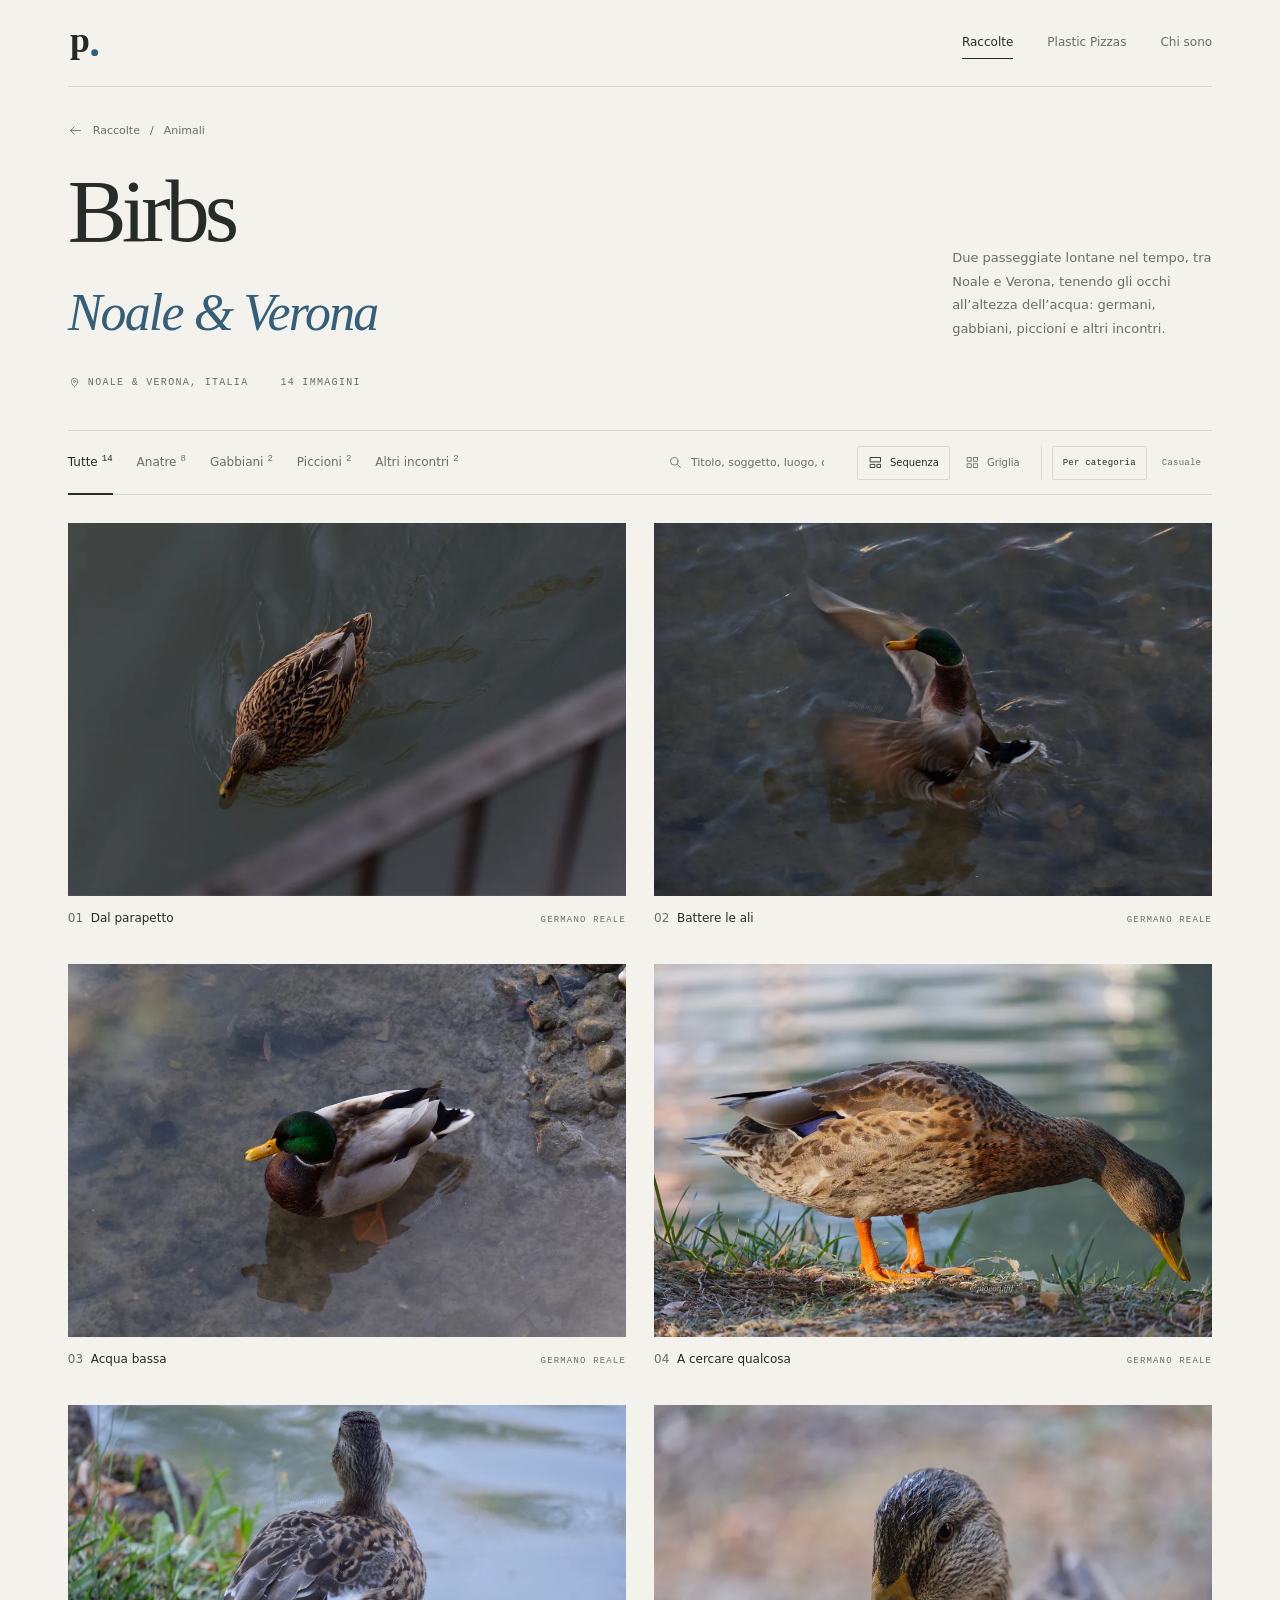
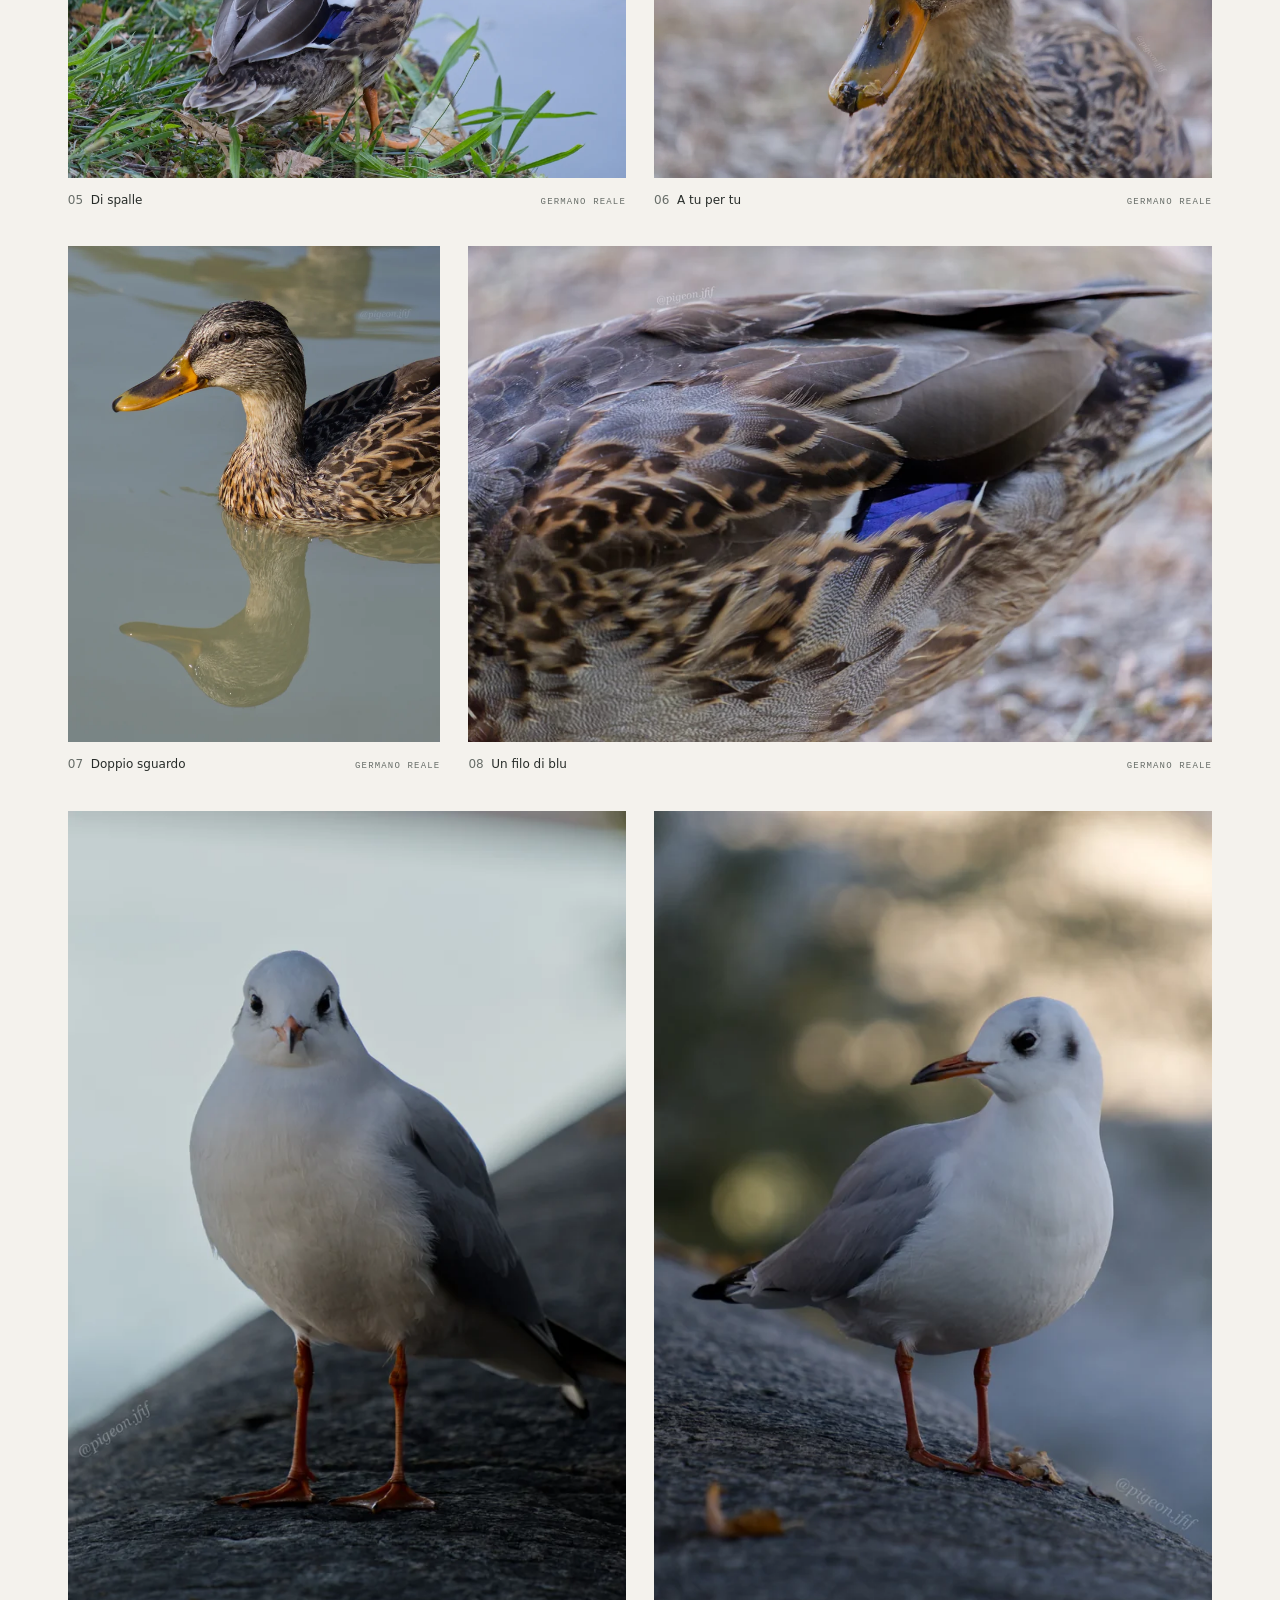
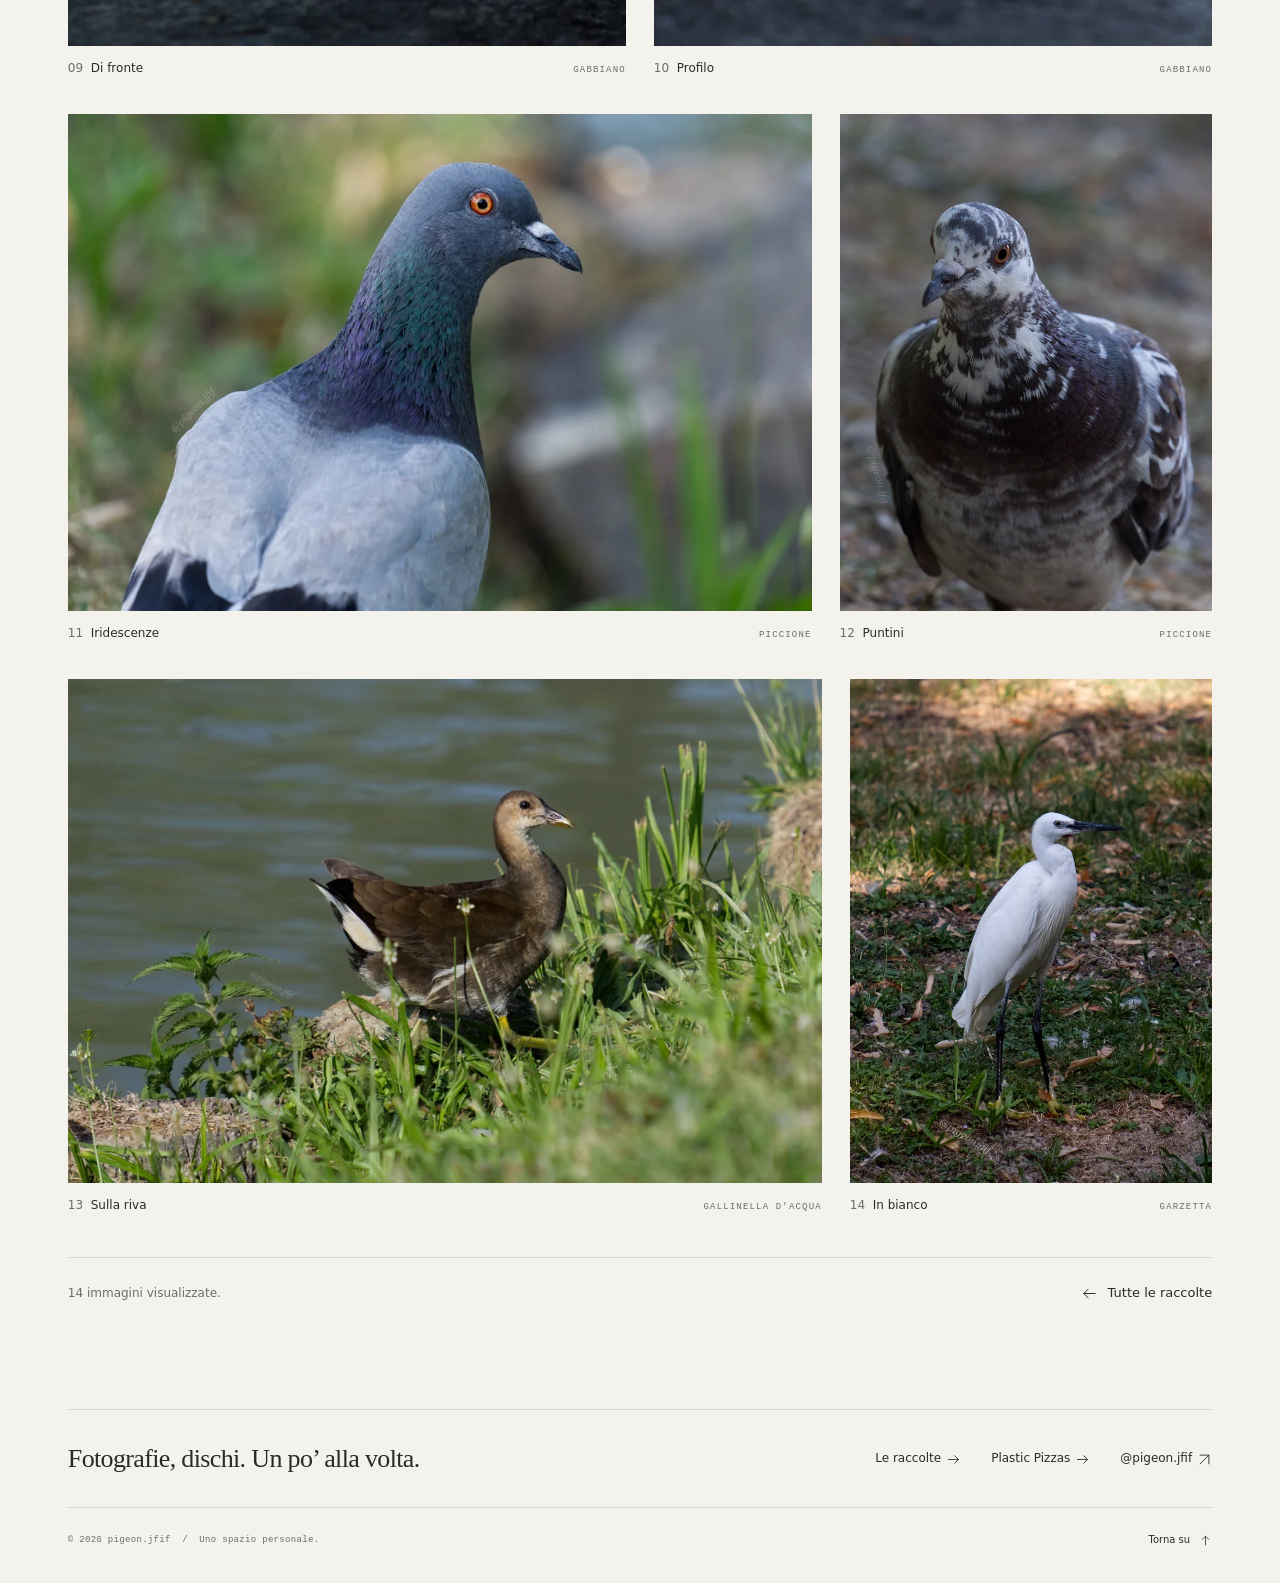
<file: serie/birbs-noale-verona.html>
<!doctype html>
<!--
  PIGEON.JFIF - HTML STATICO CON CONTENUTI GIA' PRESENTI
  Modifica i testi in assets/data/site.js, gli scatti in photos.js,
  le raccolte in albums.js e lo stile in assets/css.
  Per i dischi: data/Dischi.csv e assets/data/records-config.js.
  Struttura: assets/js/pages.js e assets/js/records-view.js.
  node tools/build.js rigenera questa pagina; le modifiche dirette all'HTML
  verrebbero sovrascritte. Il sito NON richiede Node per essere visitato.
-->
<html lang="it">
<head>
  <meta charset="utf-8">
  <meta name="viewport" content="width=device-width, initial-scale=1, viewport-fit=cover">
  <meta name="theme-color" content="#f4f2ed">
  <meta name="color-scheme" content="light">
  <title>Birbs — Noale &amp; Verona - pigeon.jfif</title>
  <meta name="description" content="Due passeggiate lontane nel tempo, tra Noale e Verona, tenendo gli occhi all’altezza dell’acqua: germani, gabbiani, piccioni e altri incontri.">
  <meta name="author" content="pigeon.jfif">
  <meta property="og:type" content="website">
  <meta property="og:title" content="Birbs — Noale &amp; Verona - pigeon.jfif">
  <meta property="og:description" content="Due passeggiate lontane nel tempo, tra Noale e Verona, tenendo gli occhi all’altezza dell’acqua: germani, gabbiani, piccioni e altri incontri.">
  <meta property="og:image" content="../assets/og-cover.jpg">
  <meta property="og:image:width" content="1200">
  <meta property="og:image:height" content="630">
  <meta name="twitter:card" content="summary_large_image">
  
  <link rel="icon" type="image/svg+xml" href="../assets/favicon.svg">
  <link rel="stylesheet" href="../assets/css/theme.css?v=20260918-photoheadings1">
  <!-- Inter libero: unico caricamento font esterno. Disattivabile in fonts.css. -->
  <link rel="stylesheet" href="../assets/css/fonts.css?v=20260918-photoheadings1">
  <link rel="stylesheet" href="../assets/css/style.css?v=20260918-photoheadings1">
  
  <!-- Ordine importante: prima i dati, poi funzioni, pagine e interazioni. -->
  <script defer src="../assets/data/site.js?v=20260918-photoheadings1"></script>
  <script defer src="../assets/data/photos.js?v=20260918-photoheadings1"></script>
  <script defer src="../assets/data/albums.js?v=20260918-photoheadings1"></script>
  <script defer src="../assets/js/core.js?v=20260918-photoheadings1"></script>
  <script defer src="../assets/js/pages.js?v=20260918-photoheadings1"></script>
  
  <script defer src="../assets/js/viewer.js?v=20260918-photoheadings1"></script>
  <script defer src="../assets/js/app.js?v=20260918-photoheadings1"></script>
  
</head>
<body id="top" data-page="album" data-base="../" data-album="birbs-noale-verona">
  <a class="skip-link" href="#main">Vai al contenuto</a>
  <header class="site-header" id="site-header">
    <div class="header-inner wrap">
      <!-- HEADER-01 | Unico collegamento Home nella barra: il simbolo p. -->
      <a href="../index.html" class="brand-home" aria-label="pigeon.jfif, pagina iniziale">
        <img src="../assets/favicon.svg" width="44" height="44" alt="" decoding="async">
      </a>
      <button type="button" class="menu-toggle" data-action="menu" aria-controls="primary-nav" aria-expanded="false">Menu <svg viewBox="0 0 24 24" fill="none" stroke="currentColor" stroke-width="1.4" stroke-linecap="round" stroke-linejoin="round" aria-hidden="true"><path d="M12 5v14M5 12h14"/></svg></button>
      <!-- HEADER-02 | Raccolte, Plastic Pizzas e Chi sono. -->
      <nav id="primary-nav" class="primary-nav" aria-label="Navigazione principale">
        <a class="nav-link" href="../raccolte.html" aria-current="location">Raccolte</a>
<a class="nav-link" href="../dischi.html">Plastic Pizzas</a>
<a class="nav-link" href="../info.html">Chi sono</a>
      </nav>
    </div>
  </header>
  <main id="main" tabindex="-1">
    <div class="wrap">
      <!-- ALBUM-01 | Titolo, luogo, data: albums.js -->
      <header class="album-intro"><a class="breadcrumb" href="../raccolte.html"><svg viewBox="0 0 24 24" fill="none" stroke="currentColor" stroke-width="1.4" stroke-linecap="round" stroke-linejoin="round" aria-hidden="true"><path d="M20 12H4m6-6-6 6 6 6"/></svg> Raccolte <span aria-hidden="true">/</span> Animali</a>
        <div class="album-title-row"><h1 class="album-title">Birbs<br><em class="album-place">Noale &amp; Verona</em></h1><p class="album-description">Due passeggiate lontane nel tempo, tra Noale e Verona, tenendo gli occhi all’altezza dell’acqua: germani, gabbiani, piccioni e altri incontri.</p></div>
        <div class="album-meta eyebrow"><span><svg viewBox="0 0 24 24" fill="none" stroke="currentColor" stroke-width="1.4" stroke-linecap="round" stroke-linejoin="round" aria-hidden="true"><path d="M18 10c0 5-6 10-6 10s-6-5-6-10a6 6 0 1 1 12 0Z"/><circle cx="12" cy="10" r="2"/></svg> Noale &amp; Verona, Italia</span><span>14 immagini</span></div>
      </header>
      <!-- ALBUM-02 | Filtri configurabili; ricerca e vista: site.js > gallery -->
      <div class="gallery-toolbar">
        <div class="filter-bar" role="group" aria-label="Filtra le fotografie per soggetto">
          <button type="button" class="filter-button" data-filter="all" aria-pressed="true" aria-controls="photo-gallery">Tutte<small>14</small></button><button type="button" class="filter-button" data-filter="anatre" aria-pressed="false" aria-controls="photo-gallery">Anatre<small>8</small></button><button type="button" class="filter-button" data-filter="gabbiani" aria-pressed="false" aria-controls="photo-gallery">Gabbiani<small>2</small></button><button type="button" class="filter-button" data-filter="piccioni" aria-pressed="false" aria-controls="photo-gallery">Piccioni<small>2</small></button><button type="button" class="filter-button" data-filter="altri" aria-pressed="false" aria-controls="photo-gallery">Altri incontri<small>2</small></button>
        </div>
        <div class="toolbar-right">
          <label class="gallery-search"><svg viewBox="0 0 24 24" fill="none" stroke="currentColor" stroke-width="1.4" stroke-linecap="round" stroke-linejoin="round" aria-hidden="true"><circle cx="10" cy="10" r="6"/><path d="m15 15 5 5"/></svg><span class="sr-only">Cerca per titolo, soggetto, luogo o codice</span><input type="search" id="gallery-search" placeholder="Titolo, soggetto, luogo, codice" value="" autocomplete="off" aria-controls="photo-gallery"></label>
          <div class="gallery-modes">
            <div class="view-controls" role="group" aria-label="Disposizione delle fotografie">
              <button type="button" class="view-button" data-view="sequence" aria-pressed="true" aria-label="Vista sequenza, righe a altezza uniforme senza ritagli"><svg viewBox="0 0 24 24" fill="none" stroke="currentColor" stroke-width="1.4" stroke-linecap="round" stroke-linejoin="round" aria-hidden="true"><rect x="4" y="4" width="16" height="7"/><rect x="4" y="15" width="7" height="5"/><rect x="15" y="15" width="5" height="5"/></svg><span>Sequenza</span></button>
              <button type="button" class="view-button" data-view="grid" aria-pressed="false" aria-label="Vista griglia, fotografie centrate in cornici uniformi"><svg viewBox="0 0 24 24" fill="none" stroke="currentColor" stroke-width="1.4" stroke-linecap="round" stroke-linejoin="round" aria-hidden="true"><rect x="4" y="4" width="6" height="6"/><rect x="14" y="4" width="6" height="6"/><rect x="4" y="14" width="6" height="6"/><rect x="14" y="14" width="6" height="6"/></svg><span>Griglia</span></button>
            </div>
            <div class="order-controls" role="group" aria-label="Ordine delle fotografie">
              <button type="button" class="order-button" data-order="category" aria-pressed="true">Per categoria</button>
              <button type="button" class="order-button" data-order="random" aria-pressed="false">Casuale</button>
            </div>
          </div>
        </div>
      </div>
      <p class="sr-only" id="gallery-status" role="status">14 immagini visualizzate</p>
      <!-- ALBUM-03 | Sequenza dinamica senza crop; panoramiche full-width. Ordine: categoria o casuale. -->
      <section id="photo-gallery" class="gallery gallery--sequence" aria-label="Fotografie di Birbs — Noale &amp; Verona"><div class="sequence-row" data-sequence-count="2"><figure class="gallery-item" data-image-code="BNV-001" style="--photo-ratio:1.497193">
      <a class="photo-button" href="../assets/photos/birbs-noale-verona/full/BNV-001.webp"
      data-photo-id="BNV-001" data-context="album"
      aria-label="Apri la fotografia: Dal parapetto">
      <img src="../assets/photos/birbs-noale-verona/full/BNV-001.webp" srcset="../assets/photos/birbs-noale-verona/thumbs/BNV-001.webp 960w, ../assets/photos/birbs-noale-verona/full/BNV-001.webp 2400w" sizes="(max-width: 700px) 90vw, (min-width: 1620px) 710px, 44vw"
      width="2400" height="1603" alt="Germano reale femmina ripreso dall’alto mentre nuota vicino a un parapetto, nell’acqua scura."
      loading="eager" decoding="async" fetchpriority="high"
      class="">
      <span class="expand-indicator"><svg viewBox="0 0 24 24" fill="none" stroke="currentColor" stroke-width="1.4" stroke-linecap="round" stroke-linejoin="round" aria-hidden="true"><path d="M9 4H4v5m11-5h5v5M4 15v5h5m11-5v5h-5"/></svg></span>
    </a><figcaption class="photo-caption">
      <span class="photo-caption-title"><span class="muted">01 &nbsp;</span>Dal parapetto</span>
      <span class="eyebrow">Germano reale</span>
    </figcaption>
    </figure>
<figure class="gallery-item" data-image-code="BNV-002" style="--photo-ratio:1.497193">
      <a class="photo-button" href="../assets/photos/birbs-noale-verona/full/BNV-002.webp"
      data-photo-id="BNV-002" data-context="album"
      aria-label="Apri la fotografia: Battere le ali">
      <img src="../assets/photos/birbs-noale-verona/full/BNV-002.webp" srcset="../assets/photos/birbs-noale-verona/thumbs/BNV-002.webp 960w, ../assets/photos/birbs-noale-verona/full/BNV-002.webp 2400w" sizes="(max-width: 700px) 90vw, (min-width: 1620px) 710px, 44vw"
      width="2400" height="1603" alt="Germano reale maschio nell’acqua con le ali aperte e mosse, rese morbide dal movimento."
      loading="eager" decoding="async" fetchpriority="high"
      class="">
      <span class="expand-indicator"><svg viewBox="0 0 24 24" fill="none" stroke="currentColor" stroke-width="1.4" stroke-linecap="round" stroke-linejoin="round" aria-hidden="true"><path d="M9 4H4v5m11-5h5v5M4 15v5h5m11-5v5h-5"/></svg></span>
    </a><figcaption class="photo-caption">
      <span class="photo-caption-title"><span class="muted">02 &nbsp;</span>Battere le ali</span>
      <span class="eyebrow">Germano reale</span>
    </figcaption>
    </figure></div>
<div class="sequence-row" data-sequence-count="2"><figure class="gallery-item" data-image-code="BNV-003" style="--photo-ratio:1.497193">
      <a class="photo-button" href="../assets/photos/birbs-noale-verona/full/BNV-003.webp"
      data-photo-id="BNV-003" data-context="album"
      aria-label="Apri la fotografia: Acqua bassa">
      <img src="../assets/photos/birbs-noale-verona/full/BNV-003.webp" srcset="../assets/photos/birbs-noale-verona/thumbs/BNV-003.webp 960w, ../assets/photos/birbs-noale-verona/full/BNV-003.webp 2400w" sizes="(max-width: 700px) 90vw, (min-width: 1620px) 710px, 44vw"
      width="2400" height="1603" alt="Germano reale maschio fermo nell’acqua bassa, con le zampe e il riflesso visibili sul fondo."
      loading="lazy" decoding="async"
      class="">
      <span class="expand-indicator"><svg viewBox="0 0 24 24" fill="none" stroke="currentColor" stroke-width="1.4" stroke-linecap="round" stroke-linejoin="round" aria-hidden="true"><path d="M9 4H4v5m11-5h5v5M4 15v5h5m11-5v5h-5"/></svg></span>
    </a><figcaption class="photo-caption">
      <span class="photo-caption-title"><span class="muted">03 &nbsp;</span>Acqua bassa</span>
      <span class="eyebrow">Germano reale</span>
    </figcaption>
    </figure>
<figure class="gallery-item" data-image-code="BNV-010" style="--photo-ratio:1.497193">
      <a class="photo-button" href="../assets/photos/birbs-noale-verona/full/BNV-010.webp"
      data-photo-id="BNV-010" data-context="album"
      aria-label="Apri la fotografia: A cercare qualcosa">
      <img src="../assets/photos/birbs-noale-verona/full/BNV-010.webp" srcset="../assets/photos/birbs-noale-verona/thumbs/BNV-010.webp 960w, ../assets/photos/birbs-noale-verona/full/BNV-010.webp 2400w" sizes="(max-width: 700px) 90vw, (min-width: 1620px) 710px, 44vw"
      width="2400" height="1603" alt="Germano reale femmina sulla riva, con il collo abbassato verso terra e le zampe arancioni illuminate."
      loading="lazy" decoding="async"
      class="">
      <span class="expand-indicator"><svg viewBox="0 0 24 24" fill="none" stroke="currentColor" stroke-width="1.4" stroke-linecap="round" stroke-linejoin="round" aria-hidden="true"><path d="M9 4H4v5m11-5h5v5M4 15v5h5m11-5v5h-5"/></svg></span>
    </a><figcaption class="photo-caption">
      <span class="photo-caption-title"><span class="muted">04 &nbsp;</span>A cercare qualcosa</span>
      <span class="eyebrow">Germano reale</span>
    </figcaption>
    </figure></div>
<div class="sequence-row" data-sequence-count="2"><figure class="gallery-item" data-image-code="BNV-012" style="--photo-ratio:1.497193">
      <a class="photo-button" href="../assets/photos/birbs-noale-verona/full/BNV-012.webp"
      data-photo-id="BNV-012" data-context="album"
      aria-label="Apri la fotografia: Di spalle">
      <img src="../assets/photos/birbs-noale-verona/full/BNV-012.webp" srcset="../assets/photos/birbs-noale-verona/thumbs/BNV-012.webp 960w, ../assets/photos/birbs-noale-verona/full/BNV-012.webp 2400w" sizes="(max-width: 700px) 90vw, (min-width: 1620px) 710px, 44vw"
      width="2400" height="1603" alt="Germano reale femmina vista di spalle sulla riva, con la striscia blu dell’ala in evidenza e l’acqua davanti."
      loading="lazy" decoding="async"
      class="">
      <span class="expand-indicator"><svg viewBox="0 0 24 24" fill="none" stroke="currentColor" stroke-width="1.4" stroke-linecap="round" stroke-linejoin="round" aria-hidden="true"><path d="M9 4H4v5m11-5h5v5M4 15v5h5m11-5v5h-5"/></svg></span>
    </a><figcaption class="photo-caption">
      <span class="photo-caption-title"><span class="muted">05 &nbsp;</span>Di spalle</span>
      <span class="eyebrow">Germano reale</span>
    </figcaption>
    </figure>
<figure class="gallery-item" data-image-code="BNV-013" style="--photo-ratio:1.497193">
      <a class="photo-button" href="../assets/photos/birbs-noale-verona/full/BNV-013.webp"
      data-photo-id="BNV-013" data-context="album"
      aria-label="Apri la fotografia: A tu per tu">
      <img src="../assets/photos/birbs-noale-verona/full/BNV-013.webp" srcset="../assets/photos/birbs-noale-verona/thumbs/BNV-013.webp 960w, ../assets/photos/birbs-noale-verona/full/BNV-013.webp 2400w" sizes="(max-width: 700px) 90vw, (min-width: 1620px) 710px, 44vw"
      width="2400" height="1603" alt="Primo piano di un germano reale femmina, con lo sguardo rivolto verso l’obiettivo e il becco sporco."
      loading="lazy" decoding="async"
      class="">
      <span class="expand-indicator"><svg viewBox="0 0 24 24" fill="none" stroke="currentColor" stroke-width="1.4" stroke-linecap="round" stroke-linejoin="round" aria-hidden="true"><path d="M9 4H4v5m11-5h5v5M4 15v5h5m11-5v5h-5"/></svg></span>
    </a><figcaption class="photo-caption">
      <span class="photo-caption-title"><span class="muted">06 &nbsp;</span>A tu per tu</span>
      <span class="eyebrow">Germano reale</span>
    </figcaption>
    </figure></div>
<div class="sequence-row" data-sequence-count="2"><figure class="gallery-item is-portrait" data-image-code="BNV-007" style="--photo-ratio:0.750000">
      <a class="photo-button" href="../assets/photos/birbs-noale-verona/full/BNV-007.webp"
      data-photo-id="BNV-007" data-context="album"
      aria-label="Apri la fotografia: Doppio sguardo">
      <img src="../assets/photos/birbs-noale-verona/full/BNV-007.webp" srcset="../assets/photos/birbs-noale-verona/thumbs/BNV-007.webp 720w, ../assets/photos/birbs-noale-verona/full/BNV-007.webp 1800w" sizes="(max-width: 700px) 90vw, (min-width: 1620px) 710px, 44vw"
      width="1800" height="2400" alt="Germano reale femmina di profilo sull’acqua, con il riflesso della testa nella parte bassa della foto verticale."
      loading="lazy" decoding="async"
      class="">
      <span class="expand-indicator"><svg viewBox="0 0 24 24" fill="none" stroke="currentColor" stroke-width="1.4" stroke-linecap="round" stroke-linejoin="round" aria-hidden="true"><path d="M9 4H4v5m11-5h5v5M4 15v5h5m11-5v5h-5"/></svg></span>
    </a><figcaption class="photo-caption">
      <span class="photo-caption-title"><span class="muted">07 &nbsp;</span>Doppio sguardo</span>
      <span class="eyebrow">Germano reale</span>
    </figcaption>
    </figure>
<figure class="gallery-item" data-image-code="BNV-014" style="--photo-ratio:1.497193">
      <a class="photo-button" href="../assets/photos/birbs-noale-verona/full/BNV-014.webp"
      data-photo-id="BNV-014" data-context="album"
      aria-label="Apri la fotografia: Un filo di blu">
      <img src="../assets/photos/birbs-noale-verona/full/BNV-014.webp" srcset="../assets/photos/birbs-noale-verona/thumbs/BNV-014.webp 960w, ../assets/photos/birbs-noale-verona/full/BNV-014.webp 2400w" sizes="(max-width: 700px) 90vw, (min-width: 1620px) 710px, 44vw"
      width="2400" height="1603" alt="Dettaglio ravvicinato del piumaggio di un germano reale femmina, con una striscia blu tra i toni marroni."
      loading="lazy" decoding="async"
      class="">
      <span class="expand-indicator"><svg viewBox="0 0 24 24" fill="none" stroke="currentColor" stroke-width="1.4" stroke-linecap="round" stroke-linejoin="round" aria-hidden="true"><path d="M9 4H4v5m11-5h5v5M4 15v5h5m11-5v5h-5"/></svg></span>
    </a><figcaption class="photo-caption">
      <span class="photo-caption-title"><span class="muted">08 &nbsp;</span>Un filo di blu</span>
      <span class="eyebrow">Germano reale</span>
    </figcaption>
    </figure></div>
<div class="sequence-row" data-sequence-count="2"><figure class="gallery-item is-portrait" data-image-code="BNV-004" style="--photo-ratio:0.667917">
      <a class="photo-button" href="../assets/photos/birbs-noale-verona/full/BNV-004.webp"
      data-photo-id="BNV-004" data-context="album"
      aria-label="Apri la fotografia: Di fronte">
      <img src="../assets/photos/birbs-noale-verona/full/BNV-004.webp" srcset="../assets/photos/birbs-noale-verona/thumbs/BNV-004.webp 641w, ../assets/photos/birbs-noale-verona/full/BNV-004.webp 1603w" sizes="(max-width: 700px) 90vw, (min-width: 1620px) 710px, 44vw"
      width="1603" height="2400" alt="Gabbiano ripreso frontalmente in piedi su una superficie scura, con lo sfondo chiaro sfocato."
      loading="lazy" decoding="async"
      class="">
      <span class="expand-indicator"><svg viewBox="0 0 24 24" fill="none" stroke="currentColor" stroke-width="1.4" stroke-linecap="round" stroke-linejoin="round" aria-hidden="true"><path d="M9 4H4v5m11-5h5v5M4 15v5h5m11-5v5h-5"/></svg></span>
    </a><figcaption class="photo-caption">
      <span class="photo-caption-title"><span class="muted">09 &nbsp;</span>Di fronte</span>
      <span class="eyebrow">Gabbiano</span>
    </figcaption>
    </figure>
<figure class="gallery-item is-portrait" data-image-code="BNV-005" style="--photo-ratio:0.668333">
      <a class="photo-button" href="../assets/photos/birbs-noale-verona/full/BNV-005.webp"
      data-photo-id="BNV-005" data-context="album"
      aria-label="Apri la fotografia: Profilo">
      <img src="../assets/photos/birbs-noale-verona/full/BNV-005.webp" srcset="../assets/photos/birbs-noale-verona/thumbs/BNV-005.webp 642w, ../assets/photos/birbs-noale-verona/full/BNV-005.webp 1604w" sizes="(max-width: 700px) 90vw, (min-width: 1620px) 710px, 44vw"
      width="1604" height="2400" alt="Gabbiano di profilo su una superficie scura, con il becco e le zampe rossastre."
      loading="lazy" decoding="async"
      class="">
      <span class="expand-indicator"><svg viewBox="0 0 24 24" fill="none" stroke="currentColor" stroke-width="1.4" stroke-linecap="round" stroke-linejoin="round" aria-hidden="true"><path d="M9 4H4v5m11-5h5v5M4 15v5h5m11-5v5h-5"/></svg></span>
    </a><figcaption class="photo-caption">
      <span class="photo-caption-title"><span class="muted">10 &nbsp;</span>Profilo</span>
      <span class="eyebrow">Gabbiano</span>
    </figcaption>
    </figure></div>
<div class="sequence-row" data-sequence-count="2"><figure class="gallery-item" data-image-code="BNV-008" style="--photo-ratio:1.497193">
      <a class="photo-button" href="../assets/photos/birbs-noale-verona/full/BNV-008.webp"
      data-photo-id="BNV-008" data-context="album"
      aria-label="Apri la fotografia: Iridescenze">
      <img src="../assets/photos/birbs-noale-verona/full/BNV-008.webp" srcset="../assets/photos/birbs-noale-verona/thumbs/BNV-008.webp 960w, ../assets/photos/birbs-noale-verona/full/BNV-008.webp 2400w" sizes="(max-width: 700px) 90vw, (min-width: 1620px) 710px, 44vw"
      width="2400" height="1603" alt="Ritratto laterale di un piccione con occhio arancione e piume verdi e viola sul collo."
      loading="lazy" decoding="async"
      class="">
      <span class="expand-indicator"><svg viewBox="0 0 24 24" fill="none" stroke="currentColor" stroke-width="1.4" stroke-linecap="round" stroke-linejoin="round" aria-hidden="true"><path d="M9 4H4v5m11-5h5v5M4 15v5h5m11-5v5h-5"/></svg></span>
    </a><figcaption class="photo-caption">
      <span class="photo-caption-title"><span class="muted">11 &nbsp;</span>Iridescenze</span>
      <span class="eyebrow">Piccione</span>
    </figcaption>
    </figure>
<figure class="gallery-item is-portrait" data-image-code="BNV-011" style="--photo-ratio:0.750000">
      <a class="photo-button" href="../assets/photos/birbs-noale-verona/full/BNV-011.webp"
      data-photo-id="BNV-011" data-context="album"
      aria-label="Apri la fotografia: Puntini">
      <img src="../assets/photos/birbs-noale-verona/full/BNV-011.webp" srcset="../assets/photos/birbs-noale-verona/thumbs/BNV-011.webp 720w, ../assets/photos/birbs-noale-verona/full/BNV-011.webp 1800w" sizes="(max-width: 700px) 90vw, (min-width: 1620px) 710px, 44vw"
      width="1800" height="2400" alt="Piccione inquadrato frontalmente e da vicino, con piumaggio grigio e bianco maculato."
      loading="lazy" decoding="async"
      class="">
      <span class="expand-indicator"><svg viewBox="0 0 24 24" fill="none" stroke="currentColor" stroke-width="1.4" stroke-linecap="round" stroke-linejoin="round" aria-hidden="true"><path d="M9 4H4v5m11-5h5v5M4 15v5h5m11-5v5h-5"/></svg></span>
    </a><figcaption class="photo-caption">
      <span class="photo-caption-title"><span class="muted">12 &nbsp;</span>Puntini</span>
      <span class="eyebrow">Piccione</span>
    </figcaption>
    </figure></div>
<div class="sequence-row" data-sequence-count="2"><figure class="gallery-item" data-image-code="BNV-006" style="--photo-ratio:1.497193">
      <a class="photo-button" href="../assets/photos/birbs-noale-verona/full/BNV-006.webp"
      data-photo-id="BNV-006" data-context="album"
      aria-label="Apri la fotografia: Sulla riva">
      <img src="../assets/photos/birbs-noale-verona/full/BNV-006.webp" srcset="../assets/photos/birbs-noale-verona/thumbs/BNV-006.webp 960w, ../assets/photos/birbs-noale-verona/full/BNV-006.webp 2400w" sizes="(max-width: 700px) 90vw, (min-width: 1620px) 710px, 44vw"
      width="2400" height="1603" alt="Gallinella d’acqua giovane in piedi tra l’erba della riva, con l’acqua sullo sfondo."
      loading="lazy" decoding="async"
      class="">
      <span class="expand-indicator"><svg viewBox="0 0 24 24" fill="none" stroke="currentColor" stroke-width="1.4" stroke-linecap="round" stroke-linejoin="round" aria-hidden="true"><path d="M9 4H4v5m11-5h5v5M4 15v5h5m11-5v5h-5"/></svg></span>
    </a><figcaption class="photo-caption">
      <span class="photo-caption-title"><span class="muted">13 &nbsp;</span>Sulla riva</span>
      <span class="eyebrow">Gallinella d’acqua</span>
    </figcaption>
    </figure>
<figure class="gallery-item is-portrait" data-image-code="BNV-009" style="--photo-ratio:0.719583">
      <a class="photo-button" href="../assets/photos/birbs-noale-verona/full/BNV-009.webp"
      data-photo-id="BNV-009" data-context="album"
      aria-label="Apri la fotografia: In bianco">
      <img src="../assets/photos/birbs-noale-verona/full/BNV-009.webp" srcset="../assets/photos/birbs-noale-verona/thumbs/BNV-009.webp 691w, ../assets/photos/birbs-noale-verona/full/BNV-009.webp 1727w" sizes="(max-width: 700px) 90vw, (min-width: 1620px) 710px, 44vw"
      width="1727" height="2400" alt="Garzetta bianca in piedi sull’erba, con becco e zampe scuri, in formato verticale."
      loading="lazy" decoding="async"
      class="">
      <span class="expand-indicator"><svg viewBox="0 0 24 24" fill="none" stroke="currentColor" stroke-width="1.4" stroke-linecap="round" stroke-linejoin="round" aria-hidden="true"><path d="M9 4H4v5m11-5h5v5M4 15v5h5m11-5v5h-5"/></svg></span>
    </a><figcaption class="photo-caption">
      <span class="photo-caption-title"><span class="muted">14 &nbsp;</span>In bianco</span>
      <span class="eyebrow">Garzetta</span>
    </figcaption>
    </figure></div></section>
      <div class="gallery-ending"><p id="gallery-end-count">14 immagini visualizzate.</p><a class="text-link" href="../raccolte.html"><svg viewBox="0 0 24 24" fill="none" stroke="currentColor" stroke-width="1.4" stroke-linecap="round" stroke-linejoin="round" aria-hidden="true"><path d="M20 12H4m6-6-6 6 6 6"/></svg> Tutte le raccolte</a></div>
      
    </div>
  </main>
  <footer class="site-footer" id="site-footer">
    <div class="wrap">
    <div class="footer-top">
      <p class="footer-message">Fotografie, dischi. Un po’ alla volta.</p>
      <div class="footer-links">
        <a href="../raccolte.html">Le raccolte <svg viewBox="0 0 24 24" fill="none" stroke="currentColor" stroke-width="1.4" stroke-linecap="round" stroke-linejoin="round" aria-hidden="true"><path d="M4 12h16m-6-6 6 6-6 6"/></svg></a>
        <a href="../dischi.html">Plastic Pizzas <svg viewBox="0 0 24 24" fill="none" stroke="currentColor" stroke-width="1.4" stroke-linecap="round" stroke-linejoin="round" aria-hidden="true"><path d="M4 12h16m-6-6 6 6-6 6"/></svg></a>
        <a href="https://www.instagram.com/pigeon.jfif/" target="_blank" rel="noopener noreferrer">@pigeon.jfif <svg viewBox="0 0 24 24" fill="none" stroke="currentColor" stroke-width="1.4" stroke-linecap="round" stroke-linejoin="round" aria-hidden="true"><path d="M5 19 19 5M5 5h14v14"/></svg></a>
      </div>
    </div>
    <div class="footer-bottom">
      <p>&copy; 2026 pigeon.jfif &nbsp;/&nbsp; Uno spazio personale.</p>
      <a class="top-button" href="#top">Torna su <svg viewBox="0 0 24 24" fill="none" stroke="currentColor" stroke-width="1.4" stroke-linecap="round" stroke-linejoin="round" aria-hidden="true"><path d="M12 20V4m-6 6 6-6 6 6"/></svg></a>
    </div>
  </div>
  </footer>
  <noscript>
    <style>
      .menu-toggle, .gallery-toolbar { display: none; }
      .site-header { height: auto; }
      .header-inner { min-height: 87px; flex-wrap: wrap; gap: 20px; padding-block: 20px; }
      .primary-nav { display: flex; position: static; flex-wrap: wrap; gap: 18px; padding: 0; border: 0; background: none; box-shadow: none; }
      .nav-link { font: 13px var(--sans); }
    </style>
    <p class="wrap" style="padding-block:24px;font-size:12px">JavaScript e' disattivato. Puoi leggere le pagine e aprire le immagini; filtri, ricerca e visualizzatore richiedono JavaScript.</p>
  </noscript>
</body>
</html>
</file>
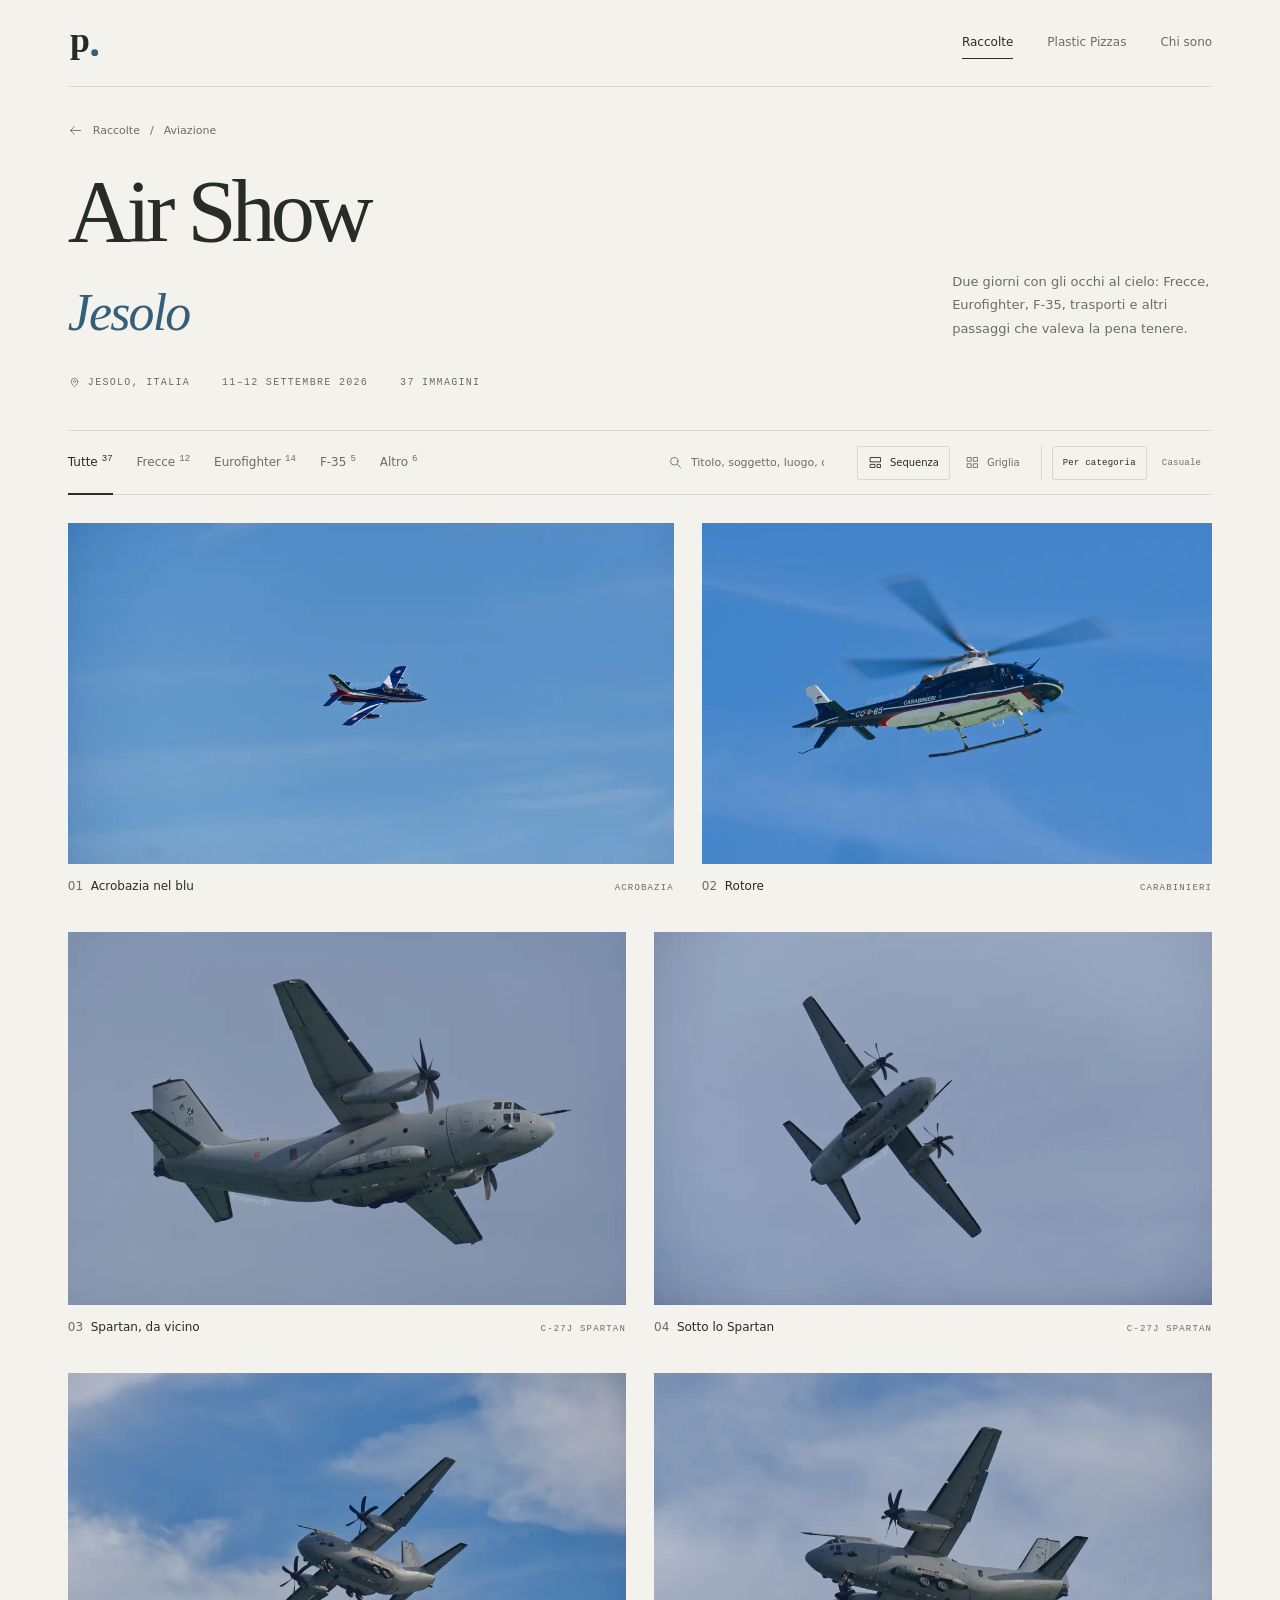
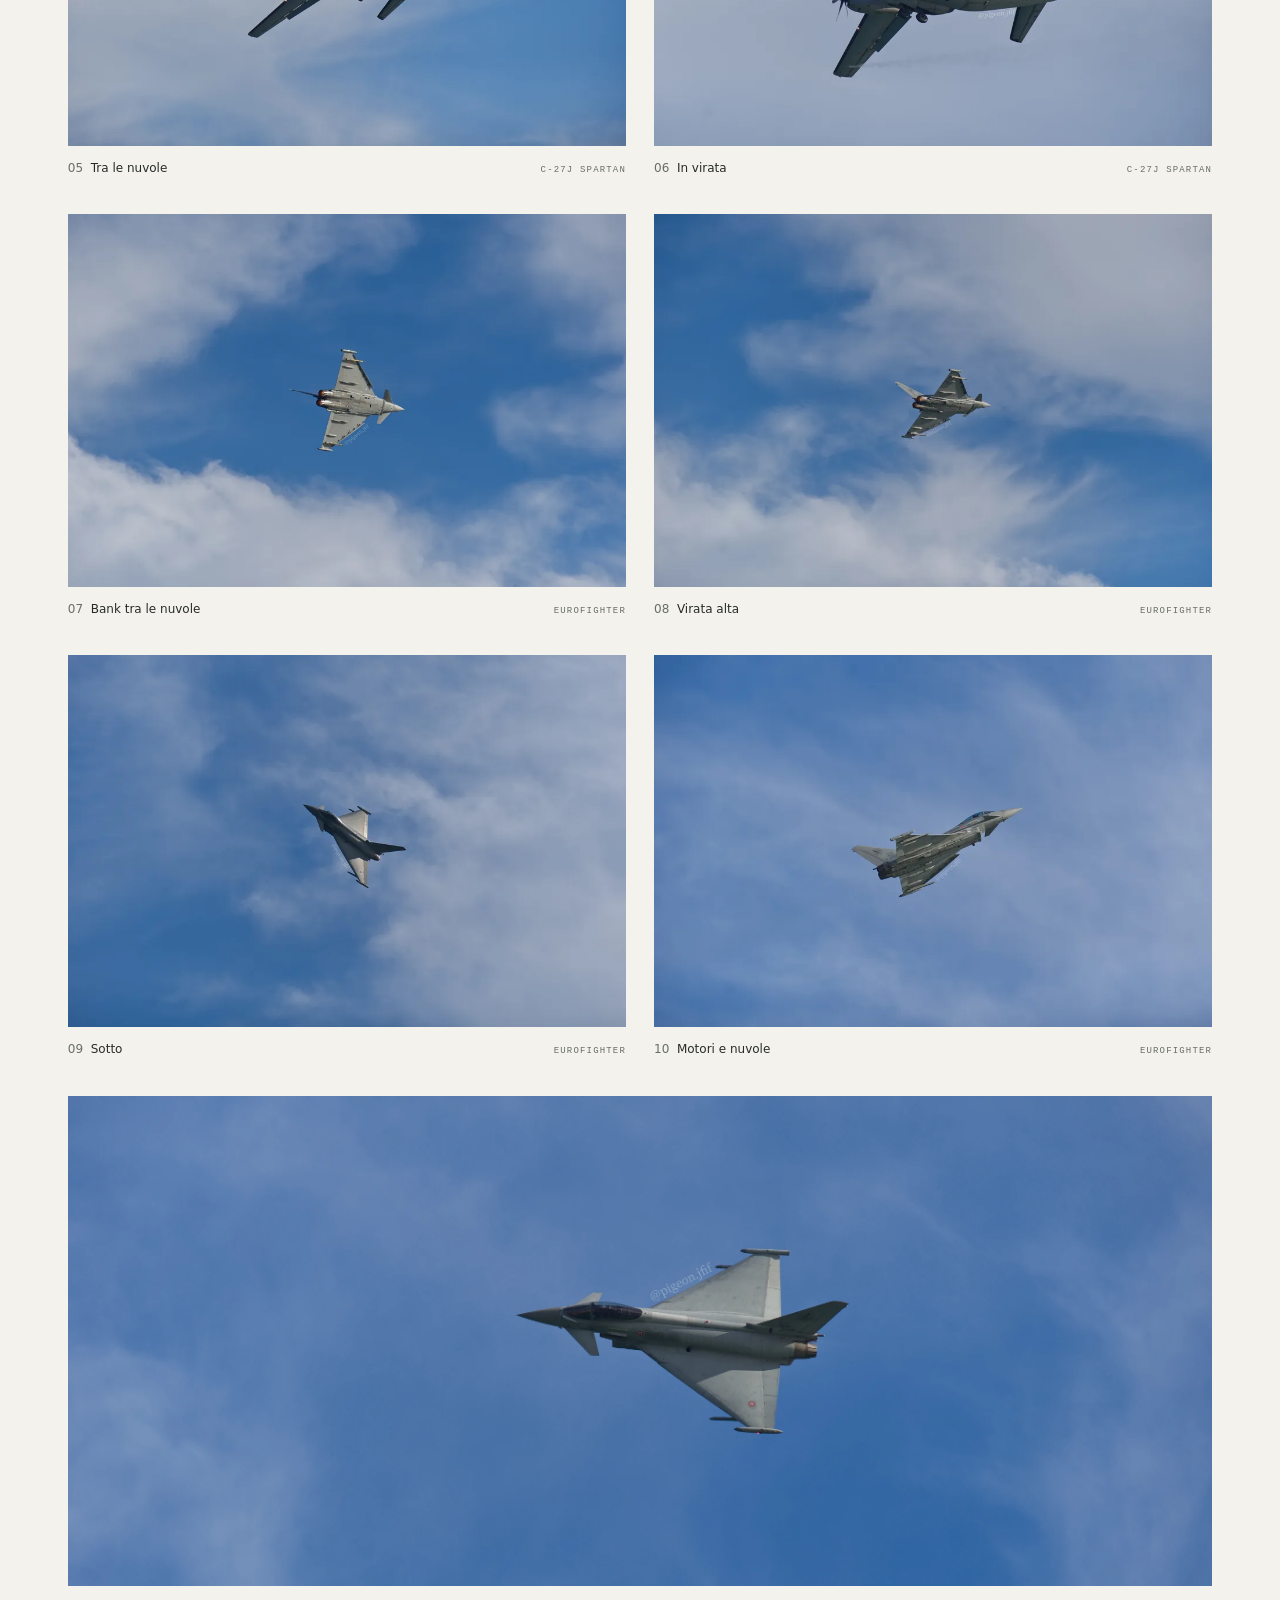
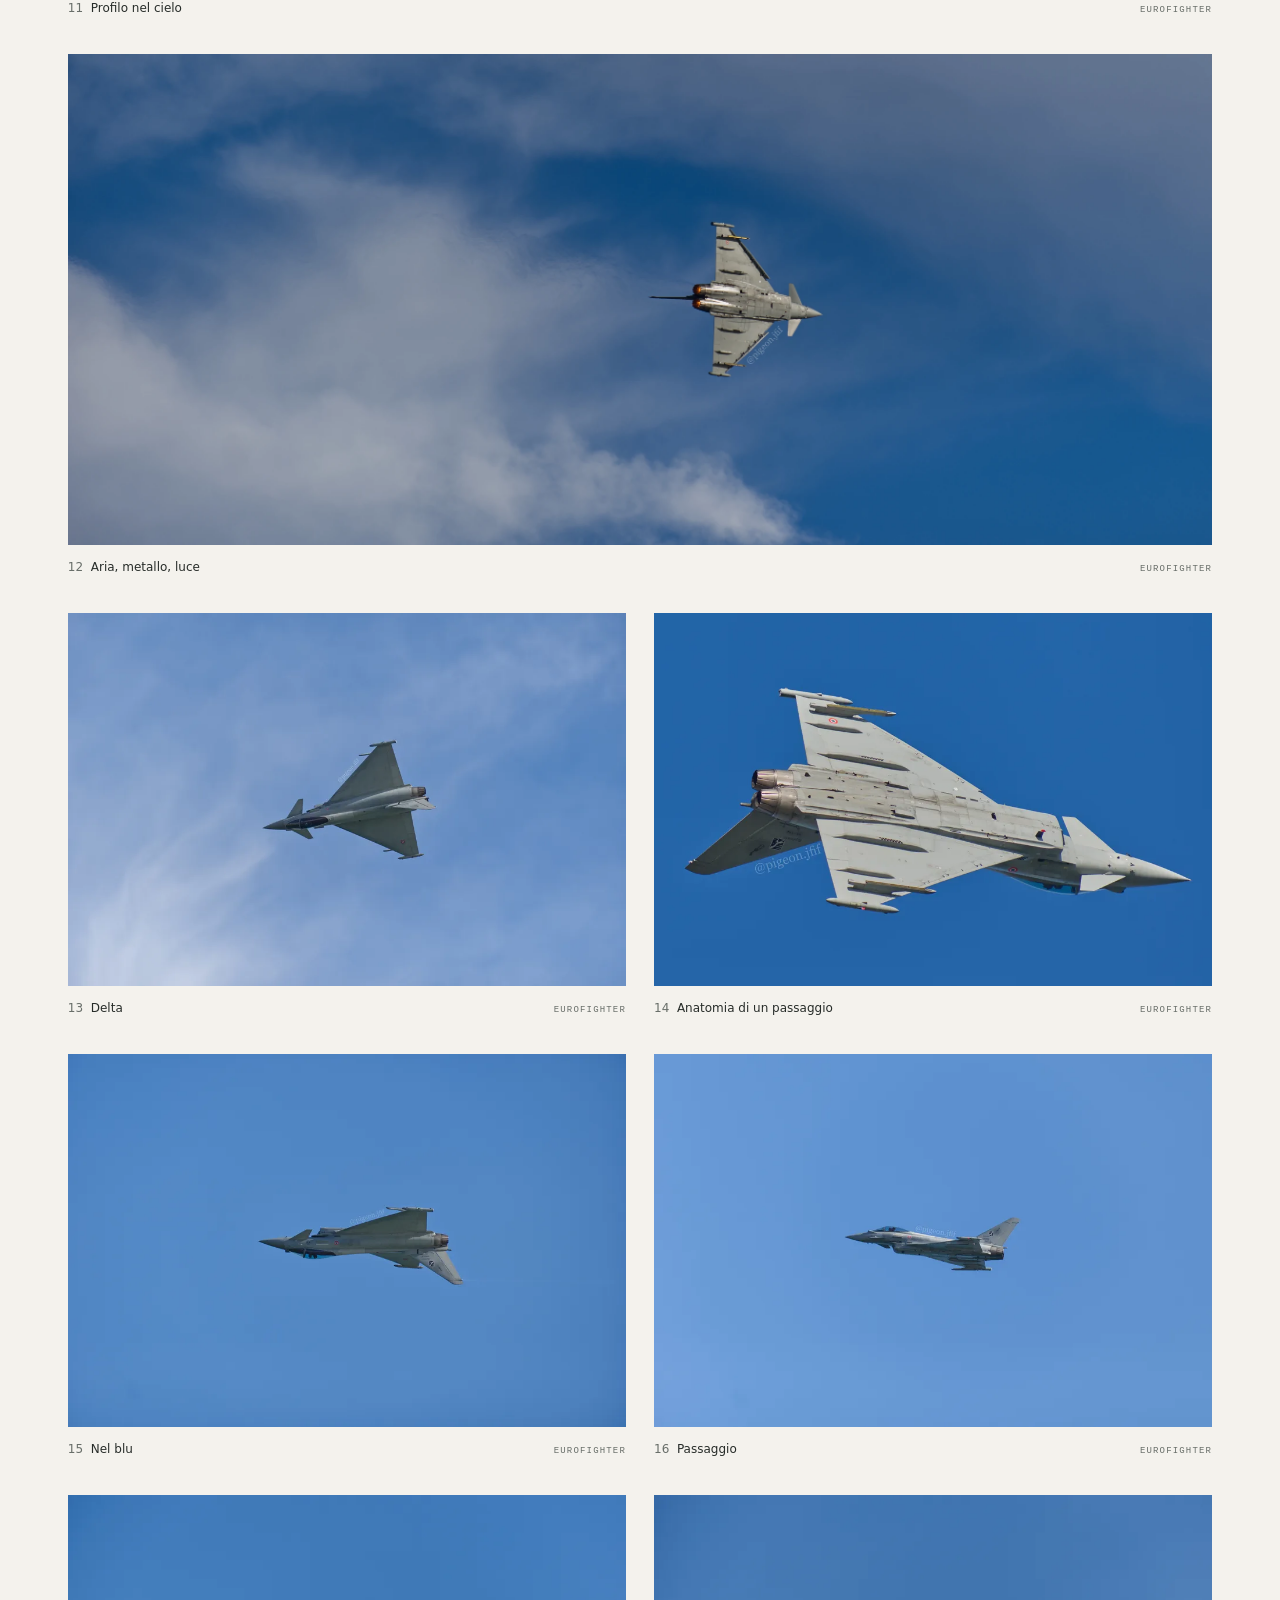
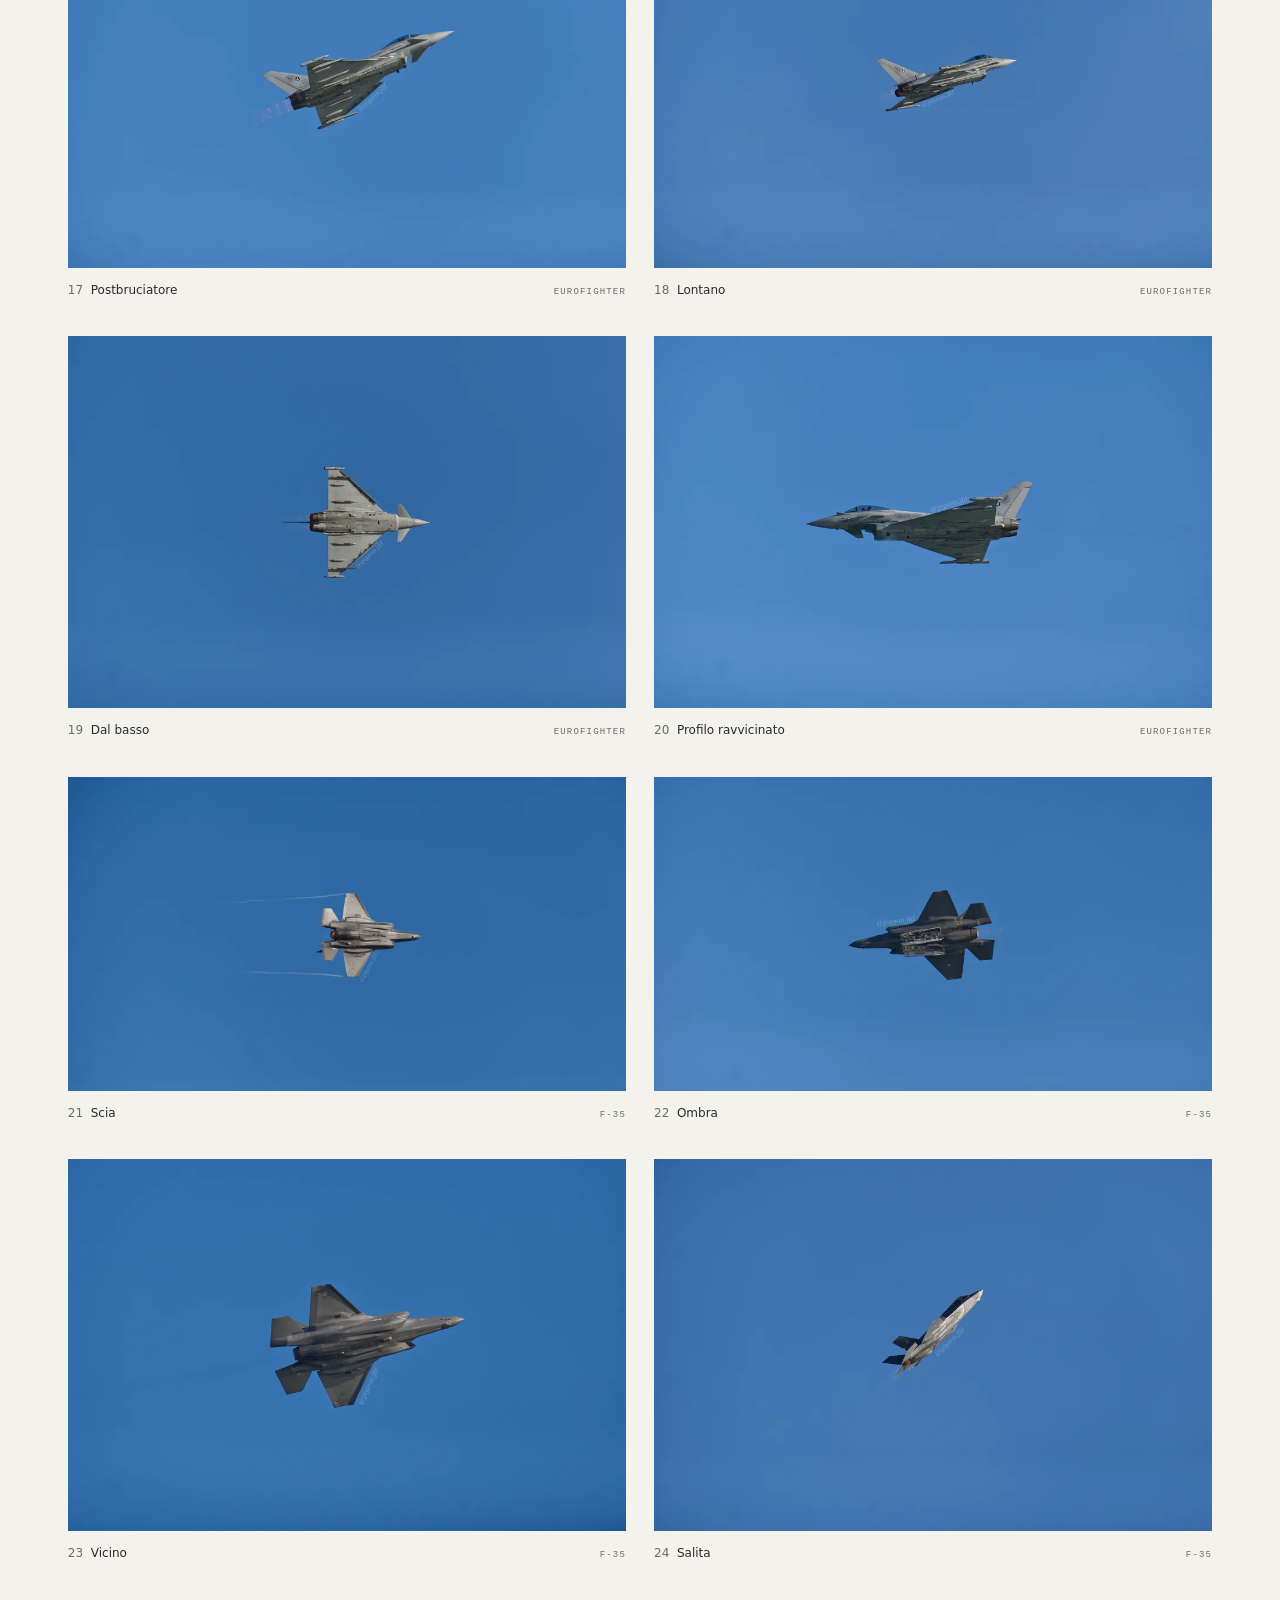
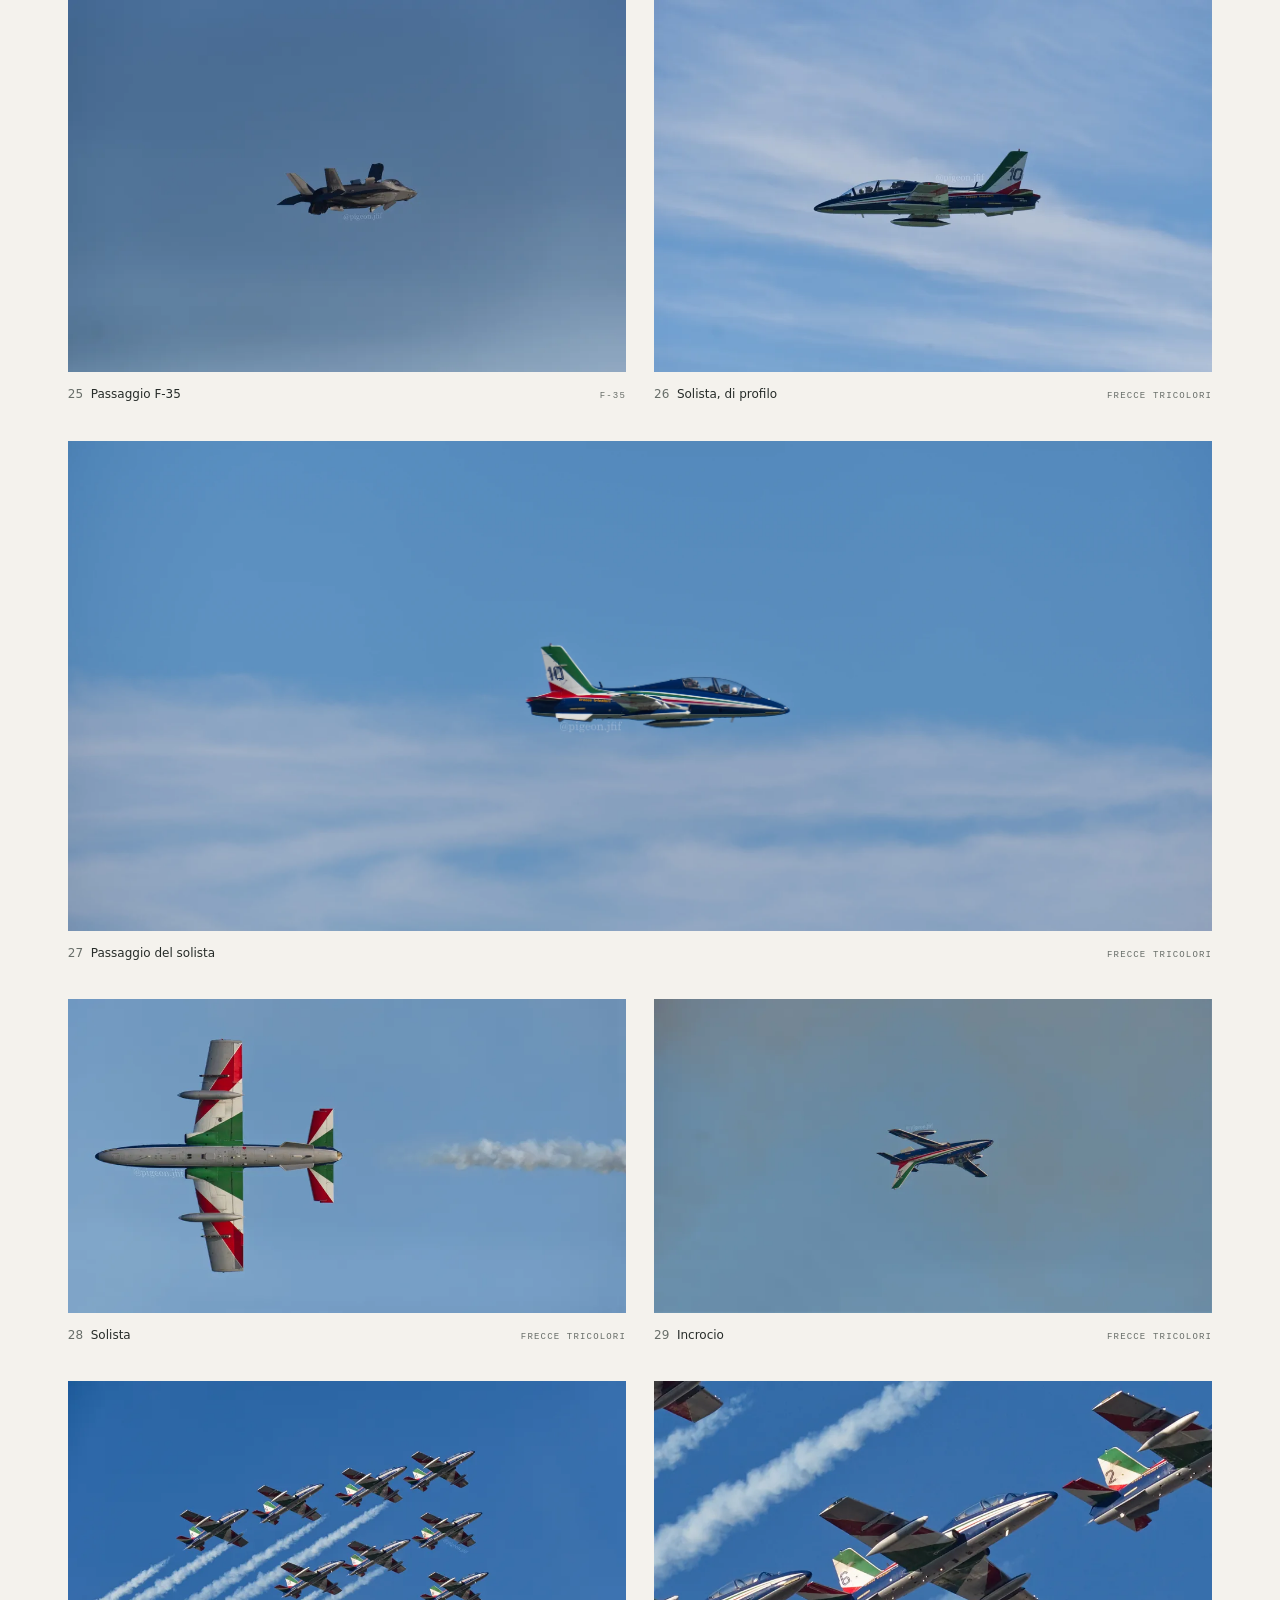
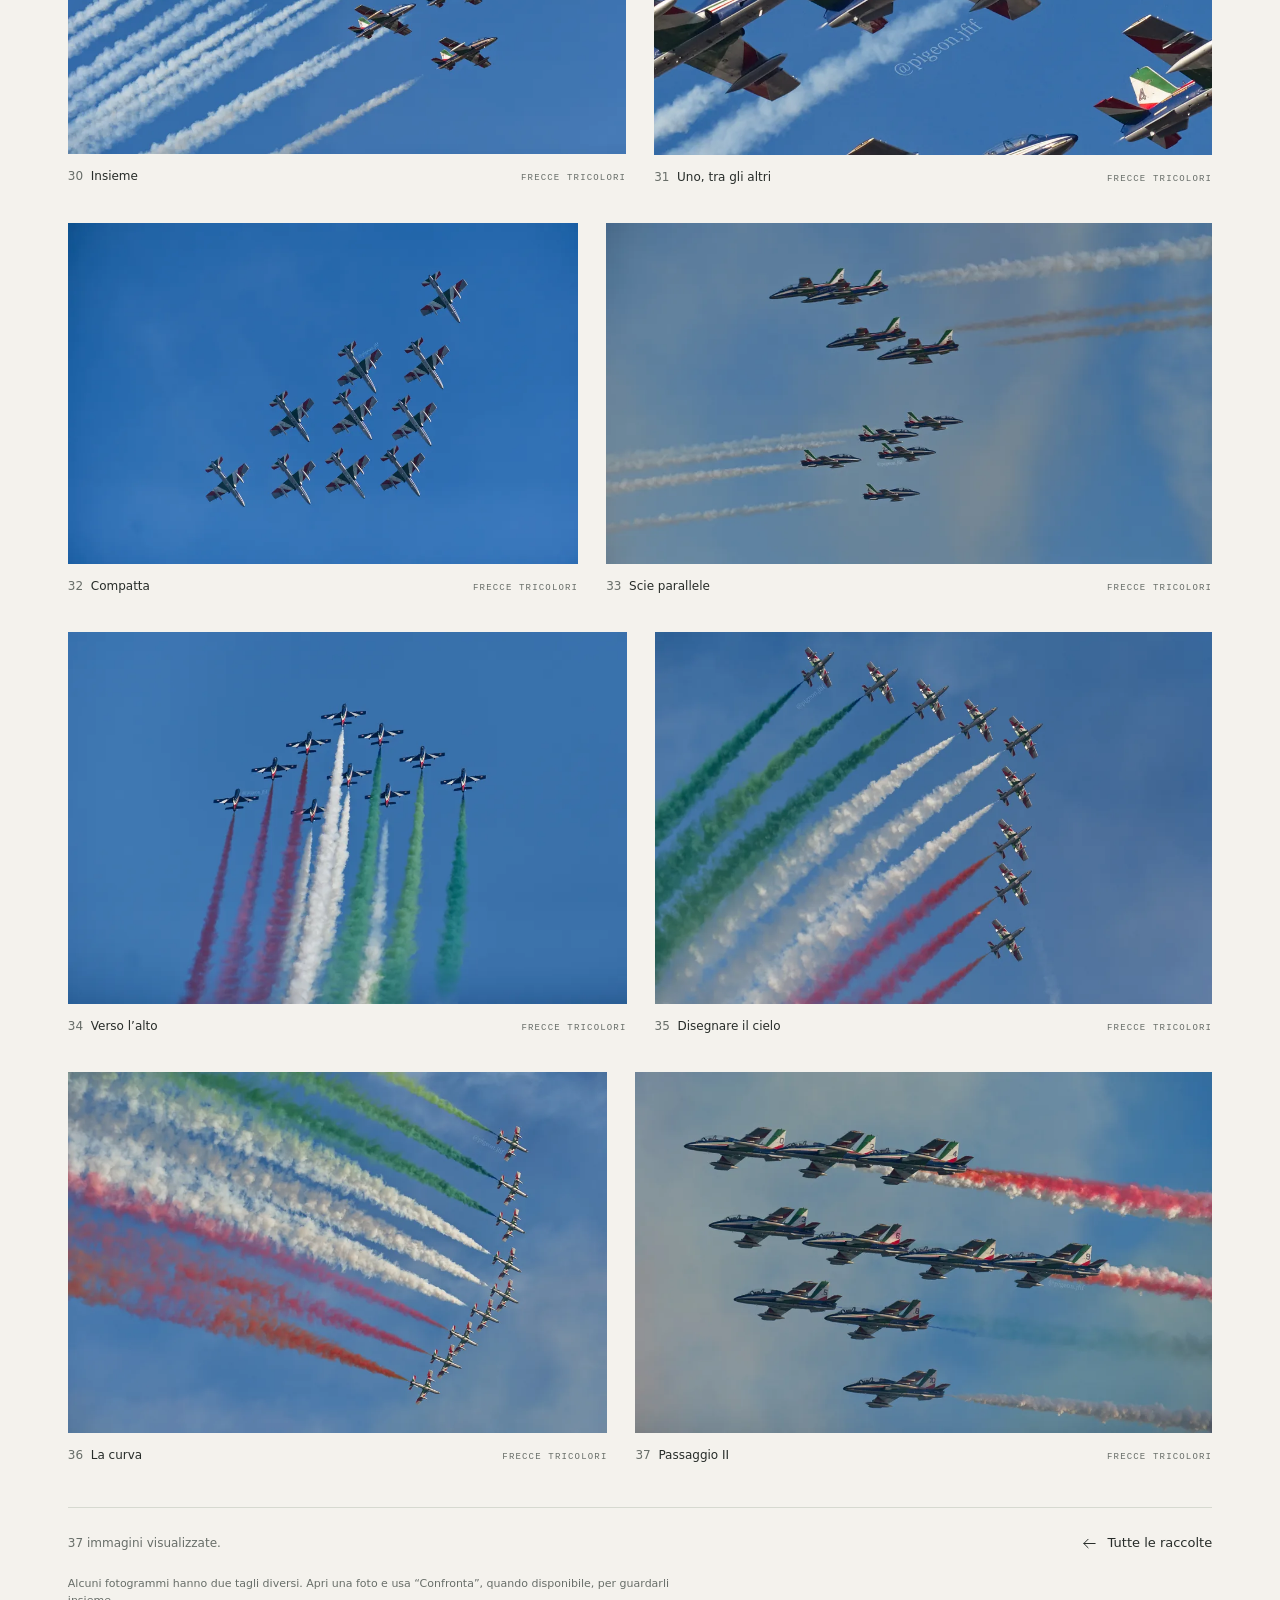
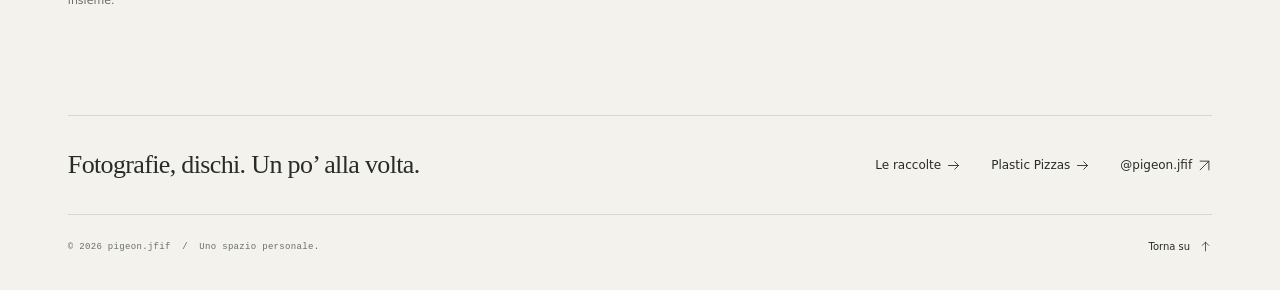
<file: serie/jesolo.html>
<!doctype html>
<!--
  PIGEON.JFIF - HTML STATICO CON CONTENUTI GIA' PRESENTI
  Modifica i testi in assets/data/site.js, gli scatti in photos.js,
  le raccolte in albums.js e lo stile in assets/css.
  Per i dischi: data/Dischi.csv e assets/data/records-config.js.
  Struttura: assets/js/pages.js e assets/js/records-view.js.
  node tools/build.js rigenera questa pagina; le modifiche dirette all'HTML
  verrebbero sovrascritte. Il sito NON richiede Node per essere visitato.
-->
<html lang="it">
<head>
  <meta charset="utf-8">
  <meta name="viewport" content="width=device-width, initial-scale=1, viewport-fit=cover">
  <meta name="theme-color" content="#f4f2ed">
  <meta name="color-scheme" content="light">
  <title>Air Show — Jesolo - pigeon.jfif</title>
  <meta name="description" content="Due giorni con gli occhi al cielo: Frecce, Eurofighter, F-35, trasporti e altri passaggi che valeva la pena tenere.">
  <meta name="author" content="pigeon.jfif">
  <meta property="og:type" content="website">
  <meta property="og:title" content="Air Show — Jesolo - pigeon.jfif">
  <meta property="og:description" content="Due giorni con gli occhi al cielo: Frecce, Eurofighter, F-35, trasporti e altri passaggi che valeva la pena tenere.">
  <meta property="og:image" content="../assets/og-cover.jpg">
  <meta property="og:image:width" content="1200">
  <meta property="og:image:height" content="630">
  <meta name="twitter:card" content="summary_large_image">
  
  <link rel="icon" type="image/svg+xml" href="../assets/favicon.svg">
  <link rel="stylesheet" href="../assets/css/theme.css?v=20260918-photoheadings1">
  <!-- Inter libero: unico caricamento font esterno. Disattivabile in fonts.css. -->
  <link rel="stylesheet" href="../assets/css/fonts.css?v=20260918-photoheadings1">
  <link rel="stylesheet" href="../assets/css/style.css?v=20260918-photoheadings1">
  
  <!-- Ordine importante: prima i dati, poi funzioni, pagine e interazioni. -->
  <script defer src="../assets/data/site.js?v=20260918-photoheadings1"></script>
  <script defer src="../assets/data/photos.js?v=20260918-photoheadings1"></script>
  <script defer src="../assets/data/albums.js?v=20260918-photoheadings1"></script>
  <script defer src="../assets/js/core.js?v=20260918-photoheadings1"></script>
  <script defer src="../assets/js/pages.js?v=20260918-photoheadings1"></script>
  
  <script defer src="../assets/js/viewer.js?v=20260918-photoheadings1"></script>
  <script defer src="../assets/js/app.js?v=20260918-photoheadings1"></script>
  
</head>
<body id="top" data-page="album" data-base="../" data-album="jesolo-2026">
  <a class="skip-link" href="#main">Vai al contenuto</a>
  <header class="site-header" id="site-header">
    <div class="header-inner wrap">
      <!-- HEADER-01 | Unico collegamento Home nella barra: il simbolo p. -->
      <a href="../index.html" class="brand-home" aria-label="pigeon.jfif, pagina iniziale">
        <img src="../assets/favicon.svg" width="44" height="44" alt="" decoding="async">
      </a>
      <button type="button" class="menu-toggle" data-action="menu" aria-controls="primary-nav" aria-expanded="false">Menu <svg viewBox="0 0 24 24" fill="none" stroke="currentColor" stroke-width="1.4" stroke-linecap="round" stroke-linejoin="round" aria-hidden="true"><path d="M12 5v14M5 12h14"/></svg></button>
      <!-- HEADER-02 | Raccolte, Plastic Pizzas e Chi sono. -->
      <nav id="primary-nav" class="primary-nav" aria-label="Navigazione principale">
        <a class="nav-link" href="../raccolte.html" aria-current="location">Raccolte</a>
<a class="nav-link" href="../dischi.html">Plastic Pizzas</a>
<a class="nav-link" href="../info.html">Chi sono</a>
      </nav>
    </div>
  </header>
  <main id="main" tabindex="-1">
    <div class="wrap">
      <!-- ALBUM-01 | Titolo, luogo, data: albums.js -->
      <header class="album-intro"><a class="breadcrumb" href="../raccolte.html"><svg viewBox="0 0 24 24" fill="none" stroke="currentColor" stroke-width="1.4" stroke-linecap="round" stroke-linejoin="round" aria-hidden="true"><path d="M20 12H4m6-6-6 6 6 6"/></svg> Raccolte <span aria-hidden="true">/</span> Aviazione</a>
        <div class="album-title-row"><h1 class="album-title">Air Show<br><em class="album-place">Jesolo</em></h1><p class="album-description">Due giorni con gli occhi al cielo: Frecce, Eurofighter, F-35, trasporti e altri passaggi che valeva la pena tenere.</p></div>
        <div class="album-meta eyebrow"><span><svg viewBox="0 0 24 24" fill="none" stroke="currentColor" stroke-width="1.4" stroke-linecap="round" stroke-linejoin="round" aria-hidden="true"><path d="M18 10c0 5-6 10-6 10s-6-5-6-10a6 6 0 1 1 12 0Z"/><circle cx="12" cy="10" r="2"/></svg> Jesolo, Italia</span><span>11–12 settembre 2026</span><span>37 immagini</span></div>
      </header>
      <!-- ALBUM-02 | Filtri configurabili; ricerca e vista: site.js > gallery -->
      <div class="gallery-toolbar">
        <div class="filter-bar" role="group" aria-label="Filtra le fotografie per soggetto">
          <button type="button" class="filter-button" data-filter="all" aria-pressed="true" aria-controls="photo-gallery">Tutte<small>37</small></button><button type="button" class="filter-button" data-filter="frecce" aria-pressed="false" aria-controls="photo-gallery">Frecce<small>12</small></button><button type="button" class="filter-button" data-filter="efa" aria-pressed="false" aria-controls="photo-gallery">Eurofighter<small>14</small></button><button type="button" class="filter-button" data-filter="f35" aria-pressed="false" aria-controls="photo-gallery">F-35<small>5</small></button><button type="button" class="filter-button" data-filter="altro" aria-pressed="false" aria-controls="photo-gallery">Altro<small>6</small></button>
        </div>
        <div class="toolbar-right">
          <label class="gallery-search"><svg viewBox="0 0 24 24" fill="none" stroke="currentColor" stroke-width="1.4" stroke-linecap="round" stroke-linejoin="round" aria-hidden="true"><circle cx="10" cy="10" r="6"/><path d="m15 15 5 5"/></svg><span class="sr-only">Cerca per titolo, soggetto, luogo o codice</span><input type="search" id="gallery-search" placeholder="Titolo, soggetto, luogo, codice" value="" autocomplete="off" aria-controls="photo-gallery"></label>
          <div class="gallery-modes">
            <div class="view-controls" role="group" aria-label="Disposizione delle fotografie">
              <button type="button" class="view-button" data-view="sequence" aria-pressed="true" aria-label="Vista sequenza, righe a altezza uniforme senza ritagli"><svg viewBox="0 0 24 24" fill="none" stroke="currentColor" stroke-width="1.4" stroke-linecap="round" stroke-linejoin="round" aria-hidden="true"><rect x="4" y="4" width="16" height="7"/><rect x="4" y="15" width="7" height="5"/><rect x="15" y="15" width="5" height="5"/></svg><span>Sequenza</span></button>
              <button type="button" class="view-button" data-view="grid" aria-pressed="false" aria-label="Vista griglia, fotografie centrate in cornici uniformi"><svg viewBox="0 0 24 24" fill="none" stroke="currentColor" stroke-width="1.4" stroke-linecap="round" stroke-linejoin="round" aria-hidden="true"><rect x="4" y="4" width="6" height="6"/><rect x="14" y="4" width="6" height="6"/><rect x="4" y="14" width="6" height="6"/><rect x="14" y="14" width="6" height="6"/></svg><span>Griglia</span></button>
            </div>
            <div class="order-controls" role="group" aria-label="Ordine delle fotografie">
              <button type="button" class="order-button" data-order="category" aria-pressed="true">Per categoria</button>
              <button type="button" class="order-button" data-order="random" aria-pressed="false">Casuale</button>
            </div>
          </div>
        </div>
      </div>
      <p class="sr-only" id="gallery-status" role="status">37 immagini visualizzate</p>
      <!-- ALBUM-03 | Sequenza dinamica senza crop; panoramiche full-width. Ordine: categoria o casuale. -->
      <section id="photo-gallery" class="gallery gallery--sequence" aria-label="Fotografie di Air Show — Jesolo"><div class="sequence-row" data-sequence-count="2"><figure class="gallery-item" data-image-code="JES-013" style="--photo-ratio:1.777778">
      <a class="photo-button" href="../assets/photos/jesolo-2026/full/JES-013.webp"
      data-photo-id="JES-013" data-context="album"
      aria-label="Apri la fotografia: Acrobazia nel blu">
      <img src="../assets/photos/jesolo-2026/full/JES-013.webp" srcset="../assets/photos/jesolo-2026/thumbs/JES-013.webp 960w, ../assets/photos/jesolo-2026/full/JES-013.webp 2400w" sizes="(max-width: 700px) 90vw, (min-width: 1620px) 710px, 44vw"
      width="2400" height="1350" alt="Piccolo aereo acrobatico in volo nel cielo azzurro, ripreso da lontano."
      loading="eager" decoding="async" fetchpriority="high"
      class="">
      <span class="expand-indicator"><svg viewBox="0 0 24 24" fill="none" stroke="currentColor" stroke-width="1.4" stroke-linecap="round" stroke-linejoin="round" aria-hidden="true"><path d="M9 4H4v5m11-5h5v5M4 15v5h5m11-5v5h-5"/></svg></span>
    </a><figcaption class="photo-caption">
      <span class="photo-caption-title"><span class="muted">01 &nbsp;</span>Acrobazia nel blu</span>
      <span class="eyebrow">Acrobazia</span>
    </figcaption>
    </figure>
<figure class="gallery-item" data-image-code="JES-015" style="--photo-ratio:1.497193">
      <a class="photo-button" href="../assets/photos/jesolo-2026/full/JES-015.webp"
      data-photo-id="JES-015" data-context="album"
      aria-label="Apri la fotografia: Rotore">
      <img src="../assets/photos/jesolo-2026/full/JES-015.webp" srcset="../assets/photos/jesolo-2026/thumbs/JES-015.webp 960w, ../assets/photos/jesolo-2026/full/JES-015.webp 2400w" sizes="(max-width: 700px) 90vw, (min-width: 1620px) 710px, 44vw"
      width="2400" height="1603" alt="Elicottero dei Carabinieri in volo di profilo, con il rotore in movimento sul cielo blu."
      loading="eager" decoding="async" fetchpriority="high"
      class="">
      <span class="expand-indicator"><svg viewBox="0 0 24 24" fill="none" stroke="currentColor" stroke-width="1.4" stroke-linecap="round" stroke-linejoin="round" aria-hidden="true"><path d="M9 4H4v5m11-5h5v5M4 15v5h5m11-5v5h-5"/></svg></span>
    </a><figcaption class="photo-caption">
      <span class="photo-caption-title"><span class="muted">02 &nbsp;</span>Rotore</span>
      <span class="eyebrow">Carabinieri</span>
    </figcaption>
    </figure></div>
<div class="sequence-row" data-sequence-count="2"><figure class="gallery-item" data-image-code="JES-016" style="--photo-ratio:1.497193">
      <a class="photo-button" href="../assets/photos/jesolo-2026/full/JES-016.webp"
      data-photo-id="JES-016" data-context="album"
      aria-label="Apri la fotografia: Spartan, da vicino">
      <img src="../assets/photos/jesolo-2026/full/JES-016.webp" srcset="../assets/photos/jesolo-2026/thumbs/JES-016.webp 960w, ../assets/photos/jesolo-2026/full/JES-016.webp 2400w" sizes="(max-width: 700px) 90vw, (min-width: 1620px) 710px, 44vw"
      width="2400" height="1603" alt="C-27J Spartan in volo visto dal basso e di tre quarti, grande nel fotogramma."
      loading="lazy" decoding="async"
      class="">
      <span class="expand-indicator"><svg viewBox="0 0 24 24" fill="none" stroke="currentColor" stroke-width="1.4" stroke-linecap="round" stroke-linejoin="round" aria-hidden="true"><path d="M9 4H4v5m11-5h5v5M4 15v5h5m11-5v5h-5"/></svg></span>
    </a><figcaption class="photo-caption">
      <span class="photo-caption-title"><span class="muted">03 &nbsp;</span>Spartan, da vicino</span>
      <span class="eyebrow">C-27J Spartan</span>
    </figcaption>
    </figure>
<figure class="gallery-item" data-image-code="JES-017" style="--photo-ratio:1.497193">
      <a class="photo-button" href="../assets/photos/jesolo-2026/full/JES-017.webp"
      data-photo-id="JES-017" data-context="album"
      aria-label="Apri la fotografia: Sotto lo Spartan">
      <img src="../assets/photos/jesolo-2026/full/JES-017.webp" srcset="../assets/photos/jesolo-2026/thumbs/JES-017.webp 960w, ../assets/photos/jesolo-2026/full/JES-017.webp 2400w" sizes="(max-width: 700px) 90vw, (min-width: 1620px) 710px, 44vw"
      width="2400" height="1603" alt="C-27J Spartan visto dal basso durante una virata, con le due eliche ben visibili."
      loading="lazy" decoding="async"
      class="">
      <span class="expand-indicator"><svg viewBox="0 0 24 24" fill="none" stroke="currentColor" stroke-width="1.4" stroke-linecap="round" stroke-linejoin="round" aria-hidden="true"><path d="M9 4H4v5m11-5h5v5M4 15v5h5m11-5v5h-5"/></svg></span>
    </a><figcaption class="photo-caption">
      <span class="photo-caption-title"><span class="muted">04 &nbsp;</span>Sotto lo Spartan</span>
      <span class="eyebrow">C-27J Spartan</span>
    </figcaption>
    </figure></div>
<div class="sequence-row" data-sequence-count="2"><figure class="gallery-item" data-image-code="JES-018" style="--photo-ratio:1.497193">
      <a class="photo-button" href="../assets/photos/jesolo-2026/full/JES-018.webp"
      data-photo-id="JES-018" data-context="album"
      aria-label="Apri la fotografia: Tra le nuvole">
      <img src="../assets/photos/jesolo-2026/full/JES-018.webp" srcset="../assets/photos/jesolo-2026/thumbs/JES-018.webp 960w, ../assets/photos/jesolo-2026/full/JES-018.webp 2400w" sizes="(max-width: 700px) 90vw, (min-width: 1620px) 710px, 44vw"
      width="2400" height="1603" alt="C-27J Spartan in virata davanti a grandi nuvole bianche e azzurre."
      loading="lazy" decoding="async"
      class="">
      <span class="expand-indicator"><svg viewBox="0 0 24 24" fill="none" stroke="currentColor" stroke-width="1.4" stroke-linecap="round" stroke-linejoin="round" aria-hidden="true"><path d="M9 4H4v5m11-5h5v5M4 15v5h5m11-5v5h-5"/></svg></span>
    </a><figcaption class="photo-caption">
      <span class="photo-caption-title"><span class="muted">05 &nbsp;</span>Tra le nuvole</span>
      <span class="eyebrow">C-27J Spartan</span>
    </figcaption>
    </figure>
<figure class="gallery-item" data-image-code="JES-019" style="--photo-ratio:1.497193">
      <a class="photo-button" href="../assets/photos/jesolo-2026/full/JES-019.webp"
      data-photo-id="JES-019" data-context="album"
      aria-label="Apri la fotografia: In virata">
      <img src="../assets/photos/jesolo-2026/full/JES-019.webp" srcset="../assets/photos/jesolo-2026/thumbs/JES-019.webp 960w, ../assets/photos/jesolo-2026/full/JES-019.webp 2400w" sizes="(max-width: 700px) 90vw, (min-width: 1620px) 710px, 44vw"
      width="2400" height="1603" alt="C-27J Spartan inclinato in virata, ripreso dal basso con cielo e nuvole sullo sfondo."
      loading="lazy" decoding="async"
      class="">
      <span class="expand-indicator"><svg viewBox="0 0 24 24" fill="none" stroke="currentColor" stroke-width="1.4" stroke-linecap="round" stroke-linejoin="round" aria-hidden="true"><path d="M9 4H4v5m11-5h5v5M4 15v5h5m11-5v5h-5"/></svg></span>
    </a><figcaption class="photo-caption">
      <span class="photo-caption-title"><span class="muted">06 &nbsp;</span>In virata</span>
      <span class="eyebrow">C-27J Spartan</span>
    </figcaption>
    </figure></div>
<div class="sequence-row" data-sequence-count="2"><figure class="gallery-item" data-image-code="JES-020" style="--photo-ratio:1.497193">
      <a class="photo-button" href="../assets/photos/jesolo-2026/full/JES-020.webp"
      data-photo-id="JES-020" data-context="album"
      aria-label="Apri la fotografia: Bank tra le nuvole">
      <img src="../assets/photos/jesolo-2026/full/JES-020.webp" srcset="../assets/photos/jesolo-2026/thumbs/JES-020.webp 960w, ../assets/photos/jesolo-2026/full/JES-020.webp 2400w" sizes="(max-width: 700px) 90vw, (min-width: 1620px) 710px, 44vw"
      width="2400" height="1603" alt="Eurofighter in forte bank sotto un cielo pieno di nuvole."
      loading="lazy" decoding="async"
      class="">
      <span class="expand-indicator"><svg viewBox="0 0 24 24" fill="none" stroke="currentColor" stroke-width="1.4" stroke-linecap="round" stroke-linejoin="round" aria-hidden="true"><path d="M9 4H4v5m11-5h5v5M4 15v5h5m11-5v5h-5"/></svg></span>
    </a><figcaption class="photo-caption">
      <span class="photo-caption-title"><span class="muted">07 &nbsp;</span>Bank tra le nuvole</span>
      <span class="eyebrow">Eurofighter</span>
    </figcaption>
    </figure>
<figure class="gallery-item" data-image-code="JES-021" style="--photo-ratio:1.497193">
      <a class="photo-button" href="../assets/photos/jesolo-2026/full/JES-021.webp"
      data-photo-id="JES-021" data-context="album"
      aria-label="Apri la fotografia: Virata alta">
      <img src="../assets/photos/jesolo-2026/full/JES-021.webp" srcset="../assets/photos/jesolo-2026/thumbs/JES-021.webp 960w, ../assets/photos/jesolo-2026/full/JES-021.webp 2400w" sizes="(max-width: 700px) 90vw, (min-width: 1620px) 710px, 44vw"
      width="2400" height="1603" alt="Eurofighter inclinato in virata nella parte alta del cielo, con nuvole sullo sfondo."
      loading="lazy" decoding="async"
      class="">
      <span class="expand-indicator"><svg viewBox="0 0 24 24" fill="none" stroke="currentColor" stroke-width="1.4" stroke-linecap="round" stroke-linejoin="round" aria-hidden="true"><path d="M9 4H4v5m11-5h5v5M4 15v5h5m11-5v5h-5"/></svg></span>
    </a><figcaption class="photo-caption">
      <span class="photo-caption-title"><span class="muted">08 &nbsp;</span>Virata alta</span>
      <span class="eyebrow">Eurofighter</span>
    </figcaption>
    </figure></div>
<div class="sequence-row" data-sequence-count="2"><figure class="gallery-item" data-image-code="JES-022" style="--photo-ratio:1.497193">
      <a class="photo-button" href="../assets/photos/jesolo-2026/full/JES-022.webp"
      data-photo-id="JES-022" data-context="album"
      aria-label="Apri la fotografia: Sotto">
      <img src="../assets/photos/jesolo-2026/full/JES-022.webp" srcset="../assets/photos/jesolo-2026/thumbs/JES-022.webp 960w, ../assets/photos/jesolo-2026/full/JES-022.webp 2400w" sizes="(max-width: 700px) 90vw, (min-width: 1620px) 710px, 44vw"
      width="2400" height="1603" alt="Eurofighter visto quasi interamente dal basso durante una virata."
      loading="lazy" decoding="async"
      class="">
      <span class="expand-indicator"><svg viewBox="0 0 24 24" fill="none" stroke="currentColor" stroke-width="1.4" stroke-linecap="round" stroke-linejoin="round" aria-hidden="true"><path d="M9 4H4v5m11-5h5v5M4 15v5h5m11-5v5h-5"/></svg></span>
    </a><figcaption class="photo-caption">
      <span class="photo-caption-title"><span class="muted">09 &nbsp;</span>Sotto</span>
      <span class="eyebrow">Eurofighter</span>
    </figcaption>
    </figure>
<figure class="gallery-item" data-image-code="JES-024" style="--photo-ratio:1.497193">
      <a class="photo-button" href="../assets/photos/jesolo-2026/full/JES-024.webp"
      data-photo-id="JES-024" data-context="album"
      aria-label="Apri la fotografia: Motori e nuvole">
      <img src="../assets/photos/jesolo-2026/full/JES-024.webp" srcset="../assets/photos/jesolo-2026/thumbs/JES-024.webp 960w, ../assets/photos/jesolo-2026/full/JES-024.webp 2400w" sizes="(max-width: 700px) 90vw, (min-width: 1620px) 710px, 44vw"
      width="2400" height="1603" alt="Eurofighter in virata con la parte posteriore e i motori ben visibili davanti alle nuvole."
      loading="lazy" decoding="async"
      class="">
      <span class="expand-indicator"><svg viewBox="0 0 24 24" fill="none" stroke="currentColor" stroke-width="1.4" stroke-linecap="round" stroke-linejoin="round" aria-hidden="true"><path d="M9 4H4v5m11-5h5v5M4 15v5h5m11-5v5h-5"/></svg></span>
    </a><figcaption class="photo-caption">
      <span class="photo-caption-title"><span class="muted">10 &nbsp;</span>Motori e nuvole</span>
      <span class="eyebrow">Eurofighter</span>
    </figcaption>
    </figure></div>
<div class="sequence-row sequence-row--panorama" data-sequence-count="1"><figure class="gallery-item is-panorama" data-image-code="JES-023" style="--photo-ratio:2.332362">
      <a class="photo-button" href="../assets/photos/jesolo-2026/full/JES-023.webp"
      data-photo-id="JES-023" data-context="album"
      aria-label="Apri la fotografia: Profilo nel cielo">
      <img src="../assets/photos/jesolo-2026/full/JES-023.webp" srcset="../assets/photos/jesolo-2026/thumbs/JES-023.webp 960w, ../assets/photos/jesolo-2026/full/JES-023.webp 2400w" sizes="(max-width: 700px) 90vw, (min-width: 1620px) 1440px, 90vw"
      width="2400" height="1029" alt="Eurofighter ripreso di profilo e dal basso, con una fascia di nuvole dietro."
      loading="lazy" decoding="async"
      class="">
      <span class="expand-indicator"><svg viewBox="0 0 24 24" fill="none" stroke="currentColor" stroke-width="1.4" stroke-linecap="round" stroke-linejoin="round" aria-hidden="true"><path d="M9 4H4v5m11-5h5v5M4 15v5h5m11-5v5h-5"/></svg></span>
    </a><figcaption class="photo-caption">
      <span class="photo-caption-title"><span class="muted">11 &nbsp;</span>Profilo nel cielo</span>
      <span class="eyebrow">Eurofighter</span>
    </figcaption>
    </figure></div>
<div class="sequence-row sequence-row--panorama" data-sequence-count="1"><figure class="gallery-item is-panorama" data-image-code="JES-001" style="--photo-ratio:2.332362">
      <a class="photo-button" href="../assets/photos/jesolo-2026/full/JES-001.webp"
      data-photo-id="JES-001" data-context="album"
      aria-label="Apri la fotografia: Aria, metallo, luce">
      <img src="../assets/photos/jesolo-2026/full/JES-001.webp" srcset="../assets/photos/jesolo-2026/thumbs/JES-001.webp 960w, ../assets/photos/jesolo-2026/full/JES-001.webp 2400w" sizes="(max-width: 700px) 90vw, (min-width: 1620px) 1440px, 90vw"
      width="2400" height="1029" alt="Eurofighter in virata tra grandi nuvole, con i motori accesi e molto cielo intorno."
      loading="lazy" decoding="async"
      class="">
      <span class="expand-indicator"><svg viewBox="0 0 24 24" fill="none" stroke="currentColor" stroke-width="1.4" stroke-linecap="round" stroke-linejoin="round" aria-hidden="true"><path d="M9 4H4v5m11-5h5v5M4 15v5h5m11-5v5h-5"/></svg></span>
    </a><figcaption class="photo-caption">
      <span class="photo-caption-title"><span class="muted">12 &nbsp;</span>Aria, metallo, luce</span>
      <span class="eyebrow">Eurofighter</span>
    </figcaption>
    </figure></div>
<div class="sequence-row" data-sequence-count="2"><figure class="gallery-item" data-image-code="JES-025" style="--photo-ratio:1.497193">
      <a class="photo-button" href="../assets/photos/jesolo-2026/full/JES-025.webp"
      data-photo-id="JES-025" data-context="album"
      aria-label="Apri la fotografia: Delta">
      <img src="../assets/photos/jesolo-2026/full/JES-025.webp" srcset="../assets/photos/jesolo-2026/thumbs/JES-025.webp 960w, ../assets/photos/jesolo-2026/full/JES-025.webp 2400w" sizes="(max-width: 700px) 90vw, (min-width: 1620px) 710px, 44vw"
      width="2400" height="1603" alt="Eurofighter visto dal basso con l’ala a delta leggibile contro il cielo."
      loading="lazy" decoding="async"
      class="">
      <span class="expand-indicator"><svg viewBox="0 0 24 24" fill="none" stroke="currentColor" stroke-width="1.4" stroke-linecap="round" stroke-linejoin="round" aria-hidden="true"><path d="M9 4H4v5m11-5h5v5M4 15v5h5m11-5v5h-5"/></svg></span>
    </a><figcaption class="photo-caption">
      <span class="photo-caption-title"><span class="muted">13 &nbsp;</span>Delta</span>
      <span class="eyebrow">Eurofighter</span>
    </figcaption>
    </figure>
<figure class="gallery-item" data-image-code="JES-003" style="--photo-ratio:1.497193">
      <a class="photo-button" href="../assets/photos/jesolo-2026/full/JES-003.webp"
      data-photo-id="JES-003" data-context="album"
      aria-label="Apri la fotografia: Anatomia di un passaggio">
      <img src="../assets/photos/jesolo-2026/full/JES-003.webp" srcset="../assets/photos/jesolo-2026/thumbs/JES-003.webp 960w, ../assets/photos/jesolo-2026/full/JES-003.webp 2400w" sizes="(max-width: 700px) 90vw, (min-width: 1620px) 710px, 44vw"
      width="2400" height="1603" alt="Eurofighter visto da molto vicino dal basso, con ala a delta, fusoliera e motori che riempiono il fotogramma."
      loading="lazy" decoding="async"
      class="">
      <span class="expand-indicator"><svg viewBox="0 0 24 24" fill="none" stroke="currentColor" stroke-width="1.4" stroke-linecap="round" stroke-linejoin="round" aria-hidden="true"><path d="M9 4H4v5m11-5h5v5M4 15v5h5m11-5v5h-5"/></svg></span>
    </a><figcaption class="photo-caption">
      <span class="photo-caption-title"><span class="muted">14 &nbsp;</span>Anatomia di un passaggio</span>
      <span class="eyebrow">Eurofighter</span>
    </figcaption>
    </figure></div>
<div class="sequence-row" data-sequence-count="2"><figure class="gallery-item" data-image-code="JES-026" style="--photo-ratio:1.497193">
      <a class="photo-button" href="../assets/photos/jesolo-2026/full/JES-026.webp"
      data-photo-id="JES-026" data-context="album"
      aria-label="Apri la fotografia: Nel blu">
      <img src="../assets/photos/jesolo-2026/full/JES-026.webp" srcset="../assets/photos/jesolo-2026/thumbs/JES-026.webp 960w, ../assets/photos/jesolo-2026/full/JES-026.webp 2400w" sizes="(max-width: 700px) 90vw, (min-width: 1620px) 710px, 44vw"
      width="2400" height="1603" alt="Eurofighter di profilo su un cielo blu pulito, con il postbruciatore visibile."
      loading="lazy" decoding="async"
      class="">
      <span class="expand-indicator"><svg viewBox="0 0 24 24" fill="none" stroke="currentColor" stroke-width="1.4" stroke-linecap="round" stroke-linejoin="round" aria-hidden="true"><path d="M9 4H4v5m11-5h5v5M4 15v5h5m11-5v5h-5"/></svg></span>
    </a><figcaption class="photo-caption">
      <span class="photo-caption-title"><span class="muted">15 &nbsp;</span>Nel blu</span>
      <span class="eyebrow">Eurofighter</span>
    </figcaption>
    </figure>
<figure class="gallery-item" data-image-code="JES-027" style="--photo-ratio:1.497193">
      <a class="photo-button" href="../assets/photos/jesolo-2026/full/JES-027.webp"
      data-photo-id="JES-027" data-context="album"
      aria-label="Apri la fotografia: Passaggio">
      <img src="../assets/photos/jesolo-2026/full/JES-027.webp" srcset="../assets/photos/jesolo-2026/thumbs/JES-027.webp 960w, ../assets/photos/jesolo-2026/full/JES-027.webp 2400w" sizes="(max-width: 700px) 90vw, (min-width: 1620px) 710px, 44vw"
      width="2400" height="1603" alt="Eurofighter in passaggio laterale, piccolo nel fotogramma e isolato nel cielo blu."
      loading="lazy" decoding="async"
      class="">
      <span class="expand-indicator"><svg viewBox="0 0 24 24" fill="none" stroke="currentColor" stroke-width="1.4" stroke-linecap="round" stroke-linejoin="round" aria-hidden="true"><path d="M9 4H4v5m11-5h5v5M4 15v5h5m11-5v5h-5"/></svg></span>
    </a><figcaption class="photo-caption">
      <span class="photo-caption-title"><span class="muted">16 &nbsp;</span>Passaggio</span>
      <span class="eyebrow">Eurofighter</span>
    </figcaption>
    </figure></div>
<div class="sequence-row" data-sequence-count="2"><figure class="gallery-item" data-image-code="JES-028" style="--photo-ratio:1.497193">
      <a class="photo-button" href="../assets/photos/jesolo-2026/full/JES-028.webp"
      data-photo-id="JES-028" data-context="album"
      aria-label="Apri la fotografia: Postbruciatore">
      <img src="../assets/photos/jesolo-2026/full/JES-028.webp" srcset="../assets/photos/jesolo-2026/thumbs/JES-028.webp 960w, ../assets/photos/jesolo-2026/full/JES-028.webp 2400w" sizes="(max-width: 700px) 90vw, (min-width: 1620px) 710px, 44vw"
      width="2400" height="1603" alt="Eurofighter in salita diagonale con il postbruciatore acceso."
      loading="lazy" decoding="async"
      class="">
      <span class="expand-indicator"><svg viewBox="0 0 24 24" fill="none" stroke="currentColor" stroke-width="1.4" stroke-linecap="round" stroke-linejoin="round" aria-hidden="true"><path d="M9 4H4v5m11-5h5v5M4 15v5h5m11-5v5h-5"/></svg></span>
    </a><figcaption class="photo-caption">
      <span class="photo-caption-title"><span class="muted">17 &nbsp;</span>Postbruciatore</span>
      <span class="eyebrow">Eurofighter</span>
    </figcaption>
    </figure>
<figure class="gallery-item" data-image-code="JES-029" style="--photo-ratio:1.497193">
      <a class="photo-button" href="../assets/photos/jesolo-2026/full/JES-029.webp"
      data-photo-id="JES-029" data-context="album"
      aria-label="Apri la fotografia: Lontano">
      <img src="../assets/photos/jesolo-2026/full/JES-029.webp" srcset="../assets/photos/jesolo-2026/thumbs/JES-029.webp 960w, ../assets/photos/jesolo-2026/full/JES-029.webp 2400w" sizes="(max-width: 700px) 90vw, (min-width: 1620px) 710px, 44vw"
      width="2400" height="1603" alt="Eurofighter in volo diagonale, ripreso più lontano su un cielo uniforme."
      loading="lazy" decoding="async"
      class="">
      <span class="expand-indicator"><svg viewBox="0 0 24 24" fill="none" stroke="currentColor" stroke-width="1.4" stroke-linecap="round" stroke-linejoin="round" aria-hidden="true"><path d="M9 4H4v5m11-5h5v5M4 15v5h5m11-5v5h-5"/></svg></span>
    </a><figcaption class="photo-caption">
      <span class="photo-caption-title"><span class="muted">18 &nbsp;</span>Lontano</span>
      <span class="eyebrow">Eurofighter</span>
    </figcaption>
    </figure></div>
<div class="sequence-row" data-sequence-count="2"><figure class="gallery-item" data-image-code="JES-030" style="--photo-ratio:1.497193">
      <a class="photo-button" href="../assets/photos/jesolo-2026/full/JES-030.webp"
      data-photo-id="JES-030" data-context="album"
      aria-label="Apri la fotografia: Dal basso">
      <img src="../assets/photos/jesolo-2026/full/JES-030.webp" srcset="../assets/photos/jesolo-2026/thumbs/JES-030.webp 960w, ../assets/photos/jesolo-2026/full/JES-030.webp 2400w" sizes="(max-width: 700px) 90vw, (min-width: 1620px) 710px, 44vw"
      width="2400" height="1603" alt="Eurofighter visto direttamente dal basso, con la geometria dell’ala a delta in evidenza."
      loading="lazy" decoding="async"
      class="">
      <span class="expand-indicator"><svg viewBox="0 0 24 24" fill="none" stroke="currentColor" stroke-width="1.4" stroke-linecap="round" stroke-linejoin="round" aria-hidden="true"><path d="M9 4H4v5m11-5h5v5M4 15v5h5m11-5v5h-5"/></svg></span>
    </a><figcaption class="photo-caption">
      <span class="photo-caption-title"><span class="muted">19 &nbsp;</span>Dal basso</span>
      <span class="eyebrow">Eurofighter</span>
    </figcaption>
    </figure>
<figure class="gallery-item" data-image-code="JES-031" style="--photo-ratio:1.497193">
      <a class="photo-button" href="../assets/photos/jesolo-2026/full/JES-031.webp"
      data-photo-id="JES-031" data-context="album"
      aria-label="Apri la fotografia: Profilo ravvicinato">
      <img src="../assets/photos/jesolo-2026/full/JES-031.webp" srcset="../assets/photos/jesolo-2026/thumbs/JES-031.webp 960w, ../assets/photos/jesolo-2026/full/JES-031.webp 2400w" sizes="(max-width: 700px) 90vw, (min-width: 1620px) 710px, 44vw"
      width="2400" height="1603" alt="Eurofighter ripreso lateralmente e da vicino, con fusoliera e ala ben leggibili."
      loading="lazy" decoding="async"
      class="">
      <span class="expand-indicator"><svg viewBox="0 0 24 24" fill="none" stroke="currentColor" stroke-width="1.4" stroke-linecap="round" stroke-linejoin="round" aria-hidden="true"><path d="M9 4H4v5m11-5h5v5M4 15v5h5m11-5v5h-5"/></svg></span>
    </a><figcaption class="photo-caption">
      <span class="photo-caption-title"><span class="muted">20 &nbsp;</span>Profilo ravvicinato</span>
      <span class="eyebrow">Eurofighter</span>
    </figcaption>
    </figure></div>
<div class="sequence-row" data-sequence-count="2"><figure class="gallery-item" data-image-code="JES-032" style="--photo-ratio:1.777778">
      <a class="photo-button" href="../assets/photos/jesolo-2026/full/JES-032.webp"
      data-photo-id="JES-032" data-context="album"
      aria-label="Apri la fotografia: Scia">
      <img src="../assets/photos/jesolo-2026/full/JES-032.webp" srcset="../assets/photos/jesolo-2026/thumbs/JES-032.webp 960w, ../assets/photos/jesolo-2026/full/JES-032.webp 2400w" sizes="(max-width: 700px) 90vw, (min-width: 1620px) 710px, 44vw"
      width="2400" height="1350" alt="F-35 ripreso da dietro durante il passaggio, con sottili scie che si formano alle estremità."
      loading="lazy" decoding="async"
      class="">
      <span class="expand-indicator"><svg viewBox="0 0 24 24" fill="none" stroke="currentColor" stroke-width="1.4" stroke-linecap="round" stroke-linejoin="round" aria-hidden="true"><path d="M9 4H4v5m11-5h5v5M4 15v5h5m11-5v5h-5"/></svg></span>
    </a><figcaption class="photo-caption">
      <span class="photo-caption-title"><span class="muted">21 &nbsp;</span>Scia</span>
      <span class="eyebrow">F-35</span>
    </figcaption>
    </figure>
<figure class="gallery-item" data-image-code="JES-033" style="--photo-ratio:1.777778">
      <a class="photo-button" href="../assets/photos/jesolo-2026/full/JES-033.webp"
      data-photo-id="JES-033" data-context="album"
      aria-label="Apri la fotografia: Ombra">
      <img src="../assets/photos/jesolo-2026/full/JES-033.webp" srcset="../assets/photos/jesolo-2026/thumbs/JES-033.webp 960w, ../assets/photos/jesolo-2026/full/JES-033.webp 2400w" sizes="(max-width: 700px) 90vw, (min-width: 1620px) 710px, 44vw"
      width="2400" height="1350" alt="F-35 visto dal basso come una sagoma scura contro il cielo blu."
      loading="lazy" decoding="async"
      class="">
      <span class="expand-indicator"><svg viewBox="0 0 24 24" fill="none" stroke="currentColor" stroke-width="1.4" stroke-linecap="round" stroke-linejoin="round" aria-hidden="true"><path d="M9 4H4v5m11-5h5v5M4 15v5h5m11-5v5h-5"/></svg></span>
    </a><figcaption class="photo-caption">
      <span class="photo-caption-title"><span class="muted">22 &nbsp;</span>Ombra</span>
      <span class="eyebrow">F-35</span>
    </figcaption>
    </figure></div>
<div class="sequence-row" data-sequence-count="2"><figure class="gallery-item" data-image-code="JES-034" style="--photo-ratio:1.497193">
      <a class="photo-button" href="../assets/photos/jesolo-2026/full/JES-034.webp"
      data-photo-id="JES-034" data-context="album"
      aria-label="Apri la fotografia: Vicino">
      <img src="../assets/photos/jesolo-2026/full/JES-034.webp" srcset="../assets/photos/jesolo-2026/thumbs/JES-034.webp 960w, ../assets/photos/jesolo-2026/full/JES-034.webp 2400w" sizes="(max-width: 700px) 90vw, (min-width: 1620px) 710px, 44vw"
      width="2400" height="1603" alt="F-35 ripreso da vicino dal basso e di tre quarti, con la fusoliera ben visibile."
      loading="lazy" decoding="async"
      class="">
      <span class="expand-indicator"><svg viewBox="0 0 24 24" fill="none" stroke="currentColor" stroke-width="1.4" stroke-linecap="round" stroke-linejoin="round" aria-hidden="true"><path d="M9 4H4v5m11-5h5v5M4 15v5h5m11-5v5h-5"/></svg></span>
    </a><figcaption class="photo-caption">
      <span class="photo-caption-title"><span class="muted">23 &nbsp;</span>Vicino</span>
      <span class="eyebrow">F-35</span>
    </figcaption>
    </figure>
<figure class="gallery-item" data-image-code="JES-035" style="--photo-ratio:1.497193">
      <a class="photo-button" href="../assets/photos/jesolo-2026/full/JES-035.webp"
      data-photo-id="JES-035" data-context="album"
      aria-label="Apri la fotografia: Salita">
      <img src="../assets/photos/jesolo-2026/full/JES-035.webp" srcset="../assets/photos/jesolo-2026/thumbs/JES-035.webp 960w, ../assets/photos/jesolo-2026/full/JES-035.webp 2400w" sizes="(max-width: 700px) 90vw, (min-width: 1620px) 710px, 44vw"
      width="2400" height="1603" alt="F-35 inclinato verso l’alto durante una salita sul cielo blu."
      loading="lazy" decoding="async"
      class="">
      <span class="expand-indicator"><svg viewBox="0 0 24 24" fill="none" stroke="currentColor" stroke-width="1.4" stroke-linecap="round" stroke-linejoin="round" aria-hidden="true"><path d="M9 4H4v5m11-5h5v5M4 15v5h5m11-5v5h-5"/></svg></span>
    </a><figcaption class="photo-caption">
      <span class="photo-caption-title"><span class="muted">24 &nbsp;</span>Salita</span>
      <span class="eyebrow">F-35</span>
    </figcaption>
    </figure></div>
<div class="sequence-row" data-sequence-count="2"><figure class="gallery-item" data-image-code="JES-036" style="--photo-ratio:1.497193">
      <a class="photo-button" href="../assets/photos/jesolo-2026/full/JES-036.webp"
      data-photo-id="JES-036" data-context="album"
      aria-label="Apri la fotografia: Passaggio F-35">
      <img src="../assets/photos/jesolo-2026/full/JES-036.webp" srcset="../assets/photos/jesolo-2026/thumbs/JES-036.webp 960w, ../assets/photos/jesolo-2026/full/JES-036.webp 2400w" sizes="(max-width: 700px) 90vw, (min-width: 1620px) 710px, 44vw"
      width="2400" height="1603" alt="F-35 in passaggio laterale, ripreso da dietro con una breve traccia nell’aria."
      loading="lazy" decoding="async"
      class="">
      <span class="expand-indicator"><svg viewBox="0 0 24 24" fill="none" stroke="currentColor" stroke-width="1.4" stroke-linecap="round" stroke-linejoin="round" aria-hidden="true"><path d="M9 4H4v5m11-5h5v5M4 15v5h5m11-5v5h-5"/></svg></span>
    </a><figcaption class="photo-caption">
      <span class="photo-caption-title"><span class="muted">25 &nbsp;</span>Passaggio F-35</span>
      <span class="eyebrow">F-35</span>
    </figcaption>
    </figure>
<figure class="gallery-item" data-image-code="JES-012" style="--photo-ratio:1.497193">
      <a class="photo-button" href="../assets/photos/jesolo-2026/full/JES-012.webp"
      data-photo-id="JES-012" data-context="album"
      aria-label="Apri la fotografia: Solista, di profilo">
      <img src="../assets/photos/jesolo-2026/full/JES-012.webp" srcset="../assets/photos/jesolo-2026/thumbs/JES-012.webp 960w, ../assets/photos/jesolo-2026/full/JES-012.webp 2400w" sizes="(max-width: 700px) 90vw, (min-width: 1620px) 710px, 44vw"
      width="2400" height="1603" alt="Velivolo delle Frecce Tricolori in volo di profilo, con livrea tricolore e cielo velato."
      loading="lazy" decoding="async"
      class="">
      <span class="expand-indicator"><svg viewBox="0 0 24 24" fill="none" stroke="currentColor" stroke-width="1.4" stroke-linecap="round" stroke-linejoin="round" aria-hidden="true"><path d="M9 4H4v5m11-5h5v5M4 15v5h5m11-5v5h-5"/></svg></span>
    </a><figcaption class="photo-caption">
      <span class="photo-caption-title"><span class="muted">26 &nbsp;</span>Solista, di profilo</span>
      <span class="eyebrow">Frecce Tricolori</span>
    </figcaption>
    </figure></div>
<div class="sequence-row sequence-row--panorama" data-sequence-count="1"><figure class="gallery-item is-panorama" data-image-code="JES-014" style="--photo-ratio:2.332362">
      <a class="photo-button" href="../assets/photos/jesolo-2026/full/JES-014.webp"
      data-photo-id="JES-014" data-context="album"
      aria-label="Apri la fotografia: Passaggio del solista">
      <img src="../assets/photos/jesolo-2026/full/JES-014.webp" srcset="../assets/photos/jesolo-2026/thumbs/JES-014.webp 960w, ../assets/photos/jesolo-2026/full/JES-014.webp 2400w" sizes="(max-width: 700px) 90vw, (min-width: 1620px) 1440px, 90vw"
      width="2400" height="1029" alt="Velivolo delle Frecce Tricolori di profilo sopra una fascia di nuvole."
      loading="lazy" decoding="async"
      class="">
      <span class="expand-indicator"><svg viewBox="0 0 24 24" fill="none" stroke="currentColor" stroke-width="1.4" stroke-linecap="round" stroke-linejoin="round" aria-hidden="true"><path d="M9 4H4v5m11-5h5v5M4 15v5h5m11-5v5h-5"/></svg></span>
    </a><figcaption class="photo-caption">
      <span class="photo-caption-title"><span class="muted">27 &nbsp;</span>Passaggio del solista</span>
      <span class="eyebrow">Frecce Tricolori</span>
    </figcaption>
    </figure></div>
<div class="sequence-row" data-sequence-count="2"><figure class="gallery-item" data-image-code="JES-040" style="--photo-ratio:1.777778">
      <a class="photo-button" href="../assets/photos/jesolo-2026/full/JES-040.webp"
      data-photo-id="JES-040" data-context="album"
      aria-label="Apri la fotografia: Solista">
      <img src="../assets/photos/jesolo-2026/full/JES-040.webp" srcset="../assets/photos/jesolo-2026/thumbs/JES-040.webp 960w, ../assets/photos/jesolo-2026/full/JES-040.webp 2400w" sizes="(max-width: 700px) 90vw, (min-width: 1620px) 710px, 44vw"
      width="2400" height="1350" alt="Velivolo delle Frecce Tricolori ripreso molto da vicino dal basso, con la livrea tricolore in evidenza."
      loading="lazy" decoding="async"
      class="">
      <span class="expand-indicator"><svg viewBox="0 0 24 24" fill="none" stroke="currentColor" stroke-width="1.4" stroke-linecap="round" stroke-linejoin="round" aria-hidden="true"><path d="M9 4H4v5m11-5h5v5M4 15v5h5m11-5v5h-5"/></svg></span>
    </a><figcaption class="photo-caption">
      <span class="photo-caption-title"><span class="muted">28 &nbsp;</span>Solista</span>
      <span class="eyebrow">Frecce Tricolori</span>
    </figcaption>
    </figure>
<figure class="gallery-item" data-image-code="JES-039" style="--photo-ratio:1.777778">
      <a class="photo-button" href="../assets/photos/jesolo-2026/full/JES-039.webp"
      data-photo-id="JES-039" data-context="album"
      aria-label="Apri la fotografia: Incrocio">
      <img src="../assets/photos/jesolo-2026/full/JES-039.webp" srcset="../assets/photos/jesolo-2026/thumbs/JES-039.webp 960w, ../assets/photos/jesolo-2026/full/JES-039.webp 2400w" sizes="(max-width: 700px) 90vw, (min-width: 1620px) 710px, 44vw"
      width="2400" height="1350" alt="Due velivoli delle Frecce Tricolori si incrociano nel cielo, uno sopra l’altro."
      loading="lazy" decoding="async"
      class="">
      <span class="expand-indicator"><svg viewBox="0 0 24 24" fill="none" stroke="currentColor" stroke-width="1.4" stroke-linecap="round" stroke-linejoin="round" aria-hidden="true"><path d="M9 4H4v5m11-5h5v5M4 15v5h5m11-5v5h-5"/></svg></span>
    </a><figcaption class="photo-caption">
      <span class="photo-caption-title"><span class="muted">29 &nbsp;</span>Incrocio</span>
      <span class="eyebrow">Frecce Tricolori</span>
    </figcaption>
    </figure></div>
<div class="sequence-row" data-sequence-count="2"><figure class="gallery-item" data-image-code="JES-005" style="--photo-ratio:1.497193">
      <a class="photo-button" href="../assets/photos/jesolo-2026/full/JES-005.webp"
      data-photo-id="JES-005" data-context="album"
      aria-label="Apri la fotografia: Insieme">
      <img src="../assets/photos/jesolo-2026/full/JES-005.webp" srcset="../assets/photos/jesolo-2026/thumbs/JES-005.webp 960w, ../assets/photos/jesolo-2026/full/JES-005.webp 2400w" sizes="(max-width: 700px) 90vw, (min-width: 1620px) 710px, 44vw"
      width="2400" height="1603" alt="Formazione delle Frecce Tricolori in diagonale, seguita da scie bianche."
      loading="lazy" decoding="async"
      class="">
      <span class="expand-indicator"><svg viewBox="0 0 24 24" fill="none" stroke="currentColor" stroke-width="1.4" stroke-linecap="round" stroke-linejoin="round" aria-hidden="true"><path d="M9 4H4v5m11-5h5v5M4 15v5h5m11-5v5h-5"/></svg></span>
    </a><figcaption class="photo-caption">
      <span class="photo-caption-title"><span class="muted">30 &nbsp;</span>Insieme</span>
      <span class="eyebrow">Frecce Tricolori</span>
    </figcaption>
    </figure>
<figure class="gallery-item" data-image-code="JES-006" style="--photo-ratio:1.496372">
      <a class="photo-button" href="../assets/photos/jesolo-2026/full/JES-006.webp"
      data-photo-id="JES-006" data-context="album"
      aria-label="Apri la fotografia: Uno, tra gli altri">
      <img src="../assets/photos/jesolo-2026/full/JES-006.webp" srcset="../assets/photos/jesolo-2026/thumbs/JES-006.webp 960w, ../assets/photos/jesolo-2026/full/JES-006.webp 2062w" sizes="(max-width: 700px) 90vw, (min-width: 1620px) 710px, 44vw"
      width="2062" height="1378" alt="Una Freccia al centro, circondata da porzioni degli altri aerei della formazione."
      loading="lazy" decoding="async"
      class="">
      <span class="expand-indicator"><svg viewBox="0 0 24 24" fill="none" stroke="currentColor" stroke-width="1.4" stroke-linecap="round" stroke-linejoin="round" aria-hidden="true"><path d="M9 4H4v5m11-5h5v5M4 15v5h5m11-5v5h-5"/></svg></span>
    </a><figcaption class="photo-caption">
      <span class="photo-caption-title"><span class="muted">31 &nbsp;</span>Uno, tra gli altri</span>
      <span class="eyebrow">Frecce Tricolori</span>
    </figcaption>
    </figure></div>
<div class="sequence-row" data-sequence-count="2"><figure class="gallery-item" data-image-code="JES-037" style="--photo-ratio:1.497193">
      <a class="photo-button" href="../assets/photos/jesolo-2026/full/JES-037.webp"
      data-photo-id="JES-037" data-context="album"
      aria-label="Apri la fotografia: Compatta">
      <img src="../assets/photos/jesolo-2026/full/JES-037.webp" srcset="../assets/photos/jesolo-2026/thumbs/JES-037.webp 960w, ../assets/photos/jesolo-2026/full/JES-037.webp 2400w" sizes="(max-width: 700px) 90vw, (min-width: 1620px) 710px, 44vw"
      width="2400" height="1603" alt="Formazione compatta delle Frecce Tricolori vista dal basso sul cielo blu."
      loading="lazy" decoding="async"
      class="">
      <span class="expand-indicator"><svg viewBox="0 0 24 24" fill="none" stroke="currentColor" stroke-width="1.4" stroke-linecap="round" stroke-linejoin="round" aria-hidden="true"><path d="M9 4H4v5m11-5h5v5M4 15v5h5m11-5v5h-5"/></svg></span>
    </a><figcaption class="photo-caption">
      <span class="photo-caption-title"><span class="muted">32 &nbsp;</span>Compatta</span>
      <span class="eyebrow">Frecce Tricolori</span>
    </figcaption>
    </figure>
<figure class="gallery-item" data-image-code="JES-038" style="--photo-ratio:1.777778">
      <a class="photo-button" href="../assets/photos/jesolo-2026/full/JES-038.webp"
      data-photo-id="JES-038" data-context="album"
      aria-label="Apri la fotografia: Scie parallele">
      <img src="../assets/photos/jesolo-2026/full/JES-038.webp" srcset="../assets/photos/jesolo-2026/thumbs/JES-038.webp 960w, ../assets/photos/jesolo-2026/full/JES-038.webp 2400w" sizes="(max-width: 700px) 90vw, (min-width: 1620px) 710px, 44vw"
      width="2400" height="1350" alt="Frecce Tricolori distribuite su più livelli, accompagnate da scie bianche e colorate."
      loading="lazy" decoding="async"
      class="">
      <span class="expand-indicator"><svg viewBox="0 0 24 24" fill="none" stroke="currentColor" stroke-width="1.4" stroke-linecap="round" stroke-linejoin="round" aria-hidden="true"><path d="M9 4H4v5m11-5h5v5M4 15v5h5m11-5v5h-5"/></svg></span>
    </a><figcaption class="photo-caption">
      <span class="photo-caption-title"><span class="muted">33 &nbsp;</span>Scie parallele</span>
      <span class="eyebrow">Frecce Tricolori</span>
    </figcaption>
    </figure></div>
<div class="sequence-row" data-sequence-count="2"><figure class="gallery-item" data-image-code="JES-007" style="--photo-ratio:1.500000">
      <a class="photo-button" href="../assets/photos/jesolo-2026/full/JES-007.webp"
      data-photo-id="JES-007" data-context="album"
      aria-label="Apri la fotografia: Verso l’alto">
      <img src="../assets/photos/jesolo-2026/full/JES-007.webp" srcset="../assets/photos/jesolo-2026/thumbs/JES-007.webp 960w, ../assets/photos/jesolo-2026/full/JES-007.webp 2400w" sizes="(max-width: 700px) 90vw, (min-width: 1620px) 710px, 44vw"
      width="2400" height="1600" alt="Frecce Tricolori dirette verso la parte alta del fotogramma, con lunghe scie colorate."
      loading="lazy" decoding="async"
      class="">
      <span class="expand-indicator"><svg viewBox="0 0 24 24" fill="none" stroke="currentColor" stroke-width="1.4" stroke-linecap="round" stroke-linejoin="round" aria-hidden="true"><path d="M9 4H4v5m11-5h5v5M4 15v5h5m11-5v5h-5"/></svg></span>
    </a><figcaption class="photo-caption">
      <span class="photo-caption-title"><span class="muted">34 &nbsp;</span>Verso l’alto</span>
      <span class="eyebrow">Frecce Tricolori</span>
    </figcaption>
    </figure>
<figure class="gallery-item" data-image-code="JES-008" style="--photo-ratio:1.497193">
      <a class="photo-button" href="../assets/photos/jesolo-2026/full/JES-008.webp"
      data-photo-id="JES-008" data-context="album"
      aria-label="Apri la fotografia: Disegnare il cielo">
      <img src="../assets/photos/jesolo-2026/full/JES-008.webp" srcset="../assets/photos/jesolo-2026/thumbs/JES-008.webp 960w, ../assets/photos/jesolo-2026/full/JES-008.webp 2400w" sizes="(max-width: 700px) 90vw, (min-width: 1620px) 710px, 44vw"
      width="2400" height="1603" alt="Frecce Tricolori disposte ad arco, con scie verdi, bianche e rosse sul cielo blu."
      loading="lazy" decoding="async"
      class="">
      <span class="expand-indicator"><svg viewBox="0 0 24 24" fill="none" stroke="currentColor" stroke-width="1.4" stroke-linecap="round" stroke-linejoin="round" aria-hidden="true"><path d="M9 4H4v5m11-5h5v5M4 15v5h5m11-5v5h-5"/></svg></span>
    </a><figcaption class="photo-caption">
      <span class="photo-caption-title"><span class="muted">35 &nbsp;</span>Disegnare il cielo</span>
      <span class="eyebrow">Frecce Tricolori</span>
    </figcaption>
    </figure></div>
<div class="sequence-row" data-sequence-count="2"><figure class="gallery-item" data-image-code="JES-009" style="--photo-ratio:1.497193">
      <a class="photo-button" href="../assets/photos/jesolo-2026/full/JES-009.webp"
      data-photo-id="JES-009" data-context="album"
      aria-label="Apri la fotografia: La curva">
      <img src="../assets/photos/jesolo-2026/full/JES-009.webp" srcset="../assets/photos/jesolo-2026/thumbs/JES-009.webp 960w, ../assets/photos/jesolo-2026/full/JES-009.webp 2400w" sizes="(max-width: 700px) 90vw, (min-width: 1620px) 710px, 44vw"
      width="2400" height="1603" alt="Formazione in curva sulla destra, con ampie scie tricolori che attraversano il cielo."
      loading="lazy" decoding="async"
      class="">
      <span class="expand-indicator"><svg viewBox="0 0 24 24" fill="none" stroke="currentColor" stroke-width="1.4" stroke-linecap="round" stroke-linejoin="round" aria-hidden="true"><path d="M9 4H4v5m11-5h5v5M4 15v5h5m11-5v5h-5"/></svg></span>
    </a><figcaption class="photo-caption">
      <span class="photo-caption-title"><span class="muted">36 &nbsp;</span>La curva</span>
      <span class="eyebrow">Frecce Tricolori</span>
    </figcaption>
    </figure>
<figure class="gallery-item" data-image-code="JES-011" style="--photo-ratio:1.600000">
      <a class="photo-button" href="../assets/photos/jesolo-2026/full/JES-011.webp"
      data-photo-id="JES-011" data-context="album"
      aria-label="Apri la fotografia: Passaggio II">
      <img src="../assets/photos/jesolo-2026/full/JES-011.webp" srcset="../assets/photos/jesolo-2026/thumbs/JES-011.webp 960w, ../assets/photos/jesolo-2026/full/JES-011.webp 2400w" sizes="(max-width: 700px) 90vw, (min-width: 1620px) 710px, 44vw"
      width="2400" height="1500" alt="Frecce Tricolori di profilo in una formazione compatta, con scie e nuvole sullo sfondo."
      loading="lazy" decoding="async"
      class="">
      <span class="expand-indicator"><svg viewBox="0 0 24 24" fill="none" stroke="currentColor" stroke-width="1.4" stroke-linecap="round" stroke-linejoin="round" aria-hidden="true"><path d="M9 4H4v5m11-5h5v5M4 15v5h5m11-5v5h-5"/></svg></span>
    </a><figcaption class="photo-caption">
      <span class="photo-caption-title"><span class="muted">37 &nbsp;</span>Passaggio II</span>
      <span class="eyebrow">Frecce Tricolori</span>
    </figcaption>
    </figure></div></section>
      <div class="gallery-ending"><p id="gallery-end-count">37 immagini visualizzate.</p><a class="text-link" href="../raccolte.html"><svg viewBox="0 0 24 24" fill="none" stroke="currentColor" stroke-width="1.4" stroke-linecap="round" stroke-linejoin="round" aria-hidden="true"><path d="M20 12H4m6-6-6 6 6 6"/></svg> Tutte le raccolte</a></div>
      <p class="album-footnote">Alcuni fotogrammi hanno due tagli diversi. Apri una foto e usa “Confronta”, quando disponibile, per guardarli insieme.</p>
    </div>
  </main>
  <footer class="site-footer" id="site-footer">
    <div class="wrap">
    <div class="footer-top">
      <p class="footer-message">Fotografie, dischi. Un po’ alla volta.</p>
      <div class="footer-links">
        <a href="../raccolte.html">Le raccolte <svg viewBox="0 0 24 24" fill="none" stroke="currentColor" stroke-width="1.4" stroke-linecap="round" stroke-linejoin="round" aria-hidden="true"><path d="M4 12h16m-6-6 6 6-6 6"/></svg></a>
        <a href="../dischi.html">Plastic Pizzas <svg viewBox="0 0 24 24" fill="none" stroke="currentColor" stroke-width="1.4" stroke-linecap="round" stroke-linejoin="round" aria-hidden="true"><path d="M4 12h16m-6-6 6 6-6 6"/></svg></a>
        <a href="https://www.instagram.com/pigeon.jfif/" target="_blank" rel="noopener noreferrer">@pigeon.jfif <svg viewBox="0 0 24 24" fill="none" stroke="currentColor" stroke-width="1.4" stroke-linecap="round" stroke-linejoin="round" aria-hidden="true"><path d="M5 19 19 5M5 5h14v14"/></svg></a>
      </div>
    </div>
    <div class="footer-bottom">
      <p>&copy; 2026 pigeon.jfif &nbsp;/&nbsp; Uno spazio personale.</p>
      <a class="top-button" href="#top">Torna su <svg viewBox="0 0 24 24" fill="none" stroke="currentColor" stroke-width="1.4" stroke-linecap="round" stroke-linejoin="round" aria-hidden="true"><path d="M12 20V4m-6 6 6-6 6 6"/></svg></a>
    </div>
  </div>
  </footer>
  <noscript>
    <style>
      .menu-toggle, .gallery-toolbar { display: none; }
      .site-header { height: auto; }
      .header-inner { min-height: 87px; flex-wrap: wrap; gap: 20px; padding-block: 20px; }
      .primary-nav { display: flex; position: static; flex-wrap: wrap; gap: 18px; padding: 0; border: 0; background: none; box-shadow: none; }
      .nav-link { font: 13px var(--sans); }
    </style>
    <p class="wrap" style="padding-block:24px;font-size:12px">JavaScript e' disattivato. Puoi leggere le pagine e aprire le immagini; filtri, ricerca e visualizzatore richiedono JavaScript.</p>
  </noscript>
</body>
</html>
</file>
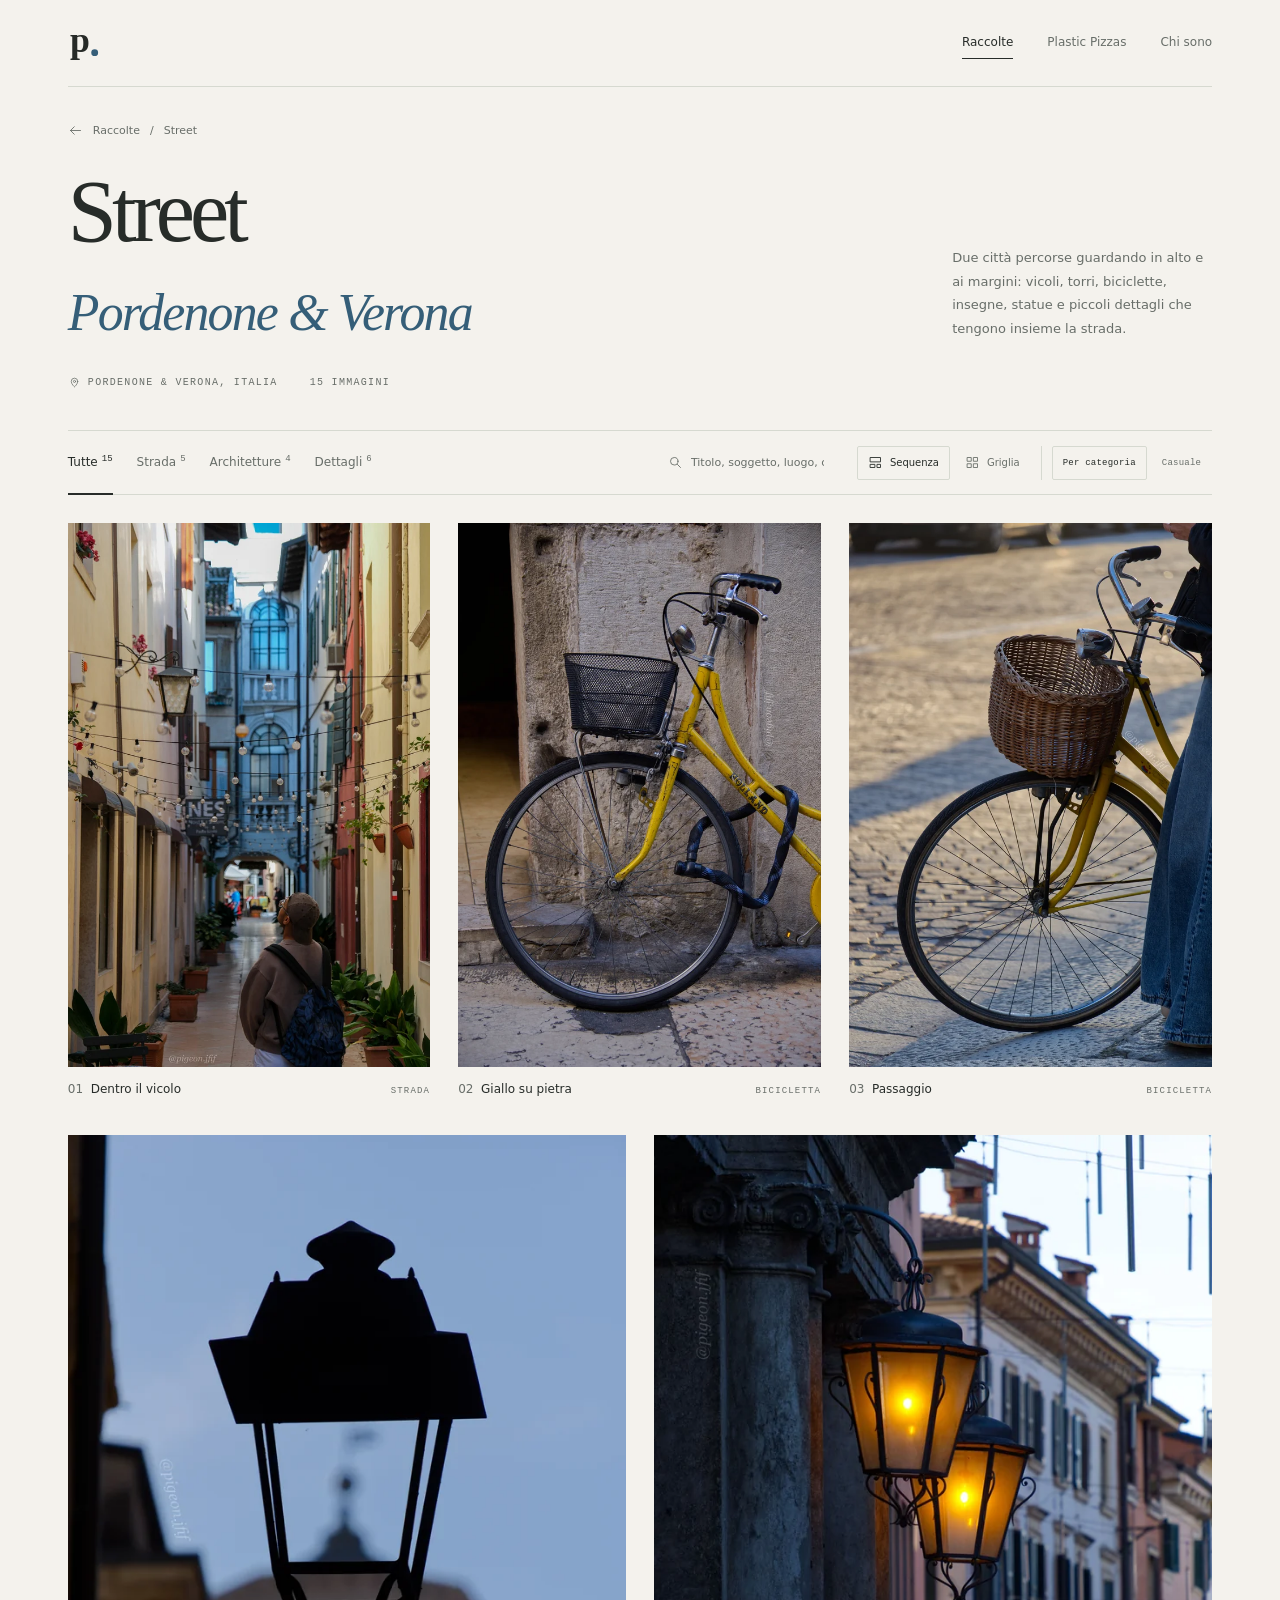
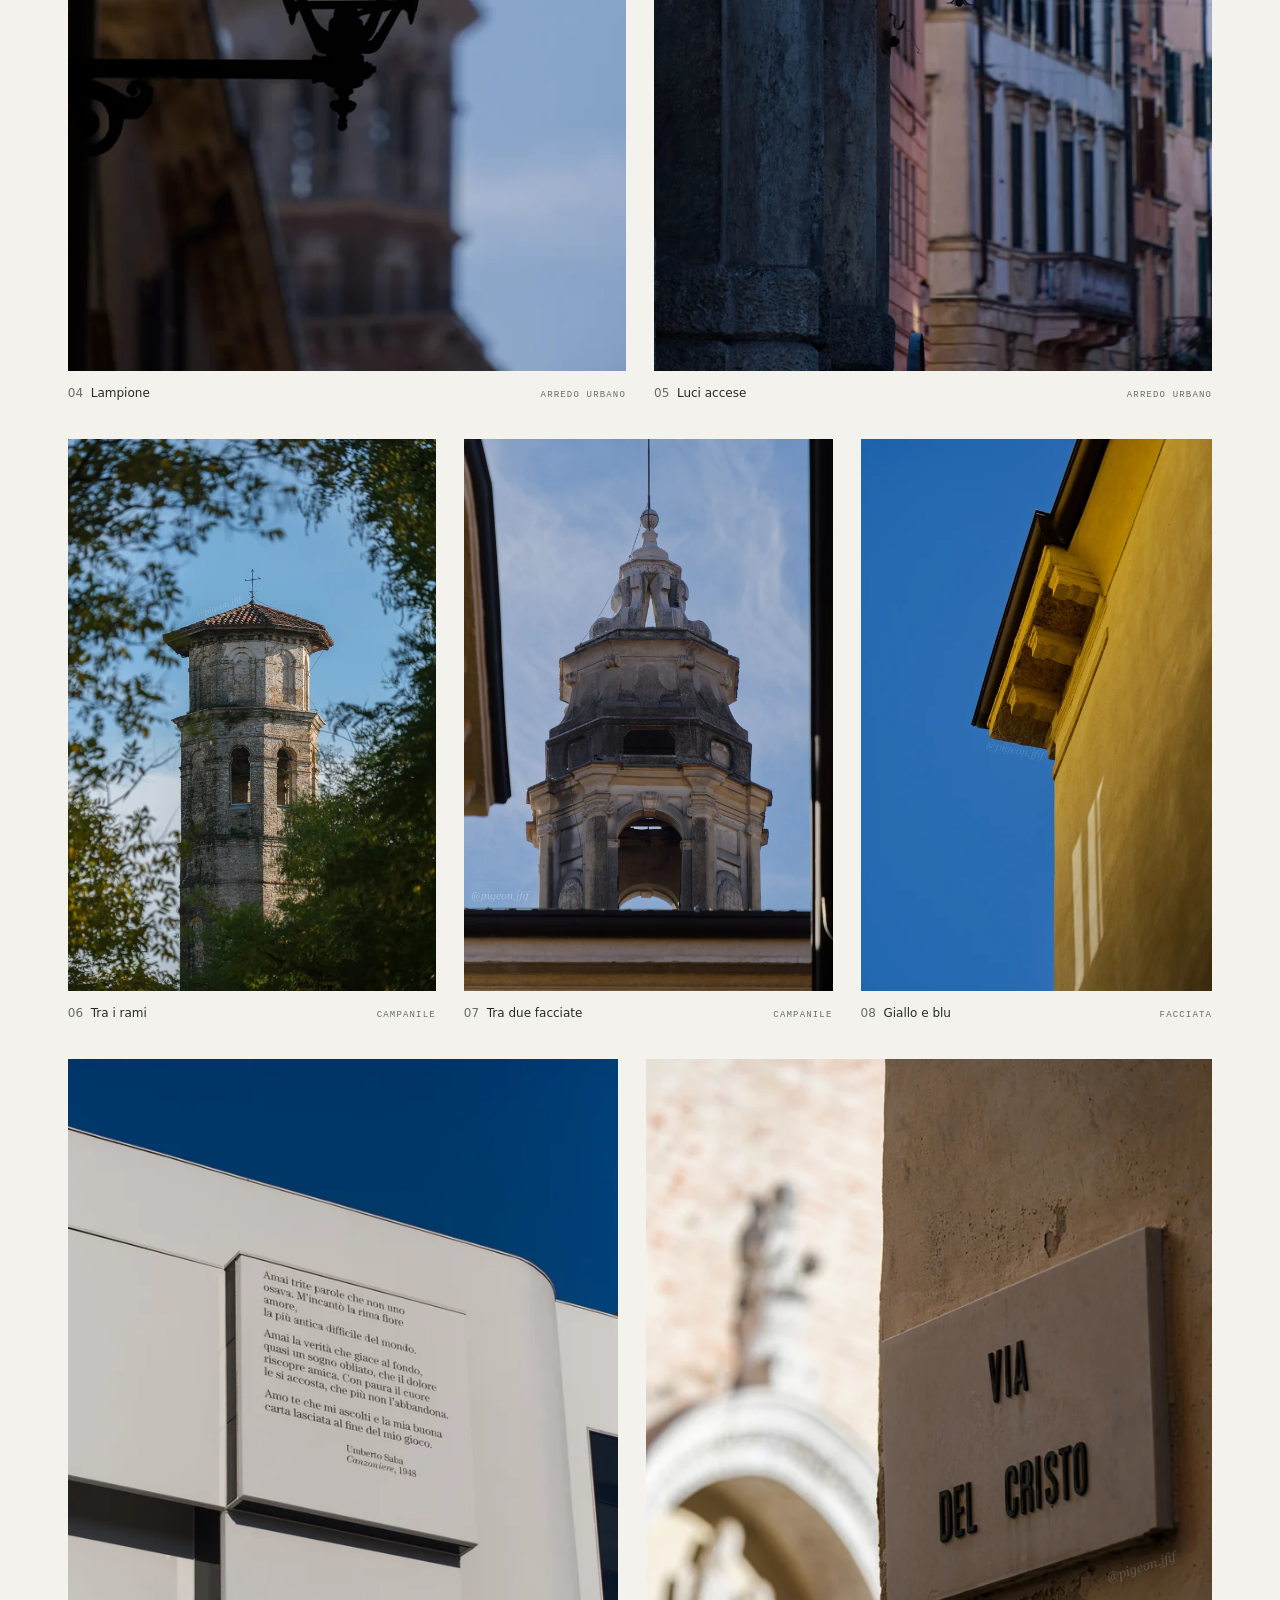
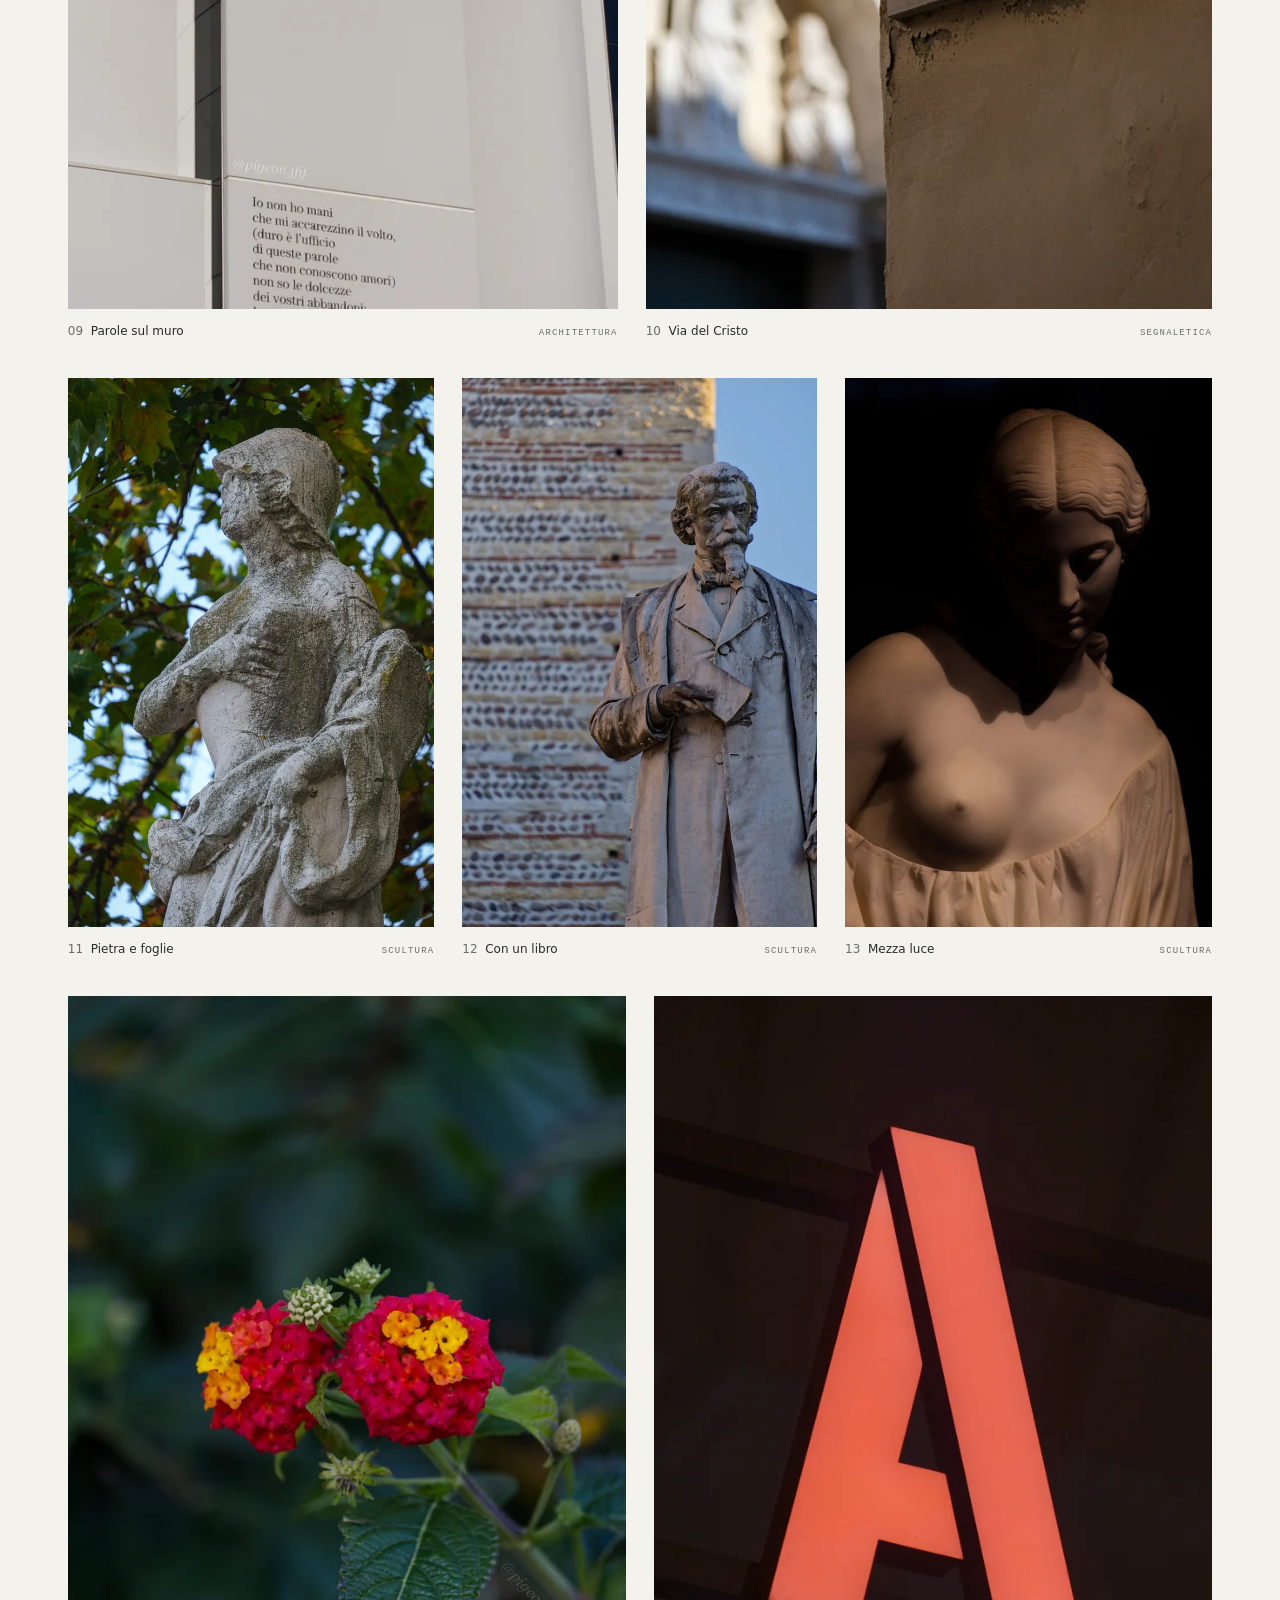
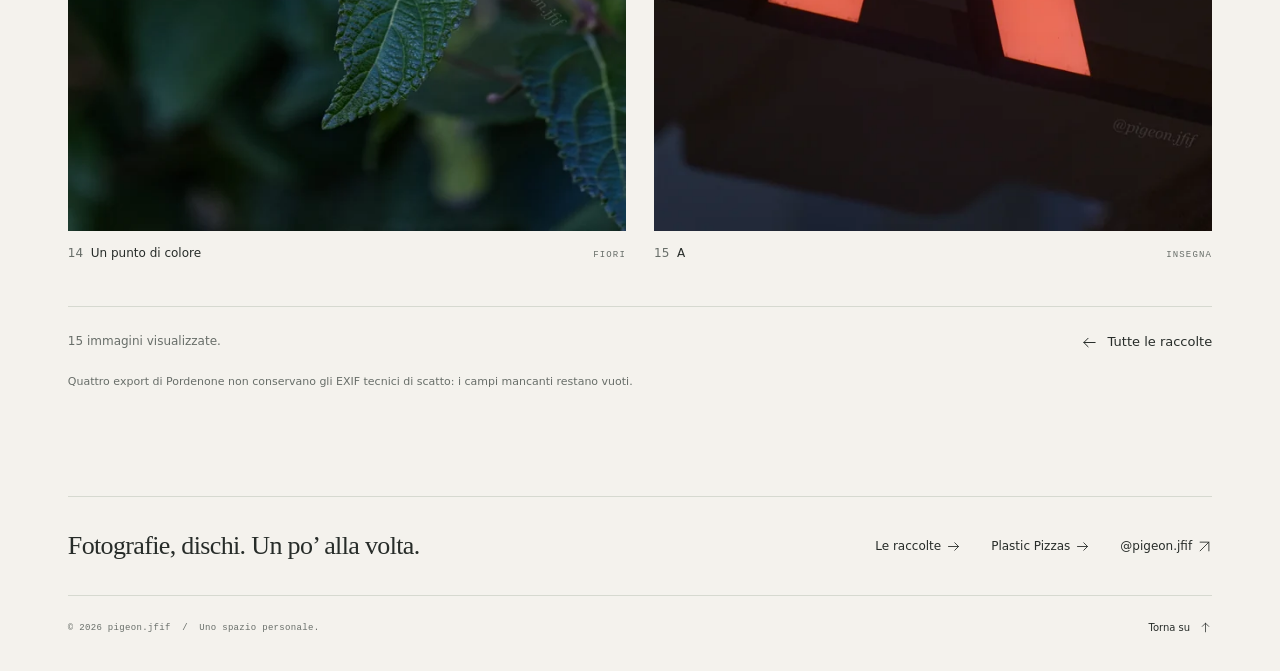
<file: serie/street-pordenone-verona.html>
<!doctype html>
<!--
  PIGEON.JFIF - HTML STATICO CON CONTENUTI GIA' PRESENTI
  Modifica i testi in assets/data/site.js, gli scatti in photos.js,
  le raccolte in albums.js e lo stile in assets/css.
  Per i dischi: data/Dischi.csv e assets/data/records-config.js.
  Struttura: assets/js/pages.js e assets/js/records-view.js.
  node tools/build.js rigenera questa pagina; le modifiche dirette all'HTML
  verrebbero sovrascritte. Il sito NON richiede Node per essere visitato.
-->
<html lang="it">
<head>
  <meta charset="utf-8">
  <meta name="viewport" content="width=device-width, initial-scale=1, viewport-fit=cover">
  <meta name="theme-color" content="#f4f2ed">
  <meta name="color-scheme" content="light">
  <title>Street — Pordenone &amp; Verona - pigeon.jfif</title>
  <meta name="description" content="Due città percorse guardando in alto e ai margini: vicoli, torri, biciclette, insegne, statue e piccoli dettagli che tengono insieme la strada.">
  <meta name="author" content="pigeon.jfif">
  <meta property="og:type" content="website">
  <meta property="og:title" content="Street — Pordenone &amp; Verona - pigeon.jfif">
  <meta property="og:description" content="Due città percorse guardando in alto e ai margini: vicoli, torri, biciclette, insegne, statue e piccoli dettagli che tengono insieme la strada.">
  <meta property="og:image" content="../assets/og-cover.jpg">
  <meta property="og:image:width" content="1200">
  <meta property="og:image:height" content="630">
  <meta name="twitter:card" content="summary_large_image">
  
  <link rel="icon" type="image/svg+xml" href="../assets/favicon.svg">
  <link rel="stylesheet" href="../assets/css/theme.css?v=20260918-photoheadings1">
  <!-- Inter libero: unico caricamento font esterno. Disattivabile in fonts.css. -->
  <link rel="stylesheet" href="../assets/css/fonts.css?v=20260918-photoheadings1">
  <link rel="stylesheet" href="../assets/css/style.css?v=20260918-photoheadings1">
  
  <!-- Ordine importante: prima i dati, poi funzioni, pagine e interazioni. -->
  <script defer src="../assets/data/site.js?v=20260918-photoheadings1"></script>
  <script defer src="../assets/data/photos.js?v=20260918-photoheadings1"></script>
  <script defer src="../assets/data/albums.js?v=20260918-photoheadings1"></script>
  <script defer src="../assets/js/core.js?v=20260918-photoheadings1"></script>
  <script defer src="../assets/js/pages.js?v=20260918-photoheadings1"></script>
  
  <script defer src="../assets/js/viewer.js?v=20260918-photoheadings1"></script>
  <script defer src="../assets/js/app.js?v=20260918-photoheadings1"></script>
  
</head>
<body id="top" data-page="album" data-base="../" data-album="street-pordenone-verona">
  <a class="skip-link" href="#main">Vai al contenuto</a>
  <header class="site-header" id="site-header">
    <div class="header-inner wrap">
      <!-- HEADER-01 | Unico collegamento Home nella barra: il simbolo p. -->
      <a href="../index.html" class="brand-home" aria-label="pigeon.jfif, pagina iniziale">
        <img src="../assets/favicon.svg" width="44" height="44" alt="" decoding="async">
      </a>
      <button type="button" class="menu-toggle" data-action="menu" aria-controls="primary-nav" aria-expanded="false">Menu <svg viewBox="0 0 24 24" fill="none" stroke="currentColor" stroke-width="1.4" stroke-linecap="round" stroke-linejoin="round" aria-hidden="true"><path d="M12 5v14M5 12h14"/></svg></button>
      <!-- HEADER-02 | Raccolte, Plastic Pizzas e Chi sono. -->
      <nav id="primary-nav" class="primary-nav" aria-label="Navigazione principale">
        <a class="nav-link" href="../raccolte.html" aria-current="location">Raccolte</a>
<a class="nav-link" href="../dischi.html">Plastic Pizzas</a>
<a class="nav-link" href="../info.html">Chi sono</a>
      </nav>
    </div>
  </header>
  <main id="main" tabindex="-1">
    <div class="wrap">
      <!-- ALBUM-01 | Titolo, luogo, data: albums.js -->
      <header class="album-intro"><a class="breadcrumb" href="../raccolte.html"><svg viewBox="0 0 24 24" fill="none" stroke="currentColor" stroke-width="1.4" stroke-linecap="round" stroke-linejoin="round" aria-hidden="true"><path d="M20 12H4m6-6-6 6 6 6"/></svg> Raccolte <span aria-hidden="true">/</span> Street</a>
        <div class="album-title-row"><h1 class="album-title">Street<br><em class="album-place">Pordenone &amp; Verona</em></h1><p class="album-description">Due città percorse guardando in alto e ai margini: vicoli, torri, biciclette, insegne, statue e piccoli dettagli che tengono insieme la strada.</p></div>
        <div class="album-meta eyebrow"><span><svg viewBox="0 0 24 24" fill="none" stroke="currentColor" stroke-width="1.4" stroke-linecap="round" stroke-linejoin="round" aria-hidden="true"><path d="M18 10c0 5-6 10-6 10s-6-5-6-10a6 6 0 1 1 12 0Z"/><circle cx="12" cy="10" r="2"/></svg> Pordenone &amp; Verona, Italia</span><span>15 immagini</span></div>
      </header>
      <!-- ALBUM-02 | Filtri configurabili; ricerca e vista: site.js > gallery -->
      <div class="gallery-toolbar">
        <div class="filter-bar" role="group" aria-label="Filtra le fotografie per soggetto">
          <button type="button" class="filter-button" data-filter="all" aria-pressed="true" aria-controls="photo-gallery">Tutte<small>15</small></button><button type="button" class="filter-button" data-filter="strada" aria-pressed="false" aria-controls="photo-gallery">Strada<small>5</small></button><button type="button" class="filter-button" data-filter="architetture" aria-pressed="false" aria-controls="photo-gallery">Architetture<small>4</small></button><button type="button" class="filter-button" data-filter="dettagli" aria-pressed="false" aria-controls="photo-gallery">Dettagli<small>6</small></button>
        </div>
        <div class="toolbar-right">
          <label class="gallery-search"><svg viewBox="0 0 24 24" fill="none" stroke="currentColor" stroke-width="1.4" stroke-linecap="round" stroke-linejoin="round" aria-hidden="true"><circle cx="10" cy="10" r="6"/><path d="m15 15 5 5"/></svg><span class="sr-only">Cerca per titolo, soggetto, luogo o codice</span><input type="search" id="gallery-search" placeholder="Titolo, soggetto, luogo, codice" value="" autocomplete="off" aria-controls="photo-gallery"></label>
          <div class="gallery-modes">
            <div class="view-controls" role="group" aria-label="Disposizione delle fotografie">
              <button type="button" class="view-button" data-view="sequence" aria-pressed="true" aria-label="Vista sequenza, righe a altezza uniforme senza ritagli"><svg viewBox="0 0 24 24" fill="none" stroke="currentColor" stroke-width="1.4" stroke-linecap="round" stroke-linejoin="round" aria-hidden="true"><rect x="4" y="4" width="16" height="7"/><rect x="4" y="15" width="7" height="5"/><rect x="15" y="15" width="5" height="5"/></svg><span>Sequenza</span></button>
              <button type="button" class="view-button" data-view="grid" aria-pressed="false" aria-label="Vista griglia, fotografie centrate in cornici uniformi"><svg viewBox="0 0 24 24" fill="none" stroke="currentColor" stroke-width="1.4" stroke-linecap="round" stroke-linejoin="round" aria-hidden="true"><rect x="4" y="4" width="6" height="6"/><rect x="14" y="4" width="6" height="6"/><rect x="4" y="14" width="6" height="6"/><rect x="14" y="14" width="6" height="6"/></svg><span>Griglia</span></button>
            </div>
            <div class="order-controls" role="group" aria-label="Ordine delle fotografie">
              <button type="button" class="order-button" data-order="category" aria-pressed="true">Per categoria</button>
              <button type="button" class="order-button" data-order="random" aria-pressed="false">Casuale</button>
            </div>
          </div>
        </div>
      </div>
      <p class="sr-only" id="gallery-status" role="status">15 immagini visualizzate</p>
      <!-- ALBUM-03 | Sequenza dinamica senza crop; panoramiche full-width. Ordine: categoria o casuale. -->
      <section id="photo-gallery" class="gallery gallery--sequence" aria-label="Fotografie di Street — Pordenone &amp; Verona"><div class="sequence-row" data-sequence-count="3"><figure class="gallery-item is-portrait" data-image-code="SPV-001" style="--photo-ratio:0.666667">
      <a class="photo-button" href="../assets/photos/street-pordenone-verona/full/SPV-001.webp"
      data-photo-id="SPV-001" data-context="album"
      aria-label="Apri la fotografia: Dentro il vicolo">
      <img src="../assets/photos/street-pordenone-verona/full/SPV-001.webp" srcset="../assets/photos/street-pordenone-verona/thumbs/SPV-001.webp 640w, ../assets/photos/street-pordenone-verona/full/SPV-001.webp 1600w" sizes="(max-width: 700px) 90vw, (max-width: 1000px) 44vw, (min-width: 1620px) 467px, 29vw"
      width="1600" height="2400" alt="Vicolo stretto tra facciate chiare e negozi, con una persona di spalle in primo piano e un edificio sul fondo."
      loading="eager" decoding="async" fetchpriority="high"
      class="">
      <span class="expand-indicator"><svg viewBox="0 0 24 24" fill="none" stroke="currentColor" stroke-width="1.4" stroke-linecap="round" stroke-linejoin="round" aria-hidden="true"><path d="M9 4H4v5m11-5h5v5M4 15v5h5m11-5v5h-5"/></svg></span>
    </a><figcaption class="photo-caption">
      <span class="photo-caption-title"><span class="muted">01 &nbsp;</span>Dentro il vicolo</span>
      <span class="eyebrow">Strada</span>
    </figcaption>
    </figure>
<figure class="gallery-item is-portrait" data-image-code="SPV-006" style="--photo-ratio:0.667917">
      <a class="photo-button" href="../assets/photos/street-pordenone-verona/full/SPV-006.webp"
      data-photo-id="SPV-006" data-context="album"
      aria-label="Apri la fotografia: Giallo su pietra">
      <img src="../assets/photos/street-pordenone-verona/full/SPV-006.webp" srcset="../assets/photos/street-pordenone-verona/thumbs/SPV-006.webp 641w, ../assets/photos/street-pordenone-verona/full/SPV-006.webp 1603w" sizes="(max-width: 700px) 90vw, (max-width: 1000px) 44vw, (min-width: 1620px) 467px, 29vw"
      width="1603" height="2400" alt="Bicicletta gialla con cestino appoggiata a una parete di pietra."
      loading="eager" decoding="async" fetchpriority="high"
      class="">
      <span class="expand-indicator"><svg viewBox="0 0 24 24" fill="none" stroke="currentColor" stroke-width="1.4" stroke-linecap="round" stroke-linejoin="round" aria-hidden="true"><path d="M9 4H4v5m11-5h5v5M4 15v5h5m11-5v5h-5"/></svg></span>
    </a><figcaption class="photo-caption">
      <span class="photo-caption-title"><span class="muted">02 &nbsp;</span>Giallo su pietra</span>
      <span class="eyebrow">Bicicletta</span>
    </figcaption>
    </figure>
<figure class="gallery-item is-portrait" data-image-code="SPV-012" style="--photo-ratio:0.667917">
      <a class="photo-button" href="../assets/photos/street-pordenone-verona/full/SPV-012.webp"
      data-photo-id="SPV-012" data-context="album"
      aria-label="Apri la fotografia: Passaggio">
      <img src="../assets/photos/street-pordenone-verona/full/SPV-012.webp" srcset="../assets/photos/street-pordenone-verona/thumbs/SPV-012.webp 641w, ../assets/photos/street-pordenone-verona/full/SPV-012.webp 1603w" sizes="(max-width: 700px) 90vw, (max-width: 1000px) 44vw, (min-width: 1620px) 467px, 29vw"
      width="1603" height="2400" alt="Parte anteriore di una bicicletta gialla con cestino, accanto a una persona ritagliata sul bordo del fotogramma."
      loading="eager" decoding="async" fetchpriority="high"
      class="">
      <span class="expand-indicator"><svg viewBox="0 0 24 24" fill="none" stroke="currentColor" stroke-width="1.4" stroke-linecap="round" stroke-linejoin="round" aria-hidden="true"><path d="M9 4H4v5m11-5h5v5M4 15v5h5m11-5v5h-5"/></svg></span>
    </a><figcaption class="photo-caption">
      <span class="photo-caption-title"><span class="muted">03 &nbsp;</span>Passaggio</span>
      <span class="eyebrow">Bicicletta</span>
    </figcaption>
    </figure></div>
<div class="sequence-row" data-sequence-count="2"><figure class="gallery-item is-portrait" data-image-code="SPV-010" style="--photo-ratio:0.667917">
      <a class="photo-button" href="../assets/photos/street-pordenone-verona/full/SPV-010.webp"
      data-photo-id="SPV-010" data-context="album"
      aria-label="Apri la fotografia: Lampione">
      <img src="../assets/photos/street-pordenone-verona/full/SPV-010.webp" srcset="../assets/photos/street-pordenone-verona/thumbs/SPV-010.webp 641w, ../assets/photos/street-pordenone-verona/full/SPV-010.webp 1603w" sizes="(max-width: 700px) 90vw, (min-width: 1620px) 710px, 44vw"
      width="1603" height="2400" alt="Sagoma scura di un lampione in primo piano, con una torre sfocata sullo sfondo."
      loading="lazy" decoding="async"
      class="">
      <span class="expand-indicator"><svg viewBox="0 0 24 24" fill="none" stroke="currentColor" stroke-width="1.4" stroke-linecap="round" stroke-linejoin="round" aria-hidden="true"><path d="M9 4H4v5m11-5h5v5M4 15v5h5m11-5v5h-5"/></svg></span>
    </a><figcaption class="photo-caption">
      <span class="photo-caption-title"><span class="muted">04 &nbsp;</span>Lampione</span>
      <span class="eyebrow">Arredo urbano</span>
    </figcaption>
    </figure>
<figure class="gallery-item is-portrait" data-image-code="SPV-011" style="--photo-ratio:0.667917">
      <a class="photo-button" href="../assets/photos/street-pordenone-verona/full/SPV-011.webp"
      data-photo-id="SPV-011" data-context="album"
      aria-label="Apri la fotografia: Luci accese">
      <img src="../assets/photos/street-pordenone-verona/full/SPV-011.webp" srcset="../assets/photos/street-pordenone-verona/thumbs/SPV-011.webp 641w, ../assets/photos/street-pordenone-verona/full/SPV-011.webp 1603w" sizes="(max-width: 700px) 90vw, (min-width: 1620px) 710px, 44vw"
      width="1603" height="2400" alt="Due lampioni accesi fissati a una parete di pietra, con facciate cittadine sullo sfondo."
      loading="lazy" decoding="async"
      class="">
      <span class="expand-indicator"><svg viewBox="0 0 24 24" fill="none" stroke="currentColor" stroke-width="1.4" stroke-linecap="round" stroke-linejoin="round" aria-hidden="true"><path d="M9 4H4v5m11-5h5v5M4 15v5h5m11-5v5h-5"/></svg></span>
    </a><figcaption class="photo-caption">
      <span class="photo-caption-title"><span class="muted">05 &nbsp;</span>Luci accese</span>
      <span class="eyebrow">Arredo urbano</span>
    </figcaption>
    </figure></div>
<div class="sequence-row" data-sequence-count="3"><figure class="gallery-item is-portrait" data-image-code="SPV-002" style="--photo-ratio:0.666667">
      <a class="photo-button" href="../assets/photos/street-pordenone-verona/full/SPV-002.webp"
      data-photo-id="SPV-002" data-context="album"
      aria-label="Apri la fotografia: Tra i rami">
      <img src="../assets/photos/street-pordenone-verona/full/SPV-002.webp" srcset="../assets/photos/street-pordenone-verona/thumbs/SPV-002.webp 640w, ../assets/photos/street-pordenone-verona/full/SPV-002.webp 1600w" sizes="(max-width: 700px) 90vw, (max-width: 1000px) 44vw, (min-width: 1620px) 467px, 29vw"
      width="1600" height="2400" alt="Campanile in pietra visto tra rami e foglie, contro il cielo azzurro."
      loading="lazy" decoding="async"
      class="">
      <span class="expand-indicator"><svg viewBox="0 0 24 24" fill="none" stroke="currentColor" stroke-width="1.4" stroke-linecap="round" stroke-linejoin="round" aria-hidden="true"><path d="M9 4H4v5m11-5h5v5M4 15v5h5m11-5v5h-5"/></svg></span>
    </a><figcaption class="photo-caption">
      <span class="photo-caption-title"><span class="muted">06 &nbsp;</span>Tra i rami</span>
      <span class="eyebrow">Campanile</span>
    </figcaption>
    </figure>
<figure class="gallery-item is-portrait" data-image-code="SPV-007" style="--photo-ratio:0.667917">
      <a class="photo-button" href="../assets/photos/street-pordenone-verona/full/SPV-007.webp"
      data-photo-id="SPV-007" data-context="album"
      aria-label="Apri la fotografia: Tra due facciate">
      <img src="../assets/photos/street-pordenone-verona/full/SPV-007.webp" srcset="../assets/photos/street-pordenone-verona/thumbs/SPV-007.webp 641w, ../assets/photos/street-pordenone-verona/full/SPV-007.webp 1603w" sizes="(max-width: 700px) 90vw, (max-width: 1000px) 44vw, (min-width: 1620px) 467px, 29vw"
      width="1603" height="2400" alt="Campanile chiaro inquadrato nello spazio stretto tra due edifici."
      loading="lazy" decoding="async"
      class="">
      <span class="expand-indicator"><svg viewBox="0 0 24 24" fill="none" stroke="currentColor" stroke-width="1.4" stroke-linecap="round" stroke-linejoin="round" aria-hidden="true"><path d="M9 4H4v5m11-5h5v5M4 15v5h5m11-5v5h-5"/></svg></span>
    </a><figcaption class="photo-caption">
      <span class="photo-caption-title"><span class="muted">07 &nbsp;</span>Tra due facciate</span>
      <span class="eyebrow">Campanile</span>
    </figcaption>
    </figure>
<figure class="gallery-item is-portrait" data-image-code="SPV-008" style="--photo-ratio:0.637083">
      <a class="photo-button" href="../assets/photos/street-pordenone-verona/full/SPV-008.webp"
      data-photo-id="SPV-008" data-context="album"
      aria-label="Apri la fotografia: Giallo e blu">
      <img src="../assets/photos/street-pordenone-verona/full/SPV-008.webp" srcset="../assets/photos/street-pordenone-verona/thumbs/SPV-008.webp 612w, ../assets/photos/street-pordenone-verona/full/SPV-008.webp 1529w" sizes="(max-width: 700px) 90vw, (max-width: 1000px) 44vw, (min-width: 1620px) 467px, 29vw"
      width="1529" height="2400" alt="Spigolo di una facciata gialla contro un cielo blu, ripreso dal basso."
      loading="lazy" decoding="async"
      class="">
      <span class="expand-indicator"><svg viewBox="0 0 24 24" fill="none" stroke="currentColor" stroke-width="1.4" stroke-linecap="round" stroke-linejoin="round" aria-hidden="true"><path d="M9 4H4v5m11-5h5v5M4 15v5h5m11-5v5h-5"/></svg></span>
    </a><figcaption class="photo-caption">
      <span class="photo-caption-title"><span class="muted">08 &nbsp;</span>Giallo e blu</span>
      <span class="eyebrow">Facciata</span>
    </figcaption>
    </figure></div>
<div class="sequence-row" data-sequence-count="2"><figure class="gallery-item is-portrait" data-image-code="SPV-005" style="--photo-ratio:0.647083">
      <a class="photo-button" href="../assets/photos/street-pordenone-verona/full/SPV-005.webp"
      data-photo-id="SPV-005" data-context="album"
      aria-label="Apri la fotografia: Parole sul muro">
      <img src="../assets/photos/street-pordenone-verona/full/SPV-005.webp" srcset="../assets/photos/street-pordenone-verona/thumbs/SPV-005.webp 621w, ../assets/photos/street-pordenone-verona/full/SPV-005.webp 1553w" sizes="(max-width: 700px) 90vw, (min-width: 1620px) 710px, 44vw"
      width="1553" height="2400" alt="Facciata bianca contemporanea con testi poetici stampati su pannelli, sotto un cielo blu intenso."
      loading="lazy" decoding="async"
      class="">
      <span class="expand-indicator"><svg viewBox="0 0 24 24" fill="none" stroke="currentColor" stroke-width="1.4" stroke-linecap="round" stroke-linejoin="round" aria-hidden="true"><path d="M9 4H4v5m11-5h5v5M4 15v5h5m11-5v5h-5"/></svg></span>
    </a><figcaption class="photo-caption">
      <span class="photo-caption-title"><span class="muted">09 &nbsp;</span>Parole sul muro</span>
      <span class="eyebrow">Architettura</span>
    </figcaption>
    </figure>
<figure class="gallery-item is-portrait" data-image-code="SPV-004" style="--photo-ratio:0.666667">
      <a class="photo-button" href="../assets/photos/street-pordenone-verona/full/SPV-004.webp"
      data-photo-id="SPV-004" data-context="album"
      aria-label="Apri la fotografia: Via del Cristo">
      <img src="../assets/photos/street-pordenone-verona/full/SPV-004.webp" srcset="../assets/photos/street-pordenone-verona/thumbs/SPV-004.webp 640w, ../assets/photos/street-pordenone-verona/full/SPV-004.webp 1600w" sizes="(max-width: 700px) 90vw, (min-width: 1620px) 710px, 44vw"
      width="1600" height="2400" alt="Targa stradale con la scritta Via del Cristo su una parete, con un arco sfocato sullo sfondo."
      loading="lazy" decoding="async"
      class="">
      <span class="expand-indicator"><svg viewBox="0 0 24 24" fill="none" stroke="currentColor" stroke-width="1.4" stroke-linecap="round" stroke-linejoin="round" aria-hidden="true"><path d="M9 4H4v5m11-5h5v5M4 15v5h5m11-5v5h-5"/></svg></span>
    </a><figcaption class="photo-caption">
      <span class="photo-caption-title"><span class="muted">10 &nbsp;</span>Via del Cristo</span>
      <span class="eyebrow">Segnaletica</span>
    </figcaption>
    </figure></div>
<div class="sequence-row" data-sequence-count="3"><figure class="gallery-item is-portrait" data-image-code="SPV-003" style="--photo-ratio:0.666667">
      <a class="photo-button" href="../assets/photos/street-pordenone-verona/full/SPV-003.webp"
      data-photo-id="SPV-003" data-context="album"
      aria-label="Apri la fotografia: Pietra e foglie">
      <img src="../assets/photos/street-pordenone-verona/full/SPV-003.webp" srcset="../assets/photos/street-pordenone-verona/thumbs/SPV-003.webp 640w, ../assets/photos/street-pordenone-verona/full/SPV-003.webp 1600w" sizes="(max-width: 700px) 90vw, (max-width: 1000px) 44vw, (min-width: 1620px) 467px, 29vw"
      width="1600" height="2400" alt="Statua in pietra di una figura umana ripresa dal basso, circondata da foglie verdi."
      loading="lazy" decoding="async"
      class="">
      <span class="expand-indicator"><svg viewBox="0 0 24 24" fill="none" stroke="currentColor" stroke-width="1.4" stroke-linecap="round" stroke-linejoin="round" aria-hidden="true"><path d="M9 4H4v5m11-5h5v5M4 15v5h5m11-5v5h-5"/></svg></span>
    </a><figcaption class="photo-caption">
      <span class="photo-caption-title"><span class="muted">11 &nbsp;</span>Pietra e foglie</span>
      <span class="eyebrow">Scultura</span>
    </figcaption>
    </figure>
<figure class="gallery-item is-portrait" data-image-code="SPV-013" style="--photo-ratio:0.645417">
      <a class="photo-button" href="../assets/photos/street-pordenone-verona/full/SPV-013.webp"
      data-photo-id="SPV-013" data-context="album"
      aria-label="Apri la fotografia: Con un libro">
      <img src="../assets/photos/street-pordenone-verona/full/SPV-013.webp" srcset="../assets/photos/street-pordenone-verona/thumbs/SPV-013.webp 620w, ../assets/photos/street-pordenone-verona/full/SPV-013.webp 1549w" sizes="(max-width: 700px) 90vw, (max-width: 1000px) 44vw, (min-width: 1620px) 467px, 29vw"
      width="1549" height="2400" alt="Statua di un uomo con baffi e barba che tiene un libro, davanti a una muratura decorata."
      loading="lazy" decoding="async"
      class="">
      <span class="expand-indicator"><svg viewBox="0 0 24 24" fill="none" stroke="currentColor" stroke-width="1.4" stroke-linecap="round" stroke-linejoin="round" aria-hidden="true"><path d="M9 4H4v5m11-5h5v5M4 15v5h5m11-5v5h-5"/></svg></span>
    </a><figcaption class="photo-caption">
      <span class="photo-caption-title"><span class="muted">12 &nbsp;</span>Con un libro</span>
      <span class="eyebrow">Scultura</span>
    </figcaption>
    </figure>
<figure class="gallery-item is-portrait" data-image-code="SPV-014" style="--photo-ratio:0.667917">
      <a class="photo-button" href="../assets/photos/street-pordenone-verona/full/SPV-014.webp"
      data-photo-id="SPV-014" data-context="album"
      aria-label="Apri la fotografia: Mezza luce">
      <img src="../assets/photos/street-pordenone-verona/full/SPV-014.webp" srcset="../assets/photos/street-pordenone-verona/thumbs/SPV-014.webp 641w, ../assets/photos/street-pordenone-verona/full/SPV-014.webp 1603w" sizes="(max-width: 700px) 90vw, (max-width: 1000px) 44vw, (min-width: 1620px) 467px, 29vw"
      width="1603" height="2400" alt="Scultura femminile illuminata solo su volto e busto, mentre il resto rimane nell’ombra."
      loading="lazy" decoding="async"
      class="">
      <span class="expand-indicator"><svg viewBox="0 0 24 24" fill="none" stroke="currentColor" stroke-width="1.4" stroke-linecap="round" stroke-linejoin="round" aria-hidden="true"><path d="M9 4H4v5m11-5h5v5M4 15v5h5m11-5v5h-5"/></svg></span>
    </a><figcaption class="photo-caption">
      <span class="photo-caption-title"><span class="muted">13 &nbsp;</span>Mezza luce</span>
      <span class="eyebrow">Scultura</span>
    </figcaption>
    </figure></div>
<div class="sequence-row" data-sequence-count="2"><figure class="gallery-item is-portrait" data-image-code="SPV-009" style="--photo-ratio:0.667917">
      <a class="photo-button" href="../assets/photos/street-pordenone-verona/full/SPV-009.webp"
      data-photo-id="SPV-009" data-context="album"
      aria-label="Apri la fotografia: Un punto di colore">
      <img src="../assets/photos/street-pordenone-verona/full/SPV-009.webp" srcset="../assets/photos/street-pordenone-verona/thumbs/SPV-009.webp 641w, ../assets/photos/street-pordenone-verona/full/SPV-009.webp 1603w" sizes="(max-width: 700px) 90vw, (min-width: 1620px) 710px, 44vw"
      width="1603" height="2400" alt="Piccolo gruppo di fiori rossi, arancioni e gialli isolato contro foglie verdi scure."
      loading="lazy" decoding="async"
      class="">
      <span class="expand-indicator"><svg viewBox="0 0 24 24" fill="none" stroke="currentColor" stroke-width="1.4" stroke-linecap="round" stroke-linejoin="round" aria-hidden="true"><path d="M9 4H4v5m11-5h5v5M4 15v5h5m11-5v5h-5"/></svg></span>
    </a><figcaption class="photo-caption">
      <span class="photo-caption-title"><span class="muted">14 &nbsp;</span>Un punto di colore</span>
      <span class="eyebrow">Fiori</span>
    </figcaption>
    </figure>
<figure class="gallery-item is-portrait" data-image-code="SPV-015" style="--photo-ratio:0.667917">
      <a class="photo-button" href="../assets/photos/street-pordenone-verona/full/SPV-015.webp"
      data-photo-id="SPV-015" data-context="album"
      aria-label="Apri la fotografia: A">
      <img src="../assets/photos/street-pordenone-verona/full/SPV-015.webp" srcset="../assets/photos/street-pordenone-verona/thumbs/SPV-015.webp 641w, ../assets/photos/street-pordenone-verona/full/SPV-015.webp 1603w" sizes="(max-width: 700px) 90vw, (min-width: 1620px) 710px, 44vw"
      width="1603" height="2400" alt="Grande lettera A rossa illuminata su una parete scura."
      loading="lazy" decoding="async"
      class="">
      <span class="expand-indicator"><svg viewBox="0 0 24 24" fill="none" stroke="currentColor" stroke-width="1.4" stroke-linecap="round" stroke-linejoin="round" aria-hidden="true"><path d="M9 4H4v5m11-5h5v5M4 15v5h5m11-5v5h-5"/></svg></span>
    </a><figcaption class="photo-caption">
      <span class="photo-caption-title"><span class="muted">15 &nbsp;</span>A</span>
      <span class="eyebrow">Insegna</span>
    </figcaption>
    </figure></div></section>
      <div class="gallery-ending"><p id="gallery-end-count">15 immagini visualizzate.</p><a class="text-link" href="../raccolte.html"><svg viewBox="0 0 24 24" fill="none" stroke="currentColor" stroke-width="1.4" stroke-linecap="round" stroke-linejoin="round" aria-hidden="true"><path d="M20 12H4m6-6-6 6 6 6"/></svg> Tutte le raccolte</a></div>
      <p class="album-footnote">Quattro export di Pordenone non conservano gli EXIF tecnici di scatto: i campi mancanti restano vuoti.</p>
    </div>
  </main>
  <footer class="site-footer" id="site-footer">
    <div class="wrap">
    <div class="footer-top">
      <p class="footer-message">Fotografie, dischi. Un po’ alla volta.</p>
      <div class="footer-links">
        <a href="../raccolte.html">Le raccolte <svg viewBox="0 0 24 24" fill="none" stroke="currentColor" stroke-width="1.4" stroke-linecap="round" stroke-linejoin="round" aria-hidden="true"><path d="M4 12h16m-6-6 6 6-6 6"/></svg></a>
        <a href="../dischi.html">Plastic Pizzas <svg viewBox="0 0 24 24" fill="none" stroke="currentColor" stroke-width="1.4" stroke-linecap="round" stroke-linejoin="round" aria-hidden="true"><path d="M4 12h16m-6-6 6 6-6 6"/></svg></a>
        <a href="https://www.instagram.com/pigeon.jfif/" target="_blank" rel="noopener noreferrer">@pigeon.jfif <svg viewBox="0 0 24 24" fill="none" stroke="currentColor" stroke-width="1.4" stroke-linecap="round" stroke-linejoin="round" aria-hidden="true"><path d="M5 19 19 5M5 5h14v14"/></svg></a>
      </div>
    </div>
    <div class="footer-bottom">
      <p>&copy; 2026 pigeon.jfif &nbsp;/&nbsp; Uno spazio personale.</p>
      <a class="top-button" href="#top">Torna su <svg viewBox="0 0 24 24" fill="none" stroke="currentColor" stroke-width="1.4" stroke-linecap="round" stroke-linejoin="round" aria-hidden="true"><path d="M12 20V4m-6 6 6-6 6 6"/></svg></a>
    </div>
  </div>
  </footer>
  <noscript>
    <style>
      .menu-toggle, .gallery-toolbar { display: none; }
      .site-header { height: auto; }
      .header-inner { min-height: 87px; flex-wrap: wrap; gap: 20px; padding-block: 20px; }
      .primary-nav { display: flex; position: static; flex-wrap: wrap; gap: 18px; padding: 0; border: 0; background: none; box-shadow: none; }
      .nav-link { font: 13px var(--sans); }
    </style>
    <p class="wrap" style="padding-block:24px;font-size:12px">JavaScript e' disattivato. Puoi leggere le pagine e aprire le immagini; filtri, ricerca e visualizzatore richiedono JavaScript.</p>
  </noscript>
</body>
</html>
</file>
<file: assets/css/theme.css>
/* ================================================================
   THEME.CSS - PALETTE, FONT E SPAZI PRINCIPALI
   ================================================================
   La palette e il serif editoriale sono quelli della versione approvata.
   --serif      : Georgia Regular per i titoli; font-style:italic nei corsivi.
   --brand-serif: Georgia Italic per .jfif, indipendente dagli altri titoli.
   --sans       : Inter, libero e open source; fallback ai font del dispositivo.
   --mono       : piccole etichette e dati tecnici.

   Georgia e' richiamato dal sistema: non viene scaricato o distribuito.
   Se manca, il browser usa i serif di fallback. Inter viene caricato dal
   foglio opzionale fonts.css. Nessun file font e' incluso nel progetto.
   Nomi, pesi e font della vecchia versione: docs/FONT-E-LOGO.txt.
*/
:root {
  --paper: #f4f2ed;
  --ink: #272c29;
  --muted: #686e69;
  --line: #d6d9d0;
  --blue: #355e78;
  --blue-light: #e6eaf0;
  --serif: Georgia, "Times New Roman", serif;
  --brand-serif: Georgia, "Times New Roman", serif;
  --sans: "Inter", system-ui, -apple-system, "Segoe UI", sans-serif;
  /* FIRMA: solo due controlli per ridimensionare/spaziare il nome in Home.
     Il tracking positivo e le legature disattivate separano j-f-i-f.
     Non alterano il font Georgia Italic richiesto. */
  --home-mark-size: clamp(44px, 6.2vw, 92px);
  --brand-tracking: .045em;
  --mono: "SFMono-Regular", Consolas, "Liberation Mono", monospace;
  --gutter: clamp(22px, 5.3vw, 88px);
  --width: 1440px;
}
</file>
<file: assets/css/fonts.css>
/* ================================================================
   FONTS.CSS - INTER / CARICAMENTO ESTERNO OPZIONALE
   ================================================================
   Inter e' gratuito e open source (SIL Open Font License 1.1).
   Questo foglio richiama il CSS ufficiale dell'autore; i file del font
   non sono distribuiti nel progetto. Serve una connessione per scaricarli.

   Per NON fare richieste esterne, elimina/commenta la riga @import sotto.
   Il sito resta funzionante con Inter se installato, altrimenti system-ui.
   Anche senza rete la galleria continua a funzionare con i font di fallback.
   Georgia / .jfif non vengono mai richiesti a un servizio esterno.

   Riferimento: https://rsms.me/inter/
   Licenza: https://github.com/rsms/inter/blob/master/LICENSE.txt
*/
@import url("https://rsms.me/inter/inter.css");
</file>
<file: assets/css/style.css>
/* ================================================================
   STYLE.CSS - IMPAGINAZIONE E COMPONENTI
   ================================================================
   Palette e famiglie di caratteri sono in theme.css.
   Questo foglio mantiene la base della demo, con sezioni riconoscibili.
   Cerca HOME, ARCHIVE, SERIES, ABOUT, VIEWER o RESPONSIVE.
   Ogni foto mantiene le sue proporzioni: niente object-fit:cover.
*/
* {
  box-sizing: border-box;
}

html {
  scroll-behavior: smooth;
  scroll-padding-top: 104px;
}

body {
  margin: 0;
  background: var(--paper);
  color: var(--ink);
  font: 15px/1.6 var(--sans);
  -webkit-font-smoothing: antialiased;
}

body.modal-open {
  overflow: hidden;
}

::selection {
  background: #d2dee6;
  color: var(--ink);
}

a {
  color: inherit;
  text-decoration: none;
}

button, input {
  font: inherit;
}

button {
  color: inherit;
  cursor: pointer;
}

button {
  -webkit-tap-highlight-color: transparent;
}

button:disabled {
  cursor: default;
}

button, a {
  touch-action: manipulation;
}

button svg, a svg {
  flex: 0 0 auto;
}

button {
  border: 0;
}

img {
  display: block;
  max-width: 100%;
}

svg {
  width: 20px;
  height: 20px;
  vertical-align: middle;
}

h1, h2, h3, p, figure {
  margin: 0;
}

h1, h2, h3 {
  font-weight: 400;
}

:focus-visible {
  outline: 2px solid var(--blue);
  outline-offset: 6px;
}

[hidden] {
  display: none !important;
}

.sr-only {
  position: absolute;
  width: 1px;
  height: 1px;
  padding: 0;
  margin: -1px;
  overflow: hidden;
  clip: rect(0,0,0,0);
  white-space: nowrap;
  border: 0;
}

.skip-link {
  position: fixed;
  left: 20px;
  top: -70px;
  z-index: 100;
  padding: 12px 20px;
  background: var(--ink);
  color: var(--paper);
}

.skip-link:focus {
  top: 12px;
}

.wrap {
  width: min(100% - 2 * var(--gutter), var(--width));
  margin-inline: auto;
}

.eyebrow {
  font: 10px/1.5 var(--mono);
  text-transform: uppercase;
  letter-spacing: .13em;
}

.muted {
  color: var(--muted);
}

.serif {
  font-family: var(--serif);
}

.italic {
  font-family: var(--serif);
  font-style: italic;
  font-weight: 400;
}

.arrow-link {
  display: inline-flex;
  align-items: center;
  justify-content: space-between;
  gap: 28px;
  border-bottom: 1px solid var(--ink);
  padding: 0 0 9px;
  font-size: 13px;
}

.arrow-link svg {
  width: 17px;
  height: 17px;
  transition: transform .2s ease;
}

.arrow-link:hover svg {
  transform: translate(3px,-3px);
}

.text-link {
  font-size: 13px;
  display: inline-flex;
  align-items: center;
  gap: 10px;
}

.text-link:hover {
  color: var(--blue);
}

.text-link svg {
  width: 17px;
  height: 17px;
}

/* Shared navigation */
.site-header {
  height: 87px;
  position: relative;
  z-index: 20;
}

.header-inner {
  height: 100%;
  display: flex;
  align-items: center;
  justify-content: space-between;
  border-bottom: 1px solid var(--line);
}

.wordmark {
  display: inline-flex;
  align-items: baseline;
  font-family: var(--sans);
  font-size: 25px;
  font-weight: 600;
  letter-spacing: -.065em;
  line-height: 1;
}

.wordmark .brand-extension {
  color: var(--blue);
  font-family: var(--brand-serif);
  font-style: italic;
  font-weight: 400;
  letter-spacing: var(--brand-tracking);
  font-variant-ligatures: none;
}

.primary-nav {
  display: flex;
  align-items: center;
  gap: 34px;
}

.nav-link {
  position: relative;
  font-size: 12px;
  padding: 8px 0;
  color: var(--muted);
}

.nav-link::after {
  position: absolute;
  content: "";
  bottom: 2px;
  left: 0;
  width: 0;
  height: 1px;
  background: currentColor;
  transition: width .2s;
}

.nav-link:hover, .nav-link[aria-current] {
  color: var(--ink);
}

.nav-link:hover::after, .nav-link[aria-current]::after {
  width: 100%;
}



.menu-toggle {
  display: none;
  background: transparent;
  font: 11px var(--mono);
  text-transform: uppercase;
  letter-spacing: .07em;
  align-items: center;
  gap: 14px;
  padding: 12px 0 12px 12px;
}

/* Shared photograph components */

.photo-button {
  display: block;
  position: relative;
  width: 100%;
  background: #e0e5e6;
  padding: 0;
  overflow: hidden;
  cursor: zoom-in;
}

.photo-button img {
  width: 100%;
  height: auto;
  transition: opacity .2s ease;
}

.photo-button .expand-indicator {
  position: absolute;
  bottom: 16px;
  right: 16px;
  width: 34px;
  height: 34px;
  border-radius: 50%;
  display: grid;
  place-items: center;
  color: #fff;
  background: rgb(21 36 44 / .28);
  opacity: 0;
  transform: translateY(4px);
  transition: opacity .2s, transform .2s;
  backdrop-filter: blur(5px);
}

.photo-button:hover .expand-indicator, .photo-button:focus-visible .expand-indicator {
  opacity: 1;
  transform: none;
}

.expand-indicator svg {
  width: 16px;
  height: 16px;
}

.section {
  padding-top: 98px;
}

.section-heading {
  display: flex;
  justify-content: space-between;
  align-items: end;
  margin-bottom: 28px;
  gap: 28px;
}

.section-heading .eyebrow {
  margin-bottom: 17px;
  color: var(--muted);
}

.section-title {
  font: 400 clamp(34px,3.2vw,51px)/1.1 var(--serif);
  letter-spacing: -.035em;
}

.section-heading > p {
  font-size: 12px;
  line-height: 1.7;
  color: var(--muted);
  max-width: 245px;
}

.collection-image img {
  width: 100%;
  height: auto;
  transition: opacity .25s;
}

a:hover .collection-image img {
  opacity: .93;
}

.photo-caption {
  display: flex;
  justify-content: space-between;
  gap: 14px;
  padding-top: 13px;
  align-items: baseline;
}

.photo-caption-title {
  font-size: 13px;
}

.photo-caption .eyebrow {
  color: var(--muted);
  font-size: 9px;
  text-align: right;
}

/* Collection index */
.page-intro {
  padding: 59px 0 50px;
}

.page-intro .eyebrow {
  margin-bottom: 23px;
  color: var(--muted);
}

.page-title {
  font: 400 clamp(49px,6.5vw,96px)/1.02 var(--serif);
  letter-spacing: -.055em;
}

.page-title em {
  color: var(--blue);
  font-weight: 400;
}

.page-intro-row {
  display: flex;
  align-items: end;
  justify-content: space-between;
  gap: 35px;
}

.page-intro-row > p {
  max-width: 290px;
  font-size: 13px;
  color: var(--muted);
  line-height: 1.85;
  padding-bottom: 6px;
}

.archive-index {
  border-top: 1px solid var(--line);
  padding-top: 24px;
}

.archive-label {
  display: flex;
  justify-content: space-between;
  margin-bottom: 23px;
  color: var(--muted);
}

/* Copertine sull'equivalente di 6 colonne su 12: piu' contenute della v1.1.
   Il testo resta un'unica parte del link. L'ordine di lettura nel DOM e'
   identico per tutte le raccolte; la sola composizione desktop si alterna. */
.archive-main {
  display: grid;
  grid-template-columns: repeat(12, minmax(0, 1fr));
  column-gap: clamp(14px, 2vw, 28px);
  align-items: center;
  padding: 22px 0 48px;
  border-bottom: 1px solid var(--line);
}

.archive-main + .archive-main { padding-top: 48px; }

.archive-main .collection-image {
  grid-column: 1 / 7;
  grid-row: 1;
  min-width: 0;
}

.archive-main .archive-copy {
  grid-column: 8 / -1;
  grid-row: 1;
  max-width: 390px;
}

.archive-main--reverse .collection-image { grid-column: 7 / -1; }
.archive-main--reverse .archive-copy { grid-column: 2 / 6; }

.archive-copy .eyebrow { margin-bottom: 19px; color: var(--muted); }
.archive-number { color: var(--blue); }

.archive-copy h3 {
  font: 400 clamp(32px, 3.6vw, 55px)/1.06 var(--serif);
  letter-spacing: -.035em;
}

/* Nelle raccolte il titolo e' l'argomento; la seconda riga e' sempre il luogo.
   Il luogo resta in corsivo/blu ma piu' piccolo, cosi' coppie di citta' come
   Pordenone & Verona rimangono su una sola riga anche in spazi stretti. */
.archive-copy h3 .archive-place {
  display: inline-block;
  color: var(--blue);
  font-size: clamp(22px, 2.45vw, 39px);
  line-height: 1.12;
  letter-spacing: -.025em;
  white-space: nowrap;
}

.archive-description {
  font-size: 13px;
  color: var(--muted);
  margin-top: 19px;
  line-height: 1.85;
}

.archive-copy .archive-meta {
  font: 10px/1.7 var(--mono);
  color: var(--muted);
  margin-top: 12px;
}

.archive-copy .arrow-link {
  width: 100%;
  max-width: 295px;
  margin-top: 26px;
}

.archive-note {
  display: grid;
  grid-template-columns: 1fr 2fr;
  gap: 30px;
  border-top: 1px solid var(--line);
  margin-top: 75px;
  padding: 26px 0 0;
}

.archive-note p {
  font-size: 13px;
  color: var(--muted);
  max-width: 475px;
  line-height: 1.8;
}

/* Series */
.breadcrumb {
  display: inline-flex;
  gap: 10px;
  align-items: center;
  font-size: 11px;
  color: var(--muted);
  margin-bottom: 28px;
}

.breadcrumb svg {
  width: 15px;
  height: 15px;
}

.breadcrumb:hover {
  color: var(--ink);
}

.album-intro {
  padding-top: 34px;
  padding-bottom: 40px;
}

.album-title-row {
  display: flex;
  align-items: end;
  justify-content: space-between;
  gap: 35px;
}

.album-title {
  font: 400 clamp(48px,6.9vw,102px)/1 var(--serif);
  letter-spacing: -.057em;
}

.album-title em {
  color: var(--blue);
  font-weight: 400;
}

.album-title .album-place {
  display: inline-block;
  font-size: clamp(28px, 4.05vw, 58px);
  line-height: 1.08;
  letter-spacing: -.035em;
  white-space: nowrap;
}

.album-description {
  width: 260px;
  flex: 0 0 auto;
  font-size: 13px;
  color: var(--muted);
  line-height: 1.8;
  padding-bottom: 4px;
}

.album-meta {
  display: flex;
  gap: 32px;
  margin-top: 31px;
  color: var(--muted);
  flex-wrap: wrap;
}

.album-meta > span {
  display: inline-flex;
  align-items: center;
  gap: 7px;
}

.album-meta svg {
  width: 13px;
  height: 13px;
}

.gallery-toolbar {
  border-top: 1px solid var(--line);
  border-bottom: 1px solid var(--line);
  display: flex;
  align-items: center;
  justify-content: space-between;
  gap: 16px;
  margin-bottom: 28px;
  min-height: 65px;
  position: sticky;
  top: 0;
  z-index: 10;
  background: rgb(244 242 237 / .96);
  backdrop-filter: blur(12px);
}

.filter-bar {
  display: flex;
  gap: 24px;
}

.filter-button {
  padding: 22px 0;
  position: relative;
  background: transparent;
  color: var(--muted);
  font-size: 12px;
  white-space: nowrap;
}

.filter-button small {
  font: 9px var(--mono);
  vertical-align: super;
  margin-left: 4px;
}

.filter-button[aria-pressed="true"] {
  color: var(--ink);
}

.filter-button[aria-pressed="true"]::after {
  content: "";
  position: absolute;
  bottom: -1px;
  height: 2px;
  width: 100%;
  left: 0;
  background: var(--ink);
}

.gallery-modes {
  display: inline-flex;
  align-items: center;
  gap: 10px;
  flex-shrink: 0;
}

.view-controls,
.order-controls {
  display: inline-flex;
  gap: 4px;
}

.order-controls {
  padding-left: 10px;
  border-left: 1px solid var(--line);
}

.view-button,
.order-button {
  display: inline-flex;
  gap: 7px;
  align-items: center;
  justify-content: center;
  padding: 8px 10px;
  min-height: 34px;
  font-size: 10px;
  background: transparent;
  color: var(--muted);
  border: 1px solid transparent;
  border-radius: 2px;
}

.order-button {
  font: 9px var(--mono);
  letter-spacing: .025em;
  white-space: nowrap;
}

.view-button[aria-pressed="true"],
.order-button[aria-pressed="true"] {
  color: var(--ink);
  border-color: var(--line);
}

.view-button svg {
  width: 15px;
  height: 15px;
}

.gallery {
  display: grid;
  gap: 36px 28px;
  align-items: start;
}

/* SEQUENZA / v1.6
   Coppie e trittici calcolano la larghezza delle fotografie dal loro aspect
   ratio: immagini diverse arrivano alla stessa altezza senza crop. Le ~21:9
   vivono da sole; il JS evita, quando possibile, una verticale singola in coda. */
.gallery--sequence {
  display: flex;
  flex-direction: column;
  gap: 36px;
}

.sequence-row {
  display: flex;
  align-items: flex-start;
  gap: 28px;
  width: 100%;
  min-width: 0;
}

.sequence-row .gallery-item {
  flex: var(--photo-ratio) 1 0;
  min-width: 0;
}

.sequence-row--panorama .gallery-item {
  flex: 1 1 100%;
  width: 100%;
}

/* Una foto spaiata normale rimane una mezza riga circa; l'algoritmo cerca di
   farla orizzontale. Solo il 21:9 viene promosso a riga intera. */
.sequence-row--single:not(.sequence-row--panorama) {
  justify-content: center;
}

.sequence-row--single:not(.sequence-row--panorama) .gallery-item {
  flex: 0 1 calc(50% - 14px);
  width: calc(50% - 14px);
}

/* Un messaggio di ricerca vuota deve restare leggibile a tutta larghezza. */
.gallery .empty-state { grid-column: 1 / -1; }

/* GRIGLIA / v1.5
   Tutte le tile hanno una cornice 3:2 identica e dello stesso colore della
   pagina, quindi serve solo come spazio di allineamento e non come riquadro
   visibile. La fotografia rimane intera e centrata, senza crop. */
.gallery--grid {
  grid-template-columns: repeat(3,minmax(0,1fr));
  gap: 28px 20px;
}

.gallery--grid .photo-button {
  aspect-ratio: 3 / 2;
  display: flex;
  align-items: center;
  justify-content: center;
  background: var(--paper);
}

.gallery--grid .photo-button img {
  width: 100%;
  height: 100%;
  object-fit: contain;
  object-position: center;
}

.gallery-item {
  min-width: 0;
}

.gallery-item .photo-caption-title {
  font-size: 12px;
}

.gallery-item .photo-caption .eyebrow {
  font-size: 9px;
}

.gallery--grid .photo-caption {
  flex-direction: column;
  align-items: start;
  gap: 3px;
}

.gallery--grid .photo-caption .eyebrow {
  text-align: left;
  font-size: 8px;
}

.gallery-ending {
  border-top: 1px solid var(--line);
  margin-top: 42px;
  padding-top: 25px;
  display: flex;
  justify-content: space-between;
  align-items: center;
  gap: 25px;
}

.gallery-ending p {
  color: var(--muted);
  font-size: 12px;
}

.album-footnote {
  color: var(--muted);
  margin-top: 21px;
  font-size: 11px;
  max-width: 620px;
}

/* About */
.about-layout {
  padding: 62px 0 0;
  display: grid;
  grid-template-columns: 1.2fr 1fr;
  gap: 12%;
  align-items: start;
}

.about-title .eyebrow {
  color: var(--muted);
  margin-bottom: 26px;
}

.about-text {
  padding-top: 60px;
}

.about-text p {
  font-size: 15px;
  line-height: 1.95;
  margin-bottom: 24px;
}

.about-text .intro {
  font: 25px/1.5 var(--serif);
  letter-spacing: -.015em;
}

.detail-list {
  margin: 0;
}

.detail-list > div {
  display: grid;
  grid-template-columns: 100px 1fr;
  gap: 15px;
  padding: 15px 0;
  border-bottom: 1px solid var(--line);
}

.detail-list dt {
  font-size: 11px;
  color: var(--muted);
}

.detail-list dd {
  margin: 0;
  font-size: 12px;
}

.about-contact h2 {
  font: 39px/1.15 var(--serif);
  letter-spacing: -.03em;
  margin-bottom: 16px;
}

.about-contact p {
  font-size: 13px;
  color: var(--muted);
  max-width: 330px;
  margin-bottom: 28px;
  line-height: 1.8;
}

/* Footer */
.site-footer {
  margin-top: 105px;
}

.footer-top {
  border-top: 1px solid var(--line);
  padding-top: 33px;
  padding-bottom: 32px;
  display: flex;
  justify-content: space-between;
  align-items: center;
  gap: 30px;
}

.footer-message {
  font: 26px/1.25 var(--serif);
  letter-spacing: -.025em;
}

.footer-links {
  display: flex;
  gap: 30px;
}

.footer-links a {
  display: inline-flex;
  align-items: center;
  gap: 5px;
  font-size: 12px;
}

.footer-links svg {
  width: 15px;
  height: 15px;
}

.footer-bottom {
  display: flex;
  justify-content: space-between;
  align-items: center;
  gap: 20px;
  padding: 18px 0 29px;
  border-top: 1px solid var(--line);
}

.footer-bottom p {
  font: 9px var(--mono);
  color: var(--muted);
  letter-spacing: .035em;
}

.top-button {
  background: transparent;
  padding: 6px 0 6px 10px;
  font-size: 10px;
  display: flex;
  gap: 9px;
  align-items: center;
}

.top-button svg {
  width: 13px;
  height: 13px;
}

/* Immersive viewer: original proportions, no filters, no overlays over the photograph. */
.lightbox {
  --lb-ink: #eceee9;
  --lb-muted: #a4ada5;
  width: 100%;
  height: 100dvh;
  max-width: none;
  max-height: none;
  margin: 0;
  padding: 0;
  color: var(--lb-ink);
  background: #111512;
  border: 0;
  overflow: hidden;
}

.lightbox::backdrop {
  background: #111512;
}

.lightbox[open] {
  display: flex;
  flex-direction: column;
  animation: lb-appear .16s ease-out;
}

@keyframes lb-appear {
  from {
    opacity: 0;
  }

  to {
    opacity: 1;
  }

}

.lightbox :focus-visible {
  outline-color: #b1cedd;
}

.lb-header {
  display: flex;
  justify-content: space-between;
  align-items: center;
  gap: 15px;
  padding: 19px 30px;
  min-height: 73px;
  flex: 0 0 auto;
}

.lb-brand {
  font: 600 16px var(--sans);
  letter-spacing: -.04em;
}

.lb-brand span {
  color: var(--lb-muted);
  font-style: italic;
}

.lb-actions {
  display: flex;
  align-items: center;
  gap: 13px;
}

.lb-action {
  min-height: 38px;
  padding: 8px;
  background: transparent;
  color: var(--lb-muted);
  display: inline-flex;
  align-items: center;
  justify-content: center;
  gap: 7px;
  font-size: 11px;
  border-radius: 2px;
}

.lb-action svg {
  width: 18px;
  height: 18px;
}

.lb-action:hover, .lb-action[aria-pressed="true"] {
  color: var(--lb-ink);
  background: #252d27;
}

.lb-action.close {
  border: 1px solid #3a443e;
  border-radius: 50%;
  width: 38px;
  padding: 8px;
  color: var(--lb-ink);
  margin-left: 9px;
}

.lb-stage {
  touch-action: pan-y pinch-zoom;
  flex: 1;
  min-height: 0;
  position: relative;
  display: grid;
  grid-template-columns: 66px minmax(0,1fr) 66px;
  align-items: stretch;
  padding: 0 14px;
}

.lb-nav {
  background: transparent;
  color: var(--lb-muted);
  padding: 0;
  align-self: center;
  justify-self: center;
  width: 42px;
  height: 58px;
  display: grid;
  place-items: center;
}

.lb-nav:hover {
  color: var(--lb-ink);
}

.lb-nav svg {
  width: 23px;
  height: 23px;
}

.lb-image-wrap {
  min-width: 0;
  min-height: 0;
  display: flex;
  justify-content: center;
  align-items: center;
  height: 100%;
  position: relative;
}

.lb-image {
  max-width: 100%;
  max-height: 100%;
  width: auto;
  height: auto;
  object-fit: contain;
  user-select: none;
  -webkit-user-drag: none;
}

.lb-compare {
  min-width: 0;
  min-height: 0;
  display: grid;
  grid-template-columns: 1fr 1fr;
  gap: 22px;
  height: 100%;
}

.lb-compare figure {
  min-height: 0;
  display: flex;
  flex-direction: column;
  align-items: center;
  justify-content: center;
  gap: 15px;
}

.lb-compare img {
  object-fit: contain;
  max-height: calc(100% - 40px);
  min-height: 0;
  width: 100%;
}

.lb-compare figcaption {
  font: 10px var(--mono);
  text-transform: uppercase;
  letter-spacing: .1em;
  color: var(--lb-muted);
}

.lb-bottom {
  flex: 0 0 auto;
  padding: 22px 80px 23px;
}

.lb-caption {
  display: flex;
  align-items: center;
  justify-content: space-between;
  gap: 25px;
}

.lb-title {
  font: 23px/1.2 var(--serif);
  letter-spacing: -.02em;
}

.lb-subtitle {
  margin-top: 6px;
  color: var(--lb-muted);
  font: 10px/1.5 var(--mono);
}

.lb-count {
  font: 11px var(--mono);
  letter-spacing: .1em;
  white-space: nowrap;
  color: var(--lb-muted);
}

.lb-info {
  padding-top: 16px;
  margin-top: 17px;
  border-top: 1px solid #354038;
  display: grid;
  grid-template-columns: 1.5fr 1fr;
  gap: 30px;
  font-size: 11px;
  color: var(--lb-muted);
  line-height: 1.7;
}

.lb-info p {
  max-width: 600px;
}

.lb-file {
  font: 9px/1.85 var(--mono);
  text-align: right;
}

.lb-error {
  position: absolute;
  background: #202922;
  padding: 15px;
  font-size: 12px;
}

/* Polished small screens, without recropping a single photograph. */

@media (max-width: 1000px) {
  :root {
    --gutter: 35px;
  }

  .gallery--grid {
    grid-template-columns: repeat(2, minmax(0, 1fr));
  }

  .sequence-row { gap: 20px; }
  .sequence-row--single:not(.sequence-row--panorama) .gallery-item {
    flex-basis: calc(50% - 10px);
    width: calc(50% - 10px);
  }

  .album-description {
    width: 215px;
  }

  .about-layout {
    gap: 7%;
  }

}

@media (max-width: 700px) {
  :root {
    --gutter: 23px;
  }

  .toolbar-right {
    flex-wrap: wrap;
  }

  .gallery-search {
    flex: 1 1 100%;
  }

  .gallery-modes {
    width: 100%;
    justify-content: space-between;
  }

  .site-header {
    height: 74px;
  }

  .wordmark {
    font-size: 24px;
  }

  .menu-toggle {
    display: flex;
  }

  .primary-nav {
    display: none;
    position: absolute;
    top: 73px;
    left: 0;
    right: 0;
    padding: 21px var(--gutter) 26px;
    background: var(--paper);
    border-bottom: 1px solid var(--line);
    box-shadow: 0 16px 22px rgb(39 44 41 / .05);
    gap: 0;
  }

  .primary-nav.is-open {
    display: flex;
    flex-direction: column;
    align-items: stretch;
  }

  .nav-link {
    font: 27px var(--serif);
    padding: 12px 0;
  }

  .nav-link::after {
    display: none;
  }

  .nav-link[aria-current] {
    color: var(--blue);
  }


  .section {
    padding-top: 59px;
  }

  .section-heading {
    margin-bottom: 24px;
  }

  .section-heading .eyebrow {
    font-size: 9px;
    margin-bottom: 13px;
  }

  .section-heading > p {
    display: none;
  }

  .section-title {
    font-size: 36px;
  }

  .photo-caption-title {
    font-size: 12px;
  }

  .photo-caption .eyebrow {
    font-size: 8px;
  }

  .page-intro {
    padding: 37px 0 31px;
  }

  .page-title {
    font-size: clamp(48px,11vw,67px);
  }

  .page-intro-row {
    flex-direction: column;
    align-items: start;
    gap: 23px;
  }

  .page-intro-row > p {
    font-size: 12px;
    max-width: 340px;
  }

  .page-intro .eyebrow {
    margin-bottom: 20px;
    font-size: 9px;
  }

  .archive-label .eyebrow {
    font-size: 9px;
  }







  .archive-note {
    grid-template-columns: 1fr;
    gap: 14px;
    margin-top: 45px;
  }

  .archive-note p {
    font-size: 12px;
  }

  .album-intro {
    padding-top: 25px;
    padding-bottom: 29px;
  }

  .breadcrumb {
    margin-bottom: 23px;
    font-size: 10px;
  }

  .album-title-row {
    flex-direction: column;
    align-items: start;
    gap: 22px;
  }

  .album-title {
    font-size: clamp(50px,12vw,76px);
  }

  .album-description {
    width: auto;
    max-width: 335px;
    font-size: 12px;
  }

  .album-meta {
    gap: 10px 21px;
    margin-top: 24px;
    font-size: 8px;
  }

  .gallery-toolbar {
    gap: 10px;
    min-height: 62px;
    margin-bottom: 22px;
  }

  .filter-bar {
    gap: 18px;
  }

  .filter-button {
    font-size: 11px;
    padding: 20px 0;
  }

  .filter-button small {
    margin-left: 3px;
    font-size: 8px;
  }

  .view-controls {
    gap: 1px;
  }

  .view-button {
    padding: 8px;
  }

  .view-button span {
    display: none;
  }

  .gallery--sequence {
    gap: 25px;
  }

  .sequence-row {
    flex-direction: column;
    gap: 25px;
  }

  .sequence-row .gallery-item,
  .sequence-row--single:not(.sequence-row--panorama) .gallery-item {
    flex: none;
    width: 100%;
  }

  .gallery--grid {
    gap: 23px 13px;
  }

  .gallery-item .photo-caption-title {
    font-size: 11px;
  }

  .gallery-item .photo-caption .eyebrow {
    font-size: 8px;
  }

  .gallery--grid .photo-caption-title {
    font-size: 10px;
  }

  .gallery--grid .photo-caption .eyebrow {
    font-size: 7px;
  }

  .gallery-ending {
    margin-top: 31px;
    align-items: start;
  }

  .gallery-ending p {
    font-size: 10px;
  }

  .gallery-ending .text-link {
    font-size: 10px;
    white-space: nowrap;
  }

  .album-footnote {
    font-size: 10px;
    margin-top: 18px;
  }

  .about-layout {
    grid-template-columns: 1fr;
    padding-top: 37px;
    gap: 27px;
  }

  .about-title .eyebrow {
    font-size: 9px;
    margin-bottom: 21px;
  }

  .about-text {
    padding: 0;
  }

  .about-text .intro {
    font-size: 24px;
  }

  .about-text p {
    font-size: 13px;
    margin-bottom: 20px;
  }

  .about-contact h2 {
    font-size: 35px;
  }

  .site-footer {
    margin-top: 62px;
  }

  .footer-top {
    padding: 26px 0;
    display: block;
  }

  .footer-message {
    font-size: 25px;
  }

  .footer-links {
    margin-top: 25px;
    gap: 25px;
  }

  .footer-links a {
    font-size: 11px;
  }

  .footer-bottom {
    padding: 16px 0 23px;
  }

  .footer-bottom p {
    font-size: 8px;
  }

  .top-button {
    font-size: 9px;
  }

  .photo-button .expand-indicator {
    display: none;
  }

  .lb-header {
    padding: 14px 15px;
    min-height: 66px;
  }

  .lb-brand {
    font-size: 15px;
  }

  .lb-actions {
    gap: 7px;
  }

  .lb-action span {
    display: none;
  }

  .lb-action {
    width: 38px;
    height: 38px;
  }

  .lb-action.close {
    margin-left: 3px;
  }

  .lb-stage {
    padding: 0;
    grid-template-columns: 25px minmax(0,1fr) 25px;
  }

  .lb-nav {
    width: 25px;
    height: 50px;
  }

  .lb-nav svg {
    width: 17px;
    height: 17px;
  }

  .lb-bottom {
    padding: 22px 25px max(25px,env(safe-area-inset-bottom));
  }

  .lb-title {
    font-size: 20px;
  }

  .lb-subtitle {
    font-size: 8px;
  }

  .lb-count {
    font-size: 10px;
  }

  .lb-info {
    grid-template-columns: 1fr;
    gap: 10px;
    padding-top: 13px;
    margin-top: 14px;
    font-size: 10px;
  }

  .lb-file {
    text-align: left;
    font-size: 8px;
  }

  .lb-compare {
    grid-template-columns: 1fr;
    grid-template-rows: 1fr 1fr;
    gap: 20px;
  }

  .lb-compare figure {
    gap: 10px;
  }

  .lb-compare figcaption {
    font-size: 8px;
  }

  .lb-compare img {
    max-height: calc(100% - 27px);
  }

}

@media (max-width: 365px) {
  :root {
    --gutter: 18px;
  }

  .filter-bar {
    gap: 12px;
  }

  .filter-button {
    font-size: 10px;
  }

  .view-button {
    padding: 6px;
  }

  .album-title {
    font-size: 46px;
  }

}

@media (prefers-reduced-motion: reduce) {
  html {
    scroll-behavior: auto;
  }

  *, *::before, *::after {
    animation-duration: .01ms !important;
    transition-duration: .01ms !important;
  }

}

@media print {
  .site-header, .site-footer, .gallery-toolbar, .lightbox, .expand-indicator {
    display: none !important;
  }

  body {
    background: white;
  }

  .wrap {
    width: 100%;
  }

  .gallery {
    grid-template-columns: 1fr 1fr;
  }

  .gallery-item {
    break-inside: avoid;
  }

}

/* ================================================================
   ABOUT - SETUP E CONTATTI
   I titoli conservano il serif e i colori della demo approvata.
   ================================================================ */

.gear-grid {
  display: grid;
  grid-template-columns: repeat(3, minmax(0, 1fr));
  border-top: 1px solid var(--line);
  border-bottom: 1px solid var(--line);
}

.gear-item {
  padding: 27px 28px 31px 0;
}

.gear-item + .gear-item {
  padding-left: 28px;
  border-left: 1px solid var(--line);
}

.gear-item .eyebrow {
  color: var(--muted);
  margin-bottom: 34px;
}

.gear-item .eyebrow span {
  color: var(--blue);
}

.gear-item h3 {
  font: 29px/1.15 var(--serif);
  letter-spacing: -.035em;
}

.gear-item > p:last-child {
  font-size: 12px;
  color: var(--muted);
  margin-top: 13px;
}

.gear-grid--audio {
  grid-template-columns: repeat(2, minmax(0, 1fr));
}

.gear-grid--audio .gear-item:nth-child(3) {
  padding-left: 0;
  border-left: 0;
  border-top: 1px solid var(--line);
}

.gear-grid--audio .gear-item:nth-child(4) {
  border-top: 1px solid var(--line);
}

.contact-section {
  display: grid;
  grid-template-columns: 1fr 1fr;
  gap: 10%;
  border-top: 1px solid var(--line);
  padding-top: 38px;
  margin-top: 88px;
}

.contact-section > .eyebrow {
  color: var(--muted);
}

.contact-links {
  display: flex;
  flex-direction: column;
  align-items: start;
  gap: 22px;
}

/* ================================================================
   ARCHIVE / GALLERY - NUOVE RACCOLTE, RICERCA, CODICI E STATI VUOTI
   ================================================================ */


.toolbar-right {
  display: flex;
  align-items: center;
  gap: 21px;
}

.gallery-search {
  display: flex;
  align-items: center;
  gap: 8px;
  max-width: 220px;
}

.gallery-search svg {
  width: 15px;
  height: 15px;
  color: var(--muted);
  flex-shrink: 0;
}

.gallery-search input {
  border: 0;
  background: transparent;
  padding: 12px 0;
  color: var(--ink);
  min-width: 0;
  width: 100%;
  font-size: 11px;
}

.gallery-search input::placeholder {
  color: var(--muted);
  opacity: 1;
}

.photo-code {
  font: 9px var(--mono);
  color: var(--muted);
  margin-left: 12px;
  white-space: nowrap;
}

.empty-state {
  grid-column: 1 / -1;
  padding: 75px 20px;
  text-align: center;
  color: var(--muted);
  font-size: 14px;
}

.empty-state .arrow-link {
  margin-top: 25px;
  background: transparent;
  color: var(--ink);
}

.not-found {
  padding-block: 90px;
  max-width: 820px;
}

.not-found > p:not(.eyebrow) {
  color: var(--muted);
  margin: 35px 0;
}

.collection-image {
  position: relative;
}

.image-error {
  position: absolute;
  inset: 0;
  min-height: 90px;
  display: grid;
  place-content: center;
  padding: 20px;
  text-align: center;
  background: var(--blue-light);
  color: var(--ink);
  font-size: 13px;
}

/* ================================================================
   VIEWER - INFO TECNICHE, LINK, ZOOM NATIVO
   I parametri dello scatto non si sovrappongono alla fotografia.
   ================================================================ */
.lightbox {
  height: 100vh;
  height: 100dvh;
}

.lightbox[open] {
  min-height: 0;
}

.lb-stage {
  min-height: 100px;
}

.lb-action {
  min-width: 40px;
  min-height: 44px;
}

.lb-action.close {
  width: 44px;
  height: 44px;
}

.lb-nav {
  min-height: 60px;
}

.lb-nav:disabled {
  opacity: .3;
}

.lb-loading {
  position: absolute;
  font: 12px var(--sans);
  color: var(--lb-muted);
}

.lb-error {
  max-width: 85%;
  text-align: center;
}

.lb-info {
  max-height: 30vh;
  max-height: 30dvh;
  overflow: auto;
  overscroll-behavior: contain;
}

.lb-note > p:first-child {
  max-width: 570px;
}

.lb-note .lb-file {
  text-align: left;
  margin-top: 10px;
  font-size: 10px;
}

.exif-list {
  margin: 0;
  display: grid;
  grid-template-columns: 1fr 1fr;
  gap: 11px 25px;
}

.exif-list > div {
  min-width: 0;
}

.exif-list dt {
  font: 9px/1.6 var(--mono);
  text-transform: uppercase;
  letter-spacing: .06em;
  color: var(--lb-muted);
}

.exif-list dd {
  margin: 3px 0 0;
  font-size: 12px;
  color: var(--lb-ink);
  overflow-wrap: anywhere;
}

.lb-status {
  font-size: 11px;
  color: var(--lb-muted);
}

.lb-status:not(:empty) {
  padding-top: 12px;
}

.lb-share-fallback {
  margin-top: 10px;
}

.lb-share-fallback label {
  display: block;
  font-size: 10px;
  color: var(--lb-muted);
}

.lb-share-fallback input {
  display: block;
  background: #252d27;
  color: var(--lb-ink);
  border: 1px solid #56645a;
  padding: 9px;
  margin-top: 5px;
  width: 100%;
  font-size: 11px;
}

.lb-image-wrap.is-zoomed {
  display: block;
  overflow: auto;
  overscroll-behavior: contain;
  touch-action: pan-x pan-y pinch-zoom;
  cursor: move;
}

.lb-image-wrap.is-zoomed .lb-image {
  width: auto;
  height: auto;
  max-width: none;
  max-height: none;
  margin: auto;
}

.lb-compare {
  width: 100%;
}

.lb-compare figure {
  overflow: hidden;
}

/* ================================================================
   RESPONSIVE - INTEGRAZIONI ALLA BASE DELLA DEMO
   Non alterare le proporzioni delle immagini per farle entrare nel layout.
   ================================================================ */
@media (max-width: 1100px) {
  .primary-nav {
    gap: 23px;
  }


  .gear-item h3 {
    font-size: 24px;
  }

  .toolbar-right {
    gap: 10px;
  }

  .gallery-search {
    max-width: 170px;
  }

  .view-button span {
    display: none;
  }

}

@media (max-width: 780px) {
  .site-header {
    height: 74px;
  }

  .menu-toggle {
    display: flex;
  }

  .primary-nav {
    display: none;
    position: absolute;
    top: 73px;
    left: 0;
    right: 0;
    padding: 21px var(--gutter) 26px;
    background: var(--paper);
    border-bottom: 1px solid var(--line);
    box-shadow: 0 16px 22px rgb(39 44 41 / .05);
    gap: 0;
  }

  .primary-nav.is-open {
    display: flex;
    flex-direction: column;
    align-items: stretch;
  }

  .nav-link {
    font: 27px var(--serif);
    padding: 12px 0;
  }

  .nav-link::after {
    display: none;
  }


  .gear-grid, .gear-grid--audio {
    grid-template-columns: 1fr;
  }

  .gear-item, .gear-item + .gear-item {
    padding: 22px 0;
    border-left: 0;
  }

  .gear-item + .gear-item,
  .gear-grid--audio .gear-item:nth-child(3),
  .gear-grid--audio .gear-item:nth-child(4) {
    border-top: 1px solid var(--line);
    border-left: 0;
    padding-left: 0;
  }

  .gear-item .eyebrow {
    margin-bottom: 17px;
  }

  .gear-item h3 {
    font-size: 28px;
  }

  .section-heading > .text-link {
    display: none;
  }

  .contact-section {
    grid-template-columns: 1fr;
    gap: 25px;
    margin-top: 55px;
  }

  .gallery-toolbar {
    flex-wrap: wrap;
    padding-bottom: 10px;
    gap: 0;
  }

  .filter-bar {
    width: 100%;
    overflow-x: auto;
  }

  .toolbar-right {
    width: 100%;
    justify-content: space-between;
    gap: 15px;
  }

  .gallery-modes {
    gap: 7px;
  }

  .order-controls {
    padding-left: 7px;
  }

  .gallery-search {
    max-width: none;
    flex: 1;
  }

  .gallery-search input {
    font-size: 16px;
    /* Evita lo zoom automatico di iOS sul campo. */
  }

  .view-button {
    min-width: 44px;
    min-height: 44px;
  }

  .lb-info {
    grid-template-columns: 1fr;
    gap: 15px;
  }

  .exif-list {
    grid-template-columns: 1fr 1fr;
    gap: 10px;
  }

  .lb-title {
    font-size: 20px;
  }

  .lb-caption {
    gap: 14px;
  }


}

@media (max-width: 420px) {
  .lb-brand {
    display: none;
  }

  .lb-header {
    justify-content: flex-end;
  }

  .lb-actions {
    width: 100%;
    justify-content: flex-end;
    gap: 6px;
  }

  .lb-action {
    width: 40px;
  }

  .lb-bottom {
    padding-left: 20px;
    padding-right: 20px;
  }

  .lb-title {
    font-size: 18px;
  }

  .footer-bottom {
    align-items: flex-start;
  }

  .footer-bottom p {
    max-width: 210px;
    line-height: 1.7;
  }

  .top-button {
    white-space: nowrap;
  }

}

@media (max-height: 550px) and (orientation: landscape) {
  .lb-header {
    min-height: 52px;
    padding-block: 4px;
  }

  .lb-bottom {
    padding-top: 10px;
    padding-bottom: 10px;
  }

  .lb-title {
    font-size: 17px;
  }

  .lb-subtitle {
    margin-top: 3px;
  }

  .lb-info {
    max-height: 25dvh;
    padding-top: 8px;
    margin-top: 8px;
  }

  .lb-compare {
    grid-template-columns: 1fr 1fr;
    grid-template-rows: 1fr;
  }

}



/* ================================================================
   IDENTITY / HOME - v1.2, INFORMAZIONI IN CHIARO
   ================================================================
   Home non contiene immagini ne' riferimenti agli album nel catalogo.
   .identity-wordmark: firma compatta in Home; il menu usa solo il simbolo p..
   Colori e font si modificano in theme.css, testi in site.js > home.
   ================================================================ */
.brand-home {
  display: inline-flex;
  align-items: center;
  justify-content: center;
  flex: 0 0 44px;
  width: 44px;
  height: 44px;
  margin-left: -7px;
  border-radius: 8px;
}

.brand-home img {
  display: block;
  width: 44px;
  height: 44px;
  transition: opacity .18s ease;
}

.brand-home:hover img { opacity: .7; }

.brand-extension {
  color: var(--blue);
  font-family: var(--brand-serif);
  font-style: italic;
  font-weight: 400;
  letter-spacing: var(--brand-tracking);
  font-variant-ligatures: none;
}



body[data-page="home"] {
  min-height: 100vh;
  min-height: 100svh;
  display: flex;
  flex-direction: column;
}

body[data-page="home"] #main { flex: 1; }

.personal-home { padding-top: clamp(30px, 3.2vw, 44px); }
.personal-intro > .eyebrow { color: var(--muted); margin-bottom: 14px; }

.identity-wordmark {
  font: 550 var(--home-mark-size)/1.22 var(--sans);
  letter-spacing: -.06em;
  white-space: nowrap;
  padding-bottom: .09em;
}

/* Nessuna compressione negativa sul corsivo, neppure per ereditare dal nome.
   padding e display proteggono gli svolazzi senza inserire spazi nel testo. */
.brand-extension {
  display: inline-block;
  letter-spacing: var(--brand-tracking);
  font-variant-ligatures: none;
  padding-right: .09em;
}

.home-greeting {
  font: 400 clamp(25px, 2.4vw, 35px)/1.15 var(--serif);
  letter-spacing: -.035em;
  margin-bottom: 9px;
  white-space: nowrap;
}
.home-greeting em { color: var(--blue); }

.personal-bio {
  display: grid;
  grid-template-columns: minmax(220px, .72fr) minmax(0, 1.28fr);
  gap: clamp(40px, 8vw, 120px);
  margin-top: clamp(25px, 1.9vw, 28px);
  border-top: 1px solid var(--line);
  padding-top: clamp(21px, 1.6vw, 24px);
  align-items: start;
}

.personal-bio .personal-lead {
  font: 400 16px/1.65 var(--serif);
  color: var(--ink);
  max-width: 330px;
}
.personal-bio-copy { max-width: 620px; }
.personal-bio-copy p { color: var(--muted); font-size: 12px; line-height: 1.72; }
.personal-bio-copy p + p { margin-top: 7px; }

.personal-systems {
  display: grid;
  grid-template-columns: repeat(2, minmax(0, 1fr));
  gap: clamp(44px, 8vw, 120px);
  margin-top: clamp(25px, 1.9vw, 28px);
  border-top: 1px solid var(--line);
  padding-top: clamp(21px, 1.6vw, 24px);
  min-width: 0;
}

.personal-system { min-width: 0; }
.personal-system h2 {
  font: 400 clamp(26px, 2.1vw, 32px)/1.16 var(--serif);
  letter-spacing: -.035em;
}
.system-note {
  margin-top: 9px;
  color: var(--muted);
  font-size: 12px;
  line-height: 1.65;
  max-width: 390px;
}

/* I due setup hanno lo stesso peso e stanno affiancati sul desktop. */
.home-gear { margin: 13px 0 0; max-width: 475px; }
.home-gear-row {
  display: grid;
  grid-template-columns: 106px minmax(0, 1fr);
  column-gap: 22px;
  padding: 7px 0;
  border-top: 1px solid var(--line);
}
.home-gear-row:first-child { border-top: 0; padding-top: 0; }
.home-gear dt { font: 10px/1.7 var(--mono); color: var(--muted); padding-top: 2px; }
.home-gear dd { margin: 0; }
.home-gear-name { display: block; font-size: 14px; line-height: 1.65; }
.home-gear-detail { display: block; color: var(--muted); font-size: 12px; line-height: 1.7; margin-top: 2px; }

.personal-collections {
  display: flex;
  justify-content: flex-end;
  padding-block: 18px 8px;
}
.personal-collections .text-link {
  font-size: 12px;
  color: var(--muted);
  gap: 13px;
}
.personal-collections .text-link:hover { color: var(--blue); }

body[data-page="home"] .site-footer { margin-top: 0; }
body[data-page="home"] .footer-bottom { padding-block: 15px 18px; }
.footer-social { display: inline-flex; align-items: center; gap: 8px; font-size: 11px; }
.footer-social svg { width: 13px; height: 13px; }

/* ABOUT: layout testuale, senza foto o richiami fotografici decorativi. */
.about-information .about-layout { padding-top: 68px; }
.about-information .about-text { max-width: 435px; }
.about-information .about-text > p:not(.intro) { color: var(--muted); font-size: 14px; }
.about-information .about-text > p:last-child { margin-bottom: 0; }
.about-discipline + .about-discipline { padding-top: 88px; }
.about-discipline .section-heading > p { max-width: 390px; font-size: 13px; line-height: 1.85; }

.publication-note {
  display: grid;
  grid-template-columns: 1fr 2fr;
  gap: 5%;
  margin-top: 27px;
  align-items: start;
}
.publication-note .eyebrow { color: var(--muted); padding-top: 3px; }
.publication-note > p { font-size: 12px; line-height: 1.9; color: var(--muted); max-width: 520px; }

.archive-publication-note {
  border-top: 1px solid var(--line);
  padding-top: 26px;
  margin-top: 30px;
}

/* HOME, ARCHIVE E RITRATTI / TABLET E TELEFONO */
@media (max-width: 780px) {
  .personal-home { padding-top: 36px; }
  .personal-intro > .eyebrow { margin-bottom: 17px; font-size: 9px; }
  .identity-wordmark { font-size: clamp(43px, 11.5vw, 75px); }
  .home-greeting { font-size: 27px; padding-bottom: 0; white-space: normal; }
  .personal-bio { grid-template-columns: 1fr; margin-top: 27px; padding-top: 23px; gap: 14px; }
  .personal-bio .personal-lead { font-size: 16px; max-width: 430px; }
  .personal-bio-copy { max-width: 500px; }
  .personal-bio-copy p { font-size: 12px; }
  .personal-systems { grid-template-columns: 1fr; gap: 33px; margin-top: 26px; padding-top: 23px; }
  .personal-system h2 { font-size: 30px; }
  .home-gear { margin-top: 19px; max-width: 475px; }
  .home-gear-row { grid-template-columns: 100px minmax(0, 1fr); gap: 18px; padding-block: 12px; }
  .home-gear-name { font-size: 13px; }
  .home-gear-detail { font-size: 11px; }
  .personal-collections { padding-block: 25px 10px; }
  body[data-page="home"] .site-footer { margin-top: 18px; }
  body[data-page="home"] .footer-bottom { padding-block: 21px 26px; gap: 14px; }
  .footer-social { font-size: 10px; gap: 5px; }
  .about-information .about-layout { padding-top: 40px; }
  .about-information .about-text { padding-top: 0; }
  .about-discipline + .about-discipline { padding-top: 59px; }
  .about-discipline .section-heading > p { display: block; max-width: 430px; margin-top: 4px; }
  .publication-note { grid-template-columns: 1fr; gap: 12px; margin-top: 24px; }

  /* L'alternanza desktop non cambia l'ordine di lettura sui telefoni. */
  .archive-main { grid-template-columns: 1fr; gap: 25px; padding-block: 14px 35px; }
  .archive-main + .archive-main { padding-top: 35px; }
  .archive-main .collection-image,
  .archive-main--reverse .collection-image { grid-column: 1; grid-row: 1; }
  .archive-main .archive-copy,
  .archive-main--reverse .archive-copy { grid-column: 1; grid-row: 2; max-width: 480px; }
  .archive-copy h3 { font-size: 39px; }
  .archive-copy .eyebrow { font-size: 9px; margin-bottom: 15px; }
  .archive-description { font-size: 12px; margin-top: 15px; }
  .archive-copy .arrow-link { margin-top: 21px; }
}

@media (max-width: 700px) {
  /* In Sequenza mobile ogni fotografia usa tutta la riga.
     Nessun ritratto stretto/allineato a sinistra: il rapporto resta naturale. */
  .gallery--sequence .is-portrait { width: 100%; }
}

@media (max-width: 365px) {
  .identity-wordmark { font-size: 43px; }
  .home-gear-row { grid-template-columns: 86px minmax(0, 1fr); gap: 12px; }
  .home-gear dt { font-size: 9px; }
  .footer-social { font-size: 9px; }
  body[data-page="home"] .footer-bottom { align-items: start; }
}

@media (prefers-reduced-motion: reduce) {
  .brand-home img { transition: none; }
}

/* Integrazione dischi: due link discreti, stessa Home approvata. */
.personal-collections { display:flex; flex-wrap:wrap; column-gap:34px; row-gap:16px; }

/* Rimandi ai dischi, nello stesso linguaggio degli altri link. */
.inline-records-link { text-decoration:underline; text-decoration-color:var(--line); text-underline-offset:3px; }
.inline-records-link:hover { color:var(--blue); text-decoration-color:currentColor; }
.about-records-link { margin-top:28px; }
</file>
<file: assets/css/records.css>
/* ================================================================
   PLASTIC PIZZAS / STESSA CARTA, UN ALTRO ARCHIVIO
   ================================================================
   Palette e caratteri: theme.css, condiviso con le fotografie.
   Tutte le classi del catalogo hanno prefisso r-: nessun conflitto con
   gallerie e viewer fotografico. Niente skin, override accumulati o framework.
   01 Intro | 02 Cover | 03 Controlli | 04 Viste | 05 Numeri | 06 Dialog | 07 Mobile
*/
.records-page { --record-gap: clamp(18px, 2.2vw, 34px); }
.records-page select { font: 12px/1.4 var(--sans); color: var(--ink); cursor: pointer; max-width:100%; }

/* 01 / UN'APERTURA EDITORIALE, NON UNA DASHBOARD */
.r-intro { display:grid; grid-template-columns:1.05fr 1fr; gap:clamp(36px,7vw,110px); align-items:center; padding:74px 0 64px; }
.r-intro h1 { font:400 clamp(66px,7.5vw,112px)/.99 var(--serif); letter-spacing:-.045em; margin:24px 0 30px; }
.r-intro h1 em { font-weight:400; color:var(--blue); }
.r-intro-lead { font-size:19px; margin-bottom:10px; }
.r-intro-text { color:var(--muted); max-width:410px; font-size:14px; line-height:1.85; }
.r-intro-copy>.text-link { margin-top:24px; }
/* Tre cover, con un quarto elemento preparato fuori campo. */
.r-featured { min-width:0; padding-top:26px; }
.r-featured-heading { display:flex; align-items:center; justify-content:space-between; gap:16px; }
.r-featured-heading>.eyebrow { color:var(--muted); }
.r-motion-toggle { background:none; padding:8px 0 8px 12px; color:var(--muted); font:10px/1.4 var(--mono); letter-spacing:.025em; }
.r-motion-toggle:hover { color:var(--blue); }
.r-motion-toggle:focus-visible { outline:1px solid var(--blue); outline-offset:5px; }
.r-featured-covers { --r-stair:28px; position:relative; margin:26px 0 20px; overflow:hidden; isolation:isolate; }
.r-featured-track { position:relative; width:100%; min-height:260px; aspect-ratio:2.05/1; }
/* Sfumature ferme sopra i layer animati, senza rimascherare tutto il nastro. */
.r-featured-covers::before,.r-featured-covers::after { content:""; position:absolute; top:0; bottom:0; width:7%; z-index:3; pointer-events:none; }
.r-featured-covers::before { left:0; background:linear-gradient(to right,var(--paper),transparent); }
.r-featured-covers::after { right:0; background:linear-gradient(to left,var(--paper),transparent); }
/* Il browser interpola i transform con animazioni native, senza scritture JS
   a ogni frame. Le regole data-slot sono il fallback statico prima dell'avvio. */
.r-featured-card { position:absolute; left:0; top:0; display:block; width:32%; min-width:0; will-change:transform; backface-visibility:hidden; transition:none; }
.r-featured-card[data-slot="-1"] { transform:translate3d(-106.25%,calc(-1 * var(--r-stair)),0); }
.r-featured-card[data-slot="0"] { transform:translate3d(0,0,0); }
.r-featured-card[data-slot="1"] { transform:translate3d(106.25%,var(--r-stair),0); }
.r-featured-card[data-slot="2"] { transform:translate3d(212.5%,calc(2 * var(--r-stair)),0); }
.r-featured-card[data-slot="3"] { transform:translate3d(318.75%,calc(3 * var(--r-stair)),0); }
.r-featured-card .r-art { box-shadow:0 8px 18px #272c290d; }
.r-featured-card .r-art img { object-fit:contain; transition:none; }
.r-featured-card:focus-visible { outline:2px solid var(--blue); outline-offset:-2px; }
.r-featured-number { display:block; margin-top:13px; font:10px var(--mono); color:var(--muted); }
.r-featured-covers.is-moving .r-featured-number { opacity:0; }
.r-featured-caption { font:italic 17px/1.5 var(--serif); color:var(--muted); }
.r-featured[data-empty="true"] .r-featured-covers,.r-featured[data-empty="true"] .r-motion-toggle { display:none; }
.r-metrics { display:grid; grid-template-columns:repeat(4,minmax(0,1fr)); margin:0; border-top:1px solid var(--line); border-bottom:1px solid var(--line); padding:26px 0 30px; gap:24px; }
.r-metric dt { font:10px/1.5 var(--mono); letter-spacing:.09em; text-transform:uppercase; color:var(--muted); }
.r-metric dd { margin:10px 0 0; font:400 clamp(26px,3vw,43px)/1.2 var(--serif); letter-spacing:-.025em; font-variant-numeric:lining-nums; }

/* 02 / COVER QUADRATE. Il contenuto non e' tagliato per riempire un box. */
.r-art { display:block; position:relative; aspect-ratio:1; width:100%; isolation:isolate; background:#e6e5df; overflow:hidden; }
.r-art img { position:absolute; inset:0; width:100%; height:100%; object-fit:contain; background:var(--paper); z-index:2; opacity:0; transition:opacity .18s ease; }
.r-art.r-art--loaded img { opacity:1; }
.r-art.r-art--failed img { display:none; }
.r-placeholder { position:absolute; inset:0; display:flex; flex-direction:column; padding:8%; background:#e7e9e1; color:var(--ink); }
.r-placeholder-code { position:relative; z-index:1; font:9px/1.3 var(--mono); letter-spacing:.05em; color:var(--muted); }
.r-placeholder-circle { width:80%; aspect-ratio:1; border-radius:50%; position:absolute; right:-16%; bottom:-12%; opacity:.6; background:repeating-radial-gradient(circle at center,transparent 0 5px,#8b968922 5.5px 6px,transparent 6.5px 10px); border:1px solid #8b968944; }
.r-placeholder-copy { position:relative; display:grid; gap:6px; margin:auto 0; padding:12px 0; }
.r-placeholder-copy>span { font:9px/1.35 var(--sans); color:var(--muted); }
.r-placeholder-copy strong { font:400 clamp(14px,1.7vw,24px)/1.08 var(--serif); letter-spacing:-.025em; overflow-wrap:anywhere; display:-webkit-box; -webkit-line-clamp:3; -webkit-box-orient:vertical; overflow:hidden; }
.r-placeholder-label { position:relative; font:8px/1.4 var(--mono); letter-spacing:.03em; }
.r-featured .r-placeholder-copy strong { font-size:clamp(14px,1.5vw,20px); }
.r-art--loaded .r-placeholder { visibility:hidden; }

/* 03 / CATALOGO E FILTRI. Nessun overlay solo per digitare un titolo. */
.r-catalog { padding-top:68px; }
.r-catalog-heading { display:flex; align-items:flex-end; justify-content:space-between; gap:24px; margin-bottom:30px; }
.r-catalog-heading h2 { font:400 clamp(34px,4vw,52px)/1.2 var(--serif); letter-spacing:-.035em; margin-top:9px; }
.r-random { display:flex; gap:16px; align-items:center; background:transparent; padding:10px 0 10px 18px; border-left:1px solid var(--line); text-align:left; font-size:13px; }
.r-random small { display:block; color:var(--muted); font-size:10px; margin-top:3px; }
.r-random svg { width:19px; height:19px; margin-left:12px; color:var(--blue); }
.r-random-disc { display:block; width:36px; height:36px; border-radius:50%; background:radial-gradient(circle,#f4f2ed 0 2px,var(--blue) 2px 9px,transparent 9px),repeating-radial-gradient(circle,#272c29 0 2px,#424740 2.5px 3px); }
.r-random:hover { color:var(--blue); }
.r-random:disabled { opacity:.45; cursor:not-allowed; }
.r-controls { display:block; position:relative; }
.r-search { margin-right:130px; display:flex; align-items:center; gap:14px; border-bottom:1px solid var(--ink); min-height:57px; }
.r-search svg { width:21px; flex:0 0 auto; color:var(--muted); }
.r-search input { border:0; outline:0; background:transparent; width:100%; padding:15px 0; min-width:0; font-size:15px; color:var(--ink); border-radius:0; }
.r-search:focus-within { box-shadow:0 2px 0 var(--blue); }
.r-search input::placeholder { color:var(--muted); }
.r-search kbd { font:10px var(--mono); border:1px solid var(--line); padding:3px 8px; color:var(--muted); }
.r-filter-details>summary { position:absolute; top:0; right:0; list-style:none; display:flex; align-items:center; gap:14px; min-height:57px; padding:0 16px; border-bottom:1px solid var(--line); cursor:pointer; font-size:13px; }
.r-filter-details summary::-webkit-details-marker { display:none; }
.r-filter-details[open]>summary svg { transform:rotate(45deg); }
.r-filter-details[open] { padding-bottom:0; }
.r-filters { position:static; margin-top:18px; display:grid; grid-template-columns:repeat(5,minmax(0,1fr)); gap:16px; border:1px solid var(--line); padding:22px; background:#ebece5; }
.r-filters label { min-width:0; display:grid; gap:8px; font-size:11px; color:var(--muted); }
.r-filters select { min-height:41px; width:100%; border:1px solid var(--line); background:var(--paper); border-radius:0; padding:8px; }
.r-filter-help { grid-column:1/-1; color:var(--muted); font-size:11px; }
#record-filter-badge:empty { display:none; }
#record-filter-badge { min-width:18px; text-align:center; background:var(--blue-light); color:var(--blue); font-size:10px; }
.r-catalog-options { display:flex; justify-content:space-between; align-items:center; gap:20px; padding:22px 0 16px; }
#record-result-count { font-size:12px; color:var(--muted); }
.r-view-options { display:flex; align-items:center; gap:20px; }
.r-sort select { background:transparent; border:0; padding:8px 20px 8px 0; max-width:200px; }
.r-sort select:disabled { opacity:.45; }
.r-view-switch { display:flex; gap:3px; padding:3px; border:1px solid var(--line); }
.r-view-switch button { background:transparent; padding:8px 12px; font-size:11px; line-height:1.4; min-height:33px; }
.r-view-switch button[aria-pressed=true] { background:var(--ink); color:var(--paper); }
.r-alphabet { display:flex; gap:3px; padding:12px 0; border-top:1px solid var(--line); border-bottom:1px solid var(--line); overflow-x:auto; scrollbar-width:thin; position:sticky; top:0; z-index:10; background:var(--paper); }
.r-alphabet button { flex:1 0 27px; min-height:32px; background:transparent; font:11px var(--mono); padding:4px; }
.r-alphabet button:first-child { flex-basis:48px; }
.r-alphabet button[aria-current=location] { background:var(--blue); color:var(--paper); }
.r-alphabet button:disabled { opacity:.28; }
.r-alphabet button:hover:not(:disabled):not([aria-current=location]) { background:var(--blue-light); }
.r-alphabet button:focus-visible { outline-offset:-2px; }
.r-chips { display:flex; flex-wrap:wrap; gap:8px; padding-block:18px 0; }
.r-chips:empty { display:none; }
.r-chips button { border:1px solid var(--line); background:transparent; padding:6px 10px; font-size:11px; display:flex; align-items:center; gap:10px; }
.r-chips button svg { width:12px; height:12px; }
.r-chips .r-reset-chip { border-color:transparent; border-bottom-color:var(--ink); }

/* 04 / TRE VISTE SEMPLICI */
#record-results { padding-top:26px; }
.r-artists-grid { display:grid; grid-template-columns:minmax(0,1fr); gap:18px; }
.r-artist-row { display:grid; grid-template-columns:repeat(4,minmax(0,1fr)); gap:18px; align-items:stretch; }
.r-artist-card { display:block; position:relative; min-width:0; min-height:128px; background:transparent; border:1px solid var(--line); padding:15px 18px 14px; text-align:left; transition:background .18s,border-color .18s; }
.r-artist-card:hover { border-color:var(--blue); background:#e9ece5; }
.r-artist-main { display:block; min-height:82px; padding-right:102px; }
.r-artist-name { display:block; font:400 clamp(19px,1.7vw,25px)/1.15 var(--serif); letter-spacing:-.02em; overflow-wrap:anywhere; }
.r-artist-main .r-art { position:absolute; right:14px; bottom:14px; width:86px; opacity:.94; }
.r-artist-main .r-placeholder { padding:8px; }
.r-artist-main .r-placeholder-copy,.r-artist-main .r-placeholder-label { display:none; }
.r-artist-main .r-placeholder-code { font-size:6px; }
.r-artist-main .r-placeholder-circle { width:95%; }
.r-artist-bottom { position:absolute; left:18px; right:116px; bottom:14px; display:flex; gap:12px; justify-content:space-between; font:10px/1.5 var(--mono); color:var(--muted); }

/* Copertine e album dentro un artista usano la stessa scheda compatta:
   cover a sinistra, dati a destra, tre elementi per riga su desktop. */
.r-records-grid { display:grid; gap:22px 24px; }
.r-records-grid--compact { grid-template-columns:repeat(3,minmax(0,1fr)); }
.r-record-card { min-width:0; }
.r-record-link { display:block; }
.r-records-grid--compact .r-record-link { display:grid; grid-template-columns:90px minmax(0,1fr); grid-template-areas:"art meta" "art title" "art artist" "art edition"; column-gap:14px; align-content:start; min-height:90px; }
.r-records-grid--compact .r-record-card .r-art { grid-area:art; width:90px; margin:0; transition:transform .2s; }
.r-records-grid--compact .r-record-link:hover .r-art { transform:translateY(-3px); }
.r-records-grid--compact .r-card-meta { grid-area:meta; display:flex; gap:8px; justify-content:space-between; font:9px/1.5 var(--mono); color:var(--muted); margin:0 0 5px; }
.r-records-grid--compact .r-card-meta>span:last-child { font-size:8px; }
.r-dot { margin-inline:5px; }
.r-records-grid--compact .r-record-card h3 { grid-area:title; font:400 17px/1.16 var(--serif); letter-spacing:-.025em; overflow-wrap:anywhere; }
.r-records-grid--compact .r-card-artist { grid-area:artist; display:block; margin-top:4px; font-size:10px; color:var(--muted); }
.r-records-grid--compact .r-card-edition { grid-area:edition; display:-webkit-box; -webkit-line-clamp:2; -webkit-box-orient:vertical; overflow:hidden; margin-top:6px; font-size:9px; color:var(--muted); line-height:1.45; }
.r-records-grid--compact .r-placeholder { padding:10px; }
.r-records-grid--compact .r-placeholder-code,.r-records-grid--compact .r-placeholder-copy { display:none; }
.r-records-grid--compact .r-placeholder-label { margin:auto 0; text-align:center; font-size:7px; line-height:1.3; }
.r-list-row,.r-list-heading { display:grid; grid-template-columns:58px minmax(0,1fr) 65px 95px 50px 105px; gap:20px; align-items:center; }
.r-list-heading { color:var(--muted); font-size:9px; padding:0 12px 14px; }
.r-list-row { min-height:88px; border-top:1px solid var(--line); padding:12px; font-size:11px; transition:background .15s; }
.r-list-row:hover { background:#e7eae3; }
.r-list-copy { display:grid; gap:4px; min-width:0; }
.r-list-copy strong { font:400 20px/1.2 var(--serif); overflow-wrap:anywhere; }
.r-list-copy>span { font-size:11px; color:var(--muted); }
.r-list-id { display:flex; align-items:center; justify-content:space-between; gap:10px; font:9px var(--mono); color:var(--muted); }
.r-list-id svg { width:14px; height:14px; }
.r-list-art .r-placeholder-copy,.r-list-art .r-placeholder-label { display:none; }
.r-list-art .r-placeholder-code { font-size:6px; }
/* 04b / ARTISTA APERTO. Regione a tutta riga, non cambio vista o filtro.
   L'altezza viene animata in records-app.js e torna automatica a fine corsa. */
.r-artist-card.is-open { border-color:var(--blue); background:var(--blue-light); }
.r-artist-indicator { display:flex; position:absolute; top:13px; right:13px; color:var(--blue); transition:transform .22s ease; }
.r-artist-indicator svg { width:14px; height:14px; }
.r-artist-card.is-open .r-artist-indicator { transform:rotate(45deg); }
.r-artist-panel { grid-column:1/-1; min-width:0; border-top:2px solid var(--blue); background:#eeeee7; overflow-anchor:none; }
.r-artist-panel[hidden] { display:none; }
.r-artist-panel-inner { padding:clamp(20px,3vw,38px); }
.r-artist-panel-head { display:flex; justify-content:space-between; align-items:flex-start; gap:24px; margin-bottom:30px; }
.r-artist-panel-head h3 { font:400 clamp(30px,3.4vw,44px)/1.13 var(--serif); letter-spacing:-.025em; margin-top:10px; overflow-wrap:anywhere; }
.r-artist-panel-note { font-size:11px; color:var(--muted); margin-top:12px; line-height:1.7; }
.r-artist-panel-head button { display:grid; place-items:center; background:transparent; color:var(--blue); flex:0 0 40px; width:40px; height:40px; border:1px solid var(--line); }
.r-artist-panel-head button:hover { border-color:var(--blue); }
.r-artist-panel-head button svg { width:18px; height:18px; }
.r-alphabet-note { margin:10px 0 0; color:var(--muted); font:9px/1.6 var(--mono); letter-spacing:.025em; }
.r-jump-target { outline:2px solid var(--blue); outline-offset:5px; }

/* 04c / PAGINAZIONE. Numero attuale con aria-current; le lettere selezionano
   la pagina prima dello scroll. Il catalogo non si allunga indefinitamente. */
.r-pagebar { display:flex; justify-content:space-between; align-items:center; flex-wrap:wrap; gap:10px; margin-top:24px; min-height:36px; scroll-margin-top:90px; }
.r-page-range { font:10px/1.5 var(--mono); color:var(--muted); }
.r-page-quick { display:flex; align-items:center; gap:12px; font:10px var(--mono); color:var(--muted); }
.r-page-size { display:inline-flex; align-items:center; gap:7px; margin-left:2px; color:var(--muted); white-space:nowrap; }
.r-page-size>span { font:9px/1.4 var(--mono); text-transform:uppercase; letter-spacing:.04em; }
.r-page-size select { min-height:32px; border:1px solid var(--line); background:transparent; padding:4px 24px 4px 8px; font:10px/1.2 var(--mono); color:var(--ink); }
.r-page-quick button,.r-pagination button { display:grid; place-items:center; min-width:36px; height:36px; background:transparent; color:var(--ink); border:1px solid var(--line); font:11px var(--mono); }
.r-page-quick button svg,.r-pagination button svg { width:14px; height:14px; }
.r-page-quick button:disabled,.r-pagination button:disabled { opacity:.3; cursor:default; }
.r-page-quick button:hover:not(:disabled),.r-pagination button:hover:not(:disabled) { border-color:var(--blue); color:var(--blue); }
.r-pagination-area { margin-top:42px; }
.r-pagination-area:empty { display:none; }
.r-pagination { display:flex; align-items:center; justify-content:center; gap:18px; }
.r-page-numbers { display:flex; align-items:center; gap:5px; }
.r-page-numbers>span { color:var(--muted); padding-inline:3px; font:11px var(--mono); }
.r-pagination button[aria-current=page] { color:var(--paper); background:var(--blue); border-color:var(--blue); }
.r-pagination button[aria-current=page]:hover { color:var(--paper); }
.r-page-summary { text-align:center; color:var(--muted); font:10px var(--mono); margin-top:18px; }
.r-empty { padding:52px 16px; text-align:center; border:1px solid var(--line); }
.r-empty p:first-child { font-size:30px; margin-bottom:12px; }
.r-empty p { color:var(--muted); }
.r-empty .arrow-link { margin-top:26px; }

/* 05 / NUMERI E NOTE: DA DATI VERI, MA NON UN CRUSCOTTO */
.r-numbers { margin-top:85px; padding-top:32px; border-top:1px solid var(--line); }
.r-closing + .r-numbers { margin-top:42px; }
.r-numbers-grid { display:grid; grid-template-columns:1fr 1fr; gap:clamp(30px,8vw,120px); margin-top:30px; }
.r-numbers-grid h3 { font:400 28px/1.2 var(--serif); margin:0 0 25px; }
.r-stat-line { display:grid; grid-template-columns:100px minmax(0,1fr) 38px; gap:18px; align-items:center; margin:14px 0; font-size:11px; }
.r-stat-line strong { text-align:right; font:11px var(--mono); font-weight:400; }
.r-stat-bar { background:#e2e5dc; height:4px; }
.r-stat-bar i { display:block; height:100%; background:var(--blue); }
.r-method-note { color:var(--muted); font-size:11px; line-height:1.8; max-width:800px; margin-top:32px; }
.r-closing { display:grid; grid-template-columns:1fr 1fr; gap:70px; padding:75px 0 36px; align-items:center; }
.r-closing h2 { font:400 clamp(35px,4.5vw,60px)/1.05 var(--serif); letter-spacing:-.03em; }
.r-closing h2 em { color:var(--blue); }
.r-closing p { max-width:420px; font-size:13px; color:var(--muted); line-height:1.85; }
.r-closing .r-source-note { font-size:11px; margin-top:15px; }
.r-data-tools { border-top:1px solid var(--line); margin:30px 0 65px; font-size:12px; }
.r-data-tools>summary { cursor:pointer; list-style:none; display:flex; justify-content:space-between; padding:17px 0; color:var(--muted); }
.r-data-tools>div { padding:15px 0 20px; border-bottom:1px solid var(--line); }
.r-data-tools p { max-width:760px; margin-bottom:12px; color:var(--muted); }
.r-data-actions { display:flex; align-items:center; flex-wrap:wrap; gap:25px; margin:25px 0; }
.r-file-label { cursor:pointer; position:relative; display:inline-block; border:1px solid var(--line); padding:11px 15px; }
.r-file-label:focus-within { outline:2px solid var(--blue); outline-offset:3px; }
.r-file-label input { position:absolute; width:1px; height:1px; clip:rect(0,0,0,0); overflow:hidden; }
.r-data-actions button { background:none; }
#record-import-status { color:var(--blue); }

/* 06 / SCHEDA: COME IL VISUALIZZATORE FOTO, MA DATI DELLA COPIA */
.r-dialog { background:#191d1b; color:#f4f2ed; border:1px solid #465047; padding:0; width:min(1120px,calc(100vw - 56px)); max-width:1120px; max-height:calc(100dvh - 56px); overflow:auto; overscroll-behavior:contain; }
.r-dialog::backdrop { background:#101512bf; backdrop-filter:blur(5px); }
.r-dialog:focus { outline:0; }
.r-dialog button { color:#f4f2ed; }
.r-dialog :focus-visible { outline-color:#a8c9dd; outline-offset:4px; }
.r-dialog-toolbar { position:sticky; top:0; z-index:4; display:flex; align-items:center; justify-content:space-between; gap:15px; padding:16px 26px; border-bottom:1px solid #3a443c; background:#191d1bf5; }
.r-dialog-brand { font-size:13px; }
.r-dialog-brand em { font-family:var(--serif); }
.r-dialog-nav { display:flex; gap:10px; align-items:center; }
.r-dialog-nav button { display:flex; align-items:center; justify-content:center; background:none; width:40px; height:40px; border:1px solid #414a43; }
.r-dialog-nav button:disabled { opacity:.3; }
.r-dialog-counter { font:10px var(--mono); color:#b6bdb5; margin-inline:8px; }
.r-detail-layout { display:grid; grid-template-columns:minmax(0,.92fr) minmax(0,1fr); padding:36px; gap:40px; align-items:start; }
.r-detail-art .r-art { --paper:#191d1b; }
.r-cover-caption { font-size:10px; color:#b6bdb5; line-height:1.75; margin-top:15px; }
.r-cover-caption a { display:inline; text-decoration:underline; text-underline-offset:3px; }
.r-cover-caption a svg { height:12px; width:12px; }
.r-detail-copy>.eyebrow { color:#a9b8aa; margin-bottom:16px; }
.r-detail-copy h2 { font:400 clamp(29px,3.2vw,46px)/1.06 var(--serif); letter-spacing:-.035em; overflow-wrap:anywhere; }
.r-detail-artist { margin-top:15px; font-size:15px; color:#bdc6bc; }
.r-detail-fields { display:grid; grid-template-columns:1fr 1fr; gap:20px; margin:30px 0; }
.r-detail-fields>div { border-top:1px solid #414a43; padding-top:11px; min-width:0; }
.r-detail-fields dt { font:9px/1.5 var(--mono); color:#b6bdb5; text-transform:uppercase; letter-spacing:.07em; }
.r-detail-fields dd { margin:6px 0 0; font-size:13px; overflow-wrap:anywhere; line-height:1.65; }
.r-detail-fields .r-unknown { color:#939d93; font-size:11px; }
.r-detail-notes { border-top:1px solid #414a43; padding-top:14px; }
.r-detail-notes h3 { color:#b6bdb5; }
.r-detail-notes p { font-size:12px; margin-top:8px; line-height:1.8; white-space:pre-line; }
.r-detail-actions { display:flex; gap:18px; flex-wrap:wrap; margin-top:25px; }
.r-dark-link { display:flex; gap:12px; align-items:center; font:11px/1.6 var(--sans); background:none; border-bottom:1px solid #687567; padding:7px 0; }
.r-dark-link svg { height:14px; width:14px; }
.r-detail-footnote { font-size:9px; color:#939d93; margin-top:20px; }
.r-share-feedback { padding:0 36px 25px; color:#bcc9be; font-size:12px; }
.r-share-feedback:empty { display:none; }
.r-share-feedback input { display:block; width:100%; background:#222b25; color:#f4f2ed; padding:12px; border:1px solid #697a68; margin-top:10px; }

/* 07 / RESPONSIVE: TRE COVER ANCHE SUL TELEFONO, TESTI SEMPRE LEGGIBILI */
@media(min-width:1600px){ .r-artist-row{grid-template-columns:repeat(4,minmax(0,1fr))} }
@media(max-width:1120px){
  .r-intro{gap:45px}
  .r-artist-row{grid-template-columns:repeat(3,minmax(0,1fr))}.r-records-grid--compact{grid-template-columns:repeat(2,minmax(0,1fr))}
  .r-filters{grid-template-columns:repeat(3,minmax(0,1fr))}.r-filter-details[open]{padding-bottom:0}
  .r-detail-layout{gap:26px;padding:28px}.r-list-row,.r-list-heading{grid-template-columns:50px minmax(0,1fr) 55px 90px 90px;gap:14px}.r-list-country{display:none}.r-list-heading>span:nth-child(5){display:none}
}
@media(max-width:780px){
  .r-intro{grid-template-columns:1fr;gap:30px;padding:45px 0 38px}.r-intro h1{font-size:78px}.r-intro-text{max-width:500px}
  .r-featured{padding-top:0;max-width:540px;width:100%}.r-featured-covers{--r-stair:18px;margin:20px 0}.r-featured-track{min-height:215px;aspect-ratio:2.1/1}.r-featured-caption{font-size:15px}
  .r-metrics{grid-template-columns:repeat(2,minmax(0,1fr));gap:24px 20px}.r-metric dd{font-size:35px}
  .r-catalog{padding-top:42px}.r-catalog-heading{align-items:center}.r-random{gap:10px;padding-left:12px}.r-random svg{display:none}.r-random-disc{width:28px;height:28px;flex:0 0 auto}.r-random small{max-width:110px}
  .r-catalog-options{flex-direction:column;align-items:stretch;gap:12px}.r-view-options{justify-content:space-between;gap:10px}.r-sort select{font-size:11px;max-width:160px}
  .r-alphabet{top:0}.r-alphabet button{flex:0 0 34px;min-height:36px}
  .r-artists-grid{gap:12px}.r-artist-row{grid-template-columns:repeat(2,minmax(0,1fr));gap:12px}.r-artist-card{padding:14px 15px 13px;min-height:103px}.r-artist-main{min-height:58px;padding-right:18px}.r-artist-main .r-art{display:none}.r-artist-name{font-size:24px}.r-artist-bottom{position:static;margin-top:5px}.r-records-grid--compact{grid-template-columns:repeat(2,minmax(0,1fr));gap:20px 18px}.r-records-grid--compact .r-record-link{grid-template-columns:78px minmax(0,1fr);min-height:78px}.r-records-grid--compact .r-record-card .r-art{width:78px}
  .r-numbers-grid{grid-template-columns:1fr;gap:35px}.r-numbers{margin-top:58px}.r-closing{gap:25px}.r-closing p{font-size:12px}
  .r-list-row,.r-list-heading{grid-template-columns:45px minmax(0,1fr) 45px;gap:12px;padding-inline:0}.r-list-format,.r-list-id,.r-list-heading>span:nth-child(4),.r-list-heading>span:nth-child(6){display:none}.r-list-copy strong{font-size:18px}
  .r-dialog{width:calc(100vw - 24px);max-height:calc(100dvh - 24px)}.r-dialog-toolbar{padding:9px 14px}.r-dialog-brand{font-size:11px}.r-dialog-nav{gap:5px}.r-dialog-nav button{width:36px;height:36px}.r-dialog-counter{margin:0 4px;font-size:9px}
  .r-detail-layout{grid-template-columns:1fr;padding:22px;gap:25px}.r-detail-art{width:min(330px,100%);margin:auto}.r-detail-copy h2{font-size:36px}.r-share-feedback{padding:0 22px 24px}
}
@media(max-width:520px){
  .r-pagination{gap:8px;flex-wrap:wrap}.r-page-numbers{gap:3px}.r-page-numbers button{min-width:31px;height:36px}.r-page-numbers>span{padding-inline:0}
  .r-page-quick{gap:7px;flex-wrap:wrap}.r-page-size>span{display:none}.r-page-range{font-size:9px}.r-pagebar{row-gap:12px}
  .r-artist-panel-inner{padding:20px 14px}.r-artist-panel-head{gap:12px}.r-artist-panel-head h3{font-size:30px}

  .r-featured-covers{--r-stair:12px}.r-featured-track{min-height:156px;aspect-ratio:2.05/1}.r-motion-toggle{padding-top:10px;padding-bottom:10px}
  .r-intro h1{font-size:72px}.r-intro-lead{font-size:17px}.r-intro-text{font-size:13px}.r-featured .r-placeholder-copy strong{font-size:14px}.r-featured .r-placeholder-code{font-size:7px}.r-featured .r-placeholder-label{font-size:6px}.r-featured .r-placeholder-copy>span{font-size:7px}
  .r-metric dt{font-size:9px}.r-catalog-heading h2{font-size:33px}.r-catalog-heading{gap:10px}.r-random{font-size:11px;gap:9px}.r-random-disc{display:none}.r-random small{font-size:9px}
  .r-controls{gap:12px}.r-search{gap:10px;margin-right:100px}.r-search input{font-size:13px}.r-search kbd{display:none}.r-filter-details>summary{padding:0 3px;gap:8px;font-size:12px}
  .r-filters{grid-template-columns:repeat(2,minmax(0,1fr));gap:14px;padding:16px}.r-filter-details[open]{padding-bottom:0}
  .r-view-options{flex-wrap:wrap}.r-view-switch{margin-left:auto}.r-view-switch button{padding:9px 10px}.r-alphabet{padding:9px 0}
  .r-artist-main{min-height:56px}.r-artist-name{font-size:23px}.r-artist-bottom{font-size:9px}
  .r-records-grid--compact{grid-template-columns:1fr;gap:20px}.r-records-grid--compact .r-record-link{grid-template-columns:82px minmax(0,1fr);min-height:82px}.r-records-grid--compact .r-record-card .r-art{width:82px}.r-records-grid--compact .r-record-card h3{font-size:18px}.r-records-grid--compact .r-card-meta{font-size:8px}.r-records-grid--compact .r-card-artist{font-size:10px}.r-records-grid--compact .r-card-edition{font-size:9px}
  .r-closing{grid-template-columns:1fr;padding-top:50px}.r-closing h2{font-size:43px}.r-stat-line{grid-template-columns:90px 1fr 30px;gap:12px}
  .r-data-actions{gap:20px;align-items:flex-start;flex-direction:column}.r-dialog-brand{max-width:100px}.r-detail-fields{gap:20px 16px}
}
@media(prefers-reduced-motion:reduce){.records-page *,.r-dialog *{scroll-behavior:auto!important;transition:none!important}}

/* Landing compatta; catalogo con titolo e nota di ascolto affiancati. */
body[data-page="records"] { min-height:100vh; min-height:100svh; display:flex; flex-direction:column; }
body[data-page="records"] .site-header,body[data-page="records"] .site-footer { flex-shrink:0; }
body[data-page="records"] #main { display:flex; flex:1; }
.records-landing { display:flex; flex-direction:column; padding-bottom:0; }
.records-landing .r-intro { flex:1; padding-block:clamp(24px,4.2vh,62px); }
.records-landing .r-intro h1 { font-size:clamp(66px,min(7.5vw,12vh),112px); margin-block:20px 24px; }
.records-landing .r-featured-track { box-sizing:content-box; min-height:0; height:auto; aspect-ratio:3.125/1; padding-bottom:calc(3 * var(--r-stair) + 18px); }
.records-landing .r-metrics { flex-shrink:0; padding-block:clamp(16px,2.7vh,26px); border-bottom:0; }
body[data-page="records"] .site-footer { margin-top:0; }
body[data-page="records"] .footer-top { padding-block:clamp(18px,2.5vh,30px); }
body[data-page="records"] .footer-bottom { padding-block:13px 16px; }
/* Su viewport bassi compatta gli spazi, non nasconde contenuto o scrollbar. */
@media(min-width:781px) and (max-height:820px) {
  .records-landing .r-intro { padding-block:11px; }
  .records-landing .r-intro h1 { margin-block:15px 18px; }
  .records-landing .r-featured { padding-top:0; }
  .records-landing .r-featured-covers { --r-stair:18px; margin-block:12px 8px; }
  .records-landing .r-metric dd { margin-top:6px; font-size:34px; }
  .records-landing .r-metrics { padding-block:16px; }
  body[data-page="records"] .footer-top { padding-block:15px; }
  body[data-page="records"] .footer-bottom { padding-block:10px 12px; }
}
@media(max-width:780px) {
  .records-landing .r-intro { flex:none; padding-block:30px; gap:24px; }
  .records-landing .r-intro h1 { font-size:72px; }
  .records-landing .r-metrics { padding-block:22px; }
  body[data-page="records"] .footer-top { padding-block:24px; }
  body[data-page="records"] .footer-bottom { padding-block:18px 22px; }
}
.r-collection-word,.r-collection-word:hover,.r-collection-word:visited { color:var(--blue); text-decoration:none; border:0; cursor:text; }
.r-collection-word:focus-visible { outline:2px solid var(--blue); outline-offset:5px; }
.r-collection-intro { display:grid; grid-template-columns:minmax(0,1.15fr) minmax(0,1fr); align-items:center; gap:clamp(40px,8vw,120px); padding:62px 0 58px; }
.r-collection-title { min-width:0; }
.r-collection-title h1 { font:400 clamp(64px,7.2vw,106px)/.99 var(--serif); letter-spacing:-.045em; margin:28px 0 30px; }
.r-collection-title h1 em { font-weight:400; color:var(--blue); }
.r-collection-title .r-random { width:max-content; max-width:100%; margin-top:8px; padding:0; border:0; }
.r-collection-note { max-width:440px; padding:18px 0 18px 34px; border-left:1px solid var(--line); }
.r-collection-note h2 { font:400 clamp(31px,3.1vw,45px)/1.08 var(--serif); letter-spacing:-.025em; margin-bottom:22px; }
.r-collection-note h2 em { font-weight:400; color:var(--blue); }
.r-collection-note p { font-size:14px; line-height:1.85; color:var(--muted); }
.r-collection-note .r-source-note { font-size:11px; line-height:1.8; margin-top:16px; }
.records-collection .r-catalog { border-top:1px solid var(--line); padding-top:28px; }
.records-collection .r-data-tools { margin-top:42px; }
.records-collection .r-numbers { margin-bottom:20px; }
@media(max-width:1120px) { .r-collection-intro { gap:44px; } .r-collection-note { padding-left:26px; } }
@media(max-width:780px) {
  .r-collection-intro { grid-template-columns:1fr; gap:32px; padding:40px 0 36px; }
  .r-collection-title h1 { font-size:clamp(64px,11vw,82px); margin:24px 0; }
  .r-collection-note { max-width:540px; padding:0 0 0 22px; }
  .r-collection-note h2 { font-size:34px; margin-bottom:15px; }
  .r-collection-note p { font-size:13px; }
  .r-collection-title .r-random-disc { display:block; width:30px; height:30px; }
  .r-collection-title .r-random svg { display:block; }
  .r-collection-title .r-random small { max-width:none; }
  .records-collection .r-catalog { padding-top:20px; }
}
</file>
